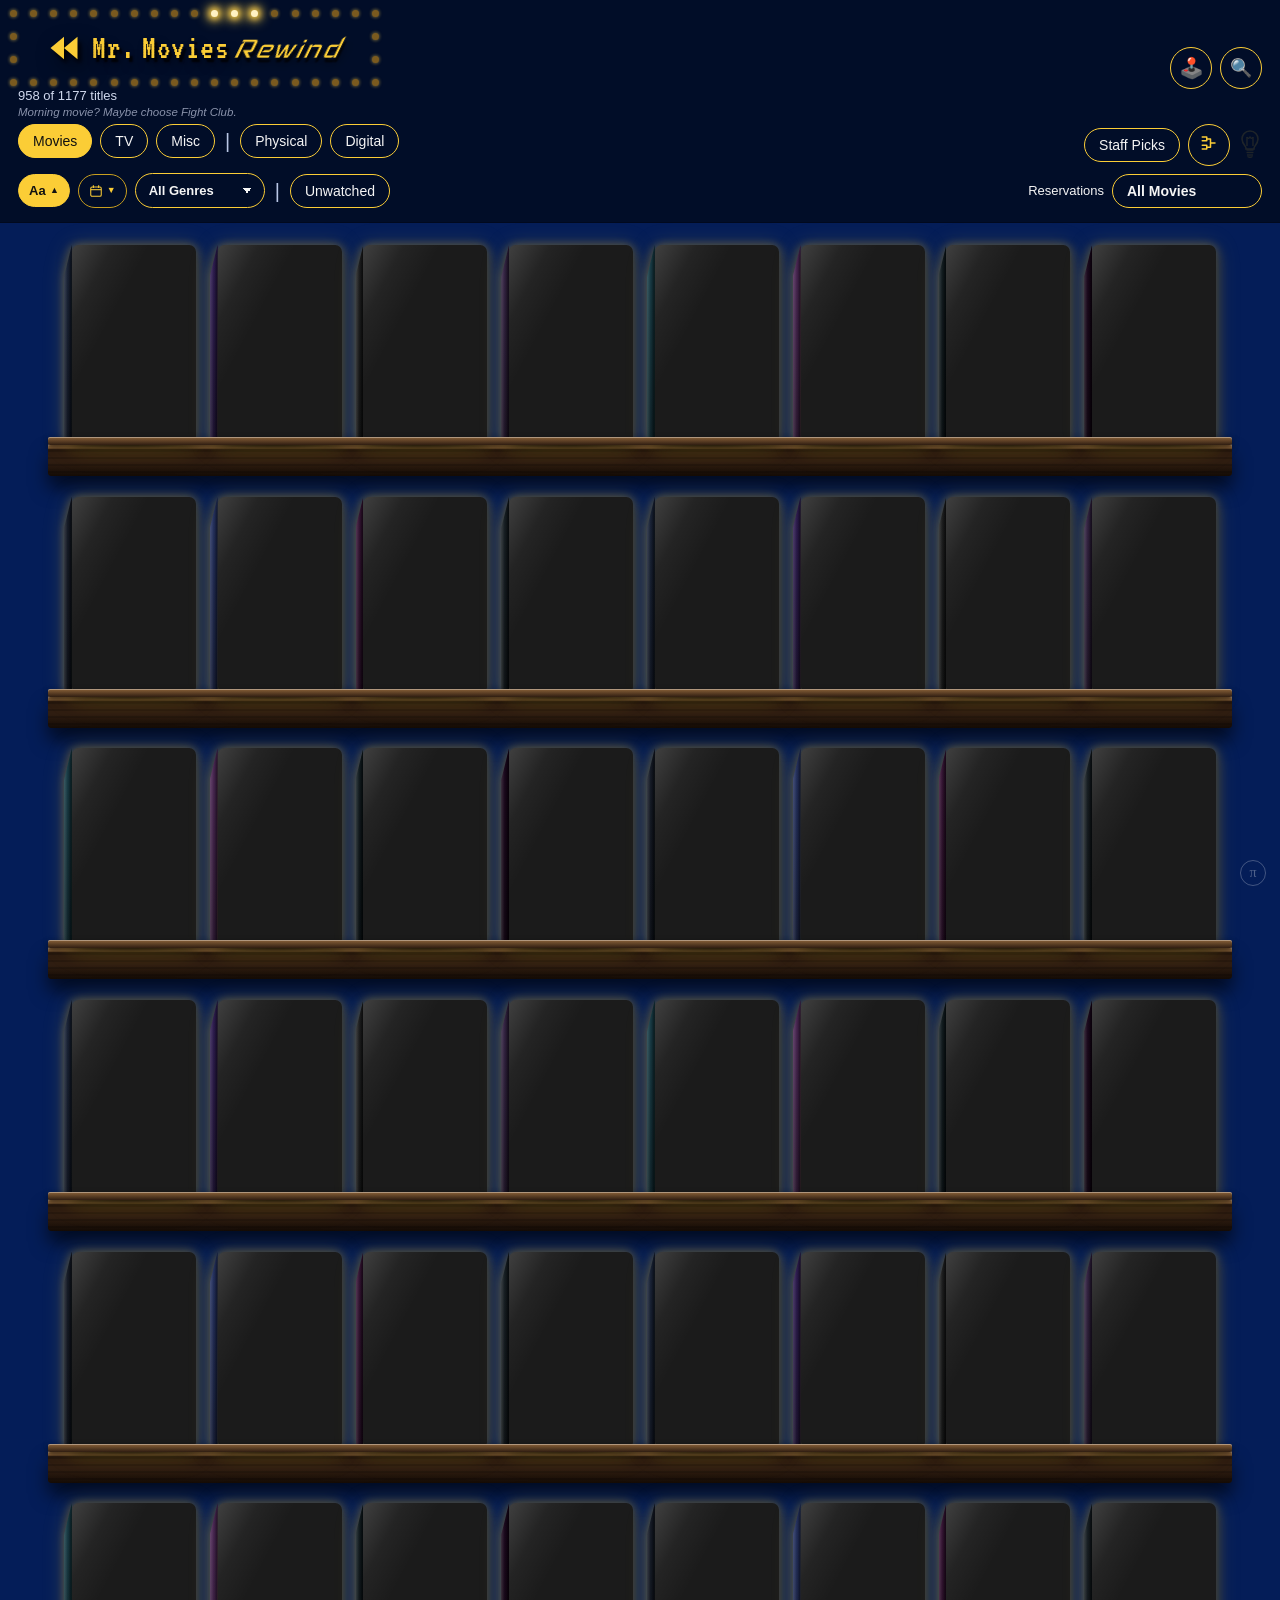
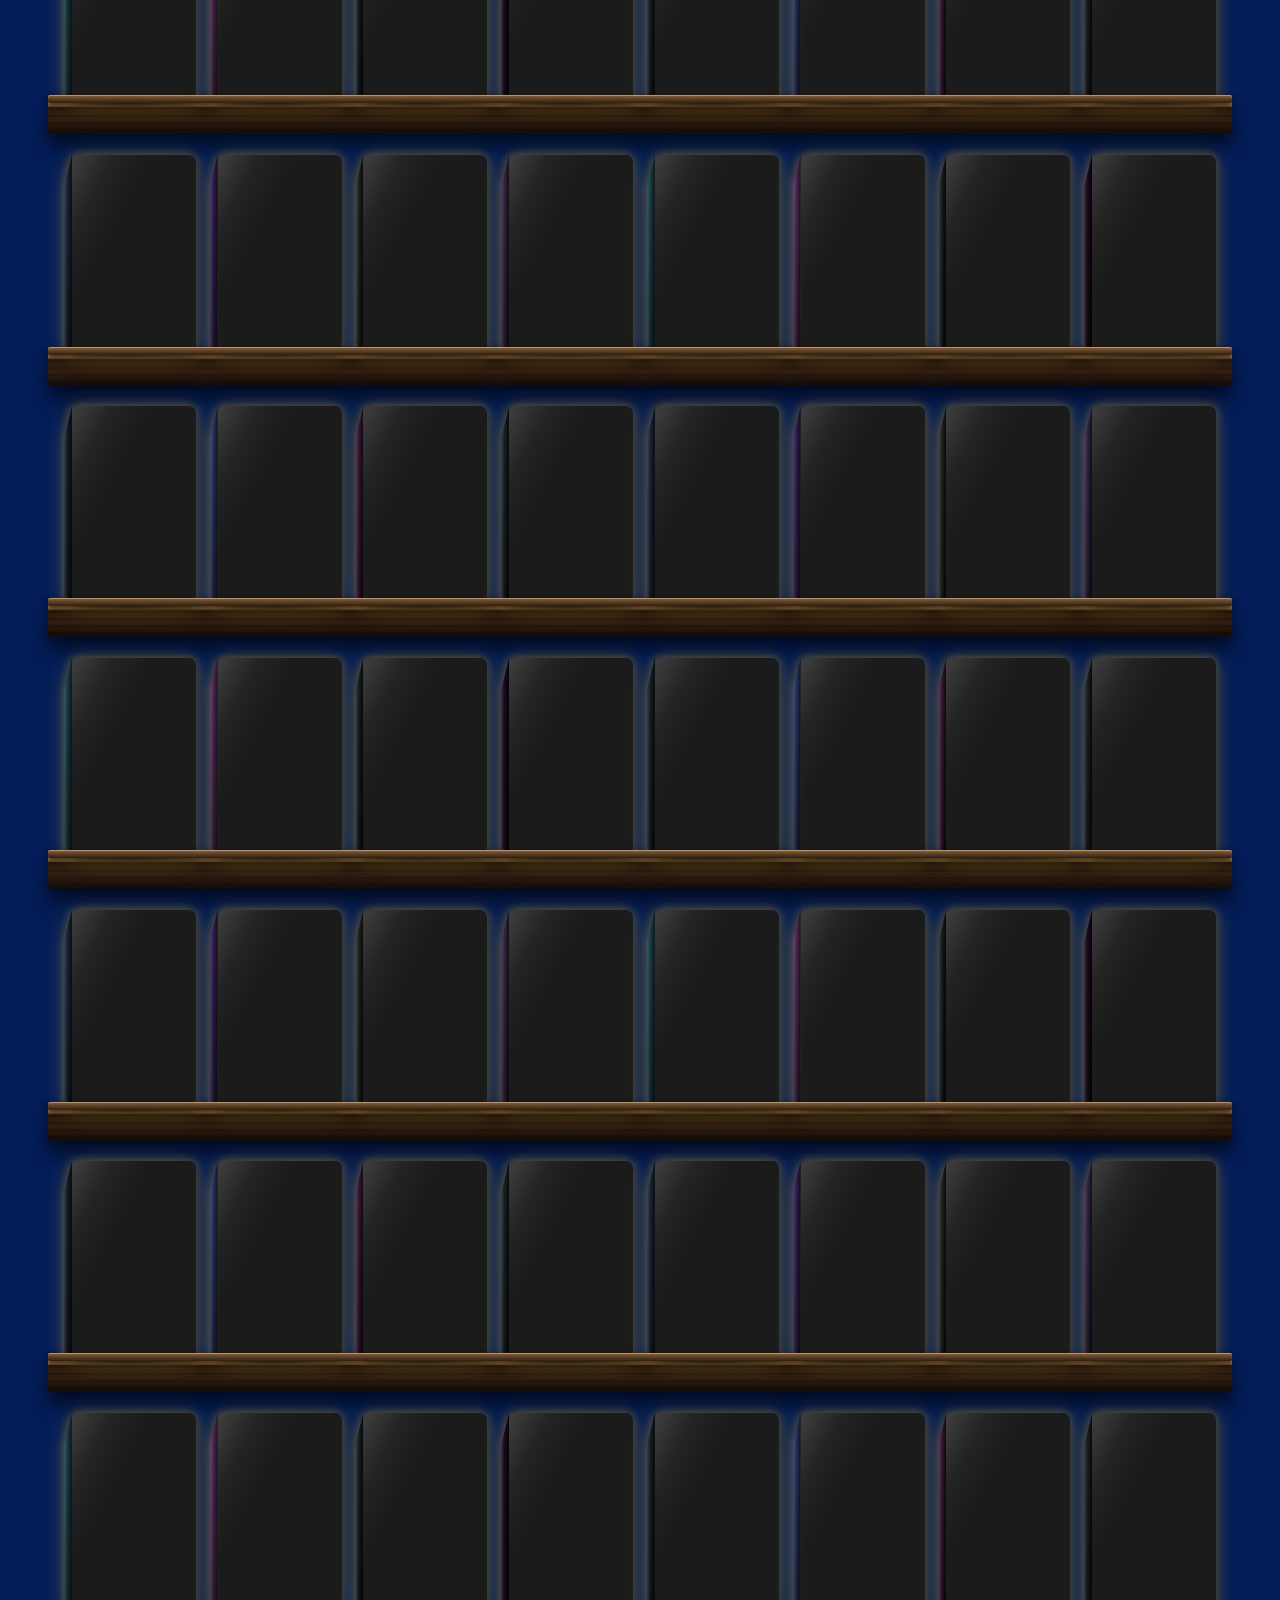
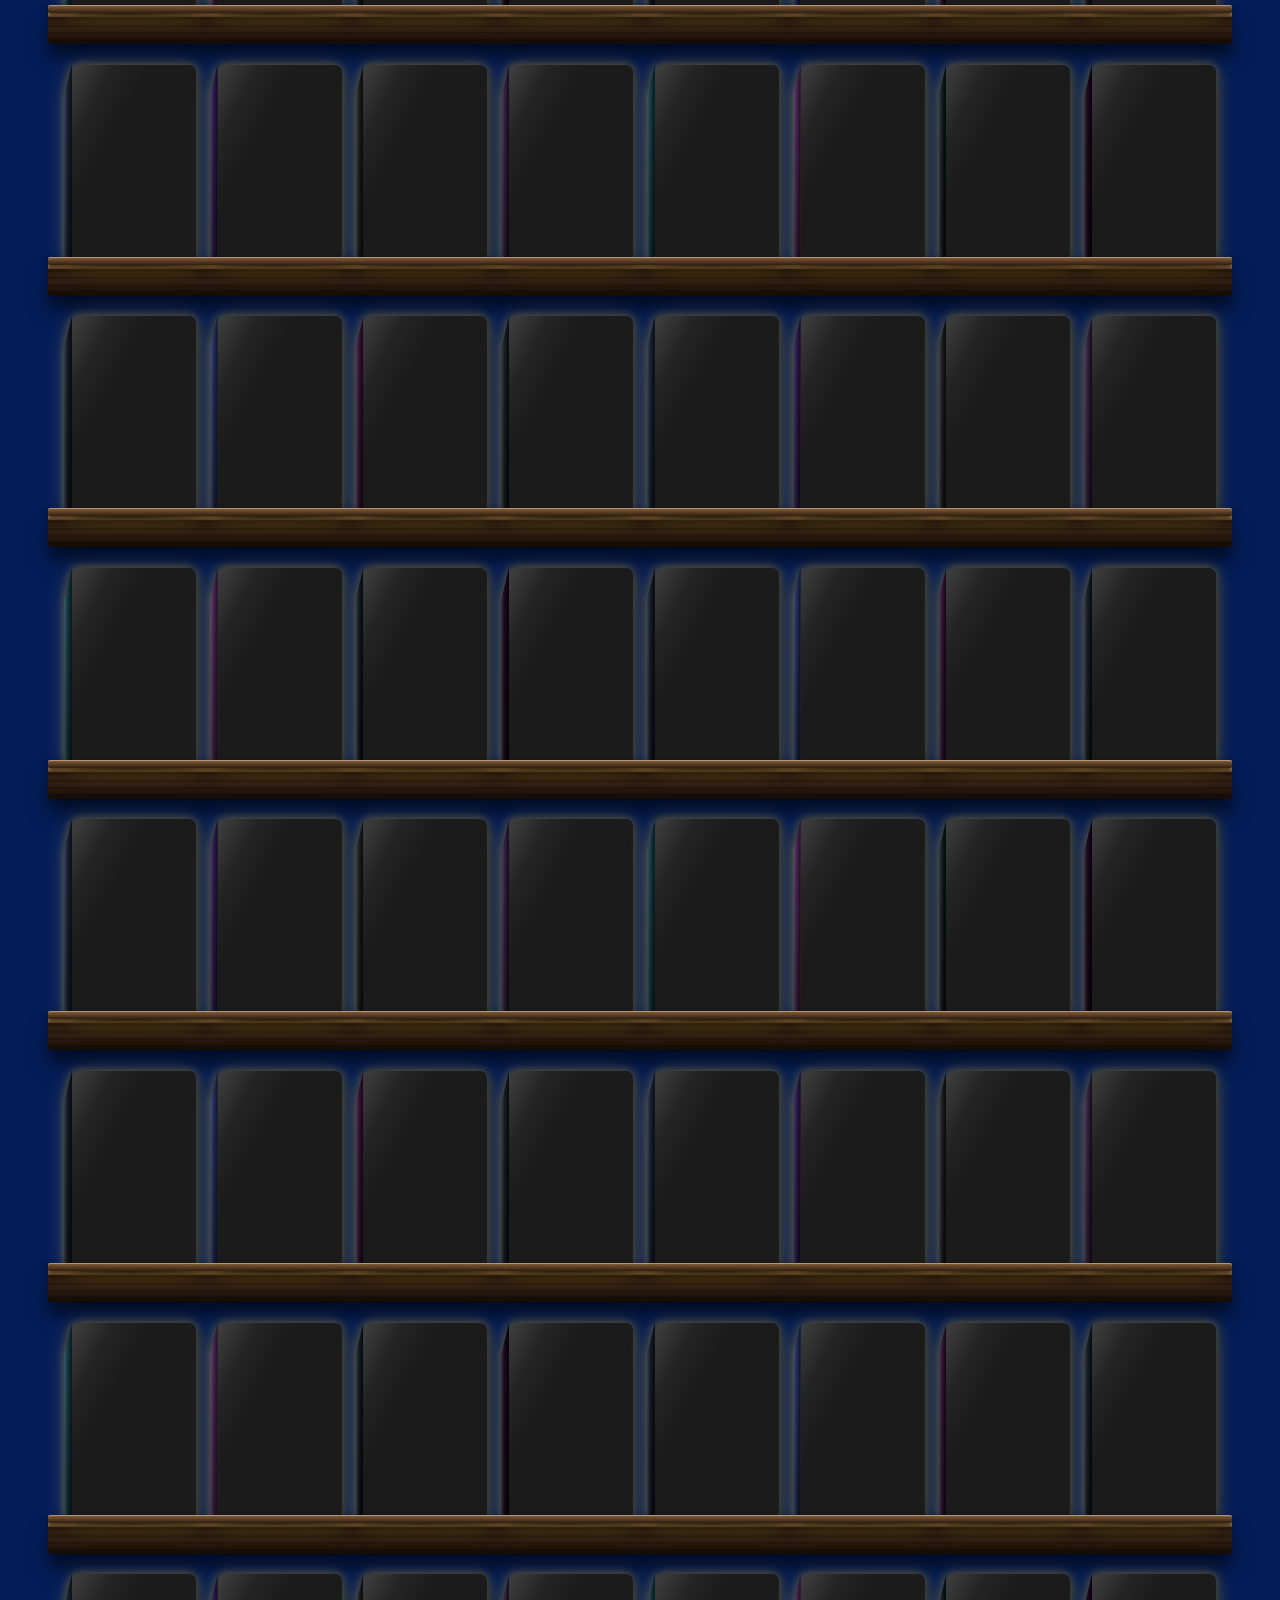
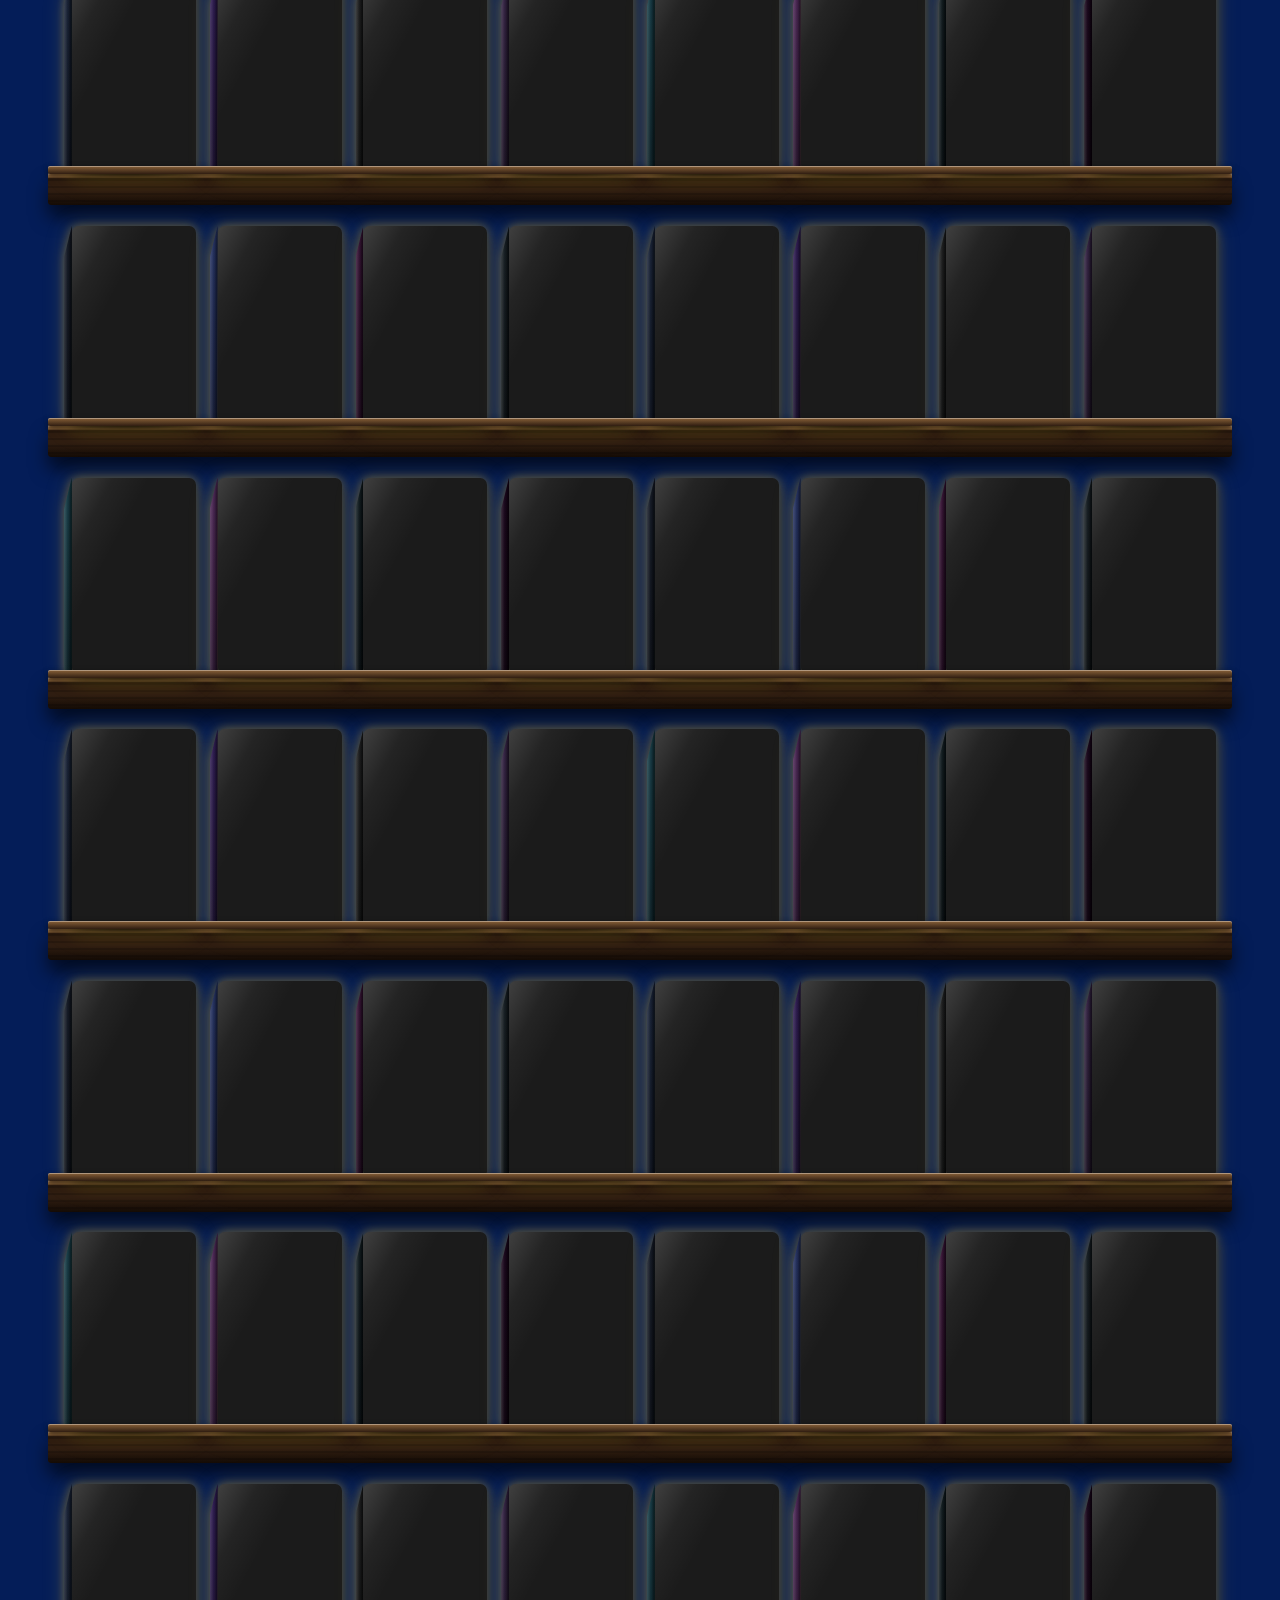
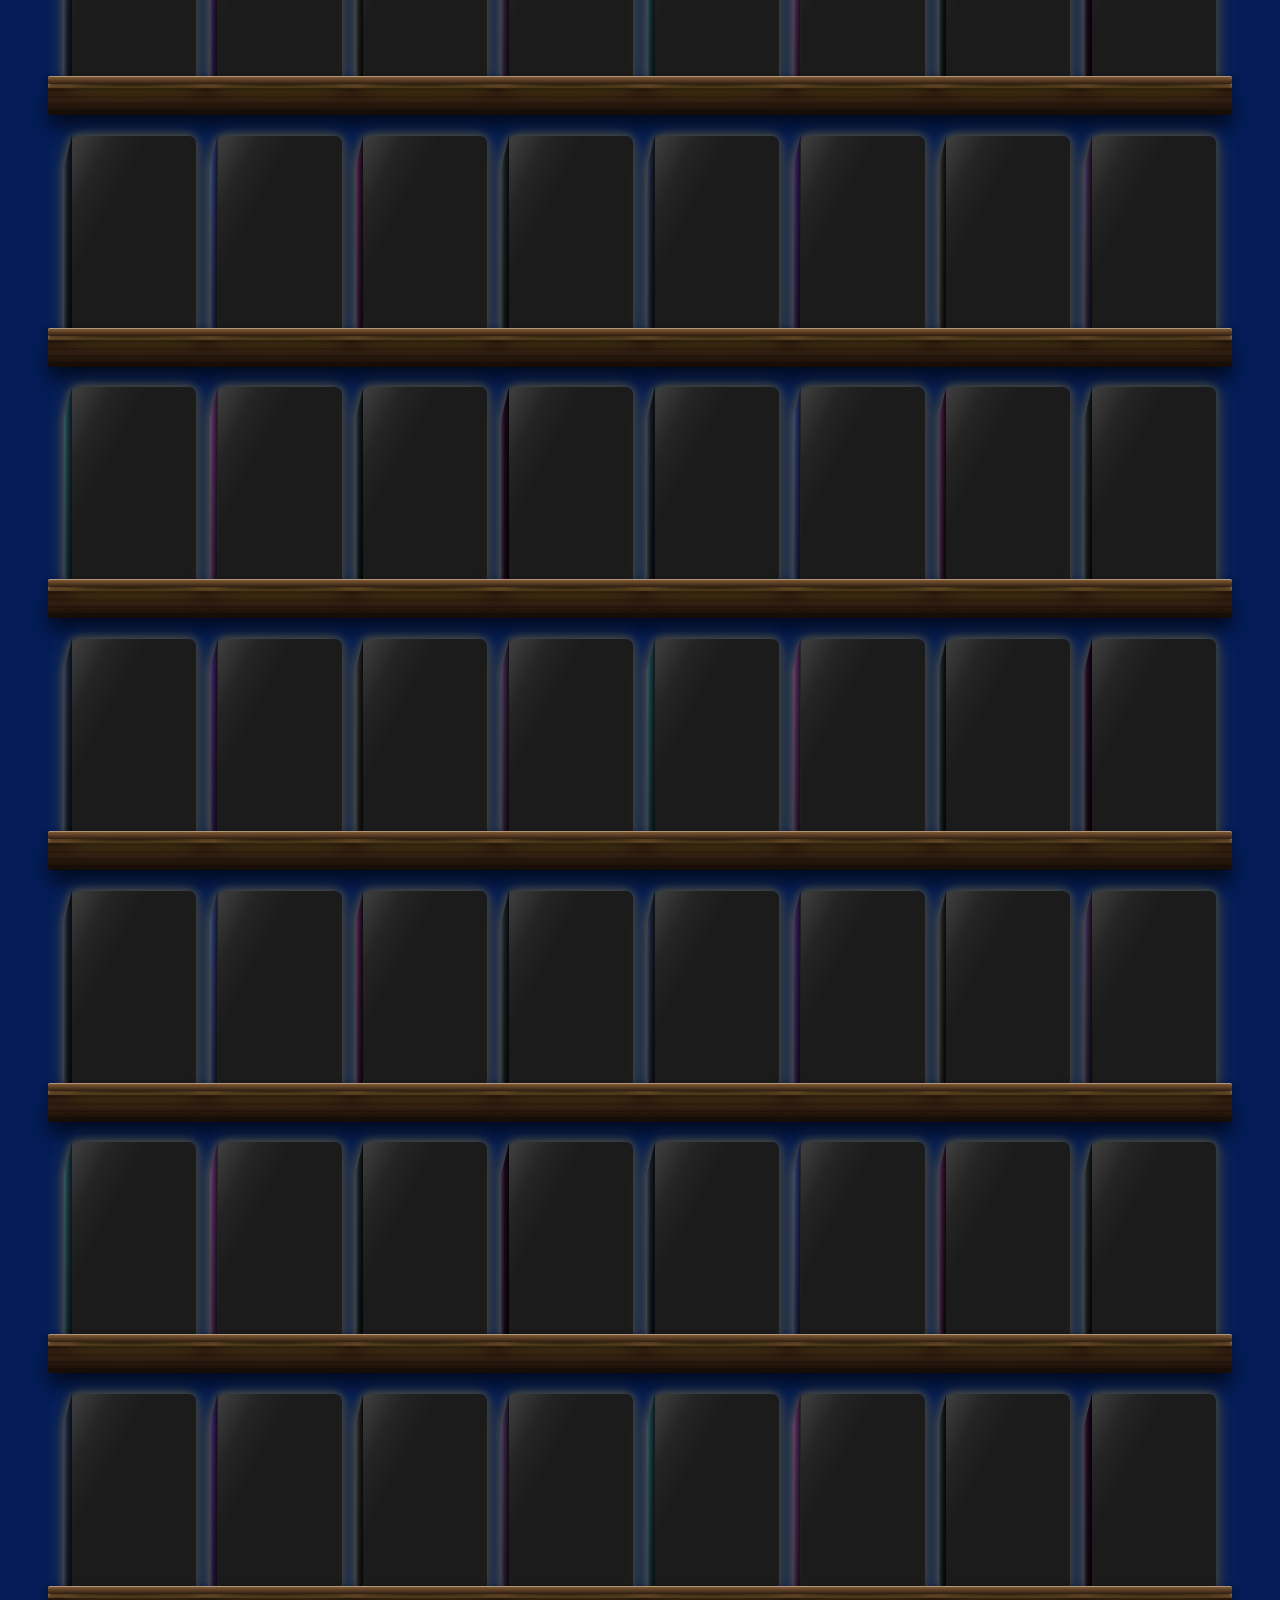
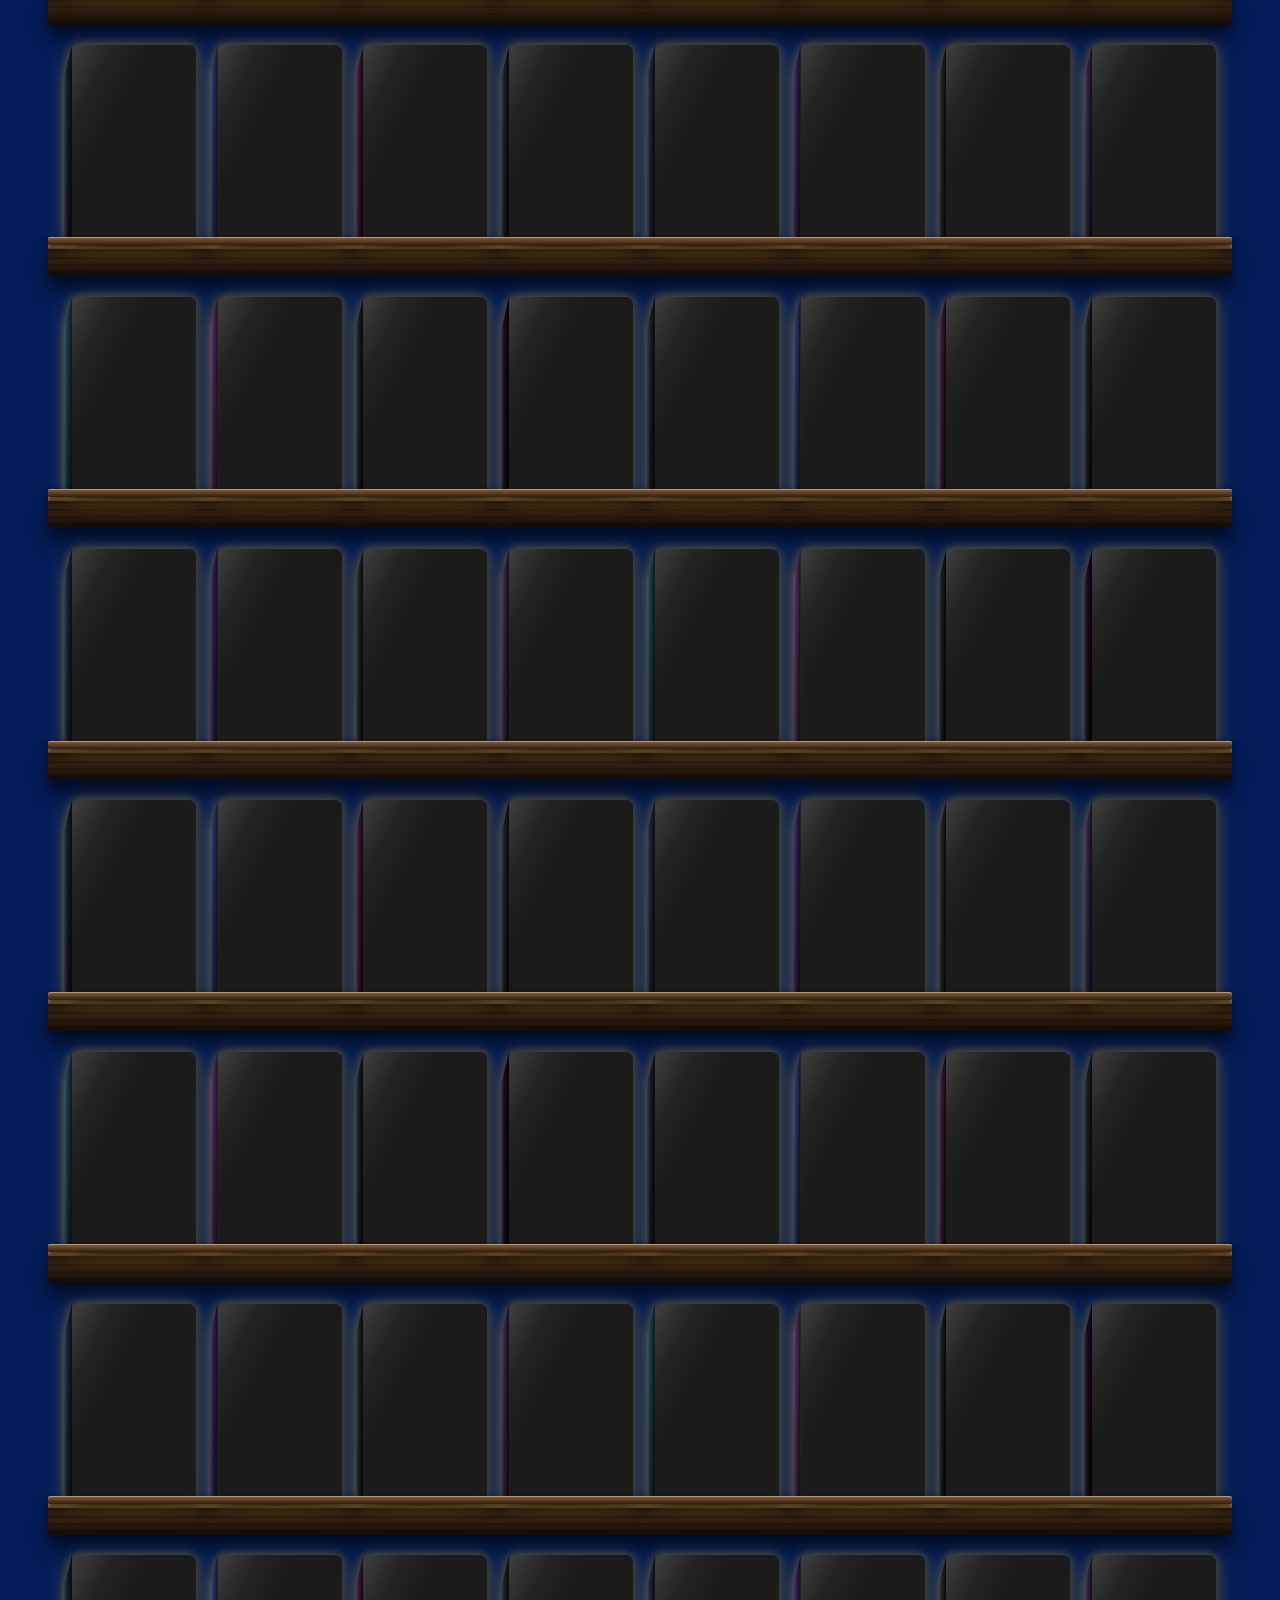
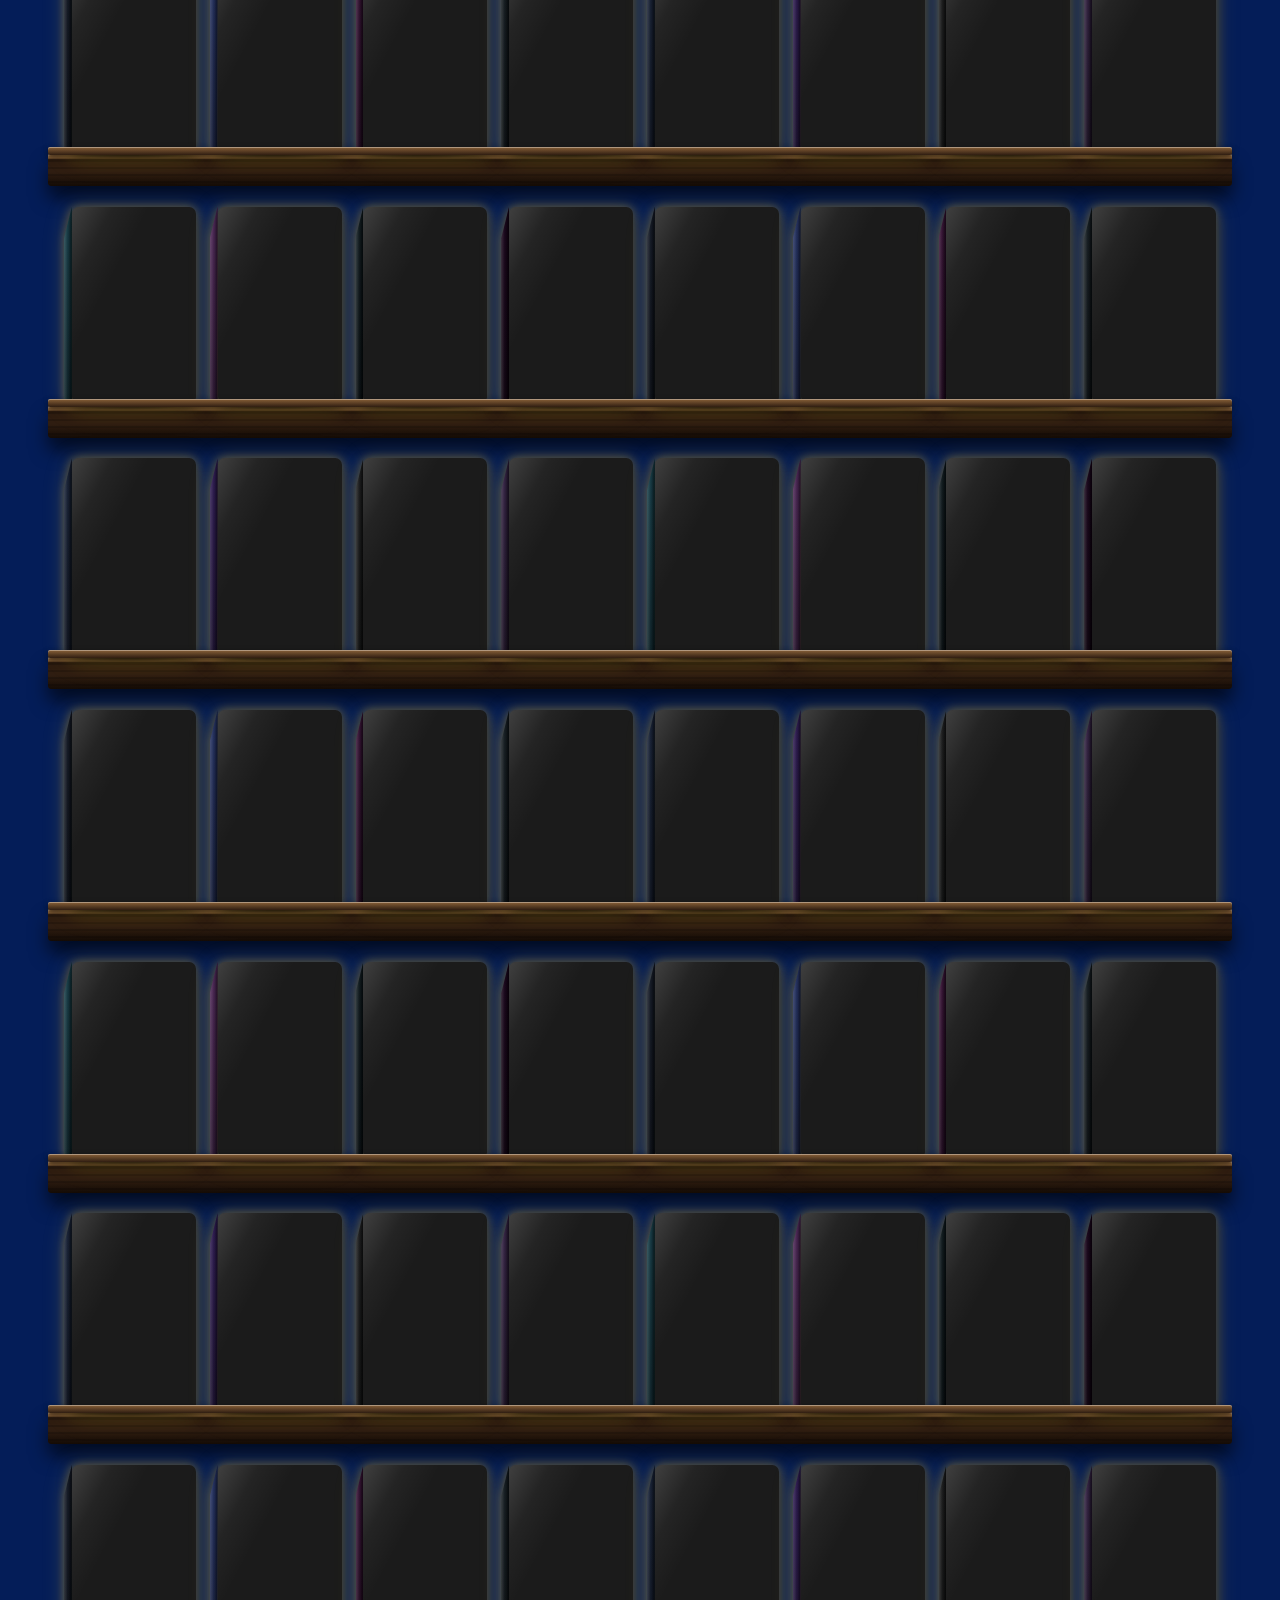
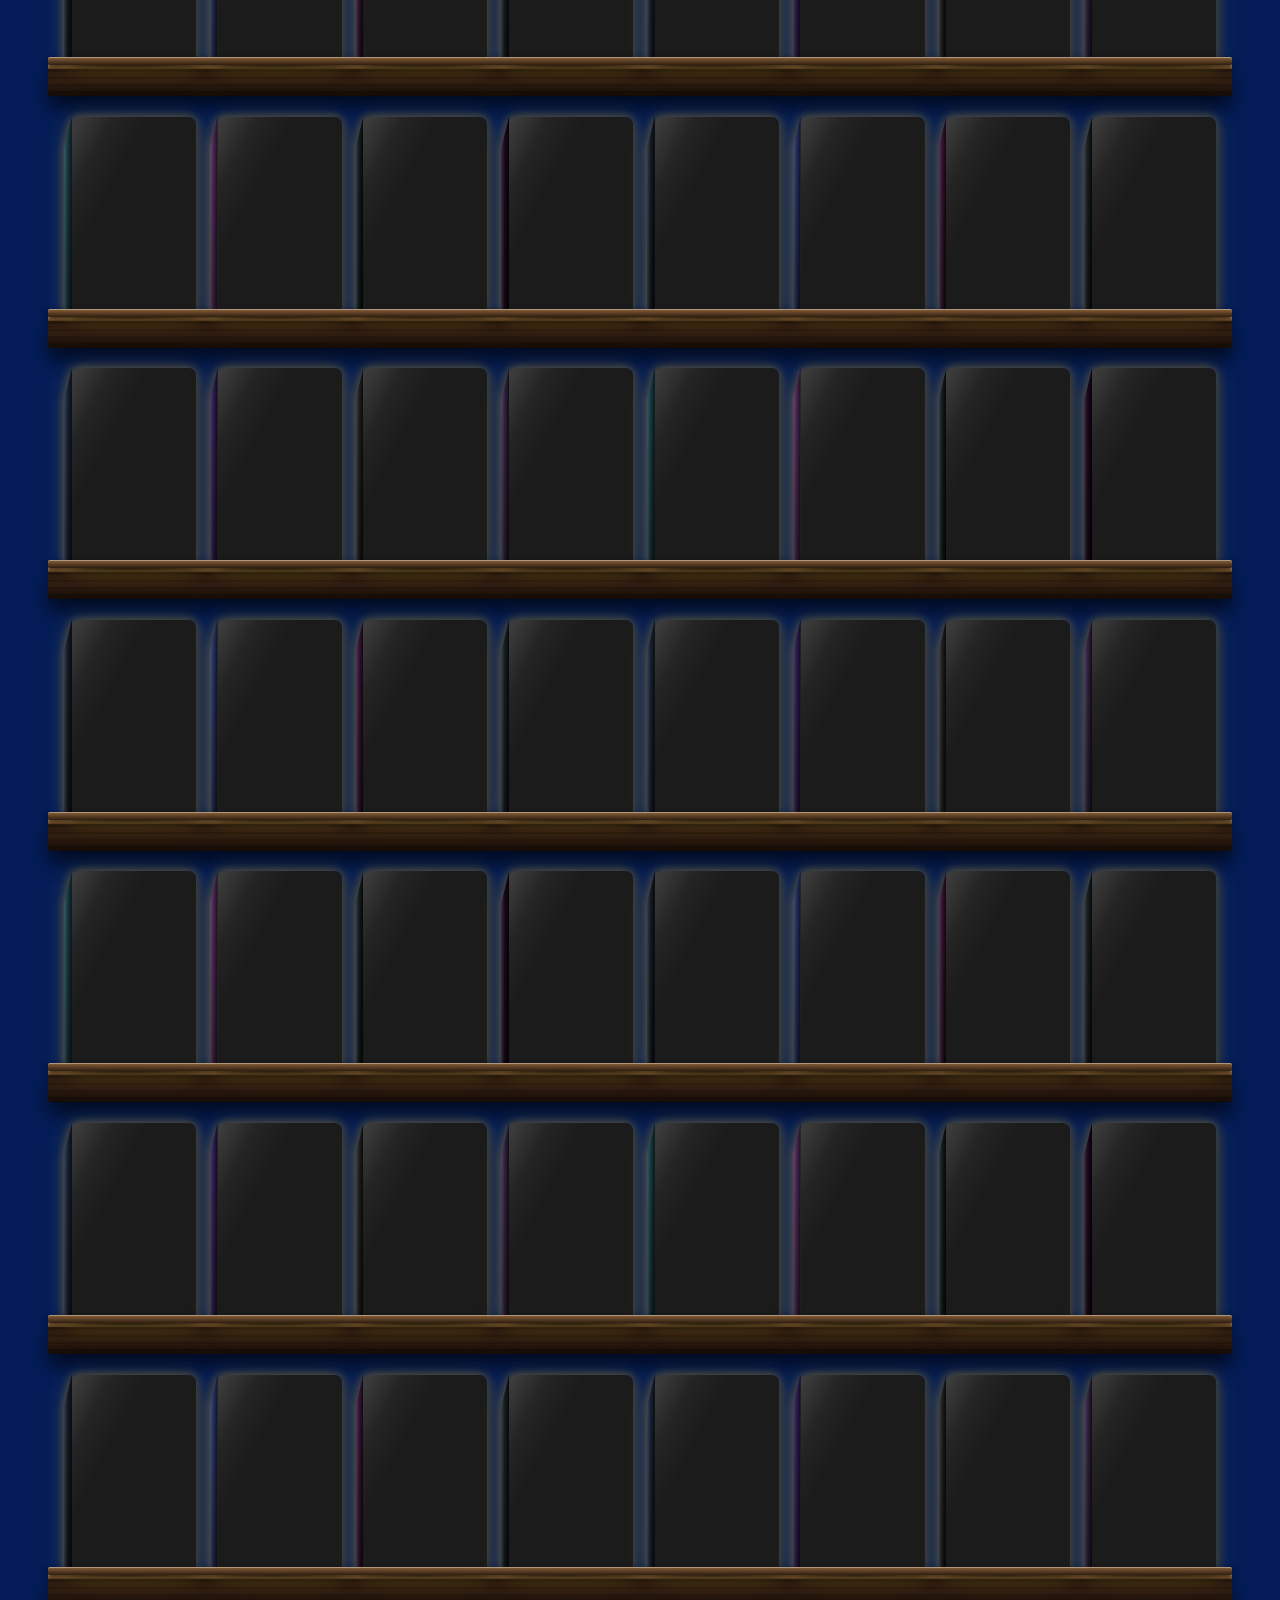
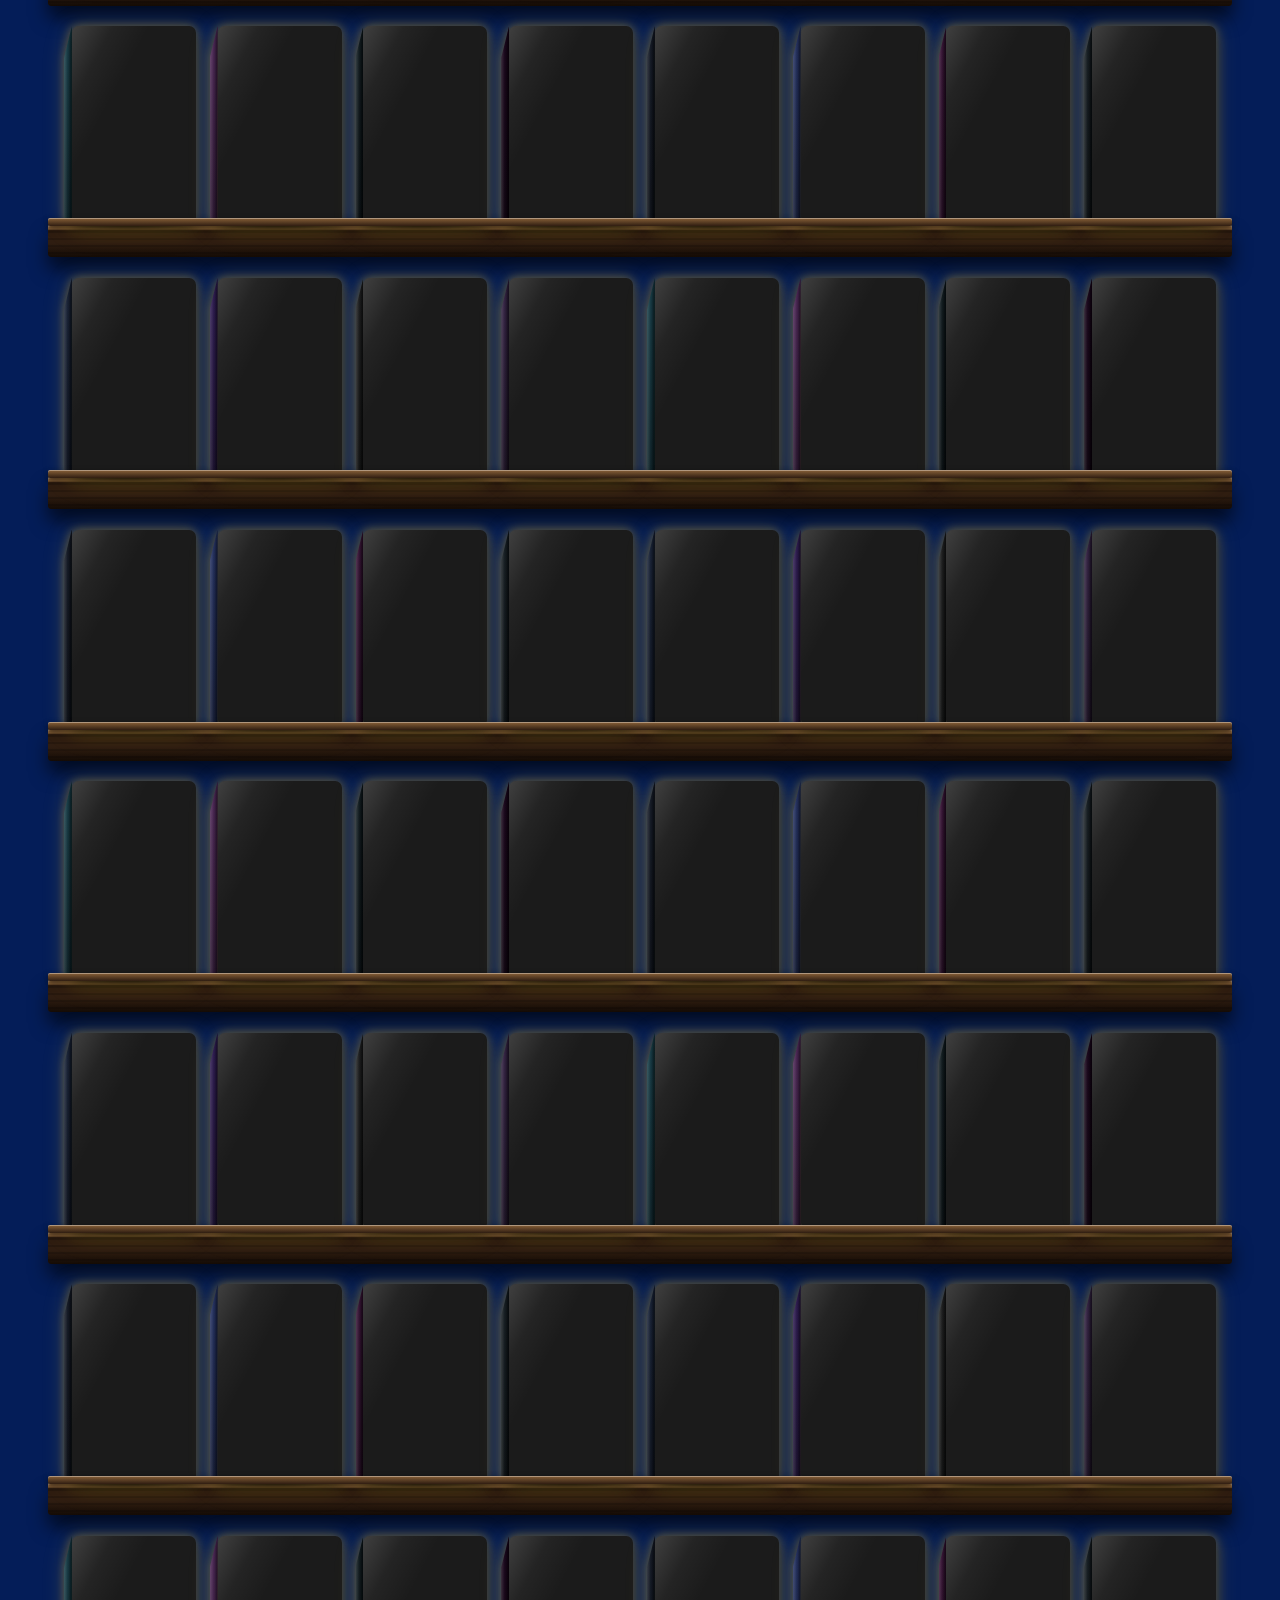
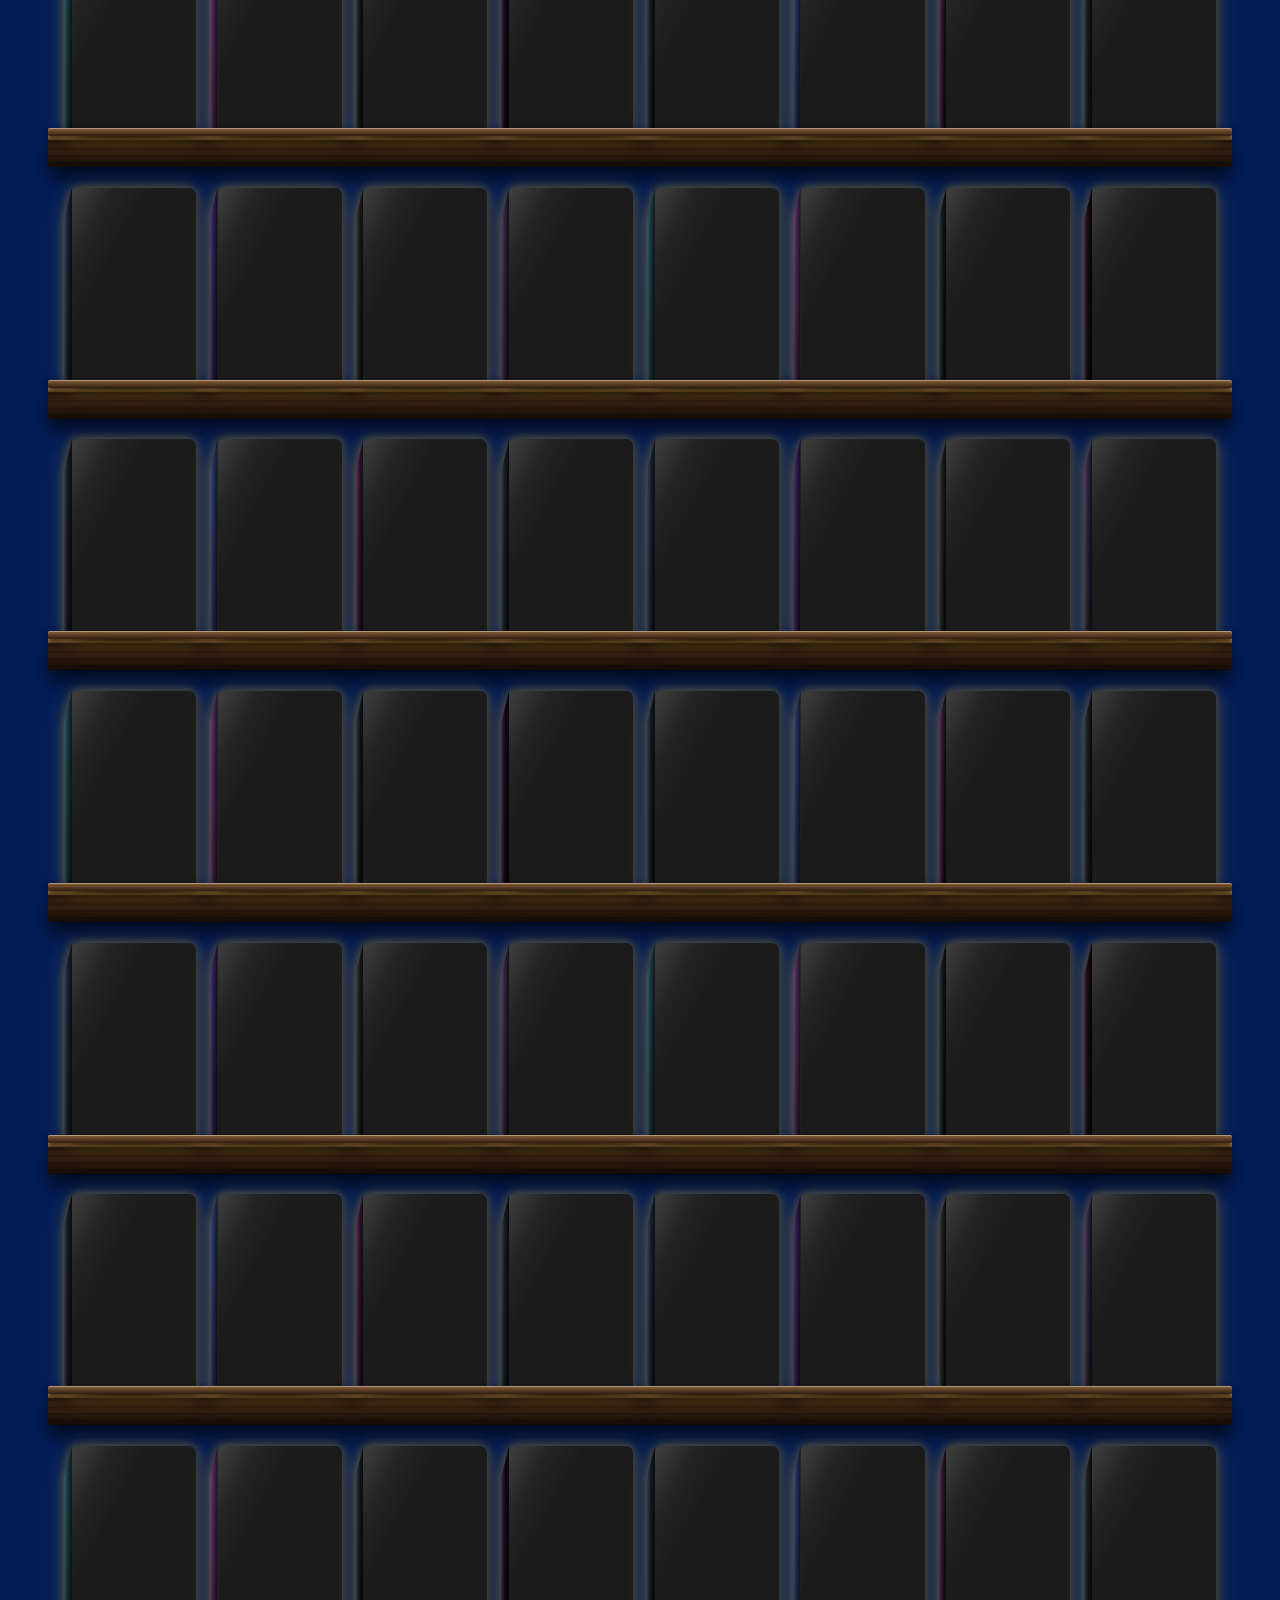
<file: index.html>
<!DOCTYPE html>

<html lang="en">

<head>
  <meta name="robots" content="noindex, nofollow, noarchive">
  <meta charset="UTF-8">
  <meta name="viewport" content="width=device-width, initial-scale=1.0">
  <meta name="theme-color" content="#111111">

  <title>Mr. Movies Rewind</title>

  <link rel="icon" type="image/png" href="images/favicon.png">
  <link rel="apple-touch-icon" href="images/apple-touch-icon.png">

  <link rel="preconnect" href="https://fonts.googleapis.com">
  <link rel="preconnect" href="https://fonts.gstatic.com" crossorigin>
  <link href="https://fonts.googleapis.com/css2?family=VT323&family=Iceland&family=Bangers&family=Alex+Brush&family=MedievalSharp&family=Black+Ops+One&family=Special+Elite&family=Oswald:wght@500;700&family=Kaushan+Script&family=Caveat:wght@600&family=Anton&display=swap" rel="stylesheet">

  <link rel="stylesheet" href="style.css">
</head>

<body class="mobile-filters-open">

<script src="transform-transition.js"></script>

<script>
  (function () {
    if (localStorage.getItem("mrMoviesTheme") === "arcade") {
      document.documentElement.classList.add("theme-arcade");
      document.body.classList.add("theme-arcade");
    }
  })();
</script>

  <header class="site-header">

<div class="header-top">

  <div>
    <div class="marquee-frame">
      <a class="site-title" href="stats.html" data-transform="autobot" title="Collection and tournament stats">

        <svg
          class="site-logo"
          width="36"
          height="36"
          viewBox="0 0 32 32"
          aria-hidden="true"
        >
          <path d="M16 16 L28 6 L28 26 Z" fill="#FBCD36"></path>
          <path d="M4 16 L16 6 L16 26 Z" fill="#FBCD36"></path>
        </svg>

        <h1>Mr. Movies <span class="site-title-rewind">Rewind</span></h1>

      </a>
    </div>
    <p id="movie-count">Loading collection...</p>
    <!--
      Same reset as the button next to the + (Advanced Search)
      button up top - see clearSearchAndAdvancedFilters() in
      app.js - just placed here too since this is often where
      your eye already is when you decide you want back to
      default (looking at the results/count, not back up at a
      search bar you may have already closed). Only shown when
      a search term or an Advanced Search field is active.
    -->
    <button
      type="button"
      id="search-filters-clear-link"
      class="search-filters-clear-link hidden"
    >Clear search &amp; filters</button>
    <!--
      The only exit from "More Like This" - hidden unless
      activeFilters.similarTo is set (see syncSimilarToUI in
      app.js). The rest of the shelf's filter controls (search,
      genre, type/media, etc.) hide entirely while this is
      active - see body.similar-to-mode in style.css - since
      none of them do anything while it's on, so this is the
      one thing left to interact with besides the shelf itself.
    -->
    <button
      type="button"
      id="similar-to-remove-button"
      class="similar-to-remove-button hidden"
    >Remove filter</button>
    <p id="flavor-text" class="flavor-text"></p>
  </div>

<div class="header-icon-buttons">

<button
id="mobile-filters-toggle"
class="icon-button mobile-only-icon active"
aria-label="Show filters"
aria-expanded="true"

>


☰


  </button>

<button
id="theme-toggle"
class="icon-button"
aria-label="Toggle arcade theme"
title="Toggle arcade theme"

>


🕹️


  </button>

<button
id="search-toggle"
class="icon-button"
aria-label="Search"

>


🔍


  </button>

<button
id="coin-slot-button-mobile"
class="coin-slot-button-mobile mobile-only-icon"
aria-label="Insert coin"

>
25&#162;
</button>

<button
id="marquee-reset-button-mobile"
class="marquee-reset-button-mobile mobile-only-icon"
aria-label="Reset marquee lights"

>


💡


  </button>

</div>

</div>

<!-- SEARCH -->

<div
  id="search-area"
  class="search-area hidden"
>

<!--
  The standalone Rated popover that used to live here was
  removed - Rated is now only in the Advanced Search panel
  (see the "Rated" section inside #advanced-search-panel
  below), since it's a rarely-used filter that didn't need
  its own dedicated spot next to the search box. The advanced
  panel's checkboxes still write/read the same
  activeFilters.rated the popover used to - see
  syncRatedFilterCheckboxes in app.js.
-->

<div class="search-input-wrapper">

<input
type="search"
id="search-input"
placeholder="Search movies..."
autocomplete="off"

>

<button
type="button"
id="search-clear-button"
class="search-clear-button hidden"
aria-label="Clear search"
>&times;</button>

</div>

<button
  type="button"
  id="advanced-search-toggle"
  class="advanced-search-toggle"
  aria-expanded="false"
  aria-haspopup="true"
  aria-label="Advanced search"
  title="Advanced search"
>
  <span id="advanced-search-toggle-icon">+</span>
  <span
    id="advanced-search-count"
    class="advanced-search-count hidden"
  ></span>
</button>

<!--
  Only appears once a search term or an Advanced Search field is
  actually active - stays out of the way otherwise. Resets the
  search box AND everything inside the Advanced Search panel
  (Rated, Genres, Where to find it, actor/director/year/runtime,
  Watched status) in one tap, without needing to open the panel
  first just to reach its own Clear button. See
  clearSearchAndAdvancedFilters() in app.js - a second control
  doing the exact same thing also sits next to the results count
  below, for whichever one is more convenient to reach.
-->

<button
  type="button"
  id="search-filters-reset-button"
  class="search-filters-reset-button hidden"
  aria-label="Clear search and filters"
  title="Clear search and filters"
>&times;</button>

<!--
  ADVANCED SEARCH PANEL

  Off by default, opened only via the + button next to the
  search box. Every field here writes into
  activeFilters.advanced and combines (AND) with whatever
  else is active, same as every other filter. The Rated
  checkboxes below are the site's only Rated filter now (a
  separate standalone popover used to sit next to the search
  box too, but was removed as redundant clutter for something
  rarely used) - see syncRatedFilterCheckboxes in app.js. Note
  Rated writes into the top-level activeFilters.rated, not
  activeFilters.advanced, since it predates this panel and
  other code still reads it from there. Genre/category tags are
  a separate, additive multi-select (activeFilters.advanced.tags)
  since the top Genre dropdown and category buttons are
  single-select and stay as-is.
-->

<div
  id="advanced-search-panel"
  class="advanced-search-panel hidden"
>

  <div class="advanced-search-header">
    <span>Advanced search</span>
    <button
      type="button"
      id="advanced-search-clear"
      class="advanced-search-clear"
    >Clear</button>
  </div>

  <div class="advanced-search-grid">

    <label class="advanced-search-field">
      <span>Actor</span>
      <input
        type="text"
        id="advanced-actor-input"
        placeholder="e.g. Tom Hanks"
        autocomplete="off"
      >
    </label>

    <label class="advanced-search-field">
      <span>Director</span>
      <input
        type="text"
        id="advanced-director-input"
        placeholder="e.g. Spielberg"
        autocomplete="off"
      >
    </label>

    <div class="advanced-search-field advanced-search-range">
      <span>Year</span>
      <div class="advanced-search-range-inputs">
        <input
          type="number"
          id="advanced-year-min"
          placeholder="From"
          inputmode="numeric"
        >
        <span class="advanced-search-range-sep">&ndash;</span>
        <input
          type="number"
          id="advanced-year-max"
          placeholder="To"
          inputmode="numeric"
        >
      </div>
    </div>

    <div class="advanced-search-field advanced-search-range">
      <span>Runtime (min)</span>
      <div class="advanced-search-range-inputs">
        <input
          type="number"
          id="advanced-runtime-min"
          placeholder="From"
          inputmode="numeric"
        >
        <span class="advanced-search-range-sep">&ndash;</span>
        <input
          type="number"
          id="advanced-runtime-max"
          placeholder="To"
          inputmode="numeric"
        >
      </div>
    </div>

  </div>

  <div class="advanced-search-checkbox-section">

    <button type="button" class="advanced-search-collapsible-header" aria-expanded="false" data-section="rated">
      <span class="advanced-search-collapsible-chevron" aria-hidden="true"></span>
      <span class="advanced-search-subheading">Rated</span>
      <span class="advanced-search-section-count hidden">0</span>
    </button>

    <div class="advanced-search-checkbox-row advanced-search-outline-box advanced-search-collapsible-content hidden">

      <label class="rated-filter-row">
        <input type="checkbox" value="G" class="rated-filter-checkbox">
        <span class="rated-filter-box"></span>
        G
      </label>

      <label class="rated-filter-row">
        <input type="checkbox" value="PG" class="rated-filter-checkbox">
        <span class="rated-filter-box"></span>
        PG
      </label>

      <label class="rated-filter-row">
        <input type="checkbox" value="PG-13" class="rated-filter-checkbox">
        <span class="rated-filter-box"></span>
        PG-13
      </label>

      <label class="rated-filter-row">
        <input type="checkbox" value="R" class="rated-filter-checkbox">
        <span class="rated-filter-box"></span>
        R
      </label>

      <label class="rated-filter-row">
        <input type="checkbox" value="NC-17" class="rated-filter-checkbox">
        <span class="rated-filter-box"></span>
        NC-17
      </label>

      <label class="rated-filter-row">
        <input type="checkbox" value="NR" class="rated-filter-checkbox">
        <span class="rated-filter-box"></span>
        NR
      </label>

    </div>

  </div>

  <div class="advanced-search-checkbox-section">

    <button type="button" class="advanced-search-collapsible-header" aria-expanded="false" data-section="genres">
      <span class="advanced-search-collapsible-chevron" aria-hidden="true"></span>
      <span class="advanced-search-subheading">Genres &amp; categories</span>
      <span class="advanced-search-section-count hidden">0</span>
    </button>

    <div class="advanced-search-checkbox-row advanced-search-outline-box advanced-search-collapsible-content hidden">

      <label class="rated-filter-row">
        <input type="checkbox" value="action" class="advanced-tag-checkbox">
        <span class="rated-filter-box"></span>
        Action
      </label>

      <label class="rated-filter-row">
        <input type="checkbox" value="classic" class="advanced-tag-checkbox">
        <span class="rated-filter-box"></span>
        Classic
      </label>

      <label class="rated-filter-row">
        <input type="checkbox" value="comedy" class="advanced-tag-checkbox">
        <span class="rated-filter-box"></span>
        Comedy
      </label>

      <label class="rated-filter-row">
        <input type="checkbox" value="drama" class="advanced-tag-checkbox">
        <span class="rated-filter-box"></span>
        Drama
      </label>

      <label class="rated-filter-row">
        <input type="checkbox" value="horror" class="advanced-tag-checkbox">
        <span class="rated-filter-box"></span>
        Horror
      </label>

      <label class="rated-filter-row">
        <input type="checkbox" value="rom-com" class="advanced-tag-checkbox">
        <span class="rated-filter-box"></span>
        Rom-Com
      </label>

      <label class="rated-filter-row">
        <input type="checkbox" value="thriller" class="advanced-tag-checkbox">
        <span class="rated-filter-box"></span>
        Thriller
      </label>

      <!--
        Added after checking actual genre counts in movies.js -
        these all clear 25+ real entries (Adventure/Crime/
        Romance/Family/Fantasy easily outnumber Horror).
        Animation is left out on purpose - it's now hidden from
        every view except the Genre dropdown's own "Animated"
        option (see the ANIMATED check in getFilteredMovies() in
        app.js), so a multi-select checkbox here would fight
        with that exclusion rather than combine with it.
      -->

      <label class="rated-filter-row">
        <input type="checkbox" value="adventure" class="advanced-tag-checkbox">
        <span class="rated-filter-box"></span>
        Adventure
      </label>

      <label class="rated-filter-row">
        <input type="checkbox" value="crime" class="advanced-tag-checkbox">
        <span class="rated-filter-box"></span>
        Crime
      </label>

      <label class="rated-filter-row">
        <input type="checkbox" value="romance" class="advanced-tag-checkbox">
        <span class="rated-filter-box"></span>
        Romance
      </label>

      <label class="rated-filter-row">
        <input type="checkbox" value="family" class="advanced-tag-checkbox">
        <span class="rated-filter-box"></span>
        Family
      </label>

      <label class="rated-filter-row">
        <input type="checkbox" value="fantasy" class="advanced-tag-checkbox">
        <span class="rated-filter-box"></span>
        Fantasy
      </label>

      <label class="rated-filter-row">
        <input type="checkbox" value="science-fiction" class="advanced-tag-checkbox">
        <span class="rated-filter-box"></span>
        Sci-Fi
      </label>

      <label class="rated-filter-row">
        <input type="checkbox" value="mystery" class="advanced-tag-checkbox">
        <span class="rated-filter-box"></span>
        Mystery
      </label>

      <label class="rated-filter-row">
        <input type="checkbox" value="music" class="advanced-tag-checkbox">
        <span class="rated-filter-box"></span>
        Music
      </label>

      <label class="rated-filter-row">
        <input type="checkbox" value="christmas" class="advanced-tag-checkbox">
        <span class="rated-filter-box"></span>
        Christmas
      </label>

      <label class="rated-filter-row">
        <input type="checkbox" value="baseball" class="advanced-tag-checkbox">
        <span class="rated-filter-box"></span>
        Baseball
      </label>

    </div>

  </div>

  <div class="advanced-search-checkbox-section">

    <button type="button" class="advanced-search-collapsible-header" aria-expanded="false" data-section="availability">
      <span class="advanced-search-collapsible-chevron" aria-hidden="true"></span>
      <span class="advanced-search-subheading">Where to find it</span>
      <span class="advanced-search-section-count hidden">0</span>
    </button>

    <!--
      OR, not AND, unlike Genres & categories above - checking
      Digital and Netflix means either one, same logic as Rated.
      Physical/Digital read the movie's own fields; everything
      else is a streaming service name checked against
      wishlistStreaming/catalogStreaming (see
      movieMatchesAdvancedAvailability in app.js) - the exact
      same expanded whitelist the case-back Stream tab uses.
    -->

    <div class="advanced-search-collapsible-content hidden">

      <!--
        Ownership comes first and isn't alphabetized on purpose -
        Physical then Digital reflects how you own it, not a
        streaming service at all, so it's kept separate from and
        above both service groups below.
      -->

      <div class="advanced-availability-ownership advanced-search-outline-box">

        <label class="rated-filter-row">
          <input type="checkbox" value="physical" class="advanced-availability-checkbox">
          <span class="rated-filter-box"></span>
          Physical
        </label>

        <label class="rated-filter-row">
          <input type="checkbox" value="digital" class="advanced-availability-checkbox">
          <span class="rated-filter-box"></span>
          Digital
        </label>

      </div>

      <!--
        The original 8-service whitelist this collection was
        built around, alphabetized within its own outlined box so
        it stands apart from the wider list added later below.
      -->

      <div class="advanced-availability-group">

        <span class="advanced-availability-group-label">Preferred</span>

        <div class="advanced-search-checkbox-row">

          <label class="rated-filter-row">
            <input type="checkbox" value="Amazon Prime Video" class="advanced-availability-checkbox">
            <span class="rated-filter-box"></span>
            Prime Video
          </label>

          <label class="rated-filter-row">
            <input type="checkbox" value="Amazon Rental" class="advanced-availability-checkbox">
            <span class="rated-filter-box"></span>
            Amazon Rental
          </label>

          <label class="rated-filter-row">
            <input type="checkbox" value="Disney+" class="advanced-availability-checkbox">
            <span class="rated-filter-box"></span>
            Disney+
          </label>

          <label class="rated-filter-row">
            <input type="checkbox" value="HBO Max" class="advanced-availability-checkbox">
            <span class="rated-filter-box"></span>
            HBO Max
          </label>

          <label class="rated-filter-row">
            <input type="checkbox" value="Hulu" class="advanced-availability-checkbox">
            <span class="rated-filter-box"></span>
            Hulu
          </label>

          <label class="rated-filter-row">
            <input type="checkbox" value="Kanopy" class="advanced-availability-checkbox">
            <span class="rated-filter-box"></span>
            Kanopy
          </label>

          <label class="rated-filter-row">
            <input type="checkbox" value="Netflix" class="advanced-availability-checkbox">
            <span class="rated-filter-box"></span>
            Netflix
          </label>

          <label class="rated-filter-row">
            <input type="checkbox" value="Peacock" class="advanced-availability-checkbox">
            <span class="rated-filter-box"></span>
            Peacock
          </label>

        </div>

      </div>

      <!--
        The wider list added afterward, alphabetized in its own
        outlined box (OR logic across everything in this whole
        section still applies the same regardless of which box a
        checkbox lives in - see movieMatchesAdvancedAvailability
        in app.js).
      -->

      <div class="advanced-availability-group">

        <span class="advanced-availability-group-label">More streaming services</span>

        <div class="advanced-search-checkbox-row">

          <label class="rated-filter-row">
            <input type="checkbox" value="AMC+" class="advanced-availability-checkbox">
            <span class="rated-filter-box"></span>
            AMC+
          </label>

          <label class="rated-filter-row">
            <input type="checkbox" value="Apple TV+" class="advanced-availability-checkbox">
            <span class="rated-filter-box"></span>
            Apple TV+
          </label>

          <label class="rated-filter-row">
            <input type="checkbox" value="Crackle" class="advanced-availability-checkbox">
            <span class="rated-filter-box"></span>
            Crackle
          </label>

          <label class="rated-filter-row">
            <input type="checkbox" value="MGM+" class="advanced-availability-checkbox">
            <span class="rated-filter-box"></span>
            MGM+
          </label>

          <label class="rated-filter-row">
            <input type="checkbox" value="Paramount+" class="advanced-availability-checkbox">
            <span class="rated-filter-box"></span>
            Paramount+
          </label>

          <label class="rated-filter-row">
            <input type="checkbox" value="Pluto TV" class="advanced-availability-checkbox">
            <span class="rated-filter-box"></span>
            Pluto TV
          </label>

          <label class="rated-filter-row">
            <input type="checkbox" value="Showtime" class="advanced-availability-checkbox">
            <span class="rated-filter-box"></span>
            Showtime
          </label>

          <label class="rated-filter-row">
            <input type="checkbox" value="Starz" class="advanced-availability-checkbox">
            <span class="rated-filter-box"></span>
            Starz
          </label>

          <label class="rated-filter-row">
            <input type="checkbox" value="The Roku Channel" class="advanced-availability-checkbox">
            <span class="rated-filter-box"></span>
            Roku Channel
          </label>

          <label class="rated-filter-row">
            <input type="checkbox" value="Tubi" class="advanced-availability-checkbox">
            <span class="rated-filter-box"></span>
            Tubi
          </label>

          <label class="rated-filter-row">
            <input type="checkbox" value="YouTube" class="advanced-availability-checkbox">
            <span class="rated-filter-box"></span>
            YouTube
          </label>

        </div>

      </div>

    </div>

  </div>

  <div class="advanced-search-checkbox-section">

    <span class="advanced-search-subheading">Watched status</span>

    <div class="advanced-search-checkbox-row">

      <label class="rated-filter-row">
        <input type="checkbox" class="unwatched-filter-checkbox">
        <span class="rated-filter-box"></span>
        Unwatched
      </label>

    </div>

  </div>

  <div class="advanced-search-footer">
    <button
      type="button"
      id="advanced-search-submit"
      class="advanced-search-submit"
    >Apply</button>
  </div>

</div>

</div>

<!-- FILTERS -->

<nav
  class="filters"
  aria-label="Collection filters"
>

  <!-- =====================================================
       ROW 1: TYPE + MEDIA (left)
       STAFF PICKS / SHOW ALL + RESERVATIONS (right)

       Unwatched used to live at the end of this row (its own
       divider, right of Physical/Digital) - moved to Row 2 next
       to Genre for better left/right balance between the two
       rows. See relocateUnwatchedForMobile() in app.js, which
       still works unchanged since it locates the pill/divider
       by class/data-attribute rather than by row.
       ===================================================== -->

  <div class="filter-row filter-row-main">


<div class="filter-group">

  <!--
    No "All" buttons for Type or Media — clicking the
    active pill again turns it back off (same toggle
    behavior Genre/Category already use), so there's
    nothing dedicated to click for "all" instead.
  -->

  <div class="type-pills-wrap">

  <button
    class="filter active"
    data-filter-group="type"
    data-filter-value="movie"
  >
    Movies
  </button>

  <button
    class="filter"
    data-filter-group="type"
    data-filter-value="tv"
  >
    TV
  </button>

  <button
    class="filter"
    data-filter-group="type"
    data-filter-value="misc"
  >
    Misc
  </button>

  </div>

  <div class="filter-divider media-divider">
    |
  </div>

  <button
    class="filter media-pill"
    data-filter-group="media"
    data-filter-value="physical"
  >
    Physical
  </button>

  <button
    class="filter media-pill"
    data-filter-group="media"
    data-filter-value="digital"
  >
    Digital
  </button>

</div>


<!-- RIGHT SIDE: ACTIONS (top) + RESERVATIONS (bottom) -->

<div class="filter-group-actions">

  <div class="filter-group-actions-top">

    <label
      for="media-filter-mobile"
      class="visually-hidden"
    >
      Format
    </label>

    <select
      id="media-filter-mobile"
      class="reservation-filter mobile-only-filter"
      aria-label="Filter movies by format"
    >
      <option value="all">All Formats</option>
      <option value="physical">Physical</option>
      <option value="digital">Digital</option>
    </select>

    <button
      id="random-button"
      class="filter action-filter"
    >
      Staff Picks
    </button>

    <button
      id="tournament-button"
      class="icon-button tournament-icon-button"
      type="button"
      aria-label="Tournament"
      title="Tournament"
    >
      <svg width="18" height="18" viewBox="0 0 24 24" fill="none" stroke="currentColor" stroke-width="2" stroke-linecap="round" aria-hidden="true">
        <path d="M3 4H9M3 9H9M9 4V9M9 6.5H14M3 15H9M3 20H9M9 15V20M9 17.5H14M14 6.5V17.5M14 12H20"/>
      </svg>
    </button>

    <span class="coin-slot-anchor">

    <button
      id="coin-slot-button"
      class="coin-slot-button"
      aria-label="Insert coin"
    >
      <svg width="26" height="52" viewBox="0 0 40 80" aria-hidden="true">
        <rect x="2" y="2" width="36" height="76" rx="4" fill="none" stroke="#ff1428" stroke-width="2"></rect>
        <text x="20" y="16" text-anchor="middle" fill="#ff1428" font-size="11" font-family="monospace" font-weight="bold">25&#162;</text>
        <rect x="16.5" y="22" width="7" height="44" rx="3.5" fill="none" stroke="#ff1428" stroke-width="2"></rect>
      </svg>
    </button>

    </span>

    <button
      id="marquee-reset-button"
      class="marquee-reset-button"
      aria-label="Reset marquee lights"
    >
      <svg width="24" height="32" viewBox="0 0 24 32" aria-hidden="true">
        <path d="M12 2 C7 2 4 6 4 10 C4 13 5.5 15 7 17 C7.8 17.8 8 18.5 8 19.5 L8 20 L16 20 L16 19.5 C16 18.5 16.2 17.8 17 17 C18.5 15 20 13 20 10 C20 6 17 2 12 2 Z" fill="none" stroke="#FBCD36" stroke-width="1.6"></path>
        <path d="M9 8 Q10.5 10.5 12 8 Q13.5 10.5 15 8" fill="none" stroke="#FBCD36" stroke-width="1.4"></path>
        <line x1="9" y1="8" x2="9" y2="17" stroke="#FBCD36" stroke-width="1.4"></line>
        <line x1="15" y1="8" x2="15" y2="17" stroke="#FBCD36" stroke-width="1.4"></line>
        <line x1="8.5" y1="21" x2="15.5" y2="21" stroke="#FBCD36" stroke-width="1.4"></line>
        <line x1="8.5" y1="23.5" x2="15.5" y2="23.5" stroke="#FBCD36" stroke-width="1.4"></line>
        <line x1="9" y1="26" x2="15" y2="26" stroke="#FBCD36" stroke-width="1.4"></line>
        <path d="M9.5 27.5 Q12 29 14.5 27.5" fill="none" stroke="#FBCD36" stroke-width="1.4"></path>
      </svg>
    </button>

  </div>

</div>


  </div>

  <!-- =====================================================
       ROW 2: SORT + GENRE DROPDOWN + UNWATCHED (left),
       RESERVATIONS (right)

       Baseball, Christmas and Animated used to live here as
       their own pill buttons (data-filter-group="category" /
       "animated") - all three are now options inside the Genre
       dropdown instead (see getFilteredMovies()'s GENRE block
       in app.js for how each is matched). Animated is also
       special: it's hidden from every other view now, not just
       excluded by default, and only surfaces when "Animated" is
       the exact genre picked - see the ANIMATED check right
       after GENRE in app.js. Unwatched moved in from the end of
       Row 1 for better left/right balance between the two rows.
       ===================================================== -->

  <div class="filter-row genre-category-row" id="genre-category-row">


<div class="genre-category-left">


<button
  id="sort-alpha-button"
  class="sort-toggle-button sort-alpha-button active"
  type="button"
  aria-label="Sorted A to Z - click to reverse to Z to A"
  title="Sorted A to Z - click to reverse to Z to A"
>
  <span class="sort-toggle-icon sort-alpha-icon" aria-hidden="true">Aa</span>
  <span class="sort-toggle-direction" aria-hidden="true">▲</span>
</button>


<button
  id="sort-date-button"
  class="sort-toggle-button sort-date-button"
  type="button"
  aria-label="Sort by release year, newest to oldest"
  title="Sort by release year, newest to oldest"
>
  <svg
    class="sort-toggle-icon sort-date-icon"
    viewBox="0 0 16 16"
    width="14"
    height="14"
    aria-hidden="true"
  >
    <rect x="2" y="3.5" width="12" height="10.5" rx="1.5" fill="none" stroke="currentColor" stroke-width="1.2"></rect>
    <line x1="2" y1="6.5" x2="14" y2="6.5" stroke="currentColor" stroke-width="1.2"></line>
    <line x1="5" y1="1.5" x2="5" y2="4.5" stroke="currentColor" stroke-width="1.2"></line>
    <line x1="11" y1="1.5" x2="11" y2="4.5" stroke="currentColor" stroke-width="1.2"></line>
  </svg>
  <span class="sort-toggle-direction" aria-hidden="true">▼</span>
</button>


<div class="filter-group" id="genre-filter-group">

  <label
    for="genre-filter"
    class="visually-hidden"
  >
    Genre
  </label>

  <select
    id="genre-filter"
    class="reservation-filter genre-filter-select"
    aria-label="Filter movies by genre"
  >
    <option value="">All Genres</option>
    <option value="action">Action</option>
    <option value="animated">Animated</option>
    <option value="baseball">Baseball</option>
    <option value="christmas">Christmas</option>
    <option value="classic">Classic</option>
    <option value="comedy">Comedy</option>
    <option value="drama">Drama</option>
    <option value="horror">Horror</option>
    <option value="rom-com">Rom-Com</option>
    <option value="thriller">Thriller</option>
  </select>

</div>


<div class="filter-divider unwatched-divider">
  |
</div>

<button
  class="filter unwatched-pill"
  data-filter-group="unwatched"
  data-filter-value="only"
>
  Unwatched
</button>


</div>


<div class="filter-group reservation-filter-wrapper mobile-collapsible">

  <label
    for="reservation-filter"
    class="reservation-filter-label"
  >
    <span class="reservation-label-full">Reservations</span>
    <span class="reservation-label-short">RSVP</span>
  </label>

  <select
    id="reservation-filter"
    class="filter reservation-filter"
    aria-label="Filter movies by reservation"
  >
    <option value="all">All Movies</option>
    <option value="Bryon">Bryon</option>
    <option value="Angie">Angie</option>
    <option value="Joey">Joey</option>
    <option value="Out of Stock">Out of Stock</option>
  </select>

</div>


  </div>

</nav>

  </header>

  <!-- =========================================================
       COLLECTION
       ========================================================= -->

  <main>

<section class="collection-section">

  <!--
    WISHLIST ADD PANEL

    Shown open (not collapsed) when the reservation filter is
    "Out of Stock" - this is where everyone browses/manages the
    whole wishlist. On a specific person's reservation view, the
    small toggle button below is shown instead, and this panel
    only opens once they tap it - see toggleWishlistAddPanel in
    app.js. Hidden by default here so nothing flashes visible on
    a normal page load before JS has run.
  -->

  <button
    type="button"
    id="wishlist-add-toggle"
    class="wishlist-add-toggle-button hidden"
  >+ Add to wishlist</button>

  <div
    id="wishlist-add-panel"
    class="wishlist-add-panel hidden"
  >

    <div class="wishlist-add-panel-header">

      <h2 class="wishlist-add-heading">
        Add something you don't own yet
      </h2>

      <button
        type="button"
        id="wishlist-add-collapse-button"
        class="wishlist-add-collapse-button hidden"
        aria-label="Collapse this panel"
      >&times;</button>

    </div>

    <p class="wishlist-add-subtext" id="wishlist-add-subtext">
      Search TMDB and add it here as a reminder to buy or
      rent - it won't touch your real collection.
    </p>

    <div class="wishlist-add-controls">

      <div
        class="wishlist-media-toggle"
        role="group"
        aria-label="Search movies or TV shows"
      >

        <button
          type="button"
          class="wishlist-media-button active"
          data-media-type="movie"
        >Movie</button>

        <button
          type="button"
          class="wishlist-media-button"
          data-media-type="tv"
        >TV</button>

      </div>

      <div class="wishlist-search-input-wrapper">

        <input
          type="search"
          id="wishlist-search-input"
          class="wishlist-search-input"
          placeholder="Search for a title..."
          autocomplete="off"
        >

        <button
          type="button"
          id="wishlist-search-clear-button"
          class="search-clear-button hidden"
          aria-label="Clear search"
        >&times;</button>

      </div>

    </div>

    <div
      id="wishlist-search-results"
      class="wishlist-search-results"
    ></div>

    <p
      id="wishlist-add-status"
      class="wishlist-add-status"
    ></p>

  </div>

  <div
    id="movie-grid"
    class="movie-grid"
  >
    <!-- Movie cards are inserted here by app.js -->
  </div>

  <div
    id="no-results"
    class="no-results hidden"
  >
    <p>No movies found.</p>

  </div>

</section>

  </main>

  <!--
    Arcade theme only — populated by app.js with individually
    varied shapes (position, rotation, color, which template),
    since a single repeating CSS background tile can only ever
    look mechanical. Sitting outside main deliberately, so they
    aren't constrained by its max-width.
  -->

  <div id="arcade-side-lighting-left" class="arcade-side-lighting"></div>
  <div id="arcade-side-lighting-right" class="arcade-side-lighting right"></div>

  <!--
    Coin slot's power-surge flash — inert (opacity:0, no
    animation) until the coin slot's click handler adds
    .active. Sits outside the arcade-theme class scoping
    since it's naturally unreachable anyway: the button
    that triggers it is display:none outside arcade mode.
  -->

  <div id="coin-flicker-overlay" aria-hidden="true"></div>

  <!--
    PINBALL COIN-SLOT EASTER EGG

    Plays instead of the plain flicker flash above when the
    coin slot is clicked (arcade theme only) - ball launches
    from the bottom, bounces the three bumpers, the table
    tilts, and it settles between the flippers before the
    usual random card gets picked. See triggerCoinSlot() /
    runPinballSequence() in app.js — it measures the bumpers'
    and flippers' real on-screen positions rather than a
    hand-guessed animation path, so the ball always actually
    lands on them regardless of screen size.
  -->

  <div id="pinball-overlay" class="pinball-overlay hidden" aria-hidden="true">

    <div class="pinball-panel">

      <div class="pinball-cabinet-header">

        <div class="pinball-cabinet-title">

          <svg
            class="pinball-cabinet-logo"
            width="22"
            height="22"
            viewBox="0 0 32 32"
            aria-hidden="true"
          >
            <path d="M16 16 L28 6 L28 26 Z" fill="#FBCD36"></path>
            <path d="M4 16 L16 6 L16 26 Z" fill="#FBCD36"></path>
          </svg>

          <span class="pinball-cabinet-title-text">Mr. Movies <span class="pinball-cabinet-rewind">Rewind</span></span>

        </div>

        <div class="pinball-hiscore">HI SCORE <span id="pinball-hiscore-value">000000</span></div>

      </div>

      <div class="pinball-table" id="pinball-table">

        <div class="pinball-bumper" id="pinball-bumper-a"></div>
        <div class="pinball-bumper" id="pinball-bumper-b"></div>
        <div class="pinball-bumper" id="pinball-bumper-c"></div>

        <div class="pinball-launch-point" id="pinball-launch-point"></div>

        <div class="pinball-ball" id="pinball-ball"></div>

        <div class="pinball-flippers">
          <div class="pinball-flipper left" id="pinball-flipper-left"></div>
          <div class="pinball-flipper right" id="pinball-flipper-right"></div>
        </div>

        <div class="pinball-tilt" id="pinball-tilt"><span>TILT</span></div>

      </div>

    </div>

  </div>

  <!--
    Marquee lights' pop flash — same inert-until-.active
    mechanism as the coin slot's overlay above, just its own
    element with its own warm gold/white palette instead of
    arcade's cyan/magenta.
  -->

  <div id="marquee-pop-flash" aria-hidden="true"></div>

  <!--
    Pi Easter egg — bottom-right, always present. Click
    triggers a brief Matrix-style overlay, then filters to
    Sandra Bullock movies (a nod to The Net).
  -->

  <button
    type="button"
    id="pi-easter-egg"
    aria-label="Pi symbol"
  >π</button>

  <div id="matrix-overlay" aria-hidden="true"></div>

  <!--
    Rewind effect — fires when a filter resets back to "all
    movies" or "all genres", playing into the site's own
    name: resetting filters is like rewinding back to the
    full shelf.
  -->

  <div id="rewind-overlay" aria-hidden="true">
    <div class="rewind-icon">◀◀</div>
    <div class="rewind-text">REWINDING</div>
  </div>

  <!--
    TOURNAMENT OVERLAY

    Fully built and populated by app.js (openTournamentHub and
    friends) - this is just the fixed-position shell it renders
    into. Three views live inside it (hub, quick-16 tree,
    round-list), only one visible at a time via JS-toggled
    classes.
  -->

  <div id="tournament-overlay" class="tournament-overlay hidden">

    <div class="tournament-panel">

      <button
        type="button"
        id="tournament-close"
        class="tournament-close"
        aria-label="Close tournament"
      >×</button>

      <div id="tournament-content"></div>

    </div>

  </div>

  <!-- =========================================================
       MOVIE DETAIL WINDOW
       ========================================================= -->

  <div
    id="movie-modal"
    class="modal hidden"
  >

<div class="modal-backdrop"></div>

<div id="now-showing-frame" class="now-showing-frame-hidden">

  <div class="ns-frame-header" id="ns-frame-header"></div>

  <div class="ns-frame-divider" id="ns-frame-divider"></div>

</div>

<div id="family-burst-overlay" class="family-burst-overlay"></div>

<div id="bat-signal-overlay" class="bat-signal-overlay"></div>

<div class="modal-content">

<button
id="modal-close"
class="modal-close"
aria-label="Close"

>


×


  </button>

  <div class="movie-viewer">


<div
  class="movie-flip-container"
  id="movie-flip-container"
>

  <div class="movie-flipper">


    <!-- FRONT COVER -->

    <div class="movie-face movie-front">

      <div
        id="modal-cover"
        class="large-cover"
      ></div>

    </div>


    <!-- BACK COVER -->

    <div class="movie-face movie-back">

      <div class="back-content">

        <div class="back-texture"></div>

        <!--
          Deliberately OUTSIDE the three back-bands below -
          switching to History hides all three bands (see the
          case-back-tab click handler in app.js), and these
          tabs need to stay visible/clickable the whole time
          so there's always a way back to Info.
        -->

        <div
          id="case-back-tabs"
          class="case-back-tabs"
        >

          <button
            type="button"
            class="case-back-tab active"
            data-tab="info"
          >Info</button>

          <button
            type="button"
            class="case-back-tab"
            data-tab="history"
          >History</button>

          <button
            type="button"
            class="case-back-tab"
            data-tab="trailer"
          >Trailer</button>

          <button
            type="button"
            class="case-back-tab"
            data-tab="streaming"
          >Stream</button>

        </div>

        <div class="back-band back-band-1">

          <div class="back-top-row">

            <div class="back-title-meta">

              <h2 id="modal-title"></h2>

              <div class="movie-meta">

                <span id="modal-year"></span>

                <span>•</span>

                <span id="modal-runtime"></span>

                <span>•</span>

                <span id="modal-genre"></span>

              </div>

            </div>

            <div class="back-thumb-float" id="back-thumb-float">

              <div
                class="back-thumb-image"
                id="modal-back-thumb"
              ></div>

              <div
                id="modal-rated"
                class="back-rated-badge"
              ></div>

              <label
                id="modal-watched-toggle"
                class="watched-toggle hidden"
              >
                <input
                  type="checkbox"
                  id="modal-watched-checkbox"
                />
                <span>Watched</span>
              </label>

            </div>

          </div>

          <p
            id="modal-synopsis"
            class="back-synopsis"
          ></p>

          <div class="back-badge-row">

            <span class="back-feature-badge">Widescreen</span>

            <span class="back-feature-badge">Bonus Features</span>

            <span class="back-feature-badge">Deleted Scenes</span>

          </div>

        </div>


        <div class="back-band back-band-2">

          <div class="back-cast-section">

            <div class="movie-info-section">

              <h3 class="back-section-heading">
                <svg viewBox="0 0 24 24" fill="none" stroke="currentColor" stroke-width="2" aria-hidden="true">
                  <path d="M12 12c2.5 0 4.5-2 4.5-4.5S14.5 3 12 3 7.5 5 7.5 7.5 9.5 12 12 12z"/>
                  <path d="M4 21c0-4 3.5-7 8-7s8 3 8 7"/>
                </svg>
                Starring
              </h3>

              <p id="modal-cast"></p>

            </div>

            <div class="movie-info-section">

              <h3 class="back-section-heading">
                <svg viewBox="0 0 24 24" fill="none" stroke="currentColor" stroke-width="2" aria-hidden="true">
                  <rect x="2" y="7" width="15" height="12" rx="2"/>
                  <path d="M17 10l5-3v10l-5-3"/>
                  <circle cx="9.5" cy="13" r="3"/>
                </svg>
                Directed by
              </h3>

              <p id="modal-director"></p>

            </div>

          </div>

        </div>


        <div class="back-band back-band-3">

          <div class="movie-info-section">

            <h3>Where to find it</h3>

            <div
              id="modal-formats"
              class="format-list"
            ></div>

            <!--
              Hidden for wishlist/suggestion entries and
              anything without a tmdbId - see the eligibility
              check in populateMovie in app.js.
            -->
            <button
              type="button"
              id="modal-more-like-this"
              class="more-like-this-button hidden"
            >More Like This</button>

          </div>


          <!--
            RESERVATIONS ARE CREATED BY app.js

            Do not add reservation HTML here.
            app.js creates the reservation panel
            automatically and keeps it synchronized
            with the reservation API.
          -->

          <div
            id="collection-preview"
            class="collection-preview"
          ></div>


          <div class="back-barcode-area">

            <button
              type="button"
              class="back-barcode-clickable"
              id="modal-barcode-button"
              aria-label="Scan barcode"
            >

              <span
                class="back-credit-message"
                id="modal-credit-message"
              >Free Credit Applied</span>

              <span class="back-barcode-sticker">

                <span
                  class="back-scan-line"
                  id="modal-scan-line"
              ></span>

              <span class="back-barcode-bars"></span>

              <span
                class="back-barcode-number"
                id="modal-barcode-number"
              ></span>

            </span>

          </button>

        </div>

        </div>

        <!--
          TOURNAMENT HISTORY PANEL

          A genuine sibling of the three back-band divs above
          (all direct children of .back-content) - NOT nested
          inside back-band-3, which is what it turned out to
          be before this fix: hidden by default, toggled
          alongside the three back-band divs by app.js, and
          populated on demand the first time someone actually
          clicks the History tab for this movie.
        -->

        <div
          id="modal-history-panel"
          class="modal-history-panel hidden"
        ></div>

        <!--
          TRAILER PANEL

          Same sibling pattern as the history panel above -
          hidden by default, toggled by the same case-back-tab
          click handler in app.js, and only fetched from the
          Worker the first time someone actually clicks the
          Trailer tab for this movie (see renderTrailerPanel).
        -->

        <div
          id="modal-trailer-panel"
          class="modal-trailer-panel hidden"
        ></div>

        <!--
          STREAMING PANEL ("Stream" tab)

          The expanded where-else-to-stream list, separate from
          the "Where to find it" band (which only ever lists
          formats you already own). Populated from data the
          Worker already has cached (wishlistStreaming /
          catalogStreaming in app.js) - no live fetch on click,
          unlike the trailer panel.
        -->

        <div
          id="modal-streaming-panel"
          class="modal-streaming-panel hidden"
        ></div>

      </div>

    </div>


    <!-- CASE EDGES -->

    <div class="movie-edge movie-edge-left">

      <div class="movie-spine-title">

        <span id="modal-spine-title"></span>

      </div>

    </div>

    <div class="movie-edge movie-edge-right"></div>

    <div class="movie-edge movie-edge-top"></div>

    <div class="movie-edge movie-edge-bottom"></div>


  </div>

</div>


<div class="movie-viewer-controls">

  <button
    id="flip-button"
    class="primary-button"
  >
    Flip case
  </button>

  <p class="flip-hint">
    Tap the cover or swipe to flip
  </p>

</div>


  </div>

</div>

  </div>

  <!-- =========================================================
       MOVIE DATA
       ========================================================= -->

  <script src="movies.js"></script>

  <!-- =========================================================
       APP FUNCTIONALITY
       ========================================================= -->

  <script src="app.js"></script>
  <script src="tournament-bracket.js"></script>

</body>

</html>
</file>
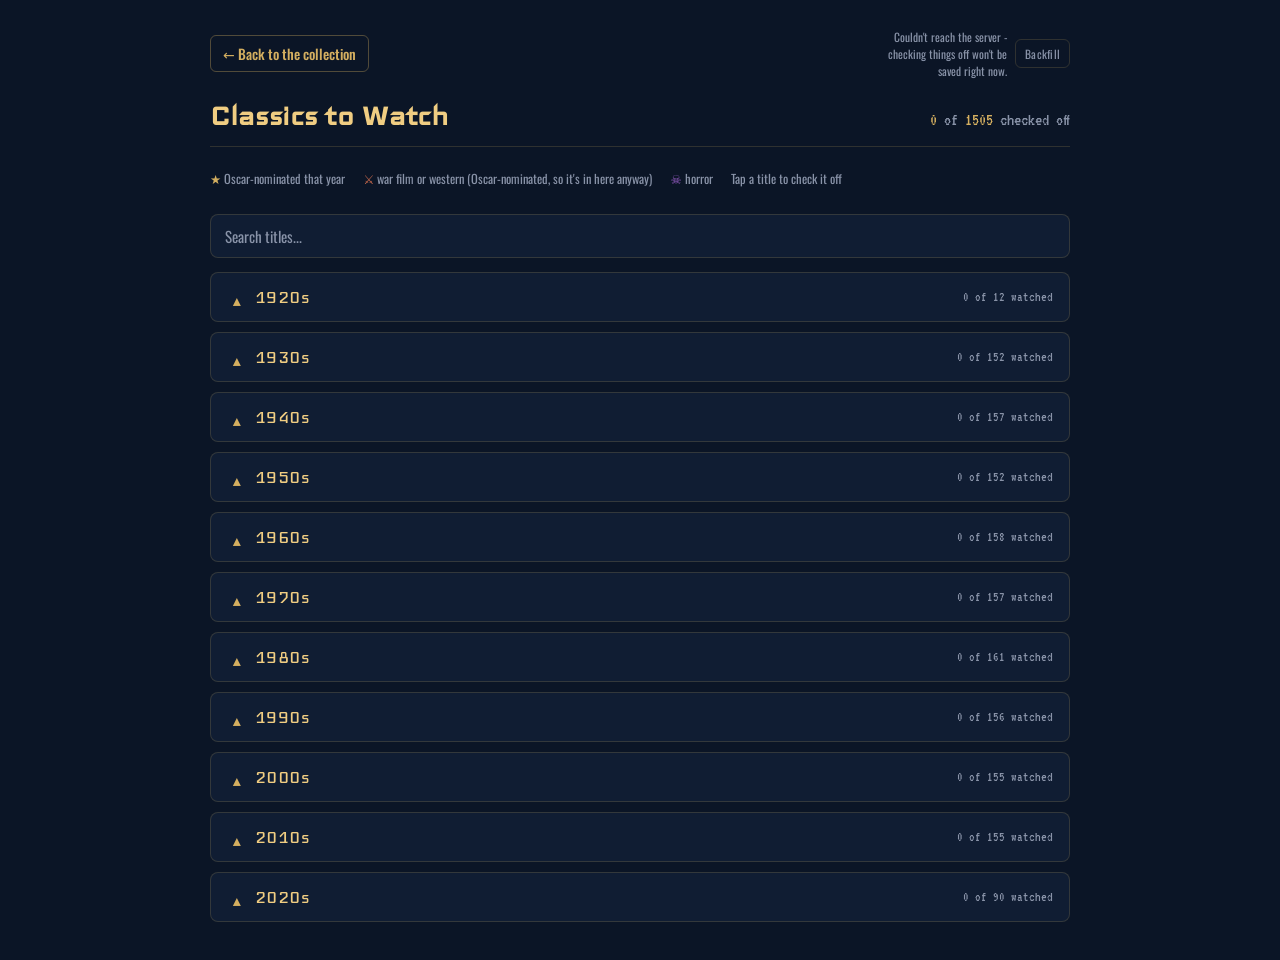
<file: classics.html>
<!DOCTYPE html>
<html lang="en">
<head>
<meta charset="UTF-8">
<meta name="viewport" content="width=device-width, initial-scale=1.0">
<title>Classics Watchlist</title>
<link rel="icon" type="image/png" href="images/favicon.png">
<link rel="apple-touch-icon" href="images/apple-touch-icon.png">
<style>
  /*
    Layout concept: a dense, poster-free ledger of classics grouped
    by year, 3x5 per year, check-and-forget. Reached only by
    double-clicking the π easter egg on the main site - not linked
    from anywhere, no nav back required.
  */
  :root{
    --bg: #0b1526;
    --bg-raised: #101d33;
    --bg-card: #14213b;
    --line: rgba(212, 175, 96, 0.18);
    --line-strong: rgba(212, 175, 96, 0.35);
    --text: #e9edf5;
    --text-dim: #8993a8;
    --gold: #d4af60;
    --gold-bright: #f0cd82;
    --watched: #4a5568;
    --ww-flag: #c1664a;
    --horror-flag: #9b5fc9;
    color-scheme: dark;
  }

  *{ box-sizing: border-box; }

  body{
    background: var(--bg);
    color: var(--text);
    font-family: 'Oswald', system-ui, sans-serif;
    padding-inline: 20px;
    padding-block: 28px;
    max-width: 900px;
    margin: 0 auto;
  }

  h1, h2, h3{ text-wrap: balance; margin: 0; }

  .top-bar{
    display: flex;
    align-items: center;
    justify-content: space-between;
    gap: 12px;
    flex-wrap: wrap;
    margin-bottom: 20px;
  }

  .back-link{
    display: inline-flex;
    align-items: center;
    gap: 5px;
    font-family: 'Oswald', system-ui, sans-serif;
    font-size: 14px;
    font-weight: 500;
    color: var(--gold);
    text-decoration: none;
    border: 1px solid var(--line-strong);
    border-radius: 6px;
    padding: 7px 12px;
  }

  .back-link:hover{
    background: var(--bg-raised);
  }

  .sync-controls{
    display: flex;
    align-items: center;
    gap: 8px;
  }

  #sync-status{
    font-size: 11.5px;
    color: var(--text-dim);
    max-width: 22ch;
    text-align: right;
  }

  #backfill-button{
    font-family: 'Oswald', system-ui, sans-serif;
    font-size: 11.5px;
    letter-spacing: 0.02em;
    color: var(--text-dim);
    background: transparent;
    border: 1px solid var(--line);
    border-radius: 6px;
    padding: 5px 9px;
    cursor: pointer;
    white-space: nowrap;
  }

  #backfill-button:hover{
    color: var(--gold);
    border-color: var(--line-strong);
  }

  #backfill-button:disabled{
    opacity: 0.5;
    cursor: default;
  }

  /* ---------------- Classics page ---------------- */

  .page-head{
    display: flex;
    align-items: baseline;
    justify-content: space-between;
    gap: 12px;
    flex-wrap: wrap;
    border-bottom: 1px solid var(--line);
    padding-bottom: 14px;
    margin-bottom: 22px;
  }

  .page-head h1{
    font-family: 'Iceland', system-ui, sans-serif;
    font-size: 34px;
    letter-spacing: 0.02em;
    color: var(--gold-bright);
  }

  .progress{
    font-family: 'VT323', monospace;
    font-size: 18px;
    color: var(--text-dim);
    white-space: nowrap;
  }

  .progress b{ color: var(--gold); font-weight: 400; }

  /* ---------------- Decades (collapsible) ---------------- */

  .decade{
    border: 1px solid var(--line);
    border-radius: 8px;
    margin-bottom: 10px;
    background: var(--bg-raised);
    overflow: hidden;
  }

  .decade summary{
    list-style: none;
    cursor: pointer;
    padding: 13px 16px;
    display: flex;
    align-items: center;
    gap: 12px;
    user-select: none;
  }

  .decade summary::-webkit-details-marker{ display: none; }

  .decade summary .chevron{
    font-family: 'VT323', monospace;
    color: var(--gold);
    font-size: 16px;
    transform: rotate(-90deg);
    transition: transform 0.18s ease;
    flex-shrink: 0;
    width: 1em;
  }

  .decade[open] summary .chevron{
    transform: rotate(0deg);
  }

  .decade summary .decade-label{
    font-family: 'Iceland', system-ui, sans-serif;
    font-size: 22px;
    letter-spacing: 0.02em;
    color: var(--gold-bright);
  }

  .decade summary .decade-meta{
    margin-left: auto;
    font-family: 'VT323', monospace;
    font-size: 14px;
    color: var(--text-dim);
    white-space: nowrap;
  }

  .decade-body{
    padding: 4px 16px 16px;
    border-top: 1px solid var(--line);
  }

  .decade-empty{
    padding: 14px 2px 6px;
    color: var(--text-dim);
    font-size: 13.5px;
    font-style: italic;
  }

  .search-bar{
    margin: 4px 0 14px;
  }

  .search-bar input{
    width: 100%;
    box-sizing: border-box;
    padding: 10px 14px;
    border-radius: 8px;
    border: 1px solid var(--line);
    background: var(--bg-raised);
    color: var(--text);
    font-family: 'Oswald', system-ui, sans-serif;
    font-size: 15px;
  }

  .search-bar input:focus{
    outline: none;
    border-color: var(--gold);
  }

  .search-bar input::placeholder{
    color: var(--text-dim);
  }

  .title-row label:hover{
    text-decoration: underline;
    text-decoration-color: var(--line-strong);
  }

  .case-modal{
    position: fixed;
    inset: 0;
    background: rgba(4, 8, 16, 0.72);
    display: flex;
    align-items: center;
    justify-content: center;
    padding: 20px;
    z-index: 50;
  }

  .case-modal.hidden{
    display: none;
  }

  .case-panel{
    position: relative;
    background: var(--bg-raised);
    border: 1px solid var(--line-strong);
    border-radius: 10px;
    max-width: 420px;
    width: 100%;
    max-height: 85vh;
    overflow-y: auto;
    padding: 20px;
  }

  .case-close{
    position: absolute;
    top: 8px;
    right: 10px;
    background: none;
    border: none;
    color: var(--text-dim);
    font-size: 24px;
    line-height: 1;
    cursor: pointer;
    padding: 4px 8px;
  }

  .case-close:hover{
    color: var(--text);
  }

  .case-loading{
    padding: 20px 4px;
    color: var(--text-dim);
    font-style: italic;
  }

  .case-body{
    display: flex;
    flex-direction: column;
    gap: 14px;
  }

  .case-poster{
    align-self: center;
    width: 160px;
    height: 240px;
    background-size: cover;
    background-position: center;
    background-color: var(--bg-card);
    border-radius: 6px;
    border: 1px solid var(--line);
    display: flex;
    align-items: center;
    justify-content: center;
    color: var(--text-dim);
    font-size: 12px;
    flex-shrink: 0;
  }

  .case-title{
    font-family: 'Iceland', system-ui, sans-serif;
    font-size: 24px;
    color: var(--gold-bright);
    text-align: center;
  }

  .case-year{
    text-align: center;
    color: var(--text-dim);
    font-family: 'VT323', monospace;
    font-size: 15px;
    margin-top: 2px;
  }

  .case-streaming{
    margin-top: 12px;
    display: flex;
    flex-wrap: wrap;
    gap: 6px;
    justify-content: center;
  }

  .case-pill{
    background: var(--gold);
    color: var(--bg);
    font-size: 12.5px;
    font-weight: 600;
    padding: 4px 10px;
    border-radius: 999px;
    white-space: nowrap;
  }

  .case-no-streaming{
    color: var(--text-dim);
    font-size: 13px;
    font-style: italic;
    text-align: center;
  }

  .year-block{
    margin-top: 22px;
  }

  .year-block:first-child{
    margin-top: 18px;
  }

  .year-heading{
    display: flex;
    align-items: center;
    gap: 10px;
    margin-bottom: 10px;
  }

  .year-heading .year{
    font-family: 'Iceland', system-ui, sans-serif;
    font-size: 24px;
    color: var(--gold);
    min-width: 4ch;
  }

  .year-heading .rule{
    flex: 1;
    height: 1px;
    background: var(--line);
  }

  .year-heading .year-count{
    font-family: 'VT323', monospace;
    font-size: 14px;
    color: var(--text-dim);
  }

  .title-grid{
    display: grid;
    grid-template-columns: repeat(3, 1fr);
    gap: 8px 18px;
  }

  .title-row{
    display: flex;
    align-items: flex-start;
    gap: 9px;
    padding: 5px 2px;
    border-radius: 5px;
    min-width: 0;
  }

  .title-row input[type="checkbox"]{
    appearance: none;
    -webkit-appearance: none;
    width: 16px;
    height: 16px;
    margin-top: 2px;
    border: 1px solid var(--line-strong);
    border-radius: 3px;
    background: var(--bg-card);
    flex-shrink: 0;
    cursor: pointer;
    position: relative;
  }

  .title-row input[type="checkbox"]:checked{
    background: var(--gold);
    border-color: var(--gold);
  }

  .title-row input[type="checkbox"]:checked::after{
    content: "";
    position: absolute;
    left: 4px;
    top: 1px;
    width: 4px;
    height: 8px;
    border: solid var(--bg);
    border-width: 0 2px 2px 0;
    transform: rotate(40deg);
  }

  .title-row label{
    font-size: 14.5px;
    line-height: 1.35;
    min-width: 0;
    cursor: pointer;
  }

  .title-row .star{
    color: var(--gold);
    font-size: 12px;
    margin-left: 4px;
    white-space: nowrap;
  }

  .title-row.watched label{
    color: var(--watched);
    text-decoration: line-through;
  }

  .title-row.watched .star{
    color: var(--watched);
  }

  .title-row .ww-flag{
    color: var(--ww-flag);
    font-size: 12px;
    margin-left: 4px;
    white-space: nowrap;
  }

  .title-row.watched .ww-flag{
    color: var(--watched);
  }

  .title-row.ww label{
    color: var(--ww-flag);
  }

  .title-row.ww.watched label{
    color: var(--watched);
  }

  .title-row .horror-flag{
    color: var(--horror-flag);
    font-size: 12px;
    margin-left: 4px;
    white-space: nowrap;
  }

  .title-row.watched .horror-flag{
    color: var(--watched);
  }

  .title-row.horror label{
    color: var(--horror-flag);
  }

  .title-row.horror.watched label{
    color: var(--watched);
  }

  .legend{
    display: flex;
    gap: 18px;
    flex-wrap: wrap;
    margin-top: 6px;
    margin-bottom: 26px;
    font-size: 12.5px;
    color: var(--text-dim);
  }

  .legend span{ color: var(--gold); }

  .legend span.legend-ww{ color: var(--ww-flag); }

  .legend span.legend-horror{ color: var(--horror-flag); }

  @media (max-width: 560px){
    .title-grid{
      grid-template-columns: repeat(2, 1fr);
    }
    .page-head h1{ font-size: 27px; }
  }

  @media (max-width: 400px){
    .title-grid{
      grid-template-columns: 1fr;
    }
  }
</style>

<link rel="preconnect" href="https://fonts.googleapis.com">
<link href="https://fonts.googleapis.com/css2?family=Oswald:wght@400;500;600&family=Iceland&family=VT323&display=swap" rel="stylesheet">
</head>
<body>

<div class="top-bar">
  <a href="index.html" class="back-link">← Back to the collection</a>
  <div class="sync-controls">
    <span id="sync-status"></span>
    <button id="backfill-button" type="button" title="One-time: cross-reference this list against your watched history">Backfill</button>
  </div>
</div>

<div class="page-head">
  <h1>Classics to Watch</h1>
  <div class="progress"><b id="watched-count">0</b> of <b id="total-count">0</b> checked off</div>
</div>

<div class="legend">
  <div><span>★</span> Oscar-nominated that year</div>
  <div><span class="legend-ww">⚔</span> war film or western (Oscar-nominated, so it's in here anyway)</div>
  <div><span class="legend-horror">☠</span> horror</div>
  <div>Tap a title to check it off</div>
</div>

<div class="search-bar">
  <input type="text" id="title-search" placeholder="Search titles..." autocomplete="off">
</div>

<div id="year-container"></div>

<script>
(function(){
  "use strict";

  var DECADES = [
    {
      label: "1920s",
      note: "Silent films are excluded (not looking to watch those right now, even Oscar nominees) — so these years only cover the handful of genuine talkies that existed before sound took over, run shorter than 15 rather than padded out.",
      years: [
        {
          year: 1927,
          titles: [
            { t: "The Jazz Singer", oscar: false }
          ]
        },
        {
          year: 1928,
          titles: [
            { t: "In Old Arizona", oscar: true },
            { t: "Steamboat Willie", oscar: false }
          ]
        },
        {
          year: 1929,
          titles: [
            { t: "The Broadway Melody", oscar: true },
            { t: "Alibi", oscar: true },
            { t: "The Hollywood Revue of 1929", oscar: true },
            { t: "Disraeli", oscar: true },
            { t: "The Love Parade", oscar: true },
            { t: "Blackmail", oscar: false },
            { t: "The Cocoanuts", oscar: false },
            { t: "Applause", oscar: false },
            { t: "Hallelujah", oscar: false }
          ]
        }
      ]
    },
    {
      label: "1930s",
      years: [
        {
          year: 1930,
          titles: [
            { t: "All Quiet on the Western Front", oscar: true, ww: true },
            { t: "The Big House", oscar: true },
            { t: "The Divorcee", oscar: true },
            { t: "Anna Christie", oscar: false },
            { t: "Morocco", oscar: false },
            { t: "The Blue Angel", oscar: false },
            { t: "Animal Crackers", oscar: false },
            { t: "Min and Bill", oscar: false },
            { t: "L'Age d'Or", oscar: false },
            { t: "Hell's Angels", oscar: false }
          ]
        },
        {
          year: 1931,
          titles: [
            { t: "Cimarron", oscar: true, ww: true },
            { t: "East Lynne", oscar: true },
            { t: "The Front Page", oscar: true },
            { t: "Skippy", oscar: true },
            { t: "Trader Horn", oscar: true },
            { t: "Arrowsmith", oscar: true },
            { t: "Bad Girl", oscar: true },
            { t: "The Champ", oscar: true },
            { t: "Five Star Final", oscar: true },
            { t: "The Smiling Lieutenant", oscar: true },
            { t: "City Lights", oscar: false },
            { t: "Dracula", oscar: false, horror: true },
            { t: "Frankenstein", oscar: false, horror: true },
            { t: "M", oscar: false },
            { t: "The Public Enemy", oscar: false },
            { t: "Monkey Business", oscar: false },
            { t: "Little Caesar", oscar: false },
            { t: "Waterloo Bridge", oscar: false }
          ]
        },
        {
          year: 1932,
          titles: [
            { t: "Grand Hotel", oscar: true },
            { t: "One Hour with You", oscar: true },
            { t: "Shanghai Express", oscar: true },
            { t: "A Farewell to Arms", oscar: true },
            { t: "I Am a Fugitive from a Chain Gang", oscar: true },
            { t: "Smilin' Through", oscar: true },
            { t: "Scarface", oscar: false },
            { t: "Trouble in Paradise", oscar: false },
            { t: "Freaks", oscar: false },
            { t: "Horse Feathers", oscar: false },
            { t: "Red Dust", oscar: false },
            { t: "Love Me Tonight", oscar: false },
            { t: "One Way Passage", oscar: false },
            { t: "Rain", oscar: false },
            { t: "The Mummy", oscar: false, horror: true }
          ]
        },
        {
          year: 1933,
          titles: [
            { t: "Cavalcade", oscar: true },
            { t: "42nd Street", oscar: true },
            { t: "Lady for a Day", oscar: true },
            { t: "Little Women", oscar: true },
            { t: "The Private Life of Henry VIII", oscar: true },
            { t: "She Done Him Wrong", oscar: true },
            { t: "State Fair", oscar: true },
            { t: "King Kong", oscar: false },
            { t: "Duck Soup", oscar: false },
            { t: "Gold Diggers of 1933", oscar: false },
            { t: "Footlight Parade", oscar: false },
            { t: "Dinner at Eight", oscar: false },
            { t: "Queen Christina", oscar: false },
            { t: "The Invisible Man", oscar: false, horror: true },
            { t: "Design for Living", oscar: false },
            { t: "Baby Face", oscar: false }
          ]
        },
        {
          year: 1934,
          titles: [
            { t: "It Happened One Night", oscar: true },
            { t: "The Barretts of Wimpole Street", oscar: true },
            { t: "Cleopatra", oscar: true },
            { t: "Flirtation Walk", oscar: true },
            { t: "The Gay Divorcee", oscar: true },
            { t: "Here Comes the Navy", oscar: true },
            { t: "The House of Rothschild", oscar: true },
            { t: "Imitation of Life", oscar: true },
            { t: "One Night of Love", oscar: true },
            { t: "The Thin Man", oscar: true },
            { t: "Viva Villa!", oscar: true },
            { t: "The White Parade", oscar: true },
            { t: "Twentieth Century", oscar: false },
            { t: "The Black Cat", oscar: false, horror: true },
            { t: "The Merry Widow", oscar: false },
            { t: "It's a Gift", oscar: false }
          ]
        },
        {
          year: 1935,
          titles: [
            { t: "Mutiny on the Bounty", oscar: true },
            { t: "Alice Adams", oscar: true },
            { t: "Broadway Melody of 1936", oscar: true },
            { t: "Captain Blood", oscar: true },
            { t: "David Copperfield", oscar: true },
            { t: "The Informer", oscar: true },
            { t: "The Lives of a Bengal Lancer", oscar: true },
            { t: "A Midsummer Night's Dream", oscar: true },
            { t: "Les Misérables", oscar: true },
            { t: "Naughty Marietta", oscar: true },
            { t: "Ruggles of Red Gap", oscar: true },
            { t: "Top Hat", oscar: true },
            { t: "A Night at the Opera", oscar: false },
            { t: "Bride of Frankenstein", oscar: false, horror: true },
            { t: "The 39 Steps", oscar: false }
          ]
        },
        {
          year: 1936,
          titles: [
            { t: "The Great Ziegfeld", oscar: true },
            { t: "Anthony Adverse", oscar: true },
            { t: "Dodsworth", oscar: true },
            { t: "Libeled Lady", oscar: true },
            { t: "Mr. Deeds Goes to Town", oscar: true },
            { t: "Romeo and Juliet", oscar: true },
            { t: "San Francisco", oscar: true },
            { t: "The Story of Louis Pasteur", oscar: true },
            { t: "A Tale of Two Cities", oscar: true },
            { t: "Three Smart Girls", oscar: true },
            { t: "Modern Times", oscar: false },
            { t: "My Man Godfrey", oscar: false },
            { t: "Swing Time", oscar: false },
            { t: "Fury", oscar: false },
            { t: "The Petrified Forest", oscar: false },
            { t: "Things to Come", oscar: false }
          ]
        },
        {
          year: 1937,
          titles: [
            { t: "The Life of Emile Zola", oscar: true },
            { t: "The Awful Truth", oscar: true },
            { t: "Captains Courageous", oscar: true },
            { t: "Dead End", oscar: true },
            { t: "The Good Earth", oscar: true },
            { t: "In Old Chicago", oscar: true },
            { t: "Lost Horizon", oscar: true },
            { t: "One Hundred Men and a Girl", oscar: true },
            { t: "Stage Door", oscar: true },
            { t: "A Star Is Born", oscar: true },
            { t: "Camille", oscar: false },
            { t: "Nothing Sacred", oscar: false },
            { t: "Easy Living", oscar: false },
            { t: "Make Way for Tomorrow", oscar: false }
          ]
        },
        {
          year: 1938,
          titles: [
            { t: "You Can't Take It with You", oscar: true },
            { t: "The Adventures of Robin Hood", oscar: true },
            { t: "Alexander's Ragtime Band", oscar: true },
            { t: "Boys Town", oscar: true },
            { t: "The Citadel", oscar: true },
            { t: "Four Daughters", oscar: true },
            { t: "Grand Illusion", oscar: true },
            { t: "Jezebel", oscar: true },
            { t: "Pygmalion", oscar: true },
            { t: "Test Pilot", oscar: true },
            { t: "Bringing Up Baby", oscar: false },
            { t: "Holiday", oscar: false },
            { t: "Angels with Dirty Faces", oscar: false },
            { t: "The Lady Vanishes", oscar: false },
            { t: "Three Comrades", oscar: false }
          ]
        },
        {
          year: 1939,
          titles: [
            { t: "Gone with the Wind", oscar: true, ww: true },
            { t: "Dark Victory", oscar: true },
            { t: "Goodbye, Mr. Chips", oscar: true },
            { t: "Love Affair", oscar: true },
            { t: "Mr. Smith Goes to Washington", oscar: true },
            { t: "Ninotchka", oscar: true },
            { t: "Of Mice and Men", oscar: true },
            { t: "Stagecoach", oscar: true, ww: true },
            { t: "The Wizard of Oz", oscar: true },
            { t: "Wuthering Heights", oscar: true },
            { t: "The Rules of the Game", oscar: false },
            { t: "Only Angels Have Wings", oscar: false },
            { t: "Midnight", oscar: false },
            { t: "Young Mr. Lincoln", oscar: false },
            { t: "The Women", oscar: false },
            { t: "Gunga Din", oscar: false },
            { t: "Le Jour se leve (Daybreak)", oscar: false }
          ]
        }
      ]
    },
    {
      label: "1940s",
      years: [
        {
          year: 1940,
          titles: [
            { t: "Rebecca", oscar: true },
            { t: "All This, and Heaven Too", oscar: true },
            { t: "Foreign Correspondent", oscar: true },
            { t: "The Grapes of Wrath", oscar: true },
            { t: "The Great Dictator", oscar: true },
            { t: "Kitty Foyle", oscar: true },
            { t: "The Letter", oscar: true },
            { t: "The Long Voyage Home", oscar: true },
            { t: "Our Town", oscar: true },
            { t: "The Philadelphia Story", oscar: true },
            { t: "His Girl Friday", oscar: false },
            { t: "The Shop Around the Corner", oscar: false },
            { t: "The Mark of Zorro", oscar: false },
            { t: "The Bank Dick", oscar: false }
          ]
        },
        {
          year: 1941,
          titles: [
            { t: "How Green Was My Valley", oscar: true },
            { t: "Blossoms in the Dust", oscar: true },
            { t: "Citizen Kane", oscar: true },
            { t: "Here Comes Mr. Jordan", oscar: true },
            { t: "Hold Back the Dawn", oscar: true },
            { t: "The Little Foxes", oscar: true },
            { t: "The Maltese Falcon", oscar: true },
            { t: "One Foot in Heaven", oscar: true },
            { t: "Sergeant York", oscar: true, ww: true },
            { t: "Suspicion", oscar: true },
            { t: "The Lady Eve", oscar: false },
            { t: "Sullivan's Travels", oscar: false },
            { t: "High Sierra", oscar: false },
            { t: "Meet John Doe", oscar: false },
            { t: "The Wolf Man", oscar: false, horror: true }
          ]
        },
        {
          year: 1942,
          titles: [
            { t: "Mrs. Miniver", oscar: true, ww: true },
            { t: "49th Parallel", oscar: true, ww: true },
            { t: "Kings Row", oscar: true },
            { t: "The Magnificent Ambersons", oscar: true },
            { t: "The Pied Piper", oscar: true },
            { t: "The Pride of the Yankees", oscar: true },
            { t: "Random Harvest", oscar: true },
            { t: "The Talk of the Town", oscar: true },
            { t: "Wake Island", oscar: true, ww: true },
            { t: "Yankee Doodle Dandy", oscar: true },
            { t: "To Be or Not to Be", oscar: false },
            { t: "The Man Who Came to Dinner", oscar: false },
            { t: "Woman of the Year", oscar: false },
            { t: "Now, Voyager", oscar: false },
            { t: "Cat People", oscar: false, horror: true }
          ]
        },
        {
          year: 1943,
          titles: [
            { t: "Casablanca", oscar: true, ww: true },
            { t: "For Whom the Bell Tolls", oscar: true, ww: true },
            { t: "Heaven Can Wait", oscar: true },
            { t: "The Human Comedy", oscar: true },
            { t: "In Which We Serve", oscar: true, ww: true },
            { t: "Madame Curie", oscar: true },
            { t: "The More the Merrier", oscar: true },
            { t: "The Ox-Bow Incident", oscar: true, ww: true },
            { t: "The Song of Bernadette", oscar: true },
            { t: "Watch on the Rhine", oscar: true, ww: true },
            { t: "Shadow of a Doubt", oscar: false },
            { t: "Jane Eyre", oscar: false },
            { t: "Cabin in the Sky", oscar: false },
            { t: "The Gang's All Here", oscar: false },
            { t: "Lassie Come Home", oscar: false },
            { t: "I Walked with a Zombie", oscar: false, horror: true },
            { t: "The Outlaw", oscar: false }
          ]
        },
        {
          year: 1944,
          titles: [
            { t: "Going My Way", oscar: true },
            { t: "Double Indemnity", oscar: true },
            { t: "Gaslight", oscar: true },
            { t: "Since You Went Away", oscar: true, ww: true },
            { t: "Wilson", oscar: true },
            { t: "Meet Me in St. Louis", oscar: false },
            { t: "Laura", oscar: false },
            { t: "National Velvet", oscar: false },
            { t: "Arsenic and Old Lace", oscar: false },
            { t: "The Woman in the Window", oscar: false },
            { t: "Hail the Conquering Hero", oscar: false },
            { t: "The Uninvited", oscar: false, horror: true },
            { t: "Murder, My Sweet", oscar: false },
            { t: "To Have and Have Not", oscar: false },
            { t: "Cover Girl", oscar: false }
          ]
        },
        {
          year: 1945,
          titles: [
            { t: "The Lost Weekend", oscar: true },
            { t: "Anchors Aweigh", oscar: true },
            { t: "The Bells of St. Mary's", oscar: true },
            { t: "Mildred Pierce", oscar: true },
            { t: "Spellbound", oscar: true },
            { t: "Brief Encounter", oscar: false },
            { t: "Detour", oscar: false },
            { t: "Scarlet Street", oscar: false },
            { t: "And Then There Were None", oscar: false },
            { t: "The Picture of Dorian Gray", oscar: false, horror: true },
            { t: "Leave Her to Heaven", oscar: false },
            { t: "Christmas in Connecticut", oscar: false },
            { t: "The Clock", oscar: false },
            { t: "A Tree Grows in Brooklyn", oscar: false },
            { t: "Rome, Open City", oscar: false }
          ]
        },
        {
          year: 1946,
          titles: [
            { t: "The Best Years of Our Lives", oscar: true, ww: true },
            { t: "Henry V", oscar: true, ww: true },
            { t: "It's a Wonderful Life", oscar: true },
            { t: "The Razor's Edge", oscar: true },
            { t: "The Yearling", oscar: true },
            { t: "The Big Sleep", oscar: false },
            { t: "Notorious", oscar: false },
            { t: "Gilda", oscar: false },
            { t: "The Postman Always Rings Twice", oscar: false },
            { t: "Beauty and the Beast", oscar: false },
            { t: "Paisan", oscar: false },
            { t: "A Matter of Life and Death", oscar: false },
            { t: "The Killers", oscar: false },
            { t: "The Stranger", oscar: false },
            { t: "The Blue Dahlia", oscar: false },
            { t: "My Darling Clementine", oscar: false, ww: true },
            { t: "Duel in the Sun", oscar: false }
          ]
        },
        {
          year: 1947,
          titles: [
            { t: "Gentleman's Agreement", oscar: true },
            { t: "The Bishop's Wife", oscar: true },
            { t: "Crossfire", oscar: true },
            { t: "Great Expectations", oscar: true },
            { t: "Miracle on 34th Street", oscar: true },
            { t: "Out of the Past", oscar: false },
            { t: "Black Narcissus", oscar: false },
            { t: "Odd Man Out", oscar: false },
            { t: "Monsieur Verdoux", oscar: false },
            { t: "Body and Soul", oscar: false },
            { t: "The Ghost and Mrs. Muir", oscar: false },
            { t: "Nightmare Alley", oscar: false },
            { t: "Kiss of Death", oscar: false },
            { t: "Shoeshine", oscar: false },
            { t: "Dark Passage", oscar: false },
            { t: "The Lady from Shanghai", oscar: false },
            { t: "Forever Amber", oscar: false }
          ]
        },
        {
          year: 1948,
          titles: [
            { t: "Hamlet", oscar: true },
            { t: "Johnny Belinda", oscar: true },
            { t: "The Red Shoes", oscar: true },
            { t: "The Snake Pit", oscar: true },
            { t: "The Treasure of the Sierra Madre", oscar: true },
            { t: "Bicycle Thieves", oscar: false },
            { t: "Rope", oscar: false },
            { t: "Key Largo", oscar: false },
            { t: "Force of Evil", oscar: false },
            { t: "The Fallen Idol", oscar: false },
            { t: "Letter from an Unknown Woman", oscar: false },
            { t: "The Naked City", oscar: false },
            { t: "Oliver Twist", oscar: false },
            { t: "Portrait of Jennie", oscar: false },
            { t: "The Pirate", oscar: false },
            { t: "Red River", oscar: false, ww: true },
            { t: "The Miracle", oscar: false }
          ]
        },
        {
          year: 1949,
          titles: [
            { t: "All the King's Men", oscar: true },
            { t: "Battleground", oscar: true, ww: true },
            { t: "The Heiress", oscar: true },
            { t: "A Letter to Three Wives", oscar: true },
            { t: "Twelve O'Clock High", oscar: true, ww: true },
            { t: "The Third Man", oscar: false },
            { t: "White Heat", oscar: false },
            { t: "Adam's Rib", oscar: false },
            { t: "On the Town", oscar: false },
            { t: "Kind Hearts and Coronets", oscar: false },
            { t: "Late Spring", oscar: false },
            { t: "The Set-Up", oscar: false },
            { t: "Gun Crazy", oscar: false },
            { t: "I Was a Male War Bride", oscar: false },
            { t: "Whisky Galore!", oscar: false }
          ]
        }
      ]
    },
    {
      label: "1950s",
      years: [
        {
          year: 1950,
          titles: [
            { t: "All About Eve", oscar: true },
            { t: "Born Yesterday", oscar: true },
            { t: "Father of the Bride", oscar: true },
            { t: "King Solomon's Mines", oscar: true },
            { t: "Sunset Boulevard", oscar: true },
            { t: "Rashomon", oscar: false },
            { t: "In a Lonely Place", oscar: false },
            { t: "Harvey", oscar: false },
            { t: "The Asphalt Jungle", oscar: false },
            { t: "Panic in the Streets", oscar: false },
            { t: "Los Olvidados", oscar: false },
            { t: "Orpheus", oscar: false },
            { t: "D.O.A.", oscar: false },
            { t: "Stromboli", oscar: false }
          ]
        },
        {
          year: 1951,
          titles: [
            { t: "An American in Paris", oscar: true },
            { t: "A Place in the Sun", oscar: true },
            { t: "A Streetcar Named Desire", oscar: true },
            { t: "Decision Before Dawn", oscar: true, ww: true },
            { t: "Quo Vadis", oscar: true },
            { t: "Strangers on a Train", oscar: false },
            { t: "The African Queen", oscar: false },
            { t: "The Day the Earth Stood Still", oscar: false },
            { t: "Ace in the Hole", oscar: false },
            { t: "The Man in the White Suit", oscar: false },
            { t: "A Christmas Carol", oscar: false },
            { t: "Diary of a Country Priest", oscar: false },
            { t: "The Tales of Hoffmann", oscar: false },
            { t: "Detective Story", oscar: false },
            { t: "The Thing from Another World", oscar: false },
            { t: "The Lavender Hill Mob", oscar: false }
          ]
        },
        {
          year: 1952,
          titles: [
            { t: "The Greatest Show on Earth", oscar: true },
            { t: "High Noon", oscar: true, ww: true },
            { t: "Ivanhoe", oscar: true },
            { t: "Moulin Rouge", oscar: true },
            { t: "The Quiet Man", oscar: true },
            { t: "Singin' in the Rain", oscar: false },
            { t: "The Bad and the Beautiful", oscar: false },
            { t: "Umberto D.", oscar: false },
            { t: "Ikiru", oscar: false },
            { t: "Clash by Night", oscar: false },
            { t: "The Narrow Margin", oscar: false },
            { t: "Scaramouche", oscar: false },
            { t: "Pat and Mike", oscar: false },
            { t: "Casque d'Or", oscar: false },
            { t: "Come Back, Little Sheba", oscar: false },
            { t: "Limelight", oscar: false }
          ]
        },
        {
          year: 1953,
          titles: [
            { t: "From Here to Eternity", oscar: true },
            { t: "Julius Caesar", oscar: true },
            { t: "The Robe", oscar: true },
            { t: "Roman Holiday", oscar: true },
            { t: "Shane", oscar: true, ww: true },
            { t: "Tokyo Story", oscar: false },
            { t: "The Band Wagon", oscar: false },
            { t: "Pickup on South Street", oscar: false },
            { t: "Gentlemen Prefer Blondes", oscar: false },
            { t: "The Wages of Fear", oscar: false },
            { t: "Ugetsu", oscar: false },
            { t: "House of Wax", oscar: false, horror: true },
            { t: "I Confess", oscar: false },
            { t: "The Big Heat", oscar: false },
            { t: "Stalag 17", oscar: false, ww: true },
            { t: "The Wild One", oscar: false },
            { t: "The Moon Is Blue", oscar: false }
          ]
        },
        {
          year: 1954,
          titles: [
            { t: "On the Waterfront", oscar: true },
            { t: "The Caine Mutiny", oscar: true, ww: true },
            { t: "The Country Girl", oscar: true },
            { t: "Seven Brides for Seven Brothers", oscar: true },
            { t: "Three Coins in the Fountain", oscar: true },
            { t: "Rear Window", oscar: false },
            { t: "Seven Samurai", oscar: false },
            { t: "A Star Is Born", oscar: false },
            { t: "Sabrina", oscar: false },
            { t: "Dial M for Murder", oscar: false },
            { t: "La Strada", oscar: false },
            { t: "Godzilla", oscar: false, horror: true },
            { t: "Journey to Italy", oscar: false },
            { t: "White Christmas", oscar: false },
            { t: "Animal Farm", oscar: false }
          ]
        },
        {
          year: 1955,
          titles: [
            { t: "Marty", oscar: true },
            { t: "Love Is a Many-Splendored Thing", oscar: true },
            { t: "Mister Roberts", oscar: true },
            { t: "Picnic", oscar: true },
            { t: "The Rose Tattoo", oscar: true },
            { t: "Rebel Without a Cause", oscar: false },
            { t: "The Night of the Hunter", oscar: false },
            { t: "Kiss Me Deadly", oscar: false },
            { t: "East of Eden", oscar: false },
            { t: "Ordet", oscar: false },
            { t: "Diabolique", oscar: false, horror: true },
            { t: "The Ladykillers", oscar: false },
            { t: "Rififi", oscar: false },
            { t: "Summertime", oscar: false },
            { t: "Blackboard Jungle", oscar: false }
          ]
        },
        {
          year: 1956,
          titles: [
            { t: "Around the World in 80 Days", oscar: true },
            { t: "Friendly Persuasion", oscar: true, ww: true },
            { t: "Giant", oscar: true },
            { t: "The King and I", oscar: true },
            { t: "The Ten Commandments", oscar: true },
            { t: "Invasion of the Body Snatchers", oscar: false, horror: true },
            { t: "The Man Who Knew Too Much", oscar: false },
            { t: "Forbidden Planet", oscar: false },
            { t: "The Killing", oscar: false },
            { t: "Bigger Than Life", oscar: false },
            { t: "Written on the Wind", oscar: false },
            { t: "A Man Escaped", oscar: false },
            { t: "Baby Doll", oscar: false },
            { t: "High Society", oscar: false },
            { t: "Lust for Life", oscar: false }
          ]
        },
        {
          year: 1957,
          titles: [
            { t: "The Bridge on the River Kwai", oscar: true, ww: true },
            { t: "12 Angry Men", oscar: true },
            { t: "Peyton Place", oscar: true },
            { t: "Sayonara", oscar: true, ww: true },
            { t: "Witness for the Prosecution", oscar: true },
            { t: "Wild Strawberries", oscar: false },
            { t: "The Seventh Seal", oscar: false },
            { t: "Sweet Smell of Success", oscar: false },
            { t: "Funny Face", oscar: false },
            { t: "A Face in the Crowd", oscar: false },
            { t: "Throne of Blood", oscar: false },
            { t: "Nights of Cabiria", oscar: false },
            { t: "An Affair to Remember", oscar: false },
            { t: "The Incredible Shrinking Man", oscar: false, horror: true },
            { t: "Jailhouse Rock", oscar: false }
          ]
        },
        {
          year: 1958,
          titles: [
            { t: "Gigi", oscar: true },
            { t: "Auntie Mame", oscar: true },
            { t: "Cat on a Hot Tin Roof", oscar: true },
            { t: "The Defiant Ones", oscar: true },
            { t: "Separate Tables", oscar: true },
            { t: "Vertigo", oscar: false },
            { t: "Touch of Evil", oscar: false },
            { t: "Some Came Running", oscar: false },
            { t: "The Fly", oscar: false, horror: true },
            { t: "Ashes and Diamonds", oscar: false },
            { t: "Mon Oncle", oscar: false },
            { t: "Indiscreet", oscar: false },
            { t: "Horror of Dracula", oscar: false, horror: true },
            { t: "Bell, Book and Candle", oscar: false },
            { t: "Damn Yankees!", oscar: false }
          ]
        },
        {
          year: 1959,
          titles: [
            { t: "Ben-Hur", oscar: true },
            { t: "Anatomy of a Murder", oscar: true },
            { t: "The Diary of Anne Frank", oscar: true },
            { t: "The Nun's Story", oscar: true },
            { t: "Room at the Top", oscar: true },
            { t: "North by Northwest", oscar: false },
            { t: "Some Like It Hot", oscar: false },
            { t: "The 400 Blows", oscar: false },
            { t: "Pillow Talk", oscar: false },
            { t: "Imitation of Life", oscar: false },
            { t: "Black Orpheus", oscar: false },
            { t: "Hiroshima Mon Amour", oscar: false },
            { t: "Suddenly, Last Summer", oscar: false },
            { t: "The Mummy", oscar: false, horror: true }
          ]
        }
      ]
    },
    {
      label: "1960s",
      years: [
        {
          year: 1960,
          titles: [
            { t: "The Apartment", oscar: true },
            { t: "The Alamo", oscar: true, ww: true },
            { t: "Elmer Gantry", oscar: true },
            { t: "Sons and Lovers", oscar: true },
            { t: "The Sundowners", oscar: true },
            { t: "Psycho", oscar: false, horror: true },
            { t: "Spartacus", oscar: false },
            { t: "La Dolce Vita", oscar: false },
            { t: "Breathless", oscar: false },
            { t: "Peeping Tom", oscar: false, horror: true },
            { t: "L'Avventura", oscar: false },
            { t: "The Virgin Spring", oscar: false },
            { t: "Inherit the Wind", oscar: false },
            { t: "Ocean's 11", oscar: false },
            { t: "Rocco and His Brothers", oscar: false }
          ]
        },
        {
          year: 1961,
          titles: [
            { t: "West Side Story", oscar: true },
            { t: "Fanny", oscar: true },
            { t: "The Guns of Navarone", oscar: true, ww: true },
            { t: "The Hustler", oscar: true },
            { t: "Judgment at Nuremberg", oscar: true },
            { t: "Breakfast at Tiffany's", oscar: false },
            { t: "The Innocents", oscar: false, horror: true },
            { t: "Yojimbo", oscar: false },
            { t: "Last Year at Marienbad", oscar: false },
            { t: "Through a Glass Darkly", oscar: false },
            { t: "One, Two, Three", oscar: false },
            { t: "La Notte", oscar: false },
            { t: "Viridiana", oscar: false },
            { t: "The Misfits", oscar: false },
            { t: "Splendor in the Grass", oscar: false }
          ]
        },
        {
          year: 1962,
          titles: [
            { t: "Lawrence of Arabia", oscar: true, ww: true },
            { t: "The Longest Day", oscar: true, ww: true },
            { t: "The Music Man", oscar: true },
            { t: "Mutiny on the Bounty", oscar: true },
            { t: "To Kill a Mockingbird", oscar: true },
            { t: "Dr. No", oscar: false },
            { t: "The Manchurian Candidate", oscar: false },
            { t: "What Ever Happened to Baby Jane?", oscar: false, horror: true },
            { t: "Jules and Jim", oscar: false },
            { t: "Lolita", oscar: false },
            { t: "The Miracle Worker", oscar: false },
            { t: "Cape Fear", oscar: false },
            { t: "L'Eclisse", oscar: false },
            { t: "Days of Wine and Roses", oscar: false },
            { t: "Knife in the Water", oscar: false },
            { t: "Advise & Consent", oscar: false }
          ]
        },
        {
          year: 1963,
          titles: [
            { t: "Tom Jones", oscar: true },
            { t: "America America", oscar: true },
            { t: "Cleopatra", oscar: true },
            { t: "How the West Was Won", oscar: true, ww: true },
            { t: "Lilies of the Field", oscar: true },
            { t: "8½", oscar: false },
            { t: "The Birds", oscar: false },
            { t: "The Pink Panther", oscar: false },
            { t: "Charade", oscar: false },
            { t: "The Haunting", oscar: false, horror: true },
            { t: "The Servant", oscar: false },
            { t: "This Sporting Life", oscar: false },
            { t: "The Leopard", oscar: false },
            { t: "Contempt", oscar: false },
            { t: "The Nutty Professor", oscar: false },
            { t: "The Great Escape", oscar: false, ww: true },
            { t: "It's a Mad, Mad, Mad, Mad World", oscar: false },
            { t: "Flaming Creatures", oscar: false }
          ]
        },
        {
          year: 1964,
          titles: [
            { t: "My Fair Lady", oscar: true },
            { t: "Becket", oscar: true },
            { t: "Dr. Strangelove", oscar: true },
            { t: "Mary Poppins", oscar: true },
            { t: "Zorba the Greek", oscar: true },
            { t: "A Hard Day's Night", oscar: false },
            { t: "Goldfinger", oscar: false },
            { t: "The Umbrellas of Cherbourg", oscar: false },
            { t: "Woman in the Dunes", oscar: false },
            { t: "Marnie", oscar: false },
            { t: "Seven Days in May", oscar: false },
            { t: "The Night of the Iguana", oscar: false },
            { t: "Topkapi", oscar: false },
            { t: "Kwaidan", oscar: false, horror: true },
            { t: "Onibaba", oscar: false, horror: true },
            { t: "A Fistful of Dollars", oscar: false, ww: true }
          ]
        },
        {
          year: 1965,
          titles: [
            { t: "The Sound of Music", oscar: true },
            { t: "Darling", oscar: true },
            { t: "Doctor Zhivago", oscar: true, ww: true },
            { t: "Ship of Fools", oscar: true },
            { t: "A Thousand Clowns", oscar: true },
            { t: "Repulsion", oscar: false, horror: true },
            { t: "Juliet of the Spirits", oscar: false },
            { t: "The Ipcress File", oscar: false },
            { t: "Pierrot le Fou", oscar: false },
            { t: "Faster Pussycat! Kill! Kill!", oscar: false },
            { t: "Help!", oscar: false },
            { t: "The Collector", oscar: false },
            { t: "Alphaville", oscar: false },
            { t: "Simon of the Desert", oscar: false },
            { t: "The Shop on Main Street", oscar: false },
            { t: "Thunderball", oscar: false },
            { t: "The Pawnbroker", oscar: false }
          ]
        },
        {
          year: 1966,
          titles: [
            { t: "A Man for All Seasons", oscar: true },
            { t: "Alfie", oscar: true },
            { t: "The Russians Are Coming, the Russians Are Coming", oscar: true },
            { t: "The Sand Pebbles", oscar: true, ww: true },
            { t: "Who's Afraid of Virginia Woolf?", oscar: true },
            { t: "Blowup", oscar: false },
            { t: "Persona", oscar: false },
            { t: "Andrei Rublev", oscar: false },
            { t: "Seconds", oscar: false },
            { t: "Fahrenheit 451", oscar: false },
            { t: "Georgy Girl", oscar: false },
            { t: "Masculin Féminin", oscar: false },
            { t: "A Man and a Woman", oscar: false },
            { t: "The Endless Summer", oscar: false },
            { t: "Torn Curtain", oscar: false },
            { t: "The Good, the Bad and the Ugly", oscar: false, ww: true }
          ]
        },
        {
          year: 1967,
          titles: [
            { t: "In the Heat of the Night", oscar: true },
            { t: "Bonnie and Clyde", oscar: true },
            { t: "Doctor Dolittle", oscar: true },
            { t: "The Graduate", oscar: true },
            { t: "Guess Who's Coming to Dinner", oscar: true },
            { t: "Cool Hand Luke", oscar: false },
            { t: "Point Blank", oscar: false },
            { t: "Le Samouraï", oscar: false },
            { t: "Belle de Jour", oscar: false },
            { t: "Wait Until Dark", oscar: false },
            { t: "In Cold Blood", oscar: false },
            { t: "Playtime", oscar: false },
            { t: "Closely Watched Trains", oscar: false },
            { t: "Week End", oscar: false }
          ]
        },
        {
          year: 1968,
          titles: [
            { t: "Oliver!", oscar: true },
            { t: "Funny Girl", oscar: true },
            { t: "The Lion in Winter", oscar: true },
            { t: "Rachel, Rachel", oscar: true },
            { t: "Romeo and Juliet", oscar: true },
            { t: "2001: A Space Odyssey", oscar: false },
            { t: "Rosemary's Baby", oscar: false, horror: true },
            { t: "Night of the Living Dead", oscar: false, horror: true },
            { t: "The Producers", oscar: false },
            { t: "Bullitt", oscar: false },
            { t: "Planet of the Apes", oscar: false },
            { t: "Faces", oscar: false },
            { t: "If....", oscar: false },
            { t: "Yellow Submarine", oscar: false },
            { t: "Petulia", oscar: false },
            { t: "Once Upon a Time in the West", oscar: false, ww: true }
          ]
        },
        {
          year: 1969,
          titles: [
            { t: "Midnight Cowboy", oscar: true },
            { t: "Anne of the Thousand Days", oscar: true },
            { t: "Butch Cassidy and the Sundance Kid", oscar: true },
            { t: "Hello, Dolly!", oscar: true },
            { t: "Z", oscar: true },
            { t: "Easy Rider", oscar: false },
            { t: "Medium Cool", oscar: false },
            { t: "The Italian Job", oscar: false },
            { t: "They Shoot Horses, Don't They?", oscar: false },
            { t: "Take the Money and Run", oscar: false },
            { t: "Putney Swope", oscar: false },
            { t: "Kes", oscar: false },
            { t: "Bob & Carol & Ted & Alice", oscar: false },
            { t: "Goodbye, Columbus", oscar: false },
            { t: "The Sterile Cuckoo", oscar: false }
          ]
        }
      ]
    },
    {
      label: "1970s",
      years: [
        {
          year: 1970,
          titles: [
            { t: "Patton", oscar: true, ww: true },
            { t: "Airport", oscar: true },
            { t: "Five Easy Pieces", oscar: true },
            { t: "Love Story", oscar: true },
            { t: "M*A*S*H", oscar: true, ww: true },
            { t: "Woodstock", oscar: false },
            { t: "The Conformist", oscar: false },
            { t: "Performance", oscar: false },
            { t: "Le Cercle Rouge", oscar: false },
            { t: "Gimme Shelter", oscar: false },
            { t: "Diary of a Mad Housewife", oscar: false },
            { t: "Tristana", oscar: false },
            { t: "The Boys in the Band", oscar: false },
            { t: "The Passion of Anna", oscar: false }
          ]
        },
        {
          year: 1971,
          titles: [
            { t: "The French Connection", oscar: true },
            { t: "A Clockwork Orange", oscar: true },
            { t: "Fiddler on the Roof", oscar: true },
            { t: "The Last Picture Show", oscar: true },
            { t: "Nicholas and Alexandra", oscar: true },
            { t: "Dirty Harry", oscar: false },
            { t: "Harold and Maude", oscar: false },
            { t: "Klute", oscar: false },
            { t: "Shaft", oscar: false },
            { t: "Straw Dogs", oscar: false },
            { t: "The Devils", oscar: false },
            { t: "Willy Wonka & the Chocolate Factory", oscar: false },
            { t: "Duel", oscar: false },
            { t: "Sunday Bloody Sunday", oscar: false },
            { t: "Get Carter", oscar: false }
          ]
        },
        {
          year: 1972,
          titles: [
            { t: "The Godfather", oscar: true },
            { t: "Cabaret", oscar: true },
            { t: "Deliverance", oscar: true },
            { t: "The Emigrants", oscar: true },
            { t: "Sounder", oscar: true },
            { t: "Aguirre, the Wrath of God", oscar: false },
            { t: "Solaris", oscar: false },
            { t: "The Discreet Charm of the Bourgeoisie", oscar: false },
            { t: "Last Tango in Paris", oscar: false },
            { t: "Fritz the Cat", oscar: false },
            { t: "What's Up, Doc?", oscar: false },
            { t: "Frenzy", oscar: false },
            { t: "The Poseidon Adventure", oscar: false },
            { t: "Sleuth", oscar: false },
            { t: "Play It Again, Sam", oscar: false }
          ]
        },
        {
          year: 1973,
          titles: [
            { t: "The Sting", oscar: true },
            { t: "American Graffiti", oscar: true },
            { t: "Cries and Whispers", oscar: true },
            { t: "The Exorcist", oscar: true, horror: true },
            { t: "A Touch of Class", oscar: true },
            { t: "Mean Streets", oscar: false },
            { t: "Don't Look Now", oscar: false, horror: true },
            { t: "Badlands", oscar: false },
            { t: "The Long Goodbye", oscar: false },
            { t: "Serpico", oscar: false },
            { t: "Paper Moon", oscar: false },
            { t: "Enter the Dragon", oscar: false },
            { t: "Sleeper", oscar: false },
            { t: "The Wicker Man", oscar: false, horror: true },
            { t: "Day for Night", oscar: false },
            { t: "The Way We Were", oscar: false }
          ]
        },
        {
          year: 1974,
          titles: [
            { t: "The Godfather Part II", oscar: true },
            { t: "Chinatown", oscar: true },
            { t: "The Conversation", oscar: true },
            { t: "Lenny", oscar: true },
            { t: "The Towering Inferno", oscar: true },
            { t: "Young Frankenstein", oscar: false },
            { t: "A Woman Under the Influence", oscar: false },
            { t: "The Texas Chain Saw Massacre", oscar: false, horror: true },
            { t: "Alice Doesn't Live Here Anymore", oscar: false },
            { t: "Scenes from a Marriage", oscar: false },
            { t: "The Taking of Pelham One Two Three", oscar: false },
            { t: "The Parallax View", oscar: false },
            { t: "Murder on the Orient Express", oscar: false },
            { t: "Female Trouble", oscar: false },
            { t: "Black Christmas", oscar: false, horror: true },
            { t: "Blazing Saddles", oscar: false }
          ]
        },
        {
          year: 1975,
          titles: [
            { t: "One Flew Over the Cuckoo's Nest", oscar: true },
            { t: "Barry Lyndon", oscar: true },
            { t: "Dog Day Afternoon", oscar: true },
            { t: "Jaws", oscar: true, horror: true },
            { t: "Nashville", oscar: true },
            { t: "Monty Python and the Holy Grail", oscar: false },
            { t: "The Rocky Horror Picture Show", oscar: false },
            { t: "The Story of Adele H.", oscar: false },
            { t: "Three Days of the Condor", oscar: false },
            { t: "The Passenger", oscar: false },
            { t: "Picnic at Hanging Rock", oscar: false },
            { t: "Love and Death", oscar: false },
            { t: "Shampoo", oscar: false },
            { t: "The Man Who Would Be King", oscar: false },
            { t: "The Stepford Wives", oscar: false, horror: true },
            { t: "Tommy", oscar: false }
          ]
        },
        {
          year: 1976,
          titles: [
            { t: "Rocky", oscar: true },
            { t: "All the President's Men", oscar: true },
            { t: "Bound for Glory", oscar: true },
            { t: "Network", oscar: true },
            { t: "Taxi Driver", oscar: true },
            { t: "Carrie", oscar: false, horror: true },
            { t: "The Omen", oscar: false, horror: true },
            { t: "Marathon Man", oscar: false },
            { t: "Assault on Precinct 13", oscar: false },
            { t: "The Man Who Fell to Earth", oscar: false },
            { t: "In the Realm of the Senses", oscar: false },
            { t: "Silent Movie", oscar: false },
            { t: "The Bad News Bears", oscar: false },
            { t: "Logan's Run", oscar: false },
            { t: "Face to Face", oscar: false }
          ]
        },
        {
          year: 1977,
          titles: [
            { t: "Annie Hall", oscar: true },
            { t: "The Goodbye Girl", oscar: true },
            { t: "Julia", oscar: true },
            { t: "Star Wars", oscar: true },
            { t: "The Turning Point", oscar: true },
            { t: "Close Encounters of the Third Kind", oscar: false },
            { t: "Saturday Night Fever", oscar: false },
            { t: "Eraserhead", oscar: false, horror: true },
            { t: "Suspiria", oscar: false, horror: true },
            { t: "Sorcerer", oscar: false },
            { t: "The American Friend", oscar: false },
            { t: "House (Hausu)", oscar: false, horror: true },
            { t: "3 Women", oscar: false },
            { t: "The Hills Have Eyes", oscar: false, horror: true },
            { t: "The Duellists", oscar: false },
            { t: "Slap Shot", oscar: false }
          ]
        },
        {
          year: 1978,
          titles: [
            { t: "The Deer Hunter", oscar: true, ww: true },
            { t: "Coming Home", oscar: true, ww: true },
            { t: "Heaven Can Wait", oscar: true },
            { t: "Midnight Express", oscar: true },
            { t: "An Unmarried Woman", oscar: true },
            { t: "Halloween", oscar: false, horror: true },
            { t: "Days of Heaven", oscar: false },
            { t: "Grease", oscar: false },
            { t: "Animal House", oscar: false },
            { t: "Superman", oscar: false },
            { t: "Interiors", oscar: false },
            { t: "Dawn of the Dead", oscar: false, horror: true },
            { t: "Invasion of the Body Snatchers", oscar: false, horror: true },
            { t: "Autumn Sonata", oscar: false },
            { t: "Pretty Baby", oscar: false },
            { t: "I Spit on Your Grave", oscar: false }
          ]
        },
        {
          year: 1979,
          titles: [
            { t: "Kramer vs. Kramer", oscar: true },
            { t: "All That Jazz", oscar: true },
            { t: "Apocalypse Now", oscar: true, ww: true },
            { t: "Breaking Away", oscar: true },
            { t: "Norma Rae", oscar: true },
            { t: "Alien", oscar: false },
            { t: "Manhattan", oscar: false },
            { t: "The Muppet Movie", oscar: false },
            { t: "Being There", oscar: false },
            { t: "The Warriors", oscar: false },
            { t: "Life of Brian", oscar: false },
            { t: "Nosferatu the Vampyre", oscar: false, horror: true },
            { t: "Stalker", oscar: false },
            { t: "The Tin Drum", oscar: false },
            { t: "Quadrophenia", oscar: false },
            { t: "Mad Max", oscar: false },
            { t: "The Jerk", oscar: false },
            { t: "Caligula", oscar: false }
          ]
        }
      ]
    },
    {
      label: "1980s",
      years: [
        {
          year: 1980,
          titles: [
            { t: "Ordinary People", oscar: true },
            { t: "Coal Miner's Daughter", oscar: true },
            { t: "The Elephant Man", oscar: true },
            { t: "Raging Bull", oscar: true },
            { t: "Tess", oscar: true },
            { t: "The Empire Strikes Back", oscar: false },
            { t: "The Shining", oscar: false, horror: true },
            { t: "Airplane!", oscar: false },
            { t: "Caddyshack", oscar: false },
            { t: "The Blues Brothers", oscar: false },
            { t: "9 to 5", oscar: false },
            { t: "Fame", oscar: false },
            { t: "American Gigolo", oscar: false },
            { t: "Dressed to Kill", oscar: false, horror: true },
            { t: "Melvin and Howard", oscar: false },
            { t: "Cruising", oscar: false }
          ]
        },
        {
          year: 1981,
          titles: [
            { t: "Chariots of Fire", oscar: true },
            { t: "Atlantic City", oscar: true },
            { t: "On Golden Pond", oscar: true },
            { t: "Raiders of the Lost Ark", oscar: true },
            { t: "Reds", oscar: true },
            { t: "Arthur", oscar: false },
            { t: "Body Heat", oscar: false },
            { t: "An American Werewolf in London", oscar: false, horror: true },
            { t: "Time Bandits", oscar: false },
            { t: "Excalibur", oscar: false },
            { t: "Blow Out", oscar: false },
            { t: "My Dinner with Andre", oscar: false },
            { t: "Mad Max 2: The Road Warrior", oscar: false },
            { t: "Stripes", oscar: false },
            { t: "Escape from New York", oscar: false },
            { t: "Possession", oscar: false }
          ]
        },
        {
          year: 1982,
          titles: [
            { t: "Gandhi", oscar: true },
            { t: "E.T. the Extra-Terrestrial", oscar: true },
            { t: "Missing", oscar: true },
            { t: "Tootsie", oscar: true },
            { t: "The Verdict", oscar: true },
            { t: "Blade Runner", oscar: false },
            { t: "The Thing", oscar: false, horror: true },
            { t: "Poltergeist", oscar: false, horror: true },
            { t: "Fast Times at Ridgemont High", oscar: false },
            { t: "Diner", oscar: false },
            { t: "Sophie's Choice", oscar: false },
            { t: "48 Hrs.", oscar: false },
            { t: "An Officer and a Gentleman", oscar: false },
            { t: "First Blood", oscar: false },
            { t: "Conan the Barbarian", oscar: false },
            { t: "Star Trek II: The Wrath of Khan", oscar: false }
          ]
        },
        {
          year: 1983,
          titles: [
            { t: "Terms of Endearment", oscar: true },
            { t: "The Big Chill", oscar: true },
            { t: "The Dresser", oscar: true },
            { t: "The Right Stuff", oscar: true },
            { t: "Tender Mercies", oscar: true },
            { t: "Scarface", oscar: false },
            { t: "A Christmas Story", oscar: false },
            { t: "Trading Places", oscar: false },
            { t: "Return of the Jedi", oscar: false },
            { t: "WarGames", oscar: false },
            { t: "Risky Business", oscar: false },
            { t: "National Lampoon's Vacation", oscar: false },
            { t: "The Outsiders", oscar: false },
            { t: "Flashdance", oscar: false },
            { t: "Local Hero", oscar: false }
          ]
        },
        {
          year: 1984,
          titles: [
            { t: "Amadeus", oscar: true },
            { t: "The Killing Fields", oscar: true, ww: true },
            { t: "A Passage to India", oscar: true },
            { t: "Places in the Heart", oscar: true },
            { t: "A Soldier's Story", oscar: true, ww: true },
            { t: "Ghostbusters", oscar: false },
            { t: "This Is Spinal Tap", oscar: false },
            { t: "The Terminator", oscar: false },
            { t: "Beverly Hills Cop", oscar: false },
            { t: "Indiana Jones and the Temple of Doom", oscar: false },
            { t: "Once Upon a Time in America", oscar: false },
            { t: "The Karate Kid", oscar: false },
            { t: "Footloose", oscar: false },
            { t: "Purple Rain", oscar: false },
            { t: "Sixteen Candles", oscar: false },
            { t: "Gremlins", oscar: false, horror: true },
            { t: "Body Double", oscar: false }
          ]
        },
        {
          year: 1985,
          titles: [
            { t: "Out of Africa", oscar: true },
            { t: "The Color Purple", oscar: true },
            { t: "Kiss of the Spider Woman", oscar: true },
            { t: "Prizzi's Honor", oscar: true },
            { t: "Witness", oscar: true },
            { t: "Back to the Future", oscar: false },
            { t: "Brazil", oscar: false },
            { t: "The Breakfast Club", oscar: false },
            { t: "The Goonies", oscar: false },
            { t: "After Hours", oscar: false },
            { t: "Fletch", oscar: false },
            { t: "Weird Science", oscar: false },
            { t: "Better Off Dead", oscar: false },
            { t: "Rocky IV", oscar: false },
            { t: "Mad Max Beyond Thunderdome", oscar: false },
            { t: "Clue", oscar: false }
          ]
        },
        {
          year: 1986,
          titles: [
            { t: "Platoon", oscar: true, ww: true },
            { t: "Children of a Lesser God", oscar: true },
            { t: "Hannah and Her Sisters", oscar: true },
            { t: "The Mission", oscar: true },
            { t: "A Room with a View", oscar: true },
            { t: "Aliens", oscar: false, horror: true },
            { t: "Ferris Bueller's Day Off", oscar: false },
            { t: "Stand by Me", oscar: false },
            { t: "Blue Velvet", oscar: false },
            { t: "Top Gun", oscar: false },
            { t: "The Fly", oscar: false, horror: true },
            { t: "Crocodile Dundee", oscar: false },
            { t: "Something Wild", oscar: false },
            { t: "Down and Out in Beverly Hills", oscar: false },
            { t: "Peggy Sue Got Married", oscar: false },
            { t: "Labyrinth", oscar: false }
          ]
        },
        {
          year: 1987,
          titles: [
            { t: "The Last Emperor", oscar: true },
            { t: "Broadcast News", oscar: true },
            { t: "Fatal Attraction", oscar: true },
            { t: "Hope and Glory", oscar: true },
            { t: "Moonstruck", oscar: true },
            { t: "RoboCop", oscar: false },
            { t: "The Princess Bride", oscar: false },
            { t: "Raising Arizona", oscar: false },
            { t: "Wall Street", oscar: false },
            { t: "Predator", oscar: false },
            { t: "Lethal Weapon", oscar: false },
            { t: "Dirty Dancing", oscar: false },
            { t: "The Untouchables", oscar: false },
            { t: "Withnail and I", oscar: false },
            { t: "Planes, Trains and Automobiles", oscar: false },
            { t: "Full Metal Jacket", oscar: false, ww: true }
          ]
        },
        {
          year: 1988,
          titles: [
            { t: "Rain Man", oscar: true },
            { t: "The Accidental Tourist", oscar: true },
            { t: "Dangerous Liaisons", oscar: true },
            { t: "Mississippi Burning", oscar: true },
            { t: "Working Girl", oscar: true },
            { t: "Die Hard", oscar: false },
            { t: "Who Framed Roger Rabbit", oscar: false },
            { t: "A Fish Called Wanda", oscar: false },
            { t: "Big", oscar: false },
            { t: "Beetlejuice", oscar: false, horror: true },
            { t: "Coming to America", oscar: false },
            { t: "Cinema Paradiso", oscar: false },
            { t: "The Naked Gun", oscar: false },
            { t: "Bull Durham", oscar: false },
            { t: "Heathers", oscar: false },
            { t: "They Live", oscar: false }
          ]
        },
        {
          year: 1989,
          titles: [
            { t: "Driving Miss Daisy", oscar: true },
            { t: "Born on the Fourth of July", oscar: true, ww: true },
            { t: "Dead Poets Society", oscar: true },
            { t: "Field of Dreams", oscar: true },
            { t: "My Left Foot", oscar: true },
            { t: "Do the Right Thing", oscar: false },
            { t: "Batman", oscar: false },
            { t: "Indiana Jones and the Last Crusade", oscar: false },
            { t: "When Harry Met Sally...", oscar: false },
            { t: "Sex, Lies, and Videotape", oscar: false },
            { t: "Parenthood", oscar: false },
            { t: "Say Anything...", oscar: false },
            { t: "Uncle Buck", oscar: false },
            { t: "Crimes and Misdemeanors", oscar: false },
            { t: "Glory", oscar: false, ww: true },
            { t: "The Abyss", oscar: false },
            { t: "The Cook, the Thief, His Wife & Her Lover", oscar: false }
          ]
        }
      ]
    },
    {
      label: "1990s",
      years: [
        {
          year: 1990,
          titles: [
            { t: "Dances with Wolves", oscar: true, ww: true },
            { t: "Awakenings", oscar: true },
            { t: "Ghost", oscar: true },
            { t: "The Godfather Part III", oscar: true },
            { t: "Goodfellas", oscar: true },
            { t: "Home Alone", oscar: false },
            { t: "Edward Scissorhands", oscar: false },
            { t: "Total Recall", oscar: false },
            { t: "Pretty Woman", oscar: false },
            { t: "Misery", oscar: false, horror: true },
            { t: "The Hunt for Red October", oscar: false },
            { t: "Wild at Heart", oscar: false },
            { t: "Miller's Crossing", oscar: false },
            { t: "Die Hard 2", oscar: false },
            { t: "Reversal of Fortune", oscar: false }
          ]
        },
        {
          year: 1991,
          titles: [
            { t: "The Silence of the Lambs", oscar: true },
            { t: "Bugsy", oscar: true },
            { t: "JFK", oscar: true },
            { t: "The Prince of Tides", oscar: true },
            { t: "Terminator 2: Judgment Day", oscar: false },
            { t: "Thelma & Louise", oscar: false },
            { t: "Point Break", oscar: false },
            { t: "Boyz n the Hood", oscar: false },
            { t: "My Own Private Idaho", oscar: false },
            { t: "The Fisher King", oscar: false },
            { t: "Hook", oscar: false },
            { t: "Delicatessen", oscar: false },
            { t: "Backdraft", oscar: false },
            { t: "Naked Lunch", oscar: false, horror: true },
            { t: "Barton Fink", oscar: false }
          ]
        },
        {
          year: 1992,
          titles: [
            { t: "Unforgiven", oscar: true, ww: true },
            { t: "The Crying Game", oscar: true },
            { t: "A Few Good Men", oscar: true },
            { t: "Howards End", oscar: true },
            { t: "Scent of a Woman", oscar: true },
            { t: "Reservoir Dogs", oscar: false },
            { t: "A League of Their Own", oscar: false },
            { t: "The Player", oscar: false },
            { t: "Glengarry Glen Ross", oscar: false },
            { t: "Malcolm X", oscar: false },
            { t: "Basic Instinct", oscar: false },
            { t: "My Cousin Vinny", oscar: false },
            { t: "Batman Returns", oscar: false },
            { t: "Bad Lieutenant", oscar: false },
            { t: "Wayne's World", oscar: false }
          ]
        },
        {
          year: 1993,
          titles: [
            { t: "Schindler's List", oscar: true, ww: true },
            { t: "The Fugitive", oscar: true },
            { t: "In the Name of the Father", oscar: true },
            { t: "The Piano", oscar: true },
            { t: "The Remains of the Day", oscar: true },
            { t: "Jurassic Park", oscar: false },
            { t: "Groundhog Day", oscar: false },
            { t: "Dazed and Confused", oscar: false },
            { t: "True Romance", oscar: false },
            { t: "Philadelphia", oscar: false },
            { t: "Falling Down", oscar: false },
            { t: "What's Eating Gilbert Grape", oscar: false },
            { t: "Carlito's Way", oscar: false },
            { t: "Menace II Society", oscar: false },
            { t: "The Sandlot", oscar: false },
            { t: "The Nightmare Before Christmas", oscar: false }
          ]
        },
        {
          year: 1994,
          titles: [
            { t: "Forrest Gump", oscar: true },
            { t: "Four Weddings and a Funeral", oscar: true },
            { t: "Pulp Fiction", oscar: true },
            { t: "Quiz Show", oscar: true },
            { t: "The Shawshank Redemption", oscar: true },
            { t: "Speed", oscar: false },
            { t: "True Lies", oscar: false },
            { t: "Léon: The Professional", oscar: false },
            { t: "Ed Wood", oscar: false },
            { t: "Clerks", oscar: false },
            { t: "Heavenly Creatures", oscar: false },
            { t: "Natural Born Killers", oscar: false },
            { t: "Interview with the Vampire", oscar: false, horror: true },
            { t: "Hoop Dreams", oscar: false },
            { t: "The Last Seduction", oscar: false },
            { t: "Exotica", oscar: false }
          ]
        },
        {
          year: 1995,
          titles: [
            { t: "Braveheart", oscar: true },
            { t: "Apollo 13", oscar: true },
            { t: "Babe", oscar: true },
            { t: "Il Postino: The Postman", oscar: true },
            { t: "Sense and Sensibility", oscar: true },
            { t: "Se7en", oscar: false, horror: true },
            { t: "The Usual Suspects", oscar: false },
            { t: "Heat", oscar: false },
            { t: "Twelve Monkeys", oscar: false },
            { t: "Casino", oscar: false },
            { t: "Clueless", oscar: false },
            { t: "Before Sunrise", oscar: false },
            { t: "Get Shorty", oscar: false },
            { t: "Leaving Las Vegas", oscar: false },
            { t: "Jumanji", oscar: false }
          ]
        },
        {
          year: 1996,
          titles: [
            { t: "The English Patient", oscar: true, ww: true },
            { t: "Fargo", oscar: true },
            { t: "Jerry Maguire", oscar: true },
            { t: "Secrets & Lies", oscar: true },
            { t: "Shine", oscar: true },
            { t: "Trainspotting", oscar: false },
            { t: "Scream", oscar: false, horror: true },
            { t: "Independence Day", oscar: false },
            { t: "Swingers", oscar: false },
            { t: "The Rock", oscar: false },
            { t: "Twister", oscar: false },
            { t: "Sling Blade", oscar: false },
            { t: "Big Night", oscar: false },
            { t: "Bottle Rocket", oscar: false },
            { t: "Emma", oscar: false },
            { t: "Mission: Impossible", oscar: false },
            { t: "Crash", oscar: false }
          ]
        },
        {
          year: 1997,
          titles: [
            { t: "Titanic", oscar: true },
            { t: "As Good as It Gets", oscar: true },
            { t: "The Full Monty", oscar: true },
            { t: "Good Will Hunting", oscar: true },
            { t: "L.A. Confidential", oscar: true },
            { t: "Boogie Nights", oscar: false },
            { t: "Jackie Brown", oscar: false },
            { t: "Men in Black", oscar: false },
            { t: "Gattaca", oscar: false },
            { t: "Donnie Brasco", oscar: false },
            { t: "The Fifth Element", oscar: false },
            { t: "Face/Off", oscar: false },
            { t: "Air Force One", oscar: false },
            { t: "Starship Troopers", oscar: false },
            { t: "Contact", oscar: false }
          ]
        },
        {
          year: 1998,
          titles: [
            { t: "Shakespeare in Love", oscar: true },
            { t: "Elizabeth", oscar: true },
            { t: "Life Is Beautiful", oscar: true },
            { t: "Saving Private Ryan", oscar: true, ww: true },
            { t: "The Thin Red Line", oscar: true, ww: true },
            { t: "The Big Lebowski", oscar: false },
            { t: "Rushmore", oscar: false },
            { t: "The Truman Show", oscar: false },
            { t: "There's Something About Mary", oscar: false },
            { t: "Out of Sight", oscar: false },
            { t: "American History X", oscar: false },
            { t: "Fear and Loathing in Las Vegas", oscar: false },
            { t: "Dark City", oscar: false },
            { t: "Run Lola Run", oscar: false },
            { t: "Pleasantville", oscar: false },
            { t: "Ronin", oscar: false },
            { t: "Happiness", oscar: false }
          ]
        },
        {
          year: 1999,
          titles: [
            { t: "American Beauty", oscar: true },
            { t: "The Cider House Rules", oscar: true },
            { t: "The Green Mile", oscar: true },
            { t: "The Insider", oscar: true },
            { t: "The Sixth Sense", oscar: true },
            { t: "The Matrix", oscar: false },
            { t: "Fight Club", oscar: false },
            { t: "Being John Malkovich", oscar: false },
            { t: "Magnolia", oscar: false },
            { t: "Office Space", oscar: false },
            { t: "Election", oscar: false },
            { t: "The Blair Witch Project", oscar: false, horror: true },
            { t: "Eyes Wide Shut", oscar: false },
            { t: "Boys Don't Cry", oscar: false },
            { t: "Galaxy Quest", oscar: false }
          ]
        }
      ]
    },
    {
      label: "2000s",
      years: [
        {
          year: 2000,
          titles: [
            { t: "Gladiator", oscar: true },
            { t: "Chocolat", oscar: true },
            { t: "Crouching Tiger, Hidden Dragon", oscar: true },
            { t: "Erin Brockovich", oscar: true },
            { t: "Traffic", oscar: true },
            { t: "Memento", oscar: false },
            { t: "Requiem for a Dream", oscar: false },
            { t: "Almost Famous", oscar: false },
            { t: "Amores Perros", oscar: false },
            { t: "In the Mood for Love", oscar: false },
            { t: "You Can Count on Me", oscar: false },
            { t: "High Fidelity", oscar: false },
            { t: "Best in Show", oscar: false },
            { t: "O Brother, Where Art Thou?", oscar: false },
            { t: "Cast Away", oscar: false },
            { t: "Dancer in the Dark", oscar: false },
            { t: "American Psycho", oscar: false }
          ]
        },
        {
          year: 2001,
          titles: [
            { t: "A Beautiful Mind", oscar: true },
            { t: "Gosford Park", oscar: true },
            { t: "In the Bedroom", oscar: true },
            { t: "The Lord of the Rings: The Fellowship of the Ring", oscar: true },
            { t: "Moulin Rouge!", oscar: true },
            { t: "Amélie", oscar: false },
            { t: "Mulholland Drive", oscar: false },
            { t: "The Royal Tenenbaums", oscar: false },
            { t: "Training Day", oscar: false },
            { t: "Ocean's Eleven", oscar: false },
            { t: "Spirited Away", oscar: false },
            { t: "Y Tu Mamá También", oscar: false },
            { t: "Donnie Darko", oscar: false },
            { t: "Ghost World", oscar: false }
          ]
        },
        {
          year: 2002,
          titles: [
            { t: "Chicago", oscar: true },
            { t: "Gangs of New York", oscar: true },
            { t: "The Hours", oscar: true },
            { t: "The Lord of the Rings: The Two Towers", oscar: true },
            { t: "The Pianist", oscar: true },
            { t: "City of God", oscar: false },
            { t: "Talk to Her", oscar: false },
            { t: "Minority Report", oscar: false },
            { t: "Catch Me If You Can", oscar: false },
            { t: "Adaptation", oscar: false },
            { t: "About Schmidt", oscar: false },
            { t: "Bowling for Columbine", oscar: false },
            { t: "Far from Heaven", oscar: false },
            { t: "25th Hour", oscar: false },
            { t: "Russian Ark", oscar: false },
            { t: "Punch-Drunk Love", oscar: false }
          ]
        },
        {
          year: 2003,
          titles: [
            { t: "The Lord of the Rings: The Return of the King", oscar: true },
            { t: "Lost in Translation", oscar: true },
            { t: "Master and Commander: The Far Side of the World", oscar: true, ww: true },
            { t: "Mystic River", oscar: true },
            { t: "Seabiscuit", oscar: true },
            { t: "Kill Bill: Volume 1", oscar: false },
            { t: "American Splendor", oscar: false },
            { t: "Big Fish", oscar: false },
            { t: "Monster", oscar: false },
            { t: "In America", oscar: false },
            { t: "Whale Rider", oscar: false },
            { t: "21 Grams", oscar: false },
            { t: "Elephant", oscar: false },
            { t: "School of Rock", oscar: false },
            { t: "Pirates of the Caribbean: The Curse of the Black Pearl", oscar: false },
            { t: "Oldboy", oscar: false }
          ]
        },
        {
          year: 2004,
          titles: [
            { t: "Million Dollar Baby", oscar: true },
            { t: "The Aviator", oscar: true },
            { t: "Finding Neverland", oscar: true },
            { t: "Ray", oscar: true },
            { t: "Sideways", oscar: true },
            { t: "Eternal Sunshine of the Spotless Mind", oscar: false },
            { t: "Collateral", oscar: false },
            { t: "Kill Bill: Volume 2", oscar: false },
            { t: "Hotel Rwanda", oscar: false },
            { t: "Before Sunset", oscar: false },
            { t: "Shaun of the Dead", oscar: false },
            { t: "Mean Girls", oscar: false },
            { t: "Spider-Man 2", oscar: false },
            { t: "Napoleon Dynamite", oscar: false },
            { t: "Anchorman: The Legend of Ron Burgundy", oscar: false }
          ]
        },
        {
          year: 2005,
          titles: [
            { t: "Crash", oscar: true },
            { t: "Brokeback Mountain", oscar: true },
            { t: "Capote", oscar: true },
            { t: "Good Night, and Good Luck", oscar: true },
            { t: "Munich", oscar: true },
            { t: "Batman Begins", oscar: false },
            { t: "King Kong", oscar: false },
            { t: "Walk the Line", oscar: false },
            { t: "Match Point", oscar: false },
            { t: "A History of Violence", oscar: false },
            { t: "The Squid and the Whale", oscar: false },
            { t: "Pride & Prejudice", oscar: false },
            { t: "Junebug", oscar: false },
            { t: "Sin City", oscar: false },
            { t: "The 40-Year-Old Virgin", oscar: false },
            { t: "Hard Candy", oscar: false }
          ]
        },
        {
          year: 2006,
          titles: [
            { t: "The Departed", oscar: true },
            { t: "Babel", oscar: true },
            { t: "Letters from Iwo Jima", oscar: true, ww: true },
            { t: "Little Miss Sunshine", oscar: true },
            { t: "The Queen", oscar: true },
            { t: "Children of Men", oscar: false },
            { t: "Pan's Labyrinth", oscar: false, horror: true },
            { t: "The Lives of Others", oscar: false },
            { t: "United 93", oscar: false },
            { t: "Half Nelson", oscar: false },
            { t: "The Prestige", oscar: false },
            { t: "Borat", oscar: false },
            { t: "Dreamgirls", oscar: false },
            { t: "Volver", oscar: false },
            { t: "Stranger than Fiction", oscar: false },
            { t: "Casino Royale", oscar: false },
            { t: "Shortbus", oscar: false }
          ]
        },
        {
          year: 2007,
          titles: [
            { t: "No Country for Old Men", oscar: true },
            { t: "Atonement", oscar: true, ww: true },
            { t: "Juno", oscar: true },
            { t: "Michael Clayton", oscar: true },
            { t: "There Will Be Blood", oscar: true },
            { t: "Zodiac", oscar: false },
            { t: "Into the Wild", oscar: false },
            { t: "The Diving Bell and the Butterfly", oscar: false },
            { t: "Gone Baby Gone", oscar: false },
            { t: "Superbad", oscar: false },
            { t: "Eastern Promises", oscar: false },
            { t: "Once", oscar: false },
            { t: "American Gangster", oscar: false },
            { t: "Persepolis", oscar: false }
          ]
        },
        {
          year: 2008,
          titles: [
            { t: "Slumdog Millionaire", oscar: true },
            { t: "The Curious Case of Benjamin Button", oscar: true },
            { t: "Frost/Nixon", oscar: true },
            { t: "Milk", oscar: true },
            { t: "The Reader", oscar: true },
            { t: "The Dark Knight", oscar: false },
            { t: "In Bruges", oscar: false },
            { t: "Doubt", oscar: false },
            { t: "Rachel Getting Married", oscar: false },
            { t: "Man on Wire", oscar: false },
            { t: "Revolutionary Road", oscar: false },
            { t: "Gran Torino", oscar: false },
            { t: "The Wrestler", oscar: false },
            { t: "Synecdoche, New York", oscar: false },
            { t: "Iron Man", oscar: false },
            { t: "Let the Right One In", oscar: false, horror: true }
          ]
        },
        {
          year: 2009,
          titles: [
            { t: "The Hurt Locker", oscar: true, ww: true },
            { t: "Avatar", oscar: true },
            { t: "The Blind Side", oscar: true },
            { t: "District 9", oscar: true },
            { t: "An Education", oscar: true },
            { t: "Inglourious Basterds", oscar: true, ww: true },
            { t: "Precious", oscar: true },
            { t: "A Serious Man", oscar: true },
            { t: "Up in the Air", oscar: true },
            { t: "Fantastic Mr. Fox", oscar: false },
            { t: "(500) Days of Summer", oscar: false },
            { t: "Moon", oscar: false },
            { t: "A Prophet", oscar: false },
            { t: "In the Loop", oscar: false }
          ]
        }
      ]
    },
    {
      label: "2010s",
      years: [
        {
          year: 2010,
          titles: [
            { t: "The King's Speech", oscar: true },
            { t: "Black Swan", oscar: true },
            { t: "The Fighter", oscar: true },
            { t: "Inception", oscar: true },
            { t: "The Kids Are All Right", oscar: true },
            { t: "127 Hours", oscar: true },
            { t: "The Social Network", oscar: true },
            { t: "True Grit", oscar: true },
            { t: "Winter's Bone", oscar: true },
            { t: "Shutter Island", oscar: false, horror: true },
            { t: "The Ghost Writer", oscar: false },
            { t: "Exit Through the Gift Shop", oscar: false },
            { t: "Another Year", oscar: false },
            { t: "Scott Pilgrim vs. the World", oscar: false }
          ]
        },
        {
          year: 2011,
          titles: [
            { t: "The Artist", oscar: true },
            { t: "The Descendants", oscar: true },
            { t: "Extremely Loud and Incredibly Close", oscar: true },
            { t: "The Help", oscar: true },
            { t: "Hugo", oscar: true },
            { t: "Midnight in Paris", oscar: true },
            { t: "Moneyball", oscar: true },
            { t: "The Tree of Life", oscar: true },
            { t: "War Horse", oscar: true, ww: true },
            { t: "Drive", oscar: false },
            { t: "Bridesmaids", oscar: false },
            { t: "Take Shelter", oscar: false, horror: true },
            { t: "A Separation", oscar: false },
            { t: "Warrior", oscar: false },
            { t: "Shame", oscar: false },
            { t: "Rise of the Planet of the Apes", oscar: false }
          ]
        },
        {
          year: 2012,
          titles: [
            { t: "Argo", oscar: true },
            { t: "Amour", oscar: true },
            { t: "Beasts of the Southern Wild", oscar: true },
            { t: "Django Unchained", oscar: true, ww: true },
            { t: "Life of Pi", oscar: true },
            { t: "Lincoln", oscar: true },
            { t: "Les Misérables", oscar: true },
            { t: "Silver Linings Playbook", oscar: true },
            { t: "Zero Dark Thirty", oscar: true, ww: true },
            { t: "The Dark Knight Rises", oscar: false },
            { t: "Moonrise Kingdom", oscar: false },
            { t: "Skyfall", oscar: false },
            { t: "The Master", oscar: false },
            { t: "Looper", oscar: false },
            { t: "Cloud Atlas", oscar: false },
            { t: "21 Jump Street", oscar: false },
            { t: "Spring Breakers", oscar: false }
          ]
        },
        {
          year: 2013,
          titles: [
            { t: "12 Years a Slave", oscar: true },
            { t: "American Hustle", oscar: true },
            { t: "Captain Phillips", oscar: true },
            { t: "Dallas Buyers Club", oscar: true },
            { t: "Gravity", oscar: true },
            { t: "Her", oscar: true },
            { t: "Nebraska", oscar: true },
            { t: "Philomena", oscar: true },
            { t: "The Wolf of Wall Street", oscar: true },
            { t: "Inside Llewyn Davis", oscar: false },
            { t: "Before Midnight", oscar: false },
            { t: "Prisoners", oscar: false },
            { t: "Short Term 12", oscar: false },
            { t: "Blue Jasmine", oscar: false },
            { t: "Frances Ha", oscar: false },
            { t: "Blue Is the Warmest Colour", oscar: false }
          ]
        },
        {
          year: 2014,
          titles: [
            { t: "Birdman", oscar: true },
            { t: "American Sniper", oscar: true, ww: true },
            { t: "Boyhood", oscar: true },
            { t: "The Grand Budapest Hotel", oscar: true },
            { t: "The Imitation Game", oscar: true },
            { t: "Selma", oscar: true },
            { t: "The Theory of Everything", oscar: true },
            { t: "Whiplash", oscar: true },
            { t: "Gone Girl", oscar: false },
            { t: "Nightcrawler", oscar: false },
            { t: "Interstellar", oscar: false },
            { t: "Guardians of the Galaxy", oscar: false },
            { t: "Foxcatcher", oscar: false },
            { t: "Ida", oscar: false },
            { t: "John Wick", oscar: false },
            { t: "Nymphomaniac", oscar: false }
          ]
        },
        {
          year: 2015,
          titles: [
            { t: "Spotlight", oscar: true },
            { t: "The Big Short", oscar: true },
            { t: "Bridge of Spies", oscar: true },
            { t: "Brooklyn", oscar: true },
            { t: "Mad Max: Fury Road", oscar: true },
            { t: "The Martian", oscar: true },
            { t: "The Revenant", oscar: true },
            { t: "Room", oscar: true },
            { t: "Ex Machina", oscar: false },
            { t: "Sicario", oscar: false },
            { t: "Carol", oscar: false },
            { t: "Straight Outta Compton", oscar: false },
            { t: "Creed", oscar: false },
            { t: "Anomalisa", oscar: false }
          ]
        },
        {
          year: 2016,
          titles: [
            { t: "Moonlight", oscar: true },
            { t: "Arrival", oscar: true },
            { t: "Fences", oscar: true },
            { t: "Hacksaw Ridge", oscar: true, ww: true },
            { t: "Hell or High Water", oscar: true },
            { t: "Hidden Figures", oscar: true },
            { t: "La La Land", oscar: true },
            { t: "Lion", oscar: true },
            { t: "Manchester by the Sea", oscar: true },
            { t: "The Handmaiden", oscar: false },
            { t: "O.J.: Made in America", oscar: false },
            { t: "Kubo and the Two Strings", oscar: false },
            { t: "Captain Fantastic", oscar: false },
            { t: "Toni Erdmann", oscar: false },
            { t: "Elle", oscar: false }
          ]
        },
        {
          year: 2017,
          titles: [
            { t: "The Shape of Water", oscar: true },
            { t: "Call Me by Your Name", oscar: true },
            { t: "Darkest Hour", oscar: true, ww: true },
            { t: "Dunkirk", oscar: true, ww: true },
            { t: "Get Out", oscar: true },
            { t: "Lady Bird", oscar: true },
            { t: "Phantom Thread", oscar: true },
            { t: "The Post", oscar: true },
            { t: "Three Billboards Outside Ebbing, Missouri", oscar: true },
            { t: "Baby Driver", oscar: false },
            { t: "Blade Runner 2049", oscar: false },
            { t: "The Florida Project", oscar: false },
            { t: "I, Tonya", oscar: false },
            { t: "Logan", oscar: false },
            { t: "The Big Sick", oscar: false },
            { t: "mother!", oscar: false }
          ]
        },
        {
          year: 2018,
          titles: [
            { t: "Green Book", oscar: true },
            { t: "Black Panther", oscar: true },
            { t: "BlacKkKlansman", oscar: true },
            { t: "Bohemian Rhapsody", oscar: true },
            { t: "The Favourite", oscar: true },
            { t: "Roma", oscar: true },
            { t: "A Star Is Born", oscar: true },
            { t: "Vice", oscar: true },
            { t: "Eighth Grade", oscar: false },
            { t: "First Reformed", oscar: false },
            { t: "If Beale Street Could Talk", oscar: false },
            { t: "Widows", oscar: false },
            { t: "A Quiet Place", oscar: false, horror: true },
            { t: "Won't You Be My Neighbor?", oscar: false },
            { t: "Paddington 2", oscar: false }
          ]
        },
        {
          year: 2019,
          titles: [
            { t: "Parasite", oscar: true },
            { t: "Ford v Ferrari", oscar: true },
            { t: "The Irishman", oscar: true },
            { t: "Jojo Rabbit", oscar: true, ww: true },
            { t: "Joker", oscar: true },
            { t: "Little Women", oscar: true },
            { t: "Marriage Story", oscar: true },
            { t: "1917", oscar: true, ww: true },
            { t: "Once Upon a Time in Hollywood", oscar: true },
            { t: "Knives Out", oscar: false },
            { t: "Uncut Gems", oscar: false },
            { t: "The Lighthouse", oscar: false, horror: true },
            { t: "Portrait of a Lady on Fire", oscar: false },
            { t: "Avengers: Endgame", oscar: false },
            { t: "Booksmart", oscar: false },
            { t: "Us", oscar: false, horror: true }
          ]
        }
      ]
    },
    {
      label: "2020s",
      note: "Through 2025.",
      years: [
        {
          year: 2020,
          titles: [
            { t: "Nomadland", oscar: true },
            { t: "The Father", oscar: true },
            { t: "Judas and the Black Messiah", oscar: true },
            { t: "Mank", oscar: true },
            { t: "Minari", oscar: true },
            { t: "Promising Young Woman", oscar: true },
            { t: "Sound of Metal", oscar: true },
            { t: "The Trial of the Chicago 7", oscar: true },
            { t: "Palm Springs", oscar: false },
            { t: "One Night in Miami", oscar: false },
            { t: "Ma Rainey's Black Bottom", oscar: false },
            { t: "Another Round", oscar: false },
            { t: "Wolfwalkers", oscar: false },
            { t: "Never Rarely Sometimes Always", oscar: false }
          ]
        },
        {
          year: 2021,
          titles: [
            { t: "CODA", oscar: true },
            { t: "Belfast", oscar: true },
            { t: "Don't Look Up", oscar: true },
            { t: "Drive My Car", oscar: true },
            { t: "Dune", oscar: true },
            { t: "King Richard", oscar: true },
            { t: "Licorice Pizza", oscar: true },
            { t: "Nightmare Alley", oscar: true },
            { t: "The Power of the Dog", oscar: true },
            { t: "West Side Story", oscar: true },
            { t: "The Worst Person in the World", oscar: false },
            { t: "Pig", oscar: false },
            { t: "The Green Knight", oscar: false },
            { t: "Red Rocket", oscar: false },
            { t: "The Lost Daughter", oscar: false },
            { t: "Spider-Man: No Way Home", oscar: false }
          ]
        },
        {
          year: 2022,
          titles: [
            { t: "Everything Everywhere All at Once", oscar: true },
            { t: "All Quiet on the Western Front", oscar: true, ww: true },
            { t: "Avatar: The Way of Water", oscar: true },
            { t: "The Banshees of Inisherin", oscar: true },
            { t: "Elvis", oscar: true },
            { t: "The Fabelmans", oscar: true },
            { t: "Tár", oscar: true },
            { t: "Top Gun: Maverick", oscar: true },
            { t: "Triangle of Sadness", oscar: true },
            { t: "Women Talking", oscar: true },
            { t: "RRR", oscar: false },
            { t: "Aftersun", oscar: false },
            { t: "Decision to Leave", oscar: false },
            { t: "Nope", oscar: false, horror: true },
            { t: "Glass Onion: A Knives Out Mystery", oscar: false }
          ]
        },
        {
          year: 2023,
          titles: [
            { t: "Oppenheimer", oscar: true },
            { t: "American Fiction", oscar: true },
            { t: "Anatomy of a Fall", oscar: true },
            { t: "Barbie", oscar: true },
            { t: "The Holdovers", oscar: true },
            { t: "Killers of the Flower Moon", oscar: true },
            { t: "Maestro", oscar: true },
            { t: "Past Lives", oscar: true },
            { t: "Poor Things", oscar: true },
            { t: "The Zone of Interest", oscar: true },
            { t: "The Boy and the Heron", oscar: false },
            { t: "Godzilla Minus One", oscar: false },
            { t: "All of Us Strangers", oscar: false },
            { t: "May December", oscar: false },
            { t: "Bottoms", oscar: false }
          ]
        },
        {
          year: 2024,
          titles: [
            { t: "Anora", oscar: true },
            { t: "The Brutalist", oscar: true },
            { t: "A Complete Unknown", oscar: true },
            { t: "Conclave", oscar: true },
            { t: "Dune: Part Two", oscar: true },
            { t: "Emilia Pérez", oscar: true },
            { t: "I'm Still Here", oscar: true },
            { t: "Nickel Boys", oscar: true },
            { t: "The Substance", oscar: true, horror: true },
            { t: "Wicked", oscar: true },
            { t: "Challengers", oscar: false },
            { t: "A Real Pain", oscar: false },
            { t: "Sing Sing", oscar: false },
            { t: "Flow", oscar: false },
            { t: "Hit Man", oscar: false }
          ]
        },
        {
          year: 2025,
          titles: [
            { t: "One Battle After Another", oscar: true },
            { t: "Bugonia", oscar: true },
            { t: "F1", oscar: true },
            { t: "Frankenstein", oscar: true },
            { t: "Hamnet", oscar: true },
            { t: "Marty Supreme", oscar: true },
            { t: "The Secret Agent", oscar: true },
            { t: "Sentimental Value", oscar: true },
            { t: "Sinners", oscar: true, horror: true },
            { t: "Train Dreams", oscar: true },
            { t: "Weapons", oscar: false, horror: true },
            { t: "The Life of Chuck", oscar: false },
            { t: "Sorry, Baby", oscar: false },
            { t: "It Was Just an Accident", oscar: false },
            { t: "Superman", oscar: false }
          ]
        }
      ]
    }
  ];

  var API_BASE = "https://movie-reservations.iconedge.workers.dev";

  /*
   * `watched` is an in-memory mirror of the classics_watched table -
   * the checked-off state is the only thing this page persists on
   * the server (the 1,455 titles above ship with the page itself,
   * same as the rest of the site's no-metadata approach). It starts
   * empty so the page renders instantly, then gets filled in once
   * GET /classics-watched resolves (see loadWatchedFromServer below)
   * and the page re-renders with the real state.
   */
  var watched = {};

  function keyFor(year, title){
    return year + "::" + title;
  }

  function setSyncStatus(text){
    var el = document.getElementById("sync-status");
    if (el) el.textContent = text;
  }

  function loadWatchedFromServer(){
    return fetch(API_BASE + "/classics-watched")
      .then(function(res){
        if (!res.ok) throw new Error("HTTP " + res.status);
        return res.json();
      })
      .then(function(rows){
        watched = {};
        rows.forEach(function(row){
          watched[keyFor(row.year, row.title)] = true;
        });
        render();
        setSyncStatus("Synced.");
      })
      .catch(function(err){
        console.error("Failed to load classics-watched:", err);
        setSyncStatus("Couldn't reach the server - checking things off won't be saved right now.");
      });
  }

  function postWatched(year, title, isWatched){
    var url = API_BASE + "/classics-watched";
    var options = isWatched
      ? { method: "POST", headers: { "Content-Type": "application/json" }, body: JSON.stringify({ year: year, title: title }) }
      : { method: "DELETE", headers: { "Content-Type": "application/json" }, body: JSON.stringify({ year: year, title: title }) };

    return fetch(url, options)
      .then(function(res){
        if (!res.ok) throw new Error("HTTP " + res.status);
      })
      .catch(function(err){
        console.error("Failed to save watched state for", title, err);
        setSyncStatus("Couldn't save that last change - it may not stick after a refresh.");
      });
  }

  /*
   * "The case" - a read-only preview popup, triggered by clicking
   * a title's text. Reuses the same public GET /tmdb-search the
   * reservation shelf's "search to add" picker already calls (it
   * already returns a poster + streaming services for the top few
   * results) - nothing here is saved, added, or stored anywhere.
   */

  var caseModal, caseModalBody;

  function ensureCaseModal(){
    if (caseModal) return;

    caseModal = document.createElement("div");
    caseModal.className = "case-modal hidden";
    caseModal.addEventListener("click", function(e){
      if (e.target === caseModal) closeCasePreview();
    });

    var panel = document.createElement("div");
    panel.className = "case-panel";

    var closeBtn = document.createElement("button");
    closeBtn.type = "button";
    closeBtn.className = "case-close";
    closeBtn.setAttribute("aria-label", "Close");
    closeBtn.textContent = "×";
    closeBtn.addEventListener("click", closeCasePreview);
    panel.appendChild(closeBtn);

    caseModalBody = document.createElement("div");
    caseModalBody.className = "case-body";
    panel.appendChild(caseModalBody);

    caseModal.appendChild(panel);
    document.body.appendChild(caseModal);

    document.addEventListener("keydown", function(e){
      if (e.key === "Escape") closeCasePreview();
    });
  }

  function closeCasePreview(){
    if (caseModal) caseModal.classList.add("hidden");
  }

  function openCasePreview(year, title){
    ensureCaseModal();
    caseModalBody.innerHTML = '<div class="case-loading">Looking up "' + title + '"...</div>';
    caseModal.classList.remove("hidden");

    fetch(API_BASE + "/tmdb-search?query=" + encodeURIComponent(title) + "&media_type=movie")
      .then(function(res){
        if (!res.ok) throw new Error("HTTP " + res.status);
        return res.json();
      })
      .then(function(results){
        renderCasePreview(year, title, results || []);
      })
      .catch(function(err){
        console.error("Case lookup failed for", title, err);
        caseModalBody.innerHTML = '<div class="case-loading">Couldn\'t look that up right now.</div>';
      });
  }

  function renderCasePreview(year, title, results){
    if (!results.length){
      caseModalBody.innerHTML = '<div class="case-loading">No TMDB match found for "' + title + '".</div>';
      return;
    }

    // Prefer an exact year match, then +/-1 (release-date/production-
    // year quirks), otherwise just take the top result.
    var match =
      results.find(function(r){ return String(r.year) === String(year); }) ||
      results.find(function(r){ return Math.abs(parseInt(r.year, 10) - year) === 1; }) ||
      results[0];

    caseModalBody.innerHTML = "";

    var poster = document.createElement("div");
    poster.className = "case-poster";
    if (match.poster){
      poster.style.backgroundImage = 'url("' + match.poster + '")';
    } else {
      poster.textContent = "No poster";
    }
    caseModalBody.appendChild(poster);

    var info = document.createElement("div");
    info.className = "case-info";

    var infoTitle = document.createElement("div");
    infoTitle.className = "case-title";
    infoTitle.textContent = match.title || title;
    info.appendChild(infoTitle);

    var infoYear = document.createElement("div");
    infoYear.className = "case-year";
    infoYear.textContent = match.year || year;
    info.appendChild(infoYear);

    var streamingWrap = document.createElement("div");
    streamingWrap.className = "case-streaming";

    if (Array.isArray(match.services) && match.services.length > 0){
      match.services.forEach(function(service){
        var pill = document.createElement("span");
        pill.className = "case-pill";
        pill.textContent = service;
        streamingWrap.appendChild(pill);
      });
    } else if (Array.isArray(match.services)){
      var none = document.createElement("div");
      none.className = "case-no-streaming";
      none.textContent = "Not currently on any of your tracked services.";
      streamingWrap.appendChild(none);
    } else {
      var unknown = document.createElement("div");
      unknown.className = "case-no-streaming";
      unknown.textContent = "Streaming info wasn't checked for this result.";
      streamingWrap.appendChild(unknown);
    }

    info.appendChild(streamingWrap);
    caseModalBody.appendChild(info);
  }

  function updateProgress(){
    var total = 0, done = 0;
    DECADES.forEach(function(d){
      d.years.forEach(function(y){
        y.titles.forEach(function(item){
          total++;
          if (watched[keyFor(y.year, item.t)]) done++;
        });
      });
    });
    document.getElementById("total-count").textContent = total;
    document.getElementById("watched-count").textContent = done;

    decadeMetaRefs.forEach(function(ref){
      ref.el.textContent = decadeMetaText(ref.d);
    });
  }

  // Filters title rows by a case-insensitive substring match,
  // hiding empty years/decades and auto-expanding decades that
  // still have a match. Clearing the box restores everything to
  // its normal collapsed state.
  function applySearch(rawQuery){
    var query = rawQuery.trim().toLowerCase();
    searchActive = query.length > 0;

    document.querySelectorAll("details.decade").forEach(function(details){
      var decadeHasMatch = false;

      details.querySelectorAll(".year-block").forEach(function(yearBlock){
        var yearHasMatch = false;

        yearBlock.querySelectorAll(".title-row").forEach(function(row){
          var label = row.querySelector("label");
          var text = label ? label.textContent.toLowerCase() : "";
          var isMatch = !searchActive || text.indexOf(query) !== -1;
          row.style.display = isMatch ? "" : "none";
          if (isMatch) yearHasMatch = true;
        });

        yearBlock.style.display = (!searchActive || yearHasMatch) ? "" : "none";
        if (yearHasMatch) decadeHasMatch = true;
      });

      if (searchActive){
        details.style.display = decadeHasMatch ? "" : "none";
        details.open = decadeHasMatch;
      } else {
        details.style.display = "";
        details.open = false;
      }
    });
  }

  var searchInput = document.getElementById("title-search");
  if (searchInput){
    searchInput.addEventListener("input", function(){
      applySearch(searchInput.value);
    });
  }

  function buildYearBlock(y){
    var block = document.createElement("div");
    block.className = "year-block";

    var heading = document.createElement("div");
    heading.className = "year-heading";
    heading.innerHTML =
      '<span class="year">' + y.year + '</span>' +
      '<span class="rule"></span>' +
      '<span class="year-count">' + y.titles.length + ' titles</span>';
    block.appendChild(heading);

    var grid = document.createElement("div");
    grid.className = "title-grid";

    y.titles.forEach(function(item, idx){
      var id = "cb-" + y.year + "-" + idx;
      var row = document.createElement("div");
      row.className = "title-row";

      var cb = document.createElement("input");
      cb.type = "checkbox";
      cb.id = id;
      var k = keyFor(y.year, item.t);
      cb.checked = !!watched[k];
      if (cb.checked) row.classList.add("watched");

      cb.addEventListener("change", function(){
        if (cb.checked){
          watched[k] = true;
        } else {
          delete watched[k];
        }
        row.classList.toggle("watched", cb.checked);
        updateProgress();
        postWatched(y.year, item.t, cb.checked);
      });

      if (item.ww){
        row.classList.add("ww");
      }
      if (item.horror){
        row.classList.add("horror");
      }

      var label = document.createElement("label");
      label.setAttribute("for", id);
      label.textContent = item.t;
      if (item.oscar){
        var star = document.createElement("span");
        star.className = "star";
        star.textContent = "★";
        label.appendChild(star);
      }
      if (item.ww){
        var wwFlag = document.createElement("span");
        wwFlag.className = "ww-flag";
        wwFlag.textContent = "⚔";
        label.appendChild(wwFlag);
      }
      if (item.horror){
        var horrorFlag = document.createElement("span");
        horrorFlag.className = "horror-flag";
        horrorFlag.textContent = "☠";
        label.appendChild(horrorFlag);
      }

      /*
       * The checkbox itself still toggles watched/unwatched (native
       * label-for behavior). Clicking the title TEXT instead opens
       * a quick read-only lookup ("the case") - preventDefault stops
       * the click from also toggling the checkbox underneath.
       */
      label.addEventListener("click", function(e){
        e.preventDefault();
        openCasePreview(y.year, item.t);
      });

      row.appendChild(cb);
      row.appendChild(label);
      grid.appendChild(row);
    });

    block.appendChild(grid);
    return block;
  }

  function decadeTitleCount(d){
    var count = 0;
    d.years.forEach(function(y){ count += y.titles.length; });
    return count;
  }

  function decadeWatchedCount(d){
    var done = 0;
    d.years.forEach(function(y){
      y.titles.forEach(function(item){
        if (watched[keyFor(y.year, item.t)]) done++;
      });
    });
    return done;
  }

  function decadeMetaText(d){
    var total = decadeTitleCount(d);
    if (total === 0) return "not filled in yet";
    return decadeWatchedCount(d) + " of " + total + " watched";
  }

  // Refs to each decade's meta span, refreshed by updateProgress()
  // whenever a checkbox changes, so the collapsed summary line
  // stays accurate without a full re-render.
  var decadeMetaRefs = [];

  // True while the search box has text in it - lets the toggle
  // listener below know to leave multiple decades open together
  // (search results) instead of enforcing the normal one-at-a-time
  // accordion behavior.
  var searchActive = false;

  function render(){
    var container = document.getElementById("year-container");
    container.innerHTML = "";
    decadeMetaRefs = [];

    DECADES.forEach(function(d){
      var details = document.createElement("details");
      details.className = "decade";

      var summary = document.createElement("summary");
      summary.innerHTML =
        '<span class="chevron">▸</span>' +
        '<span class="decade-label">' + d.label + '</span>';

      var meta = document.createElement("span");
      meta.className = "decade-meta";
      meta.textContent = decadeMetaText(d);
      summary.appendChild(meta);
      decadeMetaRefs.push({ d: d, el: meta });

      details.appendChild(summary);

      var body = document.createElement("div");
      body.className = "decade-body";

      if (d.years.length > 0){
        d.years.forEach(function(y){
          body.appendChild(buildYearBlock(y));
        });
      } else {
        var empty = document.createElement("div");
        empty.className = "decade-empty";
        empty.textContent = d.note || "Not filled in yet.";
        body.appendChild(empty);
      }

      /*
       * Accordion behavior: opening one decade closes any other
       * open decade, so only one is ever expanded at a time.
       * The "toggle" event fires whenever [open] changes, in
       * either direction, so this only acts when THIS details
       * just opened (not on every one closing).
       */
      details.addEventListener("toggle", function(){
        if (!details.open) return;
        if (searchActive) return;
        container.querySelectorAll("details.decade[open]").forEach(function(other){
          if (other !== details) other.open = false;
        });
      });

      details.appendChild(body);
      container.appendChild(details);
    });

    updateProgress();
  }

  render();
  loadWatchedFromServer();

  /*
   * One-time backfill — walks every title in DECADES in batches of
   * 40 (matched to the Worker's per-request cap in
   * POST /classics-backfill-batch), asking it to cross-reference
   * each one against the Letterboxd-synced watched list. Safe to
   * click more than once (it only ever adds matches), but there's
   * no need to run it again after the first pass unless a lot of
   * new titles get added to the list later.
   */

  var BACKFILL_BATCH_SIZE = 40;

  function flattenAllTitles(){
    var all = [];
    DECADES.forEach(function(d){
      d.years.forEach(function(y){
        y.titles.forEach(function(item){
          all.push({ year: y.year, title: item.t });
        });
      });
    });
    return all;
  }

  function runBackfill(){
    var allTitles = flattenAllTitles();
    var batches = [];
    for (var i = 0; i < allTitles.length; i += BACKFILL_BATCH_SIZE){
      batches.push(allTitles.slice(i, i + BACKFILL_BATCH_SIZE));
    }

    var backfillButton = document.getElementById("backfill-button");
    backfillButton.disabled = true;

    var checked = 0;
    var totalMatched = 0;

    function runNextBatch(index){
      if (index >= batches.length){
        setSyncStatus(
          "Backfill complete — checked " + checked + " titles, matched " + totalMatched + " against your watched list."
        );
        backfillButton.disabled = false;
        loadWatchedFromServer();
        return;
      }

      var batch = batches[index];
      setSyncStatus(
        "Backfilling… " + checked + " / " + allTitles.length + " checked so far"
      );

      fetch(API_BASE + "/classics-backfill-batch", {
        method: "POST",
        headers: { "Content-Type": "application/json" },
        body: JSON.stringify({ items: batch })
      })
        .then(function(res){
          if (!res.ok) throw new Error("HTTP " + res.status);
          return res.json();
        })
        .then(function(result){
          checked += batch.length;
          totalMatched += (result.matched || []).length;
          runNextBatch(index + 1);
        })
        .catch(function(err){
          console.error("Backfill batch failed:", err);
          setSyncStatus(
            "Backfill stopped early after an error — checked " + checked + " of " + allTitles.length + " so far. Safe to try again."
          );
          backfillButton.disabled = false;
        });
    }

    runNextBatch(0);
  }

  document.getElementById("backfill-button").addEventListener("click", runBackfill);
})();
</script>
</body>
</html>
</file>
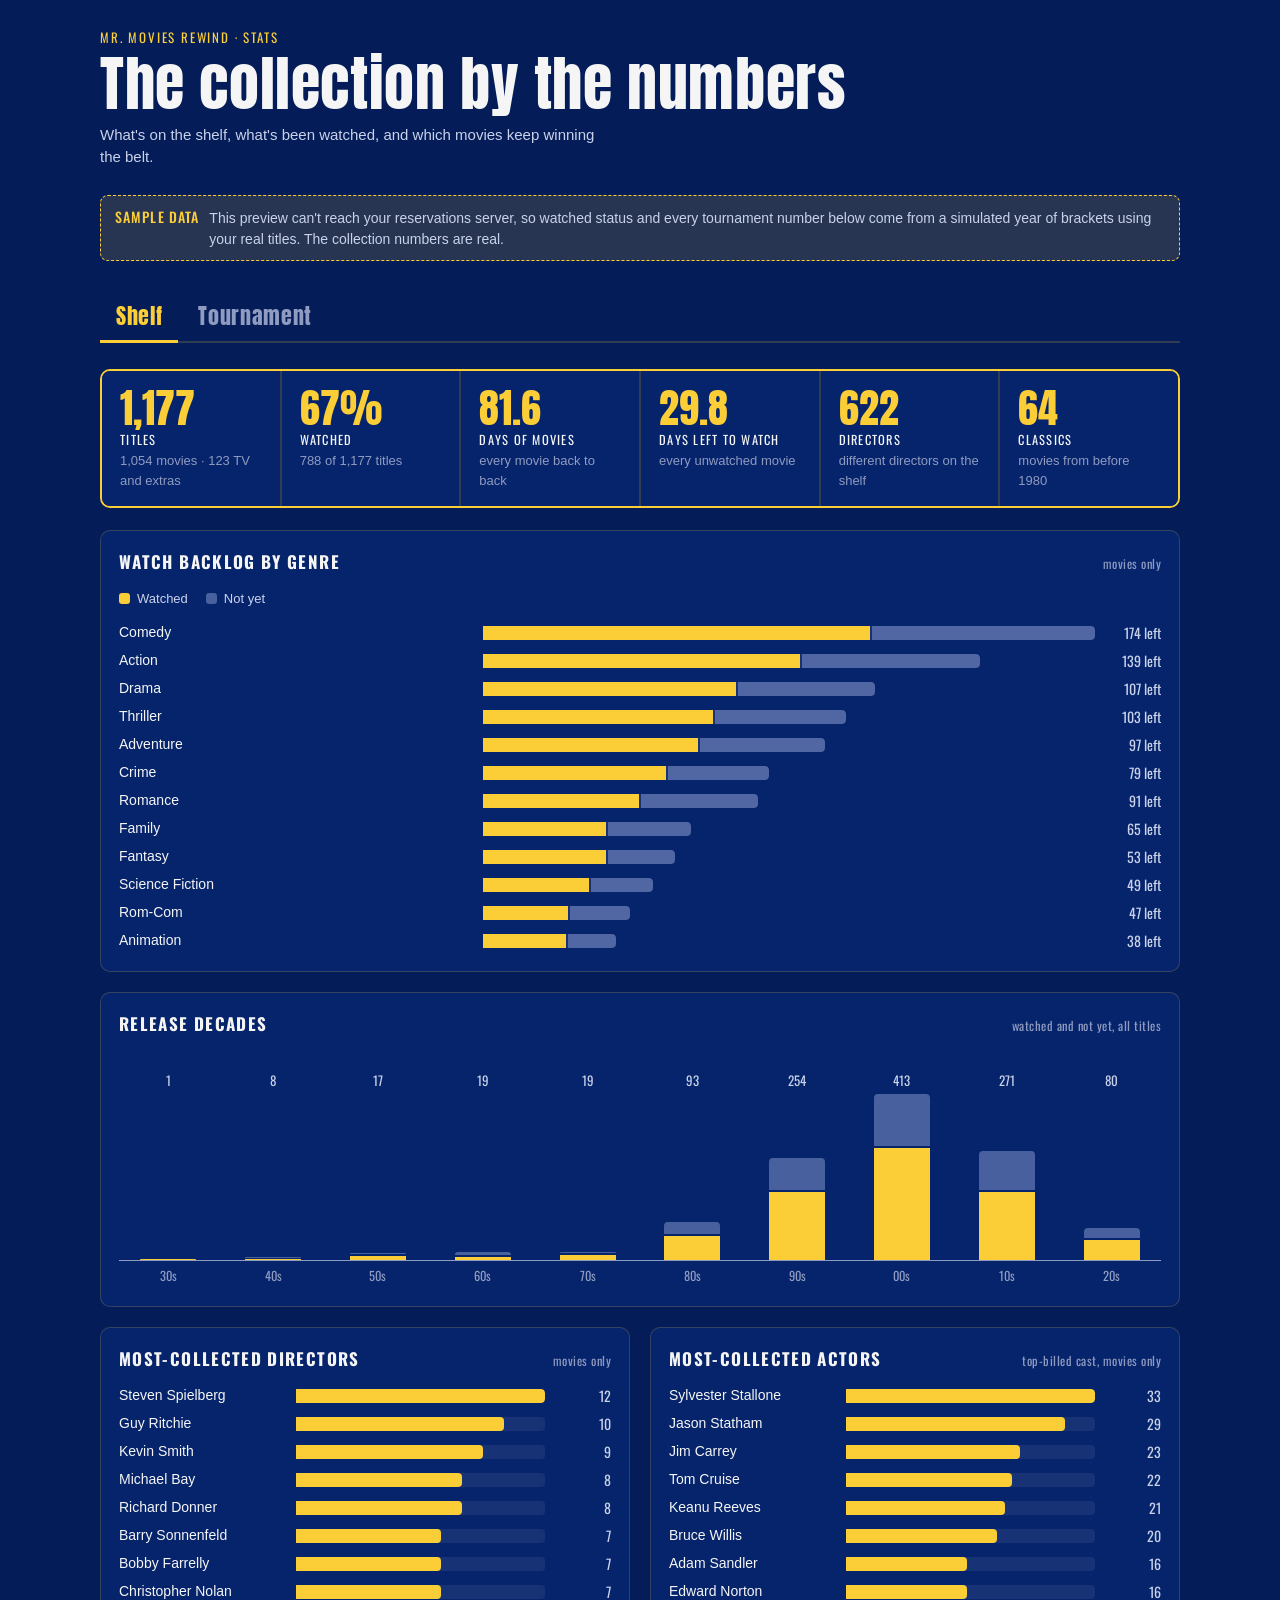
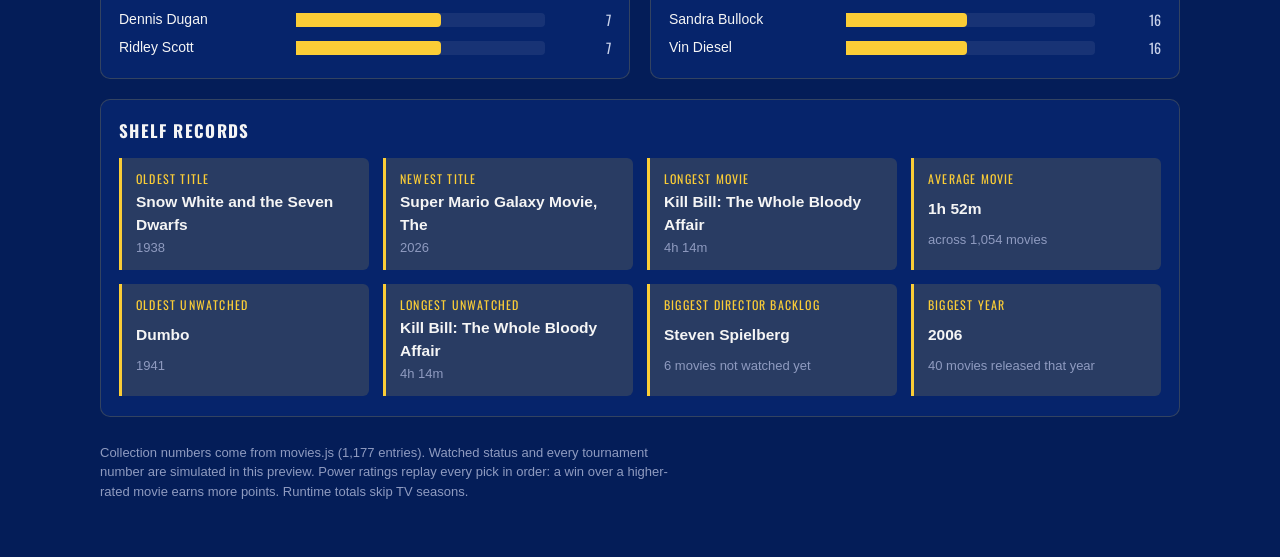
<file: stats.html>
<!DOCTYPE html>
<html lang="en">
<head>
  <meta name="robots" content="noindex, nofollow, noarchive">
  <meta charset="UTF-8">
  <meta name="viewport" content="width=device-width, initial-scale=1.0, viewport-fit=cover">
  <meta name="theme-color" content="#041D58">
  <title>Mr. Movies Rewind Stats</title>
  <link rel="icon" type="image/png" href="images/favicon.png">
  <link rel="apple-touch-icon" href="images/apple-touch-icon.png">
  <link rel="preconnect" href="https://fonts.googleapis.com">
  <link rel="stylesheet" href="https://fonts.googleapis.com/css2?family=Anton&family=Oswald:wght@400;500;700&display=swap">
  <style>
  body { margin: 0; }
  /* Layout: marquee tiles; Tournament act (belts, power rankings, what wins, then paired almanac panels); Shelf act (backlog, decades, people, records). Single dark theme to match the main site. */
  :root {
    --bg: #041D58;
    --panel: #06246b;
    --panel-2: #0a2e80;
    --panel-edge: rgba(251, 205, 54, 0.18);
    --ink: #f5f5f5;
    --ink-2: #c9d2ea;
    --ink-3: #8f9bc0;
    --gold: #FBCD36;
    --gold-dim: rgba(251, 205, 54, 0.14);
    --silver: #cfd6e6;
    --bronze: #d9925b;
    --cool: #7f93c9;
    --track: rgba(255, 255, 255, 0.07);
    --display: "Anton", Impact, "Arial Narrow", sans-serif;
    --label: "Oswald", "Arial Narrow", Arial, sans-serif;
    --body: -apple-system, BlinkMacSystemFont, "Segoe UI", Roboto, Helvetica, Arial, sans-serif;
    color-scheme: dark;
  }
  * { box-sizing: border-box; }
  [hidden] { display: none !important; }
  body { background: var(--bg); color: var(--ink); font-family: var(--body); font-size: 15px; line-height: 1.5; }
  .wrap { max-width: 1120px; margin: 0 auto; padding-inline: 20px; padding-block: 28px 56px; display: grid; gap: 26px; }

  header { display: grid; gap: 6px; }
  .back { font-family: var(--label); font-size: 14px; letter-spacing: 0.06em; color: var(--ink-2); text-decoration: none; justify-self: start; margin-bottom: 6px; }
  .back:hover, .back:focus-visible { color: var(--gold); }
  .notice { padding: 16px 18px; border: 1px dashed var(--ink-3); border-radius: 10px; color: var(--ink-2); }
  .eyebrow { font-family: var(--label); text-transform: uppercase; letter-spacing: 0.14em; font-size: 13px; color: var(--gold); }
  h1 { font-family: var(--display); font-weight: 400; font-size: clamp(34px, 7vw, 60px); line-height: 1; margin: 0; letter-spacing: 0.01em; text-wrap: balance; }
  .sub { color: var(--ink-2); margin: 4px 0 0; max-width: 62ch; }
  .banner { display: flex; gap: 10px; align-items: baseline; padding: 10px 14px; border: 1px dashed var(--gold); border-radius: 8px; color: var(--ink-2); font-size: 14px; background: var(--gold-dim); }
  .banner b { color: var(--gold); font-family: var(--label); letter-spacing: 0.08em; text-transform: uppercase; font-weight: 500; white-space: nowrap; }

  .marquee { display: grid; grid-template-columns: repeat(6, minmax(0, 1fr)); gap: 2px; background: var(--panel-edge); border: 2px solid var(--gold); border-radius: 10px; overflow: hidden; }
  @media (max-width: 1000px) { .marquee { grid-template-columns: repeat(3, minmax(0, 1fr)); } }
  @media (max-width: 520px) { .marquee { grid-template-columns: repeat(2, minmax(0, 1fr)); } }
  .tile { background: var(--panel); padding: 16px 18px; display: grid; gap: 2px; align-content: start; }
  .tile .num { font-family: var(--display); font-size: 40px; line-height: 1.05; color: var(--gold); font-variant-numeric: tabular-nums; }
  .tile .lbl { font-family: var(--label); text-transform: uppercase; letter-spacing: 0.1em; font-size: 12.5px; }
  .tile .note { font-size: 13px; color: var(--ink-3); }

  .tabs { display: flex; gap: 4px; border-bottom: 2px solid var(--panel-edge); position: sticky; top: env(safe-area-inset-top, 0px); background: var(--bg); z-index: 5; padding-top: 6px; }
  .tab { appearance: none; border: 0; background: none; color: var(--ink-3); font-family: var(--display); font-size: 22px; letter-spacing: 0.03em; padding: 6px 16px 8px; cursor: pointer; border-bottom: 3px solid transparent; margin-bottom: -2px; }
  .tab:hover { color: var(--ink); }
  .tab[aria-selected="true"] { color: var(--gold); border-bottom-color: var(--gold); }
  .tab:focus-visible { outline: 2px solid var(--gold); outline-offset: 2px; border-radius: 4px; }
  .panel { display: grid; gap: 22px; }
.tmode { display: inline-flex; justify-self: start; gap: 2px; padding: 3px; border: 1px solid var(--panel-edge); border-radius: 10px; background: var(--panel); }
.tmode-btn { appearance: none; border: 0; border-radius: 7px; background: none; color: var(--ink-2); font-family: var(--label); font-size: 14px; letter-spacing: 0.06em; text-transform: uppercase; padding: 6px 16px; cursor: pointer; }
.tmode-btn[aria-pressed="true"] { background: var(--gold); color: #1a1300; }
.tmode-btn:focus-visible { outline: 2px solid var(--gold); outline-offset: 2px; }
  .act { font-family: var(--display); font-weight: 400; font-size: 28px; letter-spacing: 0.02em; margin: 10px 0 -8px; display: flex; align-items: center; gap: 14px; }
  .act::after { content: ""; flex: 1; height: 2px; background: linear-gradient(90deg, var(--gold), transparent); }

  .grid { display: grid; grid-template-columns: repeat(2, minmax(0, 1fr)); gap: 20px; }
  .grid .wide { grid-column: 1 / -1; }
  @media (max-width: 760px) { .grid { grid-template-columns: minmax(0, 1fr); } }

  section { background: var(--panel); border: 1px solid var(--panel-edge); border-radius: 10px; padding: 18px 18px 20px; min-width: 0; display: grid; gap: 14px; align-content: start; }
  h2 { font-family: var(--label); font-weight: 700; text-transform: uppercase; letter-spacing: 0.08em; font-size: 17px; margin: 0; display: flex; justify-content: space-between; align-items: baseline; gap: 12px; flex-wrap: wrap; }
  h2 small { font-weight: 400; letter-spacing: 0.04em; font-size: 12.5px; color: var(--ink-3); text-transform: none; }

  /* belt wall */
  .belts { display: grid; grid-template-columns: repeat(9, minmax(0, 1fr)); gap: 12px; }
  @media (max-width: 1000px) { .belts { grid-template-columns: repeat(3, minmax(0, 1fr)); } }
  .belt { display: grid; gap: 6px; align-content: start; min-width: 0; }
  .belt .cat { font-family: var(--label); text-transform: uppercase; letter-spacing: 0.12em; font-size: 12px; color: var(--gold); }
  .poster { aspect-ratio: 2 / 3; max-width: 100%; border-radius: 6px; border: 2px solid var(--gold); background: linear-gradient(160deg, var(--panel-2), #031445) center / cover no-repeat; position: relative; overflow: hidden; display: flex; align-items: flex-end; }
  .poster .pt { width: 100%; padding: 26px 8px 8px; background: linear-gradient(transparent, rgba(2, 10, 35, 0.92) 45%); font-weight: 700; font-size: 13.5px; line-height: 1.25; }
  .poster.vacant { border-style: dashed; border-color: var(--ink-3); align-items: center; justify-content: center; }
  .poster.vacant .pt { background: none; text-align: center; color: var(--ink-3); font-weight: 500; padding: 8px; }
  .belt .cat.decade { text-transform: none; }
  .belt-row-label { grid-column: 1 / -1; font-family: var(--label); text-transform: uppercase; letter-spacing: 0.12em; font-size: 13px; color: var(--ink-2); border-top: 1px solid var(--track); padding-top: 10px; margin-top: 4px; }
  .belt .meta { font-size: 12.5px; color: var(--ink-3); line-height: 1.35; }
  .chip { display: inline-block; font-family: var(--label); font-size: 11.5px; letter-spacing: 0.06em; text-transform: uppercase; padding: 2px 7px; border-radius: 6px; line-height: 1.35; border: 1px solid var(--cool); color: var(--ink-2); }
  .chip.live { border-color: var(--gold); color: var(--gold); }
  button.poster { appearance: none; padding: 0; width: 100%; color: inherit; font: inherit; text-align: left; cursor: pointer; }
  button.poster:hover, button.poster:focus-visible { outline: 2px solid var(--gold); outline-offset: 2px; }

  /* bracket viewer: the latest finished bracket behind a belt, read-only */
  .bk { width: min(960px, calc(100vw - 32px)); max-height: calc(100dvh - 32px); overflow: auto; padding: 0; border: 2px solid var(--gold); border-radius: 12px; background: var(--panel); color: var(--ink); }
  .bk::backdrop { background: rgba(2, 10, 35, 0.78); }
  .bk-head { position: sticky; top: 0; z-index: 1; display: flex; align-items: flex-start; gap: 14px; padding: 16px 18px 12px; background: var(--panel); border-bottom: 1px solid var(--panel-edge); }
  .bk-head .bk-poster { width: 54px; aspect-ratio: 2 / 3; flex: none; border-radius: 4px; border: 1px solid var(--gold); background: var(--panel-2) center / cover no-repeat; }
  .bk-head .bk-title { flex: 1; min-width: 0; display: grid; gap: 2px; }
  .bk-head .bk-cat { font-family: var(--label); text-transform: uppercase; letter-spacing: 0.12em; font-size: 12px; color: var(--gold); }
  .bk-head .bk-champ { font-family: var(--display); font-size: 26px; line-height: 1.1; }
  .bk-head .bk-sub { font-size: 13px; color: var(--ink-3); }
  .bk-close { appearance: none; flex: none; border: 1px solid var(--ink-3); background: none; color: var(--ink-2); border-radius: 8px; font-family: var(--label); font-size: 13px; letter-spacing: 0.06em; text-transform: uppercase; padding: 5px 12px; cursor: pointer; }
  .bk-close:hover, .bk-close:focus-visible { border-color: var(--gold); color: var(--gold); }
  .bk-body { padding: 6px 18px 20px; display: grid; gap: 18px; }
  .bk-body .empty { margin: 10px 0; }
  .tv-chips { display: flex; flex-wrap: wrap; gap: 8px; }
  .tv-chip { appearance: none; display: grid; padding: 6px 12px; border: 1px solid rgba(251, 205, 54, 0.25); border-radius: 8px; background: rgba(255, 255, 255, 0.03); color: var(--ink-2); font: inherit; text-align: left; cursor: pointer; }
  .tv-chip small { font-family: var(--label); font-size: 10.5px; letter-spacing: 0.08em; text-transform: uppercase; color: var(--ink-3); }
  .tv-chip span { color: var(--ink); font-size: 13px; font-weight: 700; }
  .tv-chip.active { border-color: var(--gold); background: var(--gold-dim); }
  .tv-chip:focus-visible { outline: 2px solid var(--gold); outline-offset: 2px; }
  /* bracket tree: a matchup in column c spans 2^(c+1) rows, centered between its feeders */
  .tv-tree-scroll { --tv-unit: 30px; --tv-gap: 26px; overflow-x: auto; scroll-snap-type: x mandatory; padding-bottom: 6px; border-radius: 10px; background: rgba(255, 255, 255, 0.03); }
  .tv-tree { display: grid; grid-auto-flow: column; grid-auto-columns: minmax(0, 1fr); column-gap: var(--tv-gap); min-width: 820px; padding: 12px 14px 6px; }
  .tv-col { display: grid; align-content: start; scroll-snap-align: start; }
  .tv-col h3 { margin: 0 0 8px; font-size: 11px; color: var(--ink-3); }
  .tv-slots { display: grid; grid-auto-rows: var(--tv-unit); }
  .tv-cell { display: grid; }
  .tv-match { position: relative; align-self: center; display: grid; border: 1px solid rgba(255, 255, 255, 0.08); border-radius: 6px; background: rgba(255, 255, 255, 0.05); }
  .tv-cell.has-next > .tv-match::after { content: ""; position: absolute; left: 100%; top: 50%; width: calc(var(--tv-gap) / 2); border-top: 2px solid rgba(185, 198, 229, 0.35); }
  .tv-cell.fed > .tv-match::before { content: ""; position: absolute; right: 100%; top: calc(50% - var(--span) / 4); width: calc(var(--tv-gap) / 2); height: calc(var(--span) / 2); border: 2px solid rgba(185, 198, 229, 0.35); border-left: 0; }
  .tv-entrant { display: flex; align-items: center; gap: 6px; min-width: 0; height: 26px; padding: 0 8px; font-size: 12.5px; }
  .tv-entrant + .tv-entrant { border-top: 1px solid rgba(255, 255, 255, 0.07); }
  .tv-entrant .t { flex: 1; min-width: 0; overflow: hidden; text-overflow: ellipsis; white-space: nowrap; }
  .tv-entrant .seed { flex-shrink: 0; min-width: 16px; font-size: 10.5px; font-weight: 700; color: var(--ink-3); text-align: center; }
  .tv-entrant.won .t { font-weight: 700; color: var(--gold); }
  .tv-entrant.won::after { content: "\2713"; color: var(--gold); font-size: 11px; }
  .tv-entrant.lost { color: var(--ink-3); }
  .tv-entrant.lost .t { text-decoration: line-through; text-decoration-color: rgba(143, 155, 192, 0.5); }
  .tv-entrant.tbd { color: var(--ink-3); font-style: italic; }
  .tv-end { align-self: center; padding: 8px 10px; border: 2px solid var(--gold); border-radius: 8px; background: var(--gold-dim); text-align: center; }
  .tv-end small { display: block; font-family: var(--label); font-size: 10.5px; letter-spacing: 0.1em; text-transform: uppercase; color: var(--gold); }
  .tv-end strong { font-size: 13px; }
  .tv-third { align-self: end; }
  .tv-playin { display: grid; grid-template-columns: repeat(auto-fill, minmax(190px, 1fr)); gap: 8px; }
  @media (max-width: 600px) {
    .tv-chips { flex-wrap: nowrap; overflow-x: auto; padding-bottom: 4px; }
    .tv-chip { flex: 0 0 auto; }
    .tv-tree { grid-auto-columns: 70vw; min-width: max-content; }
  }

  /* leaderboard */
  .board { width: 100%; border-collapse: collapse; font-size: 14px; font-variant-numeric: tabular-nums; }
  .board th { font-family: var(--label); font-weight: 500; text-transform: uppercase; letter-spacing: 0.08em; font-size: 12px; color: var(--ink-3); text-align: right; padding: 0 8px 8px; }
  .board th:nth-child(2), .board td:nth-child(2) { text-align: left; }
  .board td { padding: 7px 8px; border-top: 1px solid var(--track); text-align: right; }
  .board td:first-child { font-family: var(--display); color: var(--gold); font-size: 18px; width: 34px; text-align: left; }
  .board .t { font-weight: 600; }
  .board .y { color: var(--ink-3); font-weight: 400; margin-left: 6px; }
  .medal { display: inline-block; min-width: 22px; text-align: center; border-radius: 4px; padding: 0 4px; font-family: var(--label); }
  .m1 { color: #1a1300; background: var(--gold); }
  .m2 { color: #111a2c; background: var(--silver); }
  .m3 { color: #2a1305; background: var(--bronze); }
  .zero { color: var(--ink-3); }
  .tablewrap { overflow-x: auto; }

  /* ranked bars */
  .bars { list-style: none; margin: 0; padding: 0; display: grid; gap: 7px; }
  .bar { display: grid; grid-template-columns: minmax(96px, 34%) 1fr 56px; align-items: center; gap: 10px; font-size: 14px; }
  .bar .name { overflow: hidden; text-overflow: ellipsis; white-space: nowrap; }
  .bar .why { grid-column: 1 / -1; margin-top: -6px; font-size: 12.5px; color: var(--ink-3); overflow: hidden; text-overflow: ellipsis; white-space: nowrap; }
  .bar .track { height: 14px; background: var(--track); border-radius: 0 4px 4px 0; position: relative; display: flex; gap: 2px; overflow: hidden; }
  .bar .fill { background: var(--gold); min-width: 2px; height: 100%; }
  .bar .fill.rest { background: var(--cool); opacity: 0.55; }
  .bar .fill:last-child { border-radius: 0 4px 4px 0; }
  .bar .val { text-align: right; font-variant-numeric: tabular-nums; color: var(--ink-2); font-family: var(--label); }
  .bar:hover .name { color: var(--gold); }
  .legend { display: flex; flex-wrap: wrap; gap: 6px 18px; font-size: 13px; color: var(--ink-2); }
  .legend span { display: inline-flex; align-items: center; gap: 7px; }
  .legend i { width: 11px; height: 11px; border-radius: 3px; display: inline-block; }

  /* versus compare (champions vs collection) */
  .dna { display: grid; grid-template-columns: repeat(auto-fit, minmax(200px, 1fr)); gap: 14px; }
  .dna-card { display: grid; gap: 4px; padding: 12px 14px; background: var(--panel-2); border-radius: 8px; min-width: 0; }
  .dna-card .k { font-family: var(--label); text-transform: uppercase; letter-spacing: 0.1em; font-size: 12px; color: var(--ink-3); }
  .dna-card .vs { display: flex; align-items: baseline; gap: 10px; flex-wrap: wrap; }
  .dna-card .a { font-family: var(--display); font-size: 28px; color: var(--gold); line-height: 1.1; }
  .dna-card .b { color: var(--ink-3); font-size: 13.5px; }

  /* decades */
  .cols { display: grid; grid-auto-flow: column; grid-auto-columns: 1fr; gap: 6px; align-items: end; height: 210px; padding-top: 20px; border-bottom: 1px solid var(--ink-3); }
  .col { display: grid; grid-template-rows: auto 1fr; height: 100%; align-items: end; justify-items: center; gap: 4px; }
  .col .cv { font-family: var(--label); font-size: 13px; color: var(--ink-2); font-variant-numeric: tabular-nums; }
  .col .stack { width: 100%; max-width: 56px; display: flex; flex-direction: column; justify-content: flex-end; gap: 2px; height: 100%; }
  .col .cb { width: 100%; background: var(--gold); }
  .col .cb.rest { background: var(--cool); opacity: 0.55; border-radius: 4px 4px 0 0; }
  .col .stack .cb:only-child { border-radius: 4px 4px 0 0; }
  .col-labels { display: grid; grid-auto-flow: column; grid-auto-columns: 1fr; gap: 6px; margin-top: -8px; }
  .col-labels span { text-align: center; font-family: var(--label); font-size: 12.5px; color: var(--ink-3); }

  /* records */
  .facts { display: grid; grid-template-columns: repeat(auto-fit, minmax(220px, 1fr)); gap: 14px; }
  .fact { display: grid; gap: 2px; padding: 12px 14px; border-left: 3px solid var(--gold); background: var(--gold-dim); border-radius: 0 6px 6px 0; min-width: 0; }
  .fact .k { font-family: var(--label); text-transform: uppercase; letter-spacing: 0.1em; font-size: 12px; color: var(--gold); }
  .fact .v { font-weight: 600; font-size: 15.5px; }
  .fact .d { font-size: 13px; color: var(--ink-3); }

  .empty { color: var(--ink-3); font-size: 14px; margin: 0; }
  footer { color: var(--ink-3); font-size: 13px; max-width: 80ch; }

  /* almanac rows: name + detail on the left, a value on the right */
  .rows { list-style: none; margin: 0; padding: 0; display: grid; }
  .row { display: grid; grid-template-columns: minmax(0, 1fr) auto; gap: 4px 14px; align-items: baseline; padding: 8px 0; border-top: 1px solid var(--track); }
  .row:first-child { border-top: 0; padding-top: 0; }
  .row .n { font-weight: 600; min-width: 0; }
  .row .n em { font-style: normal; color: var(--ink-3); font-weight: 400; }
  .row .d { grid-column: 1 / -1; font-size: 13px; color: var(--ink-3); margin-top: -2px; }
  .row .v { font-family: var(--label); color: var(--gold); font-variant-numeric: tabular-nums; white-space: nowrap; }
  .tag { font-family: var(--label); font-size: 11px; letter-spacing: 0.08em; text-transform: uppercase; color: var(--bg); background: var(--gold); border-radius: 3px; padding: 0 5px; margin-left: 6px; vertical-align: 2px; }

  /* head-to-head split bars */
  .h2h { list-style: none; margin: 0; padding: 0; display: grid; gap: 10px; }
  .h2h li { display: grid; gap: 4px; }
  .h2h .names { display: grid; grid-template-columns: minmax(0, 1fr) auto minmax(0, 1fr); align-items: baseline; gap: 10px; font-size: 13.5px; }
  .h2h .names span:last-child { color: var(--ink-3); text-align: right; }
  .h2h .sb { display: flex; height: 12px; gap: 2px; border-radius: 4px; overflow: hidden; }
  .h2h .sb i { background: var(--gold); }
  .h2h .sb i + i { background: var(--cool); opacity: 0.55; }
  .h2h .names b { font-family: var(--label); font-weight: 500; font-variant-numeric: tabular-nums; }
  .h2h .names span:first-child b { color: var(--gold); }
  .h2h .names span:last-child b { color: var(--ink-2); }
  .h2h .names .pct { font-family: var(--label); font-weight: 700; font-size: 16px; color: var(--gold); text-align: center; }

  .big { display: flex; align-items: baseline; gap: 12px; flex-wrap: wrap; }
  .big .a { font-family: var(--display); font-size: 44px; line-height: 1; color: var(--gold); }
  .big .b { color: var(--ink-2); max-width: 40ch; }
  .split2 { display: grid; grid-template-columns: repeat(2, minmax(0, 1fr)); gap: 18px; }
  @media (max-width: 520px) { .split2 { grid-template-columns: minmax(0, 1fr); } }
  h3 { font-family: var(--label); font-weight: 500; text-transform: uppercase; letter-spacing: 0.1em; font-size: 12.5px; color: var(--ink-3); margin: 0 0 6px; }
  .cols.short { height: 170px; }
  .board .rating { font-family: var(--display); font-size: 17px; color: var(--ink); }
  .board .wl { color: var(--ink-2); }
  .board .sub { display: block; font-size: 12.5px; color: var(--ink-3); font-weight: 400; }
  </style>
</head>
<body>
<script src="transform-transition.js"></script>
<div class="wrap">
  <header>
    <a class="back" id="back" href="index.html" data-transform="decepticon">&larr; Back to the shelf</a>
    <div class="eyebrow">Mr. Movies Rewind · Stats</div>
    <h1>The collection by the numbers</h1>
    <p class="sub">What's on the shelf, what's been watched, and which movies keep winning the belt.</p>
  </header>

  <div class="banner" id="banner" hidden><b>Sample data</b><span id="banner-text"></span></div>

  <div class="tabs" role="tablist">
    <button class="tab" role="tab" id="tab-btn-shelf" aria-controls="shelf" aria-selected="true">Shelf</button>
    <button class="tab" role="tab" id="tab-btn-tournament" aria-controls="tournament" aria-selected="false">Tournament</button>
  </div>

  <div class="panel" id="tournament" role="tabpanel" hidden>
  <div class="notice" id="t-notice" hidden></div>
  <div class="tmode" role="group" aria-label="Which brackets">
    <button class="tmode-btn" id="tmode-owned" data-tmode="owned" aria-pressed="true">Owned</button>
    <button class="tmode-btn" id="tmode-seen" data-tmode="seen" aria-pressed="false">Seen</button>
  </div>
  <div class="marquee" id="marquee-t"></div>
  <div class="grid">
    <section class="wide">
      <h2><span data-seen="Seen champions">Belt holders</span> <small data-seen="latest winner of each bracket">reigning champion in each bracket</small></h2>
      <div class="belts" id="belts"></div>
    </section>

    <section class="wide">
      <h2>Power rankings <small>rating from every pick ever made, starting at 1500</small></h2>
      <div class="tablewrap"><table class="board" id="power"></table></div>
    </section>

    <section class="wide">
      <h2>What wins <small data-seen="winners compared with every watched movie">belt winners compared with every watched movie</small></h2>
      <div class="dna" id="dna"></div>
    </section>

    <section>
      <h2>Rivalries <small>pairs that keep meeting</small></h2>
      <ul class="rows" id="rivals"></ul>
    </section>
    <section>
      <h2>Biggest upsets <small>lowest odds to win, by rating</small></h2>
      <ul class="rows" id="upsets"></ul>
    </section>

    <section>
      <h2>Giant killers <small data-seen="wins over past winners">wins over belt winners</small></h2>
      <ul class="rows" id="giants"></ul>
    </section>
    <section>
      <h2>Cinderella runs <small>deep runs from a low starting rank</small></h2>
      <ul class="rows" id="cinderella"></ul>
    </section>

    <section>
      <h2>One and done <small>most first-round exits</small></h2>
      <ul class="rows" id="onedone"></ul>
    </section>
    <section>
      <h2>Longest reigns <small data-seen="days as the latest winner">days holding a belt</small></h2>
      <ul class="rows" id="reigns"></ul>
    </section>

    <section class="wide">
      <h2>How you decide <small>median time to make a pick, by round</small></h2>
      <div class="cols short" id="speed"></div>
      <div class="col-labels" id="speed-labels"></div>
      <div class="split2">
        <div><h3>Snap picks</h3><ul class="rows" id="snaps"></ul></div>
        <div><h3>Agonizers</h3><ul class="rows" id="agonies"></ul></div>
      </div>
    </section>

    <section>
      <h2>Genre head-to-head <small>when two genres meet</small></h2>
      <ul class="h2h" id="genreh2h"></ul>
    </section>
    <section>
      <h2>Old vs new <small>matchups between different release years</small></h2>
      <div class="big" id="oldnew-big"></div>
      <ul class="bars" id="oldnew"></ul>
    </section>

    <section>
      <h2>Director win rates <small>at least 12 matchups</small></h2>
      <ul class="bars" id="dirwin"></ul>
    </section>
    <section>
      <h2>Actor win rates <small>at least 15 matchups</small></h2>
      <ul class="bars" id="actwin"></ul>
    </section>
  </div>

  </div>

  <div class="panel" id="shelf" role="tabpanel">
  <div class="marquee" id="marquee-s"></div>
  <div class="grid">
    <section class="wide">
      <h2>Watch backlog by genre <small>movies only</small></h2>
      <div class="legend"><span><i style="background:var(--gold)"></i>Watched</span><span><i style="background:var(--cool);opacity:.55"></i>Not yet</span></div>
      <ul class="bars" id="backlog"></ul>
    </section>

    <section class="wide">
      <h2>Release decades <small>watched and not yet, all titles</small></h2>
      <div class="cols" id="decades"></div>
      <div class="col-labels" id="decade-labels"></div>
    </section>

    <section>
      <h2>Most-collected directors <small>movies only</small></h2>
      <ul class="bars" id="directors"></ul>
    </section>
    <section>
      <h2>Most-collected actors <small>top-billed cast, movies only</small></h2>
      <ul class="bars" id="actors"></ul>
    </section>

    <section class="wide">
      <h2>Shelf records</h2>
      <div class="facts" id="facts"></div>
    </section>
  </div>
  </div>

  <footer id="foot"></footer>
  <dialog class="bk" id="bk" aria-labelledby="bk-champ">
    <div class="bk-head">
      <div class="bk-poster" id="bk-poster"></div>
      <div class="bk-title"><span class="bk-cat" id="bk-cat"></span><span class="bk-champ" id="bk-champ"></span><span class="bk-sub" id="bk-sub"></span></div>
      <button type="button" class="bk-close" id="bk-close">Close</button>
    </div>
    <div class="bk-body" id="bk-body"></div>
  </dialog>
</div>

<script src="movies.js"></script>
<script>
(async function () {
  const API = "https://movie-reservations.iconedge.workers.dev";
  const CATEGORIES = ["full", "action", "christmas", "classic", "comedy", "drama", "horror", "rom-com", "thriller"];
  // Seen-only decade brackets (same years as app.js). Classic (up to 1979) leads the Decades row.
  const DECADE_START = { "80s": 1980, "90s": 1990, "00s": 2000, "10s": 2010, "20s": 2020 };
  const DECADES = Object.keys(DECADE_START);
  const DAY = 86400000;
  const $ = (id) => document.getElementById(id);
  const esc = (s) => String(s ?? "").replace(/[&<>"']/g, (c) => ({ "&": "&amp;", "<": "&lt;", ">": "&gt;", '"': "&quot;", "'": "&#39;" }[c]));
  const fmt = (n) => Number(n).toLocaleString("en-US");
  const pct = (x) => `${Math.round(x * 100)}%`;
  const catName = (c) => { c = String(c).replace(/^seen:/, ""); return c === "full" ? "Full Collection" : c === "rom-com" ? "Rom-Com" : c[0].toUpperCase() + c.slice(1); };
  const mins = (m) => { const r = /^(\d+)m$/.exec(m.runtime || ""); return r ? +r[1] : null; };
  const genresOf = (m) => (m.genre || "").split(" / ").map((g) => g.trim()).filter(Boolean);
  const split = (s) => (s || "").split(",").map((x) => x.trim()).filter(Boolean);
  const hm = (n) => `${Math.floor(n / 60)}h ${n % 60}m`;
  const dur = (ms) => { const s = Math.round(ms / 1000); return s < 60 ? `${s}s` : `${Math.floor(s / 60)}m ${String(s % 60).padStart(2, "0")}s`; };
  const date = (t) => new Date(t).toLocaleDateString("en-US", { month: "short", day: "numeric", year: "numeric" });
  const median = (v) => { const s = [...v].sort((a, b) => a - b); return s.length ? s[Math.floor(s.length / 2)] : 0; };

  const all = movies;
  const films = all.filter((m) => m.type === "movie");
  const byId = new Map(all.map((m) => [String(m.tmdbId), m]));

  // Movies watched but not owned (seen.js) can play in tournaments; they're
  // only looked up here for names and details in the tournament stats, never
  // counted in the shelf numbers.
  const seenLoaded = new Promise((resolve) => {
    const script = document.createElement("script");
    script.src = "seen.js";
    script.onload = () => resolve(true);
    script.onerror = () => resolve(false);
    document.head.appendChild(script);
  });
  const titleOf = (id) => (byId.get(String(id)) || {}).title || `#${id}`;

  // Same pool rules as the tournament in app.js.
  function inCategory(m, cat) {
    if (cat === "full") return true;
    if (cat === "classic") { const y = parseInt(m.year, 10); return y && y < 1980; }
    if (DECADE_START[cat]) { const y = parseInt(m.year, 10); return y >= DECADE_START[cat] && y < DECADE_START[cat] + 10; }
    if (cat === "baseball" || cat === "christmas") return (m.categories || []).includes(cat);
    return (m.genre || "").toLowerCase().includes(cat);
  }

  // ---------- data
  // Live: /watched and /tournaments/current already exist on the Worker.
  // /tournament-log is the one new endpoint this page needs:
  //   { tournaments: [{ id, category, total_rounds, finished_at, champion_id }],
  //     picks: [{ tournament_id, round, a, b, winner, deliberation_ms, decided_at }] }
  async function getJSON(path) {
    const r = await fetch(API + path, { cache: "no-store" });
    if (!r.ok) throw new Error(r.status);
    return r.json();
  }

  // Deliberation comes back as the gap since the previous pick (minus time the tab was hidden),
  // or null when that gap is too long to be one decision.
  async function loadLive() {
    const watchedRows = await getJSON("/watched");
    let log = null;
    try { log = await getJSON("/tournament-log"); } catch (e) {}
    const current = {};
    await Promise.all(CATEGORIES.concat(CATEGORIES.concat(DECADES).map((c) => "seen:" + c)).map(async (c) => {
      try { current[c] = await getJSON(`/tournaments/current?category=${encodeURIComponent(c)}`); } catch (e) {}
    }));
    return {
      watched: new Set(watchedRows.map((r) => `${r.type}:${r.tmdb_id}`)),
      tournaments: log ? log.tournaments.map((t) => ({ ...t, finished_at: t.finished_at ? +new Date(t.finished_at) : null })) : [],
      picks: log ? log.picks.map((p) => ({ ...p, decided_at: +new Date(p.decided_at) })) : [],
      current, hasLog: !!log, sample: false,
    };
  }

  // Simulates a year of brackets over the real catalog: each movie gets a hidden
  // quality score, picks follow it with some noise, close calls take longer.
  function loadSample() {
    let seed = 11;
    const rnd = () => (seed = (seed * 16807) % 2147483647) / 2147483647;
    const shuffle = (a) => { a = [...a]; for (let i = a.length - 1; i > 0; i--) { const j = Math.floor(rnd() * (i + 1)); [a[i], a[j]] = [a[j], a[i]]; } return a; };
    const watched = new Set(all.filter(() => rnd() < 0.64).map((m) => `${m.type}:${m.tmdbId}`));
    const seen = films.filter((m) => watched.has(`movie:${m.tmdbId}`));
    const q = new Map(seen.map((m) => [m, (rnd() + rnd() + rnd() - 1.5) * 2.2]));
    const tournaments = [], picks = [];
    const start = Date.UTC(2025, 9, 1), end = Date.UTC(2026, 8, 28);
    const plan = [];
    CATEGORIES.forEach((cat) => {
      const n = cat === "full" ? 5 : 2 + Math.floor(rnd() * 3);
      for (let i = 0; i < n; i++) plan.push({ cat, at: start + ((i + rnd() * 0.8) / n) * (end - start) });
    });
    plan.sort((a, b) => a.at - b.at).forEach(({ cat, at }, idx) => {
      const pool = seen.filter((m) => inCategory(m, cat));
      let size = 2; while (size * 2 <= Math.min(pool.length, cat === "full" ? 64 : 32)) size *= 2;
      if (size < 8) return;
      const id = idx + 1, total = Math.log2(size);
      let field = shuffle(pool).slice(0, size), t = at;
      for (let round = 1; round <= total; round++) {
        const next = [];
        for (let i = 0; i < field.length; i += 2) {
          const a = field[i], b = field[i + 1];
          const pA = 1 / (1 + Math.exp(-(q.get(a) - q.get(b)) * 1.5));
          const w = rnd() < pA ? a : b;
          const close = 1 - Math.abs(pA - 0.5) * 2;
          t += (0.05 + rnd() * 0.4) * DAY / (round < total ? 3 : 1);
          const ms = Math.round(2500 + round * 2500 + close * close * rnd() * 90000 * (1 + round / 3) + (rnd() < 0.03 ? rnd() * 600000 : 0));
          picks.push({ tournament_id: id, round, a: String(a.tmdbId), b: String(b.tmdbId), winner: String(w.tmdbId), deliberation_ms: ms, decided_at: t });
          next.push(w);
        }
        field = next;
      }
      tournaments.push({ id, category: cat, total_rounds: total, finished_at: t, champion_id: String(field[0].tmdbId) });
    });
    const current = {};
    [["comedy", 2, 5, 5], ["action", 3, 2, 5], ["full", 1, 21, 6]].forEach(([c, round, left, total]) => {
      current[c] = { tournament: { category: c, total_rounds: total }, round, matchups: new Array(left).fill({}) };
    });
    return { watched, tournaments, picks, current, hasLog: true, sample: true };
  }

  const onSite = /github\.io$/.test(location.hostname);
  if (!onSite) $("back").hidden = true;
  let D;
  try { D = await loadLive(); } catch (e) {
    D = onSite ? { watched: new Set(), tournaments: [], picks: [], current: {}, hasLog: false, sample: false, offline: true } : loadSample();
  }
  if (D.sample) {
    $("banner").hidden = false;
    $("banner-text").textContent = "This preview can't reach your reservations server, so watched status and every tournament number below come from a simulated year of brackets using your real titles. The collection numbers are real.";
  } else if (D.offline) {
    $("banner").hidden = false;
    $("banner").querySelector("b").textContent = "Offline";
    $("banner-text").textContent = "The reservations server didn't answer, so watched and tournament numbers are missing. Reload the page to try again.";
  }
  if (!D.hasLog && !D.offline) {
    $("t-notice").hidden = false;
    $("t-notice").textContent = "Tournament stats appear here once the server has the /tournament-log update installed.";
  }

  if (await seenLoaded) {
    try {
      if (typeof seenMovies !== "undefined" && Array.isArray(seenMovies)) {
        seenMovies.forEach((m) => { if (!byId.has(String(m.tmdbId))) byId.set(String(m.tmdbId), m); });
      }
    } catch (e) {}
  }

  const isWatched = (m) => D.watched.has(`${m.type}:${m.tmdbId}`);
  const seenFilms = films.filter(isWatched);
  // The Seen bracket pool, as the hub counts it: watched shelf movies plus seen.js.
  let seenPoolFilms = seenFilms;
  // Same rule as the hub: a seen.js movie that's since been added to the shelf counts once, from the shelf.
  try {
    if (typeof seenMovies !== "undefined" && Array.isArray(seenMovies)) {
      const onShelf = new Set(all.map((m) => String(m.tmdbId)));
      seenPoolFilms = seenFilms.concat(seenMovies.filter((m) => !onShelf.has(String(m.tmdbId))));
    }
  } catch (e) {}
  const loser = (p) => (p.winner === p.a ? p.b : p.a);

  function tally(list, keysOf) {
    const o = new Map();
    list.forEach((m) => [...new Set(keysOf(m))].forEach((k) => { if (k) o.set(k, (o.get(k) || 0) + 1); }));
    return [...o.entries()].sort((a, b) => b[1] - a[1] || a[0].localeCompare(b[0]));
  }
  function bars(id, rows, limit) {
    const shown = limit ? rows.slice(0, limit) : rows;
    if (!shown.length) { $(id).innerHTML = `<li class="empty">Nothing yet.</li>`; return; }
    const max = Math.max(...shown.map((r) => r[1]), 1);
    $(id).innerHTML = shown.map(([name, n, label, tip]) =>
      `<li class="bar" title="${esc(tip || `${name}: ${label || fmt(n)}`)}"><span class="name">${esc(name)}</span>` +
      `<span class="track"><span class="fill" style="width:${(n / max) * 100}%"></span></span>` +
      `<span class="val">${esc(label || fmt(n))}</span></li>`).join("");
  }
  function rows(id, items) {
    $(id).innerHTML = items.length
      ? items.map(([n, d, v]) => `<li class="row"><span class="n">${n}</span><span class="v">${esc(v)}</span>${d ? `<span class="d">${d}</span>` : ""}</li>`).join("")
      : `<li class="row"><span class="n empty">Nothing yet.</span></li>`;
  }
  function roundName(round, total, third) {
    if (third) return "3rd-place match";
    if (round === 0) return "Play-in";
    const left = 2 ** (total - round + 1);
    return left === 2 ? "Final" : left === 4 ? "Final Four" : left === 8 ? "Great Eight" : left === 16 ? "Sweet Sixteen" : `Round of ${left}`;
  }
  const T = (id) => `<strong>${esc(titleOf(id))}</strong>`;

  // ---------- headline tiles
  const totalMin = films.map(mins).filter(Boolean).reduce((a, b) => a + b, 0);
  const seenCount = all.filter(isWatched).length;
  const tile = ([n, l, d]) => `<div class="tile"><span class="num">${n}</span><span class="lbl">${l}</span><span class="note">${esc(d)}</span></div>`;
  const unseenMin = films.filter((m) => !isWatched(m)).map(mins).filter(Boolean).reduce((a, b) => a + b, 0);
  const directorCount = new Set(films.flatMap((m) => split(m.director))).size;
  const classics = films.filter((m) => { const y = parseInt(m.year, 10); return y && y < 1980; }).length;
  $("marquee-s").innerHTML = [
    [fmt(all.length), "Titles", `${fmt(films.length)} movies · ${fmt(all.length - films.length)} TV and extras`],
    [pct(seenCount / all.length), "Watched", `${fmt(seenCount)} of ${fmt(all.length)} titles`],
    [(totalMin / 60 / 24).toFixed(1), "Days of movies", "every movie back to back"],
    [(unseenMin / 60 / 24).toFixed(1), "Days left to watch", "every unwatched movie"],
    [fmt(directorCount), "Directors", "different directors on the shelf"],
    [fmt(classics), "Classics", "movies from before 1980"],
  ].map(tile).join("");

  function renderTournamentStats(mode) {
  // Owned brackets play for belts; Seen brackets (stored as "seen:<category>")
  // are drawn from everything watched and just crown a winner. Same sections
  // for both, built from that kind of bracket only.
  const seenMode = mode === "seen";
  const tournaments = D.tournaments.filter((t) => String(t.category).startsWith("seen:") === seenMode);
  const tById = new Map(tournaments.map((t) => [t.id, t]));
  const picks = D.picks.filter((p) => tById.has(p.tournament_id)).sort((a, b) => a.decided_at - b.decided_at);
  // No Seen Christmas bracket: Christmas is a hand-picked tag on owned movies only.
  const cats = CATEGORIES.concat(seenMode ? DECADES : []).filter((c) => !(seenMode && c === "christmas")).map((c) => (seenMode ? "seen:" : "") + c);
  // Seen mode shows a Decades row: Classic first, then 80s to 20s.
  const decadeRow = (c) => seenMode && (c === "seen:classic" || DECADES.includes(c.replace(/^seen:/, "")));
  document.querySelectorAll("#tournament [data-seen]").forEach((el) => {
    if (el.dataset.owned === undefined) el.dataset.owned = el.textContent;
    el.textContent = seenMode ? el.dataset.seen : el.dataset.owned;
  });

  // ---------- ratings: replay every pick in order (Elo, K = 32)
  const rating = new Map(), rec = new Map();
  const R = (id) => rating.get(id) ?? 1500;
  const recOf = (id) => { if (!rec.has(id)) rec.set(id, { w: 0, l: 0, r1Loss: 0, entries: new Set() }); return rec.get(id); };
  const upsets = [];
  const ratingAtStart = new Map(); // tournament id -> Map(movie -> rating when its first pick was made)
  picks.forEach((p) => {
    const ra = R(p.a), rb = R(p.b);
    if (!ratingAtStart.has(p.tournament_id)) ratingAtStart.set(p.tournament_id, new Map());
    const snap = ratingAtStart.get(p.tournament_id);
    if (!snap.has(p.a)) snap.set(p.a, ra);
    if (!snap.has(p.b)) snap.set(p.b, rb);
    const ea = 1 / (1 + 10 ** ((rb - ra) / 400));
    const aWon = p.winner === p.a;
    const pWin = aWon ? ea : 1 - ea;
    if (pWin < 0.5) upsets.push({ p, pWin });
    rating.set(p.a, ra + 32 * ((aWon ? 1 : 0) - ea));
    rating.set(p.b, rb + 32 * ((aWon ? 0 : 1) - (1 - ea)));
    const w = recOf(p.winner), l = recOf(loser(p));
    w.w++; l.l++;
    w.entries.add(p.tournament_id); l.entries.add(p.tournament_id);
    if (p.round === 1) l.r1Loss++;
  });

  // ---------- belts, reigns and defenses
  const finished = tournaments.filter((t) => t.finished_at && t.champion_id).sort((a, b) => a.finished_at - b.finished_at);
  const belts = new Map(), finals = new Map(), reigns = [];
  cats.forEach((cat) => {
    const list = finished.filter((t) => t.category === cat);
    let cur = null;
    list.forEach((t) => {
      belts.set(t.champion_id, (belts.get(t.champion_id) || 0) + 1);
      if (cur && cur.id === t.champion_id) { cur.defenses++; return; }
      if (cur) { cur.end = t.finished_at; reigns.push(cur); }
      cur = { id: t.champion_id, cat, start: t.finished_at, end: null, defenses: 0 };
    });
    if (cur) reigns.push(cur);
  });
  const now = Date.now();
  reigns.forEach((r) => { r.days = Math.max(1, Math.round(((r.end || now) - r.start) / DAY)); });
  picks.forEach((p) => {
    const t = tById.get(p.tournament_id);
    if (t && p.round === t.total_rounds && !p.third_place) [p.a, p.b].forEach((id) => finals.set(id, (finals.get(id) || 0) + 1));
  });
  const everWon = [...belts.keys()];

  const top = [...rating.entries()].filter(([id]) => { const r = rec.get(id); return r && r.w + r.l >= 4; }).sort((a, b) => b[1] - a[1])[0];
  const topReign = [...reigns].sort((a, b) => b.days - a.days)[0];
  $("marquee-t").innerHTML = [
    [fmt(finished.length), "Brackets finished", "each one crowned a champion"],
    [fmt(everWon.length), "Champions", seenMode ? "different winners" : "different movies with a belt"],
    [fmt(picks.length), "Picks made", "head-to-head decisions"],
    [(picks.reduce((a, p) => a + (p.deliberation_ms || 0), 0) / 3600000).toFixed(1), "Hours deciding", "time spent making picks"],
    [top ? Math.round(top[1]) : "–", "Top rating", top ? `${titleOf(top[0])} is #1` : "no picks yet"],
    [topReign ? topReign.days : "–", "Longest reign", topReign ? `days, ${titleOf(topReign.id)}` : (seenMode ? "no winners yet" : "no belts yet")],
  ].map(tile).join("");

  // ---------- belt wall
  const beltHTML = (cat) => {
    const reign = reigns.filter((r) => r.cat === cat && !r.end)[0];
    // The current holder always won the latest finished bracket in this category.
    const latest = finished.filter((t) => t.category === cat).pop();
    const m = reign && byId.get(reign.id);
    const pool = (seenMode ? seenPoolFilms : seenFilms).filter((f) => inCategory(f, cat.replace(/^seen:/, ""))).length;
    const cur = D.current[cat];
    const live = cur && cur.tournament && cur.matchups && cur.matchups.length
      ? `<span class="chip live">${roundName(cur.round, cur.tournament.total_rounds)} · ${cur.matchups.length} to pick</span>`
      : `<span class="chip">No bracket running</span>`;
    const poster = reign
      ? `<button type="button" class="poster" data-bracket="${latest.id}" title="See the bracket it won" style="background-image:url('${esc(m && m.poster)}')"><div class="pt">${esc(titleOf(reign.id))}</div></button>`
      : `<div class="poster vacant"><div class="pt">${seenMode ? "No winner yet" : "Belt vacant"}</div></div>`;
    const meta = reign
      ? `${reign.days} day${reign.days === 1 ? "" : "s"}${reign.defenses ? ` · ${reign.defenses} defense${reign.defenses > 1 ? "s" : ""}` : ""}`
      : `${fmt(pool)} watched in pool`;
    const isDecade = DECADES.includes(cat.replace(/^seen:/, ""));
    return `<div class="belt"><span class="cat${isDecade ? " decade" : ""}">${catName(cat)}</span>${poster}<span class="meta">${meta}</span>${live}</div>`;
  };
  const decadeCats = cats.filter(decadeRow).sort((a, b) => (b === "seen:classic") - (a === "seen:classic"));
  $("belts").innerHTML = cats.filter((c) => !decadeRow(c)).map(beltHTML).join("") +
    (decadeCats.length ? `<div class="belt-row-label">Decades</div>` + decadeCats.map(beltHTML).join("") : "");
  $("belts").querySelectorAll("[data-bracket]").forEach((b) => b.addEventListener("click", () => openBracket(+b.dataset.bracket)));

  // ---------- power rankings
  const ranked = [...rating.entries()].filter(([id]) => { const r = rec.get(id); return r && r.w + r.l >= 4; })
    .sort((a, b) => b[1] - a[1]);
  const medal = (n, cls) => n ? `<span class="medal ${cls}">${n}</span>` : `<span class="zero">–</span>`;
  $("power").innerHTML = ranked.length
    ? `<thead><tr><th></th><th>Movie</th><th>Rating</th><th>W–L</th><th>Win %</th><th>${seenMode ? "Wins" : "Belts"}</th><th>Finals</th></tr></thead><tbody>` +
      ranked.slice(0, 15).map(([id, r], i) => {
        const x = rec.get(id), m = byId.get(id);
        return `<tr><td>${i + 1}</td><td><span class="t">${esc(titleOf(id))}</span><span class="y">${esc(m ? m.year : "")}</span></td>` +
          `<td class="rating">${Math.round(r)}</td><td class="wl">${x.w}–${x.l}</td><td>${pct(x.w / (x.w + x.l))}</td>` +
          `<td>${medal(belts.get(id) || 0, "m1")}</td><td>${medal(finals.get(id) || 0, "m2")}</td></tr>`;
      }).join("") + `</tbody>`
    : `<tbody><tr><td colspan="7" class="empty">Rankings appear after a few picks.</td></tr></tbody>`;

  // ---------- what wins
  const champMovies = everWon.map((id) => byId.get(id)).filter(Boolean);
  const avg = (list, f) => { const v = list.map(f).filter((x) => x); return v.length ? v.reduce((a, b) => a + b, 0) / v.length : 0; };
  const topOf = (list, f) => (tally(list, f)[0] || ["–"])[0];
  const dna = [
    ["Typical release year", Math.round(avg(champMovies, (m) => parseInt(m.year, 10))), Math.round(avg(seenFilms, (m) => parseInt(m.year, 10)))],
    ["Typical runtime", hm(Math.round(avg(champMovies, mins))), hm(Math.round(avg(seenFilms, mins)))],
    ["Top genre", topOf(champMovies, genresOf), topOf(seenFilms, genresOf)],
    ["Top decade", topOf(champMovies, (m) => [m.year && m.year.slice(0, 3) + "0s"]), topOf(seenFilms, (m) => [m.year && m.year.slice(0, 3) + "0s"])],
  ];
  $("dna").innerHTML = champMovies.length ? dna.map(([k, a, b]) =>
    `<div class="dna-card"><span class="k">${k}</span><div class="vs"><span class="a">${esc(a)}</span><span class="b">vs ${esc(b)} for all watched</span></div></div>`).join("")
    : `<p class="empty">Shows up after the first belt is won.</p>`;

  // ---------- rivalries
  const pairs = new Map();
  picks.forEach((p) => {
    const [x, y] = [p.a, p.b].sort();
    const k = x + "|" + y;
    if (!pairs.has(k)) pairs.set(k, { x, y, wx: 0, wy: 0, last: null });
    const e = pairs.get(k);
    p.winner === x ? e.wx++ : e.wy++;
    e.last = p;
  });
  const rivals = [...pairs.values()].filter((e) => e.wx + e.wy >= 2)
    .sort((a, b) => (b.wx + b.wy) - (a.wx + a.wy) || Math.abs(a.wx - a.wy) - Math.abs(b.wx - b.wy)).slice(0, 6);
  rows("rivals", rivals.map((e) => {
    const lead = e.wx === e.wy ? "Series tied" : `${esc(titleOf(e.wx > e.wy ? e.x : e.y))} leads`;
    const t = tById.get(e.last.tournament_id);
    return [`${T(e.x)} <em>vs</em> ${T(e.y)}`, `${lead} · last met in the ${catName(t.category)} ${roundName(e.last.round, t.total_rounds, e.last.third_place)}`, `${Math.max(e.wx, e.wy)}–${Math.min(e.wx, e.wy)}`];
  }));

  // ---------- upsets
  upsets.sort((a, b) => a.pWin - b.pWin);
  rows("upsets", upsets.slice(0, 6).map(({ p, pWin }) => {
    const t = tById.get(p.tournament_id);
    return [`${T(p.winner)} <em>over</em> ${T(loser(p))}`, `${catName(t.category)} · ${roundName(p.round, t.total_rounds, p.third_place)} · ${date(p.decided_at)}`, `${pct(pWin)} odds`];
  }));

  // ---------- giant killers: wins over movies that had already won a belt at the time
  const firstBelt = new Map();
  finished.forEach((t) => { if (!firstBelt.has(t.champion_id)) firstBelt.set(t.champion_id, t.finished_at); });
  const kills = new Map();
  picks.forEach((p) => {
    const l = loser(p), fb = firstBelt.get(l);
    if (fb && fb < p.decided_at) { if (!kills.has(p.winner)) kills.set(p.winner, []); kills.get(p.winner).push(l); }
  });
  rows("giants", [...kills.entries()].sort((a, b) => b[1].length - a[1].length).slice(0, 6).map(([id, victims]) => {
    const names = [...new Set(victims)].map(titleOf);
    return [T(id), `Beat ${esc(names.slice(0, 3).join(", "))}${names.length > 3 ? ` and ${names.length - 3} more` : ""}`, `${victims.length} champ${victims.length > 1 ? "s" : ""}`];
  }));

  // ---------- cinderella runs: furthest round reached vs starting rank in that bracket
  const runs = [];
  finished.forEach((t) => {
    const snap = ratingAtStart.get(t.id); if (!snap) return;
    const order = [...snap.entries()].sort((a, b) => b[1] - a[1]).map(([id]) => id);
    const reached = new Map();
    picks.filter((p) => p.tournament_id === t.id && !p.third_place).forEach((p) => {
      reached.set(p.a, Math.max(reached.get(p.a) || 0, p.round));
      reached.set(p.b, Math.max(reached.get(p.b) || 0, p.round));
    });
    reached.forEach((round, id) => {
      const seed = order.indexOf(id) + 1;
      const won = t.champion_id === id;
      if (round >= t.total_rounds - 1 && seed > order.length / 2) runs.push({ id, t, round, seed, of: order.length, won, score: seed / order.length + (round === t.total_rounds) * 0.3 + won * 0.3 });
    });
  });
  runs.sort((a, b) => b.score - a.score);
  rows("cinderella", runs.slice(0, 6).map((r) => [
    `${T(r.id)}${r.won ? '<span class="tag">Won it</span>' : ""}`,
    `${catName(r.t.category)} · reached the ${r.won ? "title" : roundName(r.round, r.t.total_rounds)} · ${date(r.t.finished_at)}`,
    `ranked ${r.seed} of ${r.of}`,
  ]));

  // ---------- one and done
  const od = [...rec.entries()].filter(([, r]) => r.r1Loss >= 2).sort((a, b) => b[1].r1Loss - a[1].r1Loss || b[1].entries.size - a[1].entries.size).slice(0, 6);
  rows("onedone", od.map(([id, r]) => [T(id), `Lost in round 1 in ${r.r1Loss} of ${r.entries.size} brackets · ${r.w}–${r.l} overall`, `${r.r1Loss} exits`]));

  // ---------- longest reigns
  rows("reigns", [...reigns].sort((a, b) => b.days - a.days).slice(0, 6).map((r) => [
    `${T(r.id)}${!r.end ? '<span class="tag">Current</span>' : ""}`,
    `${catName(r.cat)} ${seenMode ? "title" : "belt"} · won ${date(r.start)}${r.defenses ? ` · ${r.defenses} title defense${r.defenses > 1 ? "s" : ""}` : ""}`,
    `${r.days} days`,
  ]));

  // ---------- decision speed by round (rounds counted back from the final so brackets of any size line up)
  const fromFinal = new Map();
  picks.forEach((p) => {
    const t = tById.get(p.tournament_id);
    if (!t || !p.deliberation_ms || p.round === 0 || p.third_place) return;
    const k = t.total_rounds - p.round; // 0 = final
    if (!fromFinal.has(k)) fromFinal.set(k, []);
    fromFinal.get(k).push(p.deliberation_ms);
  });
  const ks = [...fromFinal.keys()].sort((a, b) => b - a);
  const meds = ks.map((k) => median(fromFinal.get(k)));
  const smax = Math.max(...meds, 1);
  const kName = (k) => k === 0 ? "Final" : k === 1 ? "Final 4" : k === 2 ? "Great 8" : k === 3 ? "Sweet 16" : `Rd of ${2 ** (k + 1)}`;
  $("speed").innerHTML = ks.map((k, i) =>
    `<div class="col" title="${kName(k)}: median ${dur(meds[i])} over ${fromFinal.get(k).length} picks"><span class="cv">${dur(meds[i])}</span>` +
    `<div class="stack" style="height:${(meds[i] / smax) * 100}%"><div class="cb"></div></div></div>`).join("");
  $("speed").querySelectorAll(".cb").forEach((el) => { el.style.flex = "1"; el.style.borderRadius = "4px 4px 0 0"; });
  $("speed-labels").innerHTML = ks.map((k) => `<span>${kName(k)}</span>`).join("");
  const timed = picks.filter((p) => p.deliberation_ms);
  const pickRow = (p) => { const t = tById.get(p.tournament_id); return [`${T(p.winner)} <em>over</em> ${T(loser(p))}`, `${catName(t.category)} · ${roundName(p.round, t.total_rounds, p.third_place)}`, dur(p.deliberation_ms)]; };
  const byTime = [...timed].sort((a, b) => a.deliberation_ms - b.deliberation_ms);
  // Snap picks: fastest calls in the later rounds, where a quick call means something.
  rows("snaps", byTime.filter((p) => p.round > 0 && tById.get(p.tournament_id).total_rounds - p.round <= 2).slice(0, 4).map(pickRow));
  rows("agonies", byTime.slice(-4).reverse().map(pickRow));

  // ---------- genre head-to-head (first-listed genre is the movie's main genre)
  const main = (id) => { const m = byId.get(id); return m ? genresOf(m)[0] : null; };
  const gp = new Map();
  picks.forEach((p) => {
    const ga = main(p.a), gb = main(p.b);
    if (!ga || !gb || ga === gb) return;
    const [x, y] = [ga, gb].sort(), k = x + "|" + y;
    if (!gp.has(k)) gp.set(k, { x, y, wx: 0, wy: 0 });
    const e = gp.get(k), wg = main(p.winner);
    wg === x ? e.wx++ : e.wy++;
  });
  const gl = [...gp.values()].filter((e) => e.wx + e.wy >= 8).sort((a, b) => (b.wx + b.wy) - (a.wx + a.wy)).slice(0, 7)
    .map((e) => e.wx >= e.wy ? e : { x: e.y, y: e.x, wx: e.wy, wy: e.wx });
  $("genreh2h").innerHTML = gl.length ? gl.map((e) =>
    `<li title="${esc(e.x)} won ${e.wx} of ${e.wx + e.wy} meetings with ${esc(e.y)}"><div class="names">` +
    `<span>${esc(e.x)} · <b>${e.wx} wins</b></span>` +
    `<span class="pct">${pct(e.wx / (e.wx + e.wy))}</span>` +
    `<span><b>${e.wy} wins</b> · ${esc(e.y)}</span></div>` +
    `<div class="sb"><i style="flex:${e.wx}"></i><i style="flex:${e.wy}"></i></div></li>`).join("")
    : `<li class="empty">Needs more cross-genre matchups.</li>`;

  // ---------- old vs new
  const gaps = [["1–9 years apart", 1, 9], ["10–19 years apart", 10, 19], ["20+ years apart", 20, 999]].map(([n, lo, hi]) => ({ n, lo, hi, old: 0, all: 0 }));
  let oldW = 0, cmp = 0;
  picks.forEach((p) => {
    const ya = parseInt((byId.get(p.a) || {}).year, 10), yb = parseInt((byId.get(p.b) || {}).year, 10);
    if (!ya || !yb || ya === yb) return;
    const older = ya < yb ? p.a : p.b, gap = Math.abs(ya - yb);
    cmp++; if (p.winner === older) oldW++;
    const g = gaps.find((g) => gap >= g.lo && gap <= g.hi); g.all++; if (p.winner === older) g.old++;
  });
  $("oldnew-big").innerHTML = cmp ? `<span class="a">${pct(oldW / cmp)}</span><span class="b">of the time the older movie wins, across ${fmt(cmp)} matchups.</span>` : `<span class="b">Not enough matchups yet.</span>`;
  bars("oldnew", gaps.filter((g) => g.all).map((g) => [g.n, g.old / g.all, `${pct(g.old / g.all)}`, `${g.n}: older movie won ${g.old} of ${g.all}`]));
  if ($("oldnew")) $("oldnew").querySelectorAll(".fill").forEach((el, i) => { const g = gaps.filter((g) => g.all)[i]; el.style.width = pct(g.old / g.all); });

  // ---------- director / actor win rates
  // Win rate per person, plus the 1-2 movies with the most wins behind it.
  function winRates(keysOf, min) {
    const o = new Map();
    picks.forEach((p) => [p.a, p.b].forEach((id) => {
      const m = byId.get(id); if (!m) return;
      const won = p.winner === id;
      keysOf(m).forEach((k) => {
        if (!o.has(k)) o.set(k, { w: 0, n: 0, movies: new Map() });
        const e = o.get(k);
        e.n++; if (won) e.w++;
        const r = e.movies.get(id) || { w: 0, l: 0 };
        won ? r.w++ : r.l++;
        e.movies.set(id, r);
      });
    }));
    return [...o.entries()].filter(([, e]) => e.n >= min).sort((a, b) => b[1].w / b[1].n - a[1].w / a[1].n)
      .slice(0, 8).map(([k, e]) => ({
        name: k, rate: e.w / e.n, w: e.w, l: e.n - e.w,
        leaders: [...e.movies.entries()].filter(([, r]) => r.w > 0)
          .sort((a, b) => b[1].w - a[1].w || a[1].l - b[1].l).slice(0, 2)
          .map(([id, r]) => `${titleOf(id)} ${r.w}–${r.l}`),
      }));
  }
  function winRateBars(id, list) {
    if (!list.length) { $(id).innerHTML = `<li class="empty">Nothing yet.</li>`; return; }
    $(id).innerHTML = list.map((r) =>
      `<li class="bar" title="${esc(r.name)}: ${r.w}–${r.l}"><span class="name">${esc(r.name)}</span>` +
      `<span class="track"><span class="fill" style="width:${pct(r.rate)}"></span></span>` +
      `<span class="val">${pct(r.rate)}</span>` +
      (r.leaders.length ? `<span class="why">(${esc(r.leaders.join(", "))})</span>` : "") +
      `</li>`).join("");
  }
  winRateBars("dirwin", winRates((m) => split(m.director), 12));
  winRateBars("actwin", winRates((m) => split(m.cast).slice(0, 4), 15));

  }

  // ---------- watch backlog by genre
  const genreRows = tally(films, genresOf).slice(0, 12);
  const gmax = Math.max(...genreRows.map((r) => r[1]));
  $("backlog").innerHTML = genreRows.map(([g, total]) => {
    const w = films.filter((m) => genresOf(m).includes(g) && isWatched(m)).length;
    return `<li class="bar" title="${esc(g)}: ${w} watched, ${total - w} not yet"><span class="name">${esc(g)}</span>` +
      `<span class="track" style="width:${(total / gmax) * 100}%"><span class="fill" style="flex:${w}"></span><span class="fill rest" style="flex:${total - w}"></span></span>` +
      `<span class="val">${total - w} left</span></li>`;
  }).join("");

  // ---------- decades
  const dec = new Map();
  all.forEach((m) => {
    const y = parseInt(m.year, 10); if (!y) return;
    const d = Math.floor(y / 10) * 10, e = dec.get(d) || [0, 0];
    e[isWatched(m) ? 0 : 1]++; dec.set(d, e);
  });
  const ds = [...dec.keys()].sort();
  const decRows = [];
  for (let d = ds[0]; d <= ds[ds.length - 1]; d += 10) decRows.push([d, ...(dec.get(d) || [0, 0])]);
  const dmax = Math.max(...decRows.map((r) => r[1] + r[2]));
  $("decades").innerHTML = decRows.map(([d, w, u]) =>
    `<div class="col" title="${d}s: ${w} watched, ${u} not yet"><span class="cv">${fmt(w + u)}</span>` +
    `<div class="stack" style="height:${((w + u) / dmax) * 100}%">${u ? `<div class="cb rest" style="flex:${u}"></div>` : ""}${w ? `<div class="cb" style="flex:${w}"></div>` : ""}</div></div>`).join("");
  $("decade-labels").innerHTML = decRows.map(([d]) => `<span>${String(d).slice(2)}s</span>`).join("");

  // ---------- people
  bars("directors", tally(films, (m) => split(m.director)), 10);
  bars("actors", tally(films, (m) => split(m.cast)), 10);

  // ---------- records
  const dated = all.filter((m) => parseInt(m.year, 10)).sort((a, b) => a.year - b.year);
  const lengthy = films.filter((m) => mins(m) >= 40).sort((a, b) => mins(a) - mins(b));
  const unseen = films.filter((m) => !isWatched(m));
  const oldestUnseen = unseen.filter((m) => parseInt(m.year, 10)).sort((a, b) => a.year - b.year)[0];
  const longestUnseen = unseen.filter(mins).sort((a, b) => mins(b) - mins(a))[0];
  const dirsUnseen = tally(unseen, (m) => split(m.director))[0];
  const facts = [
    ["Oldest title", dated[0].title, dated[0].year],
    ["Newest title", dated[dated.length - 1].title, dated[dated.length - 1].year],
    ["Longest movie", lengthy[lengthy.length - 1].title, hm(mins(lengthy[lengthy.length - 1]))],
    ["Average movie", hm(Math.round(totalMin / films.filter(mins).length)), `across ${fmt(films.length)} movies`],
    oldestUnseen && ["Oldest unwatched", oldestUnseen.title, oldestUnseen.year],
    longestUnseen && ["Longest unwatched", longestUnseen.title, hm(mins(longestUnseen))],
    dirsUnseen && ["Biggest director backlog", dirsUnseen[0], `${dirsUnseen[1]} movies not watched yet`],
    (() => { const y = tally(films, (m) => [m.year])[0]; return y && ["Biggest year", y[0], `${y[1]} movies released that year`]; })(),
  ].filter(Boolean);
  $("facts").innerHTML = facts.map(([k, v, d]) =>
    `<div class="fact"><span class="k">${k}</span><span class="v">${esc(v)}</span><span class="d">${esc(d)}</span></div>`).join("");

  // ---------- bracket viewer (read-only)
  // Matchup rows come from /tournaments/:id/matchups, which keeps every finished
  // bracket. If that can't be reached (or in the sample preview), the picks
  // already loaded from /tournament-log give the same games, just without slot order.
  async function openBracket(id) {
    const t = D.tournaments.find((x) => x.id === id);
    if (!t) return;
    const champ = byId.get(String(t.champion_id));
    $("bk-poster").style.backgroundImage = champ && champ.poster ? `url('${champ.poster}')` : "";
    $("bk-cat").textContent = catName(t.category) + (String(t.category).startsWith("seen:") ? " · Seen" : "");
    $("bk-champ").textContent = titleOf(t.champion_id);
    $("bk-sub").textContent = `Won the bracket finished ${date(t.finished_at)}`;
    $("bk-body").innerHTML = `<p class="empty">Loading the bracket...</p>`;
    if (!$("bk").open) $("bk").showModal();

    // Rows in the /tournaments/:id/matchups shape. The sample preview has no
    // server, so its picks stand in (they're generated in bracket order).
    let rows = null, info = t;
    if (!D.sample) {
      try {
        const data = await getJSON(`/tournaments/${id}/matchups`);
        rows = (data.matchups || []).filter((g) => g.winner_movie_id != null);
        info = { ...t, ...(data.tournament || {}) };
      } catch (e) {}
    } else {
      const slotIn = new Map();
      rows = D.picks.filter((p) => p.tournament_id === id).map((p) => {
        const key = `${p.round}${p.third_place ? "t" : ""}`;
        const slot = slotIn.get(key) || 0; slotIn.set(key, slot + 1);
        return { round: p.round, slot, is_third_place_match: p.third_place ? 1 : 0, movie_id_a: p.a, movie_id_b: p.b, winner_movie_id: p.winner };
      });
    }
    if (!rows || !rows.length) { $("bk-body").innerHTML = `<p class="empty">This bracket couldn't be loaded. Try again in a moment.</p>`; return; }

    const entrants = new Set(rows.flatMap((g) => [String(g.movie_id_a), String(g.movie_id_b)]));
    $("bk-sub").textContent = `Won a ${fmt(entrants.size)}-movie bracket · finished ${date(t.finished_at)}`;
    const model = bracketModel(info, rows);
    const sections = [...(model.playIn.length ? ["pi"] : []), ...(model.quarters ? ["q0", "q1", "q2", "q3", "ff"] : ["all"])];
    const show = (section) => {
      const chip = (sec) => {
        const small = sec === "pi" ? "Before round 1" : sec === "ff" ? "Last four" : `Quarter ${+sec.slice(1) + 1}${model.seeded ? " · top seed" : ""}`;
        const name = sec === "pi" ? "Play-in" : sec === "ff" ? "Final Four" : model.quarterName(+sec.slice(1));
        return `<button type="button" class="tv-chip${sec === section ? " active" : ""}" data-sec="${sec}" aria-pressed="${sec === section}"><small>${small}</small><span>${esc(name)}</span></button>`;
      };
      $("bk-body").innerHTML =
        (sections.length > 1 ? `<div class="tv-chips">${sections.map(chip).join("")}</div>` : "") +
        (section === "pi"
          ? `<div class="tv-playin">${model.playIn.map(model.matchHTML).join("")}</div>`
          : `<div class="tv-tree-scroll"><div class="tv-tree">${model.renderSection(section)}</div></div>`);
      $("bk-body").querySelectorAll("[data-sec]").forEach((b) => b.addEventListener("click", () => show(b.dataset.sec)));
    };
    show(model.quarters ? "ff" : "all");
  }

  // Read-only copy of the shelf's Bracket view tree (buildBracketModel in
  // tournament-bracket.js). Kept separate so the stats page stays self-contained.
  // Seeds only exist on brackets drawn after the seeded draw went live.
  const SEEDED_DRAW_SINCE = "2026-10-01T14:15:00Z";
  const SEED_SECTION_ORDER = { 2: [1, 2], 4: [1, 4, 3, 2], 8: [1, 8, 4, 5, 3, 6, 2, 7] };
  function seedAtPosition(position, size) {
    const count = size >= 64 ? 8 : size >= 8 ? 4 : size >= 4 ? 2 : 0;
    if (!count) return null;
    const section = size / count;
    return position % section === 0 ? SEED_SECTION_ORDER[count][position / section] : null;
  }
  function bracketModel(tournament, rows) {
    const totalRounds = tournament.total_rounds;
    const size = 2 ** totalRounds;
    const seeded = !!tournament.started_at && new Date(tournament.started_at) >= new Date(SEEDED_DRAW_SINCE);
    const byRound = [], playIn = [];
    let thirdPlace = null;
    const entrantOf = (id, title) => (id != null ? { id: String(id), title: title || titleOf(id) } : null);
    const matchOf = (row) => ({ a: entrantOf(row.movie_id_a, row.movie_title_a), b: entrantOf(row.movie_id_b, row.movie_title_b), winner: String(row.winner_movie_id) });
    rows.forEach((row) => {
      if (row.round === 0) { playIn.push(matchOf(row)); return; }
      if (row.is_third_place_match) { thirdPlace = row; return; }
      (byRound[row.round] = byRound[row.round] || [])[row.slot] = row;
    });
    const seedById = new Map();
    if (seeded && byRound[1]) {
      byRound[1].forEach((row, slot) => {
        if (!row) return;
        [["a", 0], ["b", 1]].forEach(([side, offset]) => {
          const seed = seedAtPosition(slot * 2 + offset, size);
          if (seed && row[`movie_id_${side}`] != null) seedById.set(String(row[`movie_id_${side}`]), seed);
        });
      });
    }
    const matchAt = (round, slot) => {
      const row = byRound[round] && byRound[round][slot];
      return row ? matchOf(row) : { a: null, b: null, winner: null };
    };
    const winnerOf = (round, slot) => { const m = matchAt(round, slot); return m.winner ? (m.a && m.a.id === m.winner ? m.a : m.b) : null; };
    // Shelf titles are stored as "Godfather, The"; show them the natural way.
    const nice = (title) => String(title || "").replace(/^(.*), (The|A|An)$/, "$2 $1");
    function entrantHTML(match, side) {
      const e = match[side];
      if (!e) return `<span class="tv-entrant tbd"><span class="t">TBD</span></span>`;
      const state = match.winner ? (match.winner === e.id ? "won" : "lost") : "";
      const seed = seedById.get(e.id);
      return `<span class="tv-entrant ${state}" title="${esc(nice(e.title))}">` + (seed ? `<span class="seed">${seed}</span>` : "") + `<span class="t">${esc(nice(e.title))}</span></span>`;
    }
    const matchHTML = (match) => `<div class="tv-match">${entrantHTML(match, "a")}${entrantHTML(match, "b")}</div>`;
    function columnHTML(round, firstSlot, count, column, isLast) {
      const span = 2 << column;
      let cells = "";
      for (let k = 0; k < count; k++) {
        cells += `<div class="tv-cell${column > 0 ? " fed" : ""}${isLast ? "" : " has-next"}" style="grid-row: span ${span}; --span: calc(var(--tv-unit) * ${span})">` + matchHTML(matchAt(round, firstSlot + k)) + `</div>`;
      }
      return `<div class="tv-col"><h3>${roundName(round, totalRounds)}</h3><div class="tv-slots">${cells}</div></div>`;
    }
    const endColumnHTML = (label, entrant, span) =>
      `<div class="tv-col"><h3>${label}</h3><div class="tv-slots"><div class="tv-cell" style="grid-row: span ${span}">` +
      `<div class="tv-end"><small>${label}</small><strong>${entrant ? esc(nice(entrant.title)) : "TBD"}</strong></div></div></div></div>`;
    const thirdPlaceHTML = () => thirdPlace ? `<div class="tv-col tv-third"><h3>3rd place</h3>${matchHTML(matchOf(thirdPlace))}</div>` : "";
    const quarters = totalRounds >= 5;
    const quarterRounds = totalRounds - 2; // everything up to the Great Eight
    function renderSection(section) {
      let html = "";
      if (section === "ff") {
        html += columnHTML(totalRounds - 1, 0, 2, 0, false) + columnHTML(totalRounds, 0, 1, 1, true);
        return html + endColumnHTML("Champion", winnerOf(totalRounds, 0), 4) + thirdPlaceHTML();
      }
      if (section === "all") {
        for (let round = 1; round <= totalRounds; round++) html += columnHTML(round, 0, size >> round, round - 1, round === totalRounds);
        return html + endColumnHTML("Champion", winnerOf(totalRounds, 0), 2 << (totalRounds - 1)) + thirdPlaceHTML();
      }
      const quarter = +section.slice(1);
      for (let round = 1; round <= quarterRounds; round++) {
        const per = (size >> round) / 4;
        html += columnHTML(round, quarter * per, per, round - 1, round === quarterRounds);
      }
      return html + endColumnHTML("To the Final Four", winnerOf(quarterRounds, quarter), 2 << (quarterRounds - 1));
    }
    function quarterName(quarter) {
      const row = byRound[1] && byRound[1][(quarter * (size / 4)) / 2];
      return seeded && row ? nice(row.movie_title_a || titleOf(row.movie_id_a)) : `Quarter ${quarter + 1}`;
    }
    return { quarters, seeded, playIn, renderSection, quarterName, matchHTML };
  }
  $("bk-close").addEventListener("click", () => $("bk").close());
  // Tapping the dimmed area outside closes it too.
  $("bk").addEventListener("click", (e) => { if (e.target === $("bk")) $("bk").close(); });

  // ---------- tabs (remembered per browser, deep link with #tournament)
  const tabs = ["shelf", "tournament"];
  function show(name) {
    tabs.forEach((t) => {
      $(t).hidden = t !== name;
      $("tab-btn-" + t).setAttribute("aria-selected", String(t === name));
    });
    try { localStorage.setItem("stats-tab", name); } catch (e) {}
  }
  tabs.forEach((t) => $("tab-btn-" + t).addEventListener("click", () => show(t)));
  let startTab = location.hash === "#tournament" ? "tournament" : null;
  if (!startTab) { try { startTab = localStorage.getItem("stats-tab"); } catch (e) {} }
  show(tabs.includes(startTab) ? startTab : "shelf");

  // ---------- Owned / Seen switch for the tournament tab (remembered per browser)
  function showMode(mode) {
    ["owned", "seen"].forEach((m) => $("tmode-" + m).setAttribute("aria-pressed", String(m === mode)));
    try { localStorage.setItem("stats-tmode", mode); } catch (e) {}
    renderTournamentStats(mode);
  }
  document.querySelectorAll("[data-tmode]").forEach((b) => b.addEventListener("click", () => showMode(b.dataset.tmode)));
  let startMode = "owned";
  try { if (localStorage.getItem("stats-tmode") === "seen") startMode = "seen"; } catch (e) {}
  showMode(startMode);

  $("foot").textContent = `Collection numbers come from movies.js (${fmt(all.length)} entries). ` +
    (D.sample ? "Watched status and every tournament number are simulated in this preview." : "Watched status and tournament results come live from the reservations server.") +
    " Power ratings replay every pick in order: a win over a higher-rated movie earns more points. Runtime totals skip TV seasons.";
})();
</script>
</body>
</html>
</file>
<file: style.css>
/*
=========================================================
BW'S MOVIE COLLECTION
Main visual design
=========================================================
*/

:root {
  --background: #041D58;
  --surface: #1b1b1b;
  --surface-light: #252525;
  --text: #f5f5f5;
  --muted: #999999;
  --border: #333333;
  --accent: #ffffff;
  --gold: #FBCD36;
  --gold-dark: #c99f1f;
  --reservation-red: #c62828;
  --reservation-red-dark: #8f1d1d;

  --wood-highlight: #8a6239;
  --wood-mid: #2F1D11;
  --wood-dark: #140b05;
}


/* =========================================================
BASIC RESET
========================================================= */

* {
  box-sizing: border-box;
}

html {
  background: var(--background);
}

html.theme-arcade {
  background: #05030a;
}

body {
  margin: 0;

  background: var(--background);
  color: var(--text);

  font-family:
    -apple-system,
    BlinkMacSystemFont,
    "Segoe UI",
    Roboto,
    Helvetica,
    Arial,
    sans-serif;

  transition:
    background 0.45s ease;
}


/* =========================================================
HEADER
========================================================= */

.site-header {
  position: sticky;
  top: 0;

  z-index: 10;

  padding: 18px 18px 14px;

  background: rgba(2, 13, 39, 0.96);

  border-bottom:
    1px solid rgba(0, 0, 0, 0.25);

  backdrop-filter: blur(12px);
  -webkit-backdrop-filter: blur(12px);

  transition:
    opacity 0.4s ease,
    filter 0.4s ease;
}

.header-top {
  display: flex;

  align-items: center;
  justify-content: space-between;

  gap: 10px;
}

.header-icon-buttons {
  display: flex;

  align-items: center;

  gap: 8px;

  flex-shrink: 0;
}

/*
 * Mobile-only elements — hidden here unconditionally, made
 * visible again inside the PHONES media query below. Kept
 * as separate elements from their desktop counterparts
 * (rather than one element that reflows) since the coin
 * slot's tall vertical shape and the compact circular mobile
 * badge are genuinely different shapes, not just different
 * sizes of the same one.
 */

.mobile-only-icon,
.mobile-only-filter {

  display: none;
}

.coin-slot-button-mobile,
.marquee-reset-button-mobile {

  width: 32px;
  height: 32px;

  border-radius: 50%;

  background: transparent;

  cursor: pointer;

  align-items: center;
  justify-content: center;

  font-size: 15px;
}

.coin-slot-button-mobile {

  border: 1px solid #ff1428;

  color: #ff1428;

  font-family: monospace;
  font-weight: bold;
  font-size: 9px;

  opacity: 0.2;
}

.marquee-reset-button-mobile {

  border: 1px solid #FBCD36;

  font-size: 13px;

  opacity: 0.12;
}

.marquee-frame {
  position: relative;

  display: inline-flex;

  padding: 12px 28px;
}

body.theme-arcade .marquee-frame {

  padding: 0;
}

.site-title {
  display: flex;

  align-items: center;

  gap: 10px;
}

/* The logo + title link to stats.html. */

a.site-title {
  color: inherit;

  text-decoration: none;

  border-radius: 6px;
}

a.site-title:focus-visible {
  outline: 2px solid var(--gold);

  outline-offset: 4px;
}

.site-logo {
  flex-shrink: 0;

  filter:
    drop-shadow(3px 4px 2px rgba(0, 0, 0, 0.85))
    drop-shadow(5px 7px 10px rgba(0, 0, 0, 0.55));
}

h1 {
  margin: 0;

  color: var(--gold);

  font-family: 'VT323', monospace;

  font-size: 34px;
  font-weight: 400;

  letter-spacing: 0.5px;
  word-spacing: -8px;

  text-shadow:
    3px 4px 2px rgba(0, 0, 0, 0.85),
    5px 7px 10px rgba(0, 0, 0, 0.55);
}

.site-title-rewind {
  display: inline-block;

  font-family: 'Iceland', sans-serif;

  font-size: 36px;

  transform: skewX(-26deg);
}

#movie-count {
  margin: 10px 0 0;

  color: #d0d9ee;

  font-size: 13px;
}

.flavor-text {
  margin: 3px 0 0;

  color: #8a93ab;

  font-size: 11.5px;

  font-style: italic;
}

.flavor-text:empty {
  display: none;
}

/*
 * "More Like This"'s only exit - hidden unless
 * activeFilters.similarTo is set (see syncSimilarToUI in
 * app.js). Sits right under the count line it's describing
 * rather than as a floating banner elsewhere on the page. Not
 * given a theme-arcade variant on purpose - same precedent as
 * .more-like-this-button, .wishlist-streaming-badge, and
 * .now-in-stock-starburst elsewhere in this file: these are
 * feature-specific accent colors, not part of the gold/cyan
 * branding swap the rest of the theme does.
 */

/*
 * Sized AND colored to match .filter.active (the "this filter
 * is currently engaged" look every other pill already has) -
 * same padding, radius, font size, and the same solid color
 * fill rather than a plain outline, since "Similar to" really
 * is just another active filter as far as the shelf is
 * concerned. Deliberately breaks from this feature's usual
 * light-blue accent (used on the More Like This button and the
 * streaming badges) specifically here, since the goal is to
 * read as one of the filter pills, not as its own thing. The
 * arcade override right below matches .filter.active there too,
 * pulse included.
 */

.similar-to-remove-button {
  display: inline-block;

  margin-top: 8px;

  padding: 8px 14px;

  border: 1px solid var(--gold);
  border-radius: 999px;

  background: var(--gold);

  color: #111111;

  font-size: 14px;
  font-weight: 600;

  cursor: pointer;
}

.similar-to-remove-button:hover {
  background: #ffdb5c;
  border-color: #ffdb5c;
}

.similar-to-remove-button.hidden {
  display: none;
}

body.theme-arcade .similar-to-remove-button {
  background: #0a0a0d;

  border-color: rgba(255, 47, 209, 0.5);

  color: #fff0fa;

  animation: arcade-pill-pulse 2.4s ease-in-out infinite;
}

body.theme-arcade .similar-to-remove-button:hover {
  background: #14060f;
}

/*
 * While "More Like This" is active, the shelf's entire normal
 * filter/search UI hides rather than sitting there doing
 * nothing (see the similarTo short-circuit in
 * getFilteredMovies(), app.js - none of these controls affect
 * that view at all). Selectors are class-based rather than ID-
 * based to match this file's existing body.mobile-filters-open
 * pattern elsewhere, and beat each element's own base display
 * rule on specificity alone (two classes beats one) without
 * needing !important.
 */

body.similar-to-mode .filters,
body.similar-to-mode .search-area,
body.similar-to-mode #search-toggle,
body.similar-to-mode #mobile-filters-toggle {
  display: none;
}

body.theme-arcade #movie-count {

  margin: 4px 0 0;
}


/* =========================================================
SEARCH
========================================================= */

.search-area {
  margin-top: 12px;

  display: flex;

  gap: 8px;

  position: relative;
}

.search-area.hidden {
  display: none;
}

.search-input-wrapper {
  position: relative;

  flex: 1;

  display: flex;
}

#search-input {
  flex: 1;

  width: 100%;

  padding: 12px 40px 12px 14px;

  border:
    1px solid var(--gold-dark);

  border-radius: 12px;

  outline: none;

  background: var(--surface);
  color: var(--text);

  font-size: 16px;
}

#search-input:focus {
  border-color: var(--gold);

  box-shadow:
    0 0 0 3px rgba(251, 205, 54, 0.15);
}

/*
 * type="search" inputs already show a native clear "x" in
 * some browsers once there's text - hidden here so it never
 * doubles up with the custom button below, which needs to
 * exist anyway for browsers that don't show a native one at
 * all (this was the actual gap being asked for).
 */

#search-input::-webkit-search-cancel-button {
  -webkit-appearance: none;
  appearance: none;
}

#wishlist-search-input::-webkit-search-cancel-button {
  -webkit-appearance: none;
  appearance: none;
}

.search-clear-button {
  position: absolute;

  right: 6px;
  top: 50%;

  transform: translateY(-50%);

  width: 28px;
  height: 28px;

  border: none;

  border-radius: 50%;

  background: rgba(251, 205, 54, 0.12);

  color: var(--gold);

  font-size: 20px;
  line-height: 1;

  cursor: pointer;

  display: flex;

  align-items: center;

  justify-content: center;
}

.search-clear-button.hidden {
  display: none;
}

.search-clear-button:hover {
  background: rgba(251, 205, 54, 0.22);
}


/* =========================================================
ADVANCED SEARCH PANEL

Off by default (the + button costs nothing when closed).
Reuses .rated-filter-row/.rated-filter-box for every checkbox
inside it, including Rated (a standalone Rated popover used to
exist too, sharing the exact same activeFilters.rated array
and the exact same .rated-filter-checkbox class - it was
removed as redundant, and Rated now only lives here) - see
syncRatedFilterCheckboxes() in app.js.
========================================================= */

.advanced-search-toggle {
  position: relative;

  width: 44px;
  height: 100%;

  border: 1px solid var(--gold-dark);

  border-radius: 12px;

  background: var(--surface);

  color: var(--gold);

  font-size: 20px;
  font-weight: 600;

  line-height: 1;

  cursor: pointer;

  display: flex;

  align-items: center;

  justify-content: center;

  flex-shrink: 0;
}

.advanced-search-toggle.active {
  border-color: var(--gold);

  background: rgba(251, 205, 54, 0.12);
}

.advanced-search-count {
  position: absolute;

  top: -6px;
  right: -6px;

  background: var(--gold);

  color: #111;

  border-radius: 8px;

  padding: 1px 5px;

  font-size: 10px;
  font-weight: 700;
}

.advanced-search-count.hidden {
  display: none;
}

/*

* Only ever visible once a search term or an Advanced Search
* field is actually active (see updateSearchFilterClearControlsUI
* in app.js) - same shape/border language as .advanced-search-
* toggle right next to it so the two read as a matched pair, not
* two unrelated buttons, but its own muted color rather than gold
* since this one resets things rather than opening something.
  */

.search-filters-reset-button {
  width: 44px;
  height: 100%;

  border: 1px solid #8a8a8a;

  border-radius: 12px;

  background: var(--surface);

  color: #cfcfcf;

  font-size: 22px;
  font-weight: 600;

  line-height: 1;

  cursor: pointer;

  display: flex;

  align-items: center;

  justify-content: center;

  flex-shrink: 0;
}

.search-filters-reset-button:hover {
  border-color: #cfcfcf;

  color: #fff;
}

.search-filters-reset-button.hidden {
  display: none;
}

/*

* The second, equivalent entry point to the exact same reset -
* sits right under the results count instead of up in the search
* bar, for whichever is more convenient to reach at the moment
* (see the HTML comment above it). Text-link styling on purpose,
* not a button/pill, so it reads as a quiet secondary action next
* to the count rather than competing with it.
  */

.search-filters-clear-link {
  display: inline-block;

  margin-top: 2px;

  padding: 0;

  border: none;
  background: none;

  color: var(--gold);

  font-size: 13px;
  font-weight: 600;

  text-decoration: underline;

  cursor: pointer;
}

.search-filters-clear-link:hover {
  color: #ffdb5c;
}

.search-filters-clear-link.hidden {
  display: none;
}

.advanced-search-panel {
  position: absolute;

  top: calc(100% + 8px);

  left: 0;
  right: 0;

  background: var(--surface);

  border: 1px solid var(--gold-dark);

  border-radius: 12px;

  padding: 14px;

  box-shadow:
    0 10px 30px rgba(0, 0, 0, 0.5);

  z-index: 20;

  /* Without a height cap of its own, a tall panel (lots of
  filters checked open on a small phone screen) just extends
  past the bottom of the viewport as normal page flow - there's
  nothing here for a scroll gesture to grab onto, so it scrolls
  the whole page (the movie grid behind it) instead of the
  panel. Capping the height and giving it its own scrollbar
  means a touch that starts inside the panel scrolls just the
  panel's contents. */

  max-height: calc(100vh - 140px);

  overflow-y: auto;

  overscroll-behavior: contain;

  -webkit-overflow-scrolling: touch;
}

.advanced-search-panel.hidden {
  display: none;
}

.advanced-search-header {
  display: flex;

  align-items: center;

  justify-content: space-between;

  margin-bottom: 10px;

  color: var(--gold);

  font-size: 14px;
  font-weight: 600;
}

.advanced-search-clear {
  background: none;

  border: none;

  color: #8a8a8a;

  font-size: 12px;

  cursor: pointer;

  padding: 2px 4px;
}

.advanced-search-clear:hover {
  color: var(--gold);
}

.advanced-search-grid {
  display: grid;

  grid-template-columns: repeat(2, 1fr);

  gap: 10px 14px;

  margin-bottom: 12px;
}

.advanced-search-field {
  display: flex;

  flex-direction: column;

  gap: 4px;

  font-size: 12px;

  color: #a8a8a8;
}

.advanced-search-field input[type="text"],
.advanced-search-field input[type="number"] {
  padding: 8px 10px;

  border: 1px solid var(--gold-dark);

  border-radius: 8px;

  outline: none;

  background: var(--background);
  color: var(--text);

  font-size: 14px;

  width: 100%;
}

.advanced-search-field input:focus {
  border-color: var(--gold);

  box-shadow:
    0 0 0 2px rgba(251, 205, 54, 0.15);
}

.advanced-search-range-inputs {
  display: flex;

  align-items: center;

  gap: 6px;
}

.advanced-search-range-inputs input {
  min-width: 0;
}

.advanced-search-range-sep {
  color: #666;

  flex-shrink: 0;
}

.advanced-search-checkbox-section {
  margin-bottom: 10px;
}

.advanced-search-checkbox-section:last-child {
  margin-bottom: 0;
}

.advanced-search-subheading {
  display: inline;

  font-size: 11px;
  font-weight: 700;

  text-transform: uppercase;
  letter-spacing: 0.04em;

  color: #8a8a8a;
}

/*

* Genres/Rated/Where-to-find-it all collapse behind one of
* these now instead of showing every checkbox at once (44
* checkboxes across the three was too much wall-of-boxes at
* once, especially with Where To Find's 21) - click to expand,
* click again (or the row's own chevron) to collapse. Watched
* status is left as a single always-visible checkbox since
* there's nothing to collapse there.
  */

.advanced-search-collapsible-header {
  display: flex;

  align-items: center;

  gap: 8px;

  width: 100%;

  margin-bottom: 6px;

  padding: 0;

  background: none;
  border: none;

  font: inherit;
  color: inherit;

  text-align: left;

  cursor: pointer;
}

.advanced-search-section-count {
  font-size: 11px;
  font-weight: 700;

  color: var(--gold);
}

.advanced-search-section-count.hidden {
  display: none;
}

/*

* Plus/minus indicator instead of an arrow - reads more clearly
* as "expandable" than a chevron did, and stays in the gold
* theme color rather than the muted gray used for the label
* text. The glyph itself lives in CSS (::before), not the HTML,
* so swapping "+" for "−" on expand is just a state change, not
* a text-content swap.
  */

.advanced-search-collapsible-chevron {
  display: inline-flex;
  align-items: center;
  justify-content: center;

  width: 16px;
  height: 16px;

  border: 1px solid var(--gold-dark);
  border-radius: 4px;

  color: var(--gold);

  font-size: 12px;
  font-weight: 700;
  line-height: 1;
}

.advanced-search-collapsible-chevron::before {
  content: "+";
}

.advanced-search-collapsible-header[aria-expanded="true"] .advanced-search-collapsible-chevron {
  border-color: var(--gold);
}

.advanced-search-collapsible-header[aria-expanded="true"] .advanced-search-collapsible-chevron::before {
  content: "\2212";
}

.advanced-search-collapsible-content.hidden {
  display: none;
}

/*

* CSS multi-column instead of a grid or a wrapped flex row - a
* wrapped row's line breaks land wherever labels happen to run
* out of width (ragged), and a row-major grid reads left-to-right
* first (so an alphabetized list reads "across" each row instead
* of "down"). Multi-column flows each label top-to-bottom filling
* one column before starting the next, so the alphabetical order
* in the HTML reads vertically down a column - and it still never
* needs horizontal scrolling on a phone.
  */

.advanced-search-checkbox-row {
  columns: 2;

  column-gap: 10px;
}

@media (min-width: 600px) {

  .advanced-search-checkbox-row {
    columns: 3;
  }

}

.advanced-search-checkbox-row .rated-filter-row {
  padding: 5px 4px;

  break-inside: avoid;
  -webkit-column-break-inside: avoid;
}

/*

* Generic gold outline used to box in a group of checkboxes once
* a section is expanded - Rated, Genres & categories, and the
* small Physical/Digital ownership pair all use this directly;
* the Preferred/More streaming services boxes below define their
* own (same look, plus a label) since they need room for that
* label above the checkboxes.
  */

.advanced-search-outline-box {
  border: 1px solid var(--gold-dark);
  border-radius: 8px;

  padding: 8px 8px 6px;
}

/*

* "Where to find it" is split into three visually distinct
* clusters instead of one flat list: Physical/Digital (how you
* own it, not a streaming service at all - kept in that order on
* purpose, not alphabetized), a "Preferred" box for the original
* 8 services this collection was built around, and a "More
* streaming services" box for the wider list added later. The
* outline is what actually separates the two boxes since they'd
* otherwise blend into one wall of checkboxes again.
  */

.advanced-availability-ownership {
  display: flex;
  flex-direction: column;

  gap: 2px;

  max-width: 170px;

  margin-bottom: 12px;
}

.advanced-availability-group {
  border: 1px solid var(--gold-dark);
  border-radius: 8px;

  padding: 8px 8px 6px;

  margin-bottom: 10px;
}

.advanced-availability-group:last-child {
  margin-bottom: 0;
}

.advanced-availability-group-label {
  display: block;

  font-size: 10px;
  font-weight: 700;

  text-transform: uppercase;
  letter-spacing: 0.04em;

  color: var(--gold);

  margin-bottom: 4px;
}

.advanced-search-footer {
  display: flex;

  justify-content: flex-end;

  margin-top: 12px;
}

/*

* Filtering already happens live as each field changes - this
* doesn't "run" a search that wasn't already running. It just
* closes the panel, since that's the natural gesture once
* someone feels done, same job as clicking the toggle again.
  */

.advanced-search-submit {
  padding: 9px 22px;

  border: none;

  border-radius: 999px;

  background: var(--gold);

  color: #111;

  font-weight: 700;
  font-size: 14px;

  cursor: pointer;
}

.advanced-search-submit:hover {
  background: #ffdb5c;
}

@media (max-width: 599px) {

  .advanced-search-grid {
    grid-template-columns: 1fr;
  }

}


/* =========================================================
RATED FILTER (Advanced Search panel only)
=========================================================
Used to also have a compact standalone button + floating
popover next to the search input — removed as redundant
clutter for something rarely used, since the exact same
checkboxes (.rated-filter-row/.rated-filter-box below) already
live in the Advanced Search panel and drive the same
activeFilters.rated array. .rated-filter-row/.rated-filter-box
are kept here (not dead code) - the Advanced Search panel
reuses them as its generic checkbox-row styling for Rated,
Genre/category tags, and the Unwatched checkbox alike.
========================================================= */

.rated-filter-row {
  display: flex;

  align-items: center;

  gap: 8px;

  padding: 7px 4px;

  color: var(--text);

  font-size: 13px;

  border-radius: 6px;

  cursor: pointer;
}

.rated-filter-row:hover {
  background: rgba(251, 205, 54, 0.08);
}

.rated-filter-row input {
  position: absolute;

  opacity: 0;

  width: 0;
  height: 0;
}

.rated-filter-box {
  width: 14px;
  height: 14px;

  border: 1px solid #888;

  border-radius: 3px;

  flex-shrink: 0;

  position: relative;
}

.rated-filter-row input:checked + .rated-filter-box {
  border-color: var(--gold);

  background: var(--gold);
}

.rated-filter-row input:checked + .rated-filter-box::after {
  content: "";

  position: absolute;

  left: 4px;
  top: 1px;

  width: 3px;
  height: 7px;

  border: solid #111;
  border-width: 0 2px 2px 0;

  transform: rotate(45deg);
}

.rated-filter-row:has(input:checked) {
  color: var(--gold);
}


/* =========================================================
BUTTONS
========================================================= */

button {
  font-family: inherit;
}

.icon-button {
  width: 42px;
  height: 42px;

  flex-shrink: 0;

  border:
    1px solid var(--gold);

  border-radius: 50%;

  background: transparent;
  color: var(--gold);

  font-size: 18px;

  cursor: pointer;
}

.icon-button:active {
  transform: scale(0.95);
}

#mobile-filters-toggle.active {
  background: var(--gold);
  color: #111111;
}


/* =========================================================
VISUALLY HIDDEN (screen-reader only)
========================================================= */

.visually-hidden {
  position: absolute;

  width: 1px;
  height: 1px;

  padding: 0;
  margin: -1px;

  overflow: hidden;

  clip: rect(0, 0, 0, 0);

  white-space: nowrap;

  border: 0;
}


/* =========================================================
RESERVATION FILTER
========================================================= */

.reservation-filter-wrapper {
  flex-shrink: 0;

  display: flex;

  align-items: center;

  gap: 8px;
}

.reservation-filter-label {
  flex-shrink: 0;

  color: var(--text);

  font-size: 13px;

  white-space: nowrap;
}

.reservation-label-short {
  display: none;
}

.reservation-filter {
  appearance: none;
  -webkit-appearance: none;

  min-width: 150px;

  padding:
    9px 34px 9px 13px;

  border:
    1px solid var(--gold);

  border-radius: 999px;

  outline: none;

  background-color: transparent;

  background-image:
    linear-gradient(
      45deg,
      transparent 50%,
      var(--text) 50%
    ),
    linear-gradient(
      135deg,
      var(--text) 50%,
      transparent 50%
    );

  background-position:
    calc(100% - 17px) 50%,
    calc(100% - 12px) 50%;

  background-size:
    5px 5px,
    5px 5px;

  background-repeat: no-repeat;

  color: var(--text);

  font-size: 13px;
  font-weight: 600;

  cursor: pointer;
}

.reservation-filter:hover {
  border-color: var(--gold-dark);
}

.reservation-filter:focus {
  border-color: var(--gold-dark);
}

.reservation-filter.active {
  background-color: var(--gold);

  border-color: var(--gold);

  color: #111111;

  background-image:
    linear-gradient(
      45deg,
      transparent 50%,
      #111111 50%
    ),
    linear-gradient(
      135deg,
      #111111 50%,
      transparent 50%
    );
}

.reservation-filter option {
  background: #071433;
  color: var(--text);
}


/* =========================================================
GENRE FILTER (dropdown — reuses the reservation-filter look)
========================================================= */

.genre-filter-select {
  min-width: 130px;
}


/* =========================================================
SORT TOGGLE (left of the Genre dropdown)

Two independent pills - alphabetical ("Aa") and release year
(calendar) - each pairing its icon with a small ascending/
descending arrow for its OWN current direction. Sized off the
same padding/border formula as .reservation-filter so they
land at the same height as the Genre select without a
hardcoded px value - keeps Row 2 the height it already is, so
Row 1 and Row 2 stay flush. The filled/"active" pill is
whichever axis is actually driving the current order (see
updateSortToggleButtonsUI() in app.js) - not a preview of what
clicking gives you.
========================================================= */

.sort-toggle-button {
  flex-shrink: 0;

  padding: 9px 10px;

  border: 1px solid var(--gold-dark);

  border-radius: 999px;

  background-color: transparent;

  color: var(--gold);

  cursor: pointer;

  display: flex;

  align-items: center;

  justify-content: center;

  gap: 4px;
}

.sort-toggle-button:hover {
  border-color: var(--gold);
}

.sort-toggle-button.active {
  background-color: var(--gold);

  border-color: var(--gold);

  color: #111111;
}

.sort-toggle-icon {
  display: flex;

  align-items: center;

  justify-content: center;

  flex-shrink: 0;
}

.sort-alpha-icon {
  font-size: 13px;
  font-weight: 700;
  line-height: 1;

  letter-spacing: 0.01em;
}

.sort-date-icon {
  flex-shrink: 0;
}

.sort-toggle-direction {
  font-size: 9px;
  line-height: 1;

  flex-shrink: 0;
}


/* =========================================================
FILTER BAR
========================================================= */

.filters {
  display: flex;

  flex-direction: column;

  gap: 7px;

  margin-top: 6px;

  width: 100%;
}


/* =========================================================
FILTER ROW
========================================================= */

.filter-row {
  display: flex;

  align-items: center;

  gap: 8px;

  width: 100%;

  overflow-x: auto;

  scrollbar-width: none;
}

.filter-row::-webkit-scrollbar {
  display: none;
}


/* =========================================================
FILTER GROUP
========================================================= */

.filter-group {
  display: flex;

  align-items: center;

  gap: 8px;

  flex-shrink: 0;
}

.type-pills-wrap {
  display: flex;

  align-items: center;

  gap: 8px;
}


/* =========================================================
FIRST ROW
========================================================= */

.filter-row-main {
  align-items: flex-start;

  justify-content: space-between;

  overflow: visible;
}


/* =========================================================
RIGHT-SIDE ACTIONS STACK
=========================================================
Staff Picks / Show All sit on their own line; Reservations
sits directly below them on a second line, all anchored to
the right edge of the row.
========================================================= */

.filter-group-actions {
  display: flex;

  flex-direction: row;

  align-items: center;

  gap: 16px;

  flex-shrink: 0;

  margin-left: auto;
}

.filter-group-actions-top {
  display: flex;

  align-items: center;

  gap: 8px;
}

.tournament-icon-button {
  flex-shrink: 0;
}


/* =========================================================
SECOND ROW
========================================================= */

.genre-category-row {
  justify-content: space-between;

  overflow-x: auto;
}

.genre-category-left {
  display: flex;

  align-items: center;

  gap: 8px;

  flex-shrink: 0;
}


/* =========================================================
FILTER DIVIDER
========================================================= */

.filter-divider {
  flex-shrink: 0;

  color: #b9c6e5;

  font-size: 20px;
  font-weight: 300;

  line-height: 1;

  margin: 0 2px;
}


/* =========================================================
INDIVIDUAL FILTER
========================================================= */

.filter {
  flex-shrink: 0;

  padding:
    8px 14px;

  border:
    1px solid var(--gold);

  border-radius: 999px;

  background: transparent;
  color: var(--text);

  cursor: pointer;

  font-size: 14px;

  white-space: nowrap;
}

.filter:hover {
  background: rgba(251, 205, 54, 0.12);
}

.filter.active {
  background: var(--gold);
  border-color: var(--gold);
  color: #111111;
}


/* =========================================================
SPECIAL FILTERS
========================================================= */

.animated-filter {
  min-width: 130px;
}

.action-filter {
  border:
    1px solid var(--gold);

  background: transparent;
  color: var(--text);
}

.action-filter:hover {
  background: rgba(251, 205, 54, 0.12);
}

.action-filter.active {
  background: var(--gold);
  border-color: var(--gold);
  color: #111111;
}


/* =========================================================
WISHLIST ADD PANEL
=========================================================
Full panel is shown open above the shelf while the
reservation filter is set to "Out of Stock". On a specific
person's reservation view, .wishlist-add-toggle-button shows
instead - a small pill that expands this same panel on tap,
so it doesn't dominate what someone sees first when checking
their own shelf. See toggleWishlistAddPanel in app.js.
========================================================= */

.wishlist-add-toggle-button {
  display: inline-flex;

  align-items: center;

  gap: 6px;

  margin: 0 0 16px;

  padding: 8px 16px;

  border: 1px solid var(--gold-dark);

  border-radius: 999px;

  background: rgba(251, 205, 54, 0.06);

  color: var(--gold);

  font-family: 'VT323', monospace;

  font-size: 17px;

  letter-spacing: 0.02em;

  cursor: pointer;
}

.wishlist-add-toggle-button:hover {
  background: rgba(251, 205, 54, 0.16);

  border-color: var(--gold);
}

.wishlist-add-toggle-button.hidden {
  display: none;
}

.wishlist-add-panel-header {
  display: flex;

  align-items: flex-start;

  justify-content: space-between;

  gap: 12px;
}

.wishlist-add-panel-header .wishlist-add-heading {
  margin: 0 0 4px;
}

.wishlist-add-collapse-button {
  flex-shrink: 0;

  width: 28px;
  height: 28px;

  border: none;

  border-radius: 50%;

  background: rgba(251, 205, 54, 0.12);

  color: var(--gold);

  font-size: 20px;
  line-height: 1;

  cursor: pointer;

  display: flex;

  align-items: center;

  justify-content: center;
}

.wishlist-add-collapse-button:hover {
  background: rgba(251, 205, 54, 0.22);
}

.wishlist-add-collapse-button.hidden {
  display: none;
}

.wishlist-add-panel {
  margin: 0 0 26px;

  padding: 18px 20px 20px;

  border: 1px solid var(--gold-dark);

  border-radius: 14px;

  background: rgba(251, 205, 54, 0.06);
}

.wishlist-add-panel.hidden {
  display: none;
}

.wishlist-add-heading {
  margin: 0 0 4px;

  color: var(--gold);

  font-family: 'VT323', monospace;

  font-size: 26px;

  font-weight: 400;
}

.wishlist-add-subtext {
  margin: 0 0 14px;

  color: #b9c6e5;

  font-size: 12.5px;

  line-height: 1.4;
}

.wishlist-add-controls {
  display: flex;

  gap: 8px;

  flex-wrap: wrap;
}

.wishlist-media-toggle {
  display: flex;

  flex-shrink: 0;

  border: 1px solid var(--gold-dark);

  border-radius: 999px;

  overflow: hidden;
}

.wishlist-media-button {
  padding: 10px 16px;

  border: 0;

  background: transparent;

  color: var(--text);

  font-size: 13px;
  font-weight: 600;

  cursor: pointer;
}

.wishlist-media-button.active {
  background: var(--gold);

  color: #111111;
}

.wishlist-search-input-wrapper {
  position: relative;

  flex: 1;

  min-width: 180px;

  display: flex;
}

.wishlist-search-input {
  flex: 1;

  width: 100%;

  min-width: 0;

  padding: 10px 40px 10px 14px;

  border: 1px solid var(--gold-dark);

  border-radius: 999px;

  outline: none;

  background: var(--surface);
  color: var(--text);

  font-size: 15px;
}

.wishlist-search-input:focus {
  border-color: var(--gold);

  box-shadow:
    0 0 0 3px rgba(251, 205, 54, 0.15);
}

.wishlist-search-results {
  margin-top: 14px;

  display: flex;

  flex-direction: column;

  gap: 8px;
}

.wishlist-search-results:empty {
  margin-top: 0;
}

.wishlist-result-row {
  display: flex;

  align-items: center;

  gap: 12px;

  padding: 8px 10px;

  border-radius: 10px;

  background: rgba(255, 255, 255, 0.04);
}

.wishlist-result-row.wishlist-result-owned {
  opacity: 0.55;
}

.wishlist-result-poster {
  width: 40px;
  height: 60px;

  flex-shrink: 0;

  border-radius: 4px;

  background-size: cover;
  background-position: center;

  background-color: #333;
}

.wishlist-result-info {
  flex: 1;

  min-width: 0;
}

.wishlist-result-title {
  font-size: 14px;

  white-space: nowrap;

  overflow: hidden;

  text-overflow: ellipsis;
}

.wishlist-result-year {
  color: var(--muted);

  font-size: 12px;
}

/*

* Live streaming preview pills (see renderWishlistSearchResults
* in app.js) - a plain flex sibling of .wishlist-result-info,
* sitting between it and the Add button in normal DOM/flex
* order. On desktop/tablet .wishlist-result-row has room to
* just let this sit inline to the right of the title/year, no
* extra rules needed. Phones need their own layout below - see
* that comment for why.
  */

.wishlist-result-streaming {
  display: flex;

  align-items: center;

  gap: 4px;

  flex-shrink: 0;
}

.wishlist-result-streaming-pill {
  padding: 3px 8px;

  border-radius: 999px;

  background: rgba(255, 255, 255, 0.08);

  color: var(--muted);

  font-size: 10px;
  font-weight: 600;

  white-space: nowrap;
}

.wishlist-result-streaming-more {
  background: transparent;

  color: var(--muted);

  font-weight: 400;

  font-style: italic;
}

.wishlist-result-add-button {
  flex-shrink: 0;

  padding: 7px 14px;

  border: 1px solid var(--gold);

  border-radius: 999px;

  background: transparent;

  color: var(--gold);

  font-size: 13px;
  font-weight: 600;

  cursor: pointer;
}

.wishlist-result-add-button:hover {
  background: rgba(251, 205, 54, 0.15);
}

.wishlist-result-add-button:disabled {
  opacity: 0.5;

  cursor: default;
}

/*

* Phones don't have the desktop/tablet's spare width to sit
* the streaming pills to the right of title/year, next to the
* Add button - everything's already packed in (poster, title,
* year, Add button). Same flex-wrap + flex-basis: 100% trick
* PHONES (ALL SIZES) already uses above for the filter rows:
* .wishlist-result-streaming still sits in normal flex/DOM
* order after .wishlist-result-info, but at this width it no
* longer fits on the same line as poster/info/Add button, so it
* wraps onto its own line below them - a third row under
* title/year, indented past the poster (margin-left matches
* poster width + row gap) so it reads as a continuation of the
* title/year column rather than a new full-bleed row. Title/
* year shrink slightly here too, just enough to keep the row's
* overall height in check now that it's carrying three lines
* instead of two.
  */

@media (max-width: 599px) {

  .wishlist-result-row {
    flex-wrap: wrap;

    row-gap: 4px;
  }

  .wishlist-result-title {
    font-size: 13px;

    line-height: 1.25;
  }

  .wishlist-result-year {
    font-size: 11px;
  }

  .wishlist-result-streaming {
    flex-basis: 100%;

    margin-left: 52px;
  }

  .wishlist-result-streaming-pill {
    padding: 2px 7px;

    font-size: 9px;
  }

}

.wishlist-add-status {
  margin: 10px 0 0;

  min-height: 14px;

  color: var(--gold);

  font-size: 12.5px;
}

.wishlist-add-status:empty {
  display: none;
}


/* =========================================================
OUT OF STOCK CARDS
=========================================================
A wishlist entry rendered on the shelf - same movie-card
markup as an owned movie, just desaturated and carrying a
straight police-tape-style banner across the poster. Only
ever created inside the "Out of Stock" or a per-person
reservation view (see renderMovies in app.js) - never in
the general grid.
========================================================= */

.out-of-stock-card .movie-cover-inner {
  filter:
    grayscale(0.85)
    brightness(0.55);
}

.out-of-stock-card .case-spine-face {
  filter:
    grayscale(0.85)
    brightness(0.55);
}

/*
 * Sits right on top of .movie-cover-inner, sized/clipped to
 * match it exactly (same 6% left offset, same rounded
 * corners) - but as its own sibling element, so it's never
 * touched by the grayscale/brightness filter above. A filter
 * on a parent always wins over anything a child tries to do to
 * un-desaturate itself, so the Out of Stock banner and the
 * streaming badge (see createOutOfStockCard in app.js) both
 * live here instead of inside movie-cover-inner, which is what
 * lets them show real color against the muted poster.
 */

.out-of-stock-badge-layer {
  position: absolute;

  left: 6%;
  right: 0;
  top: 0;
  bottom: 0;

  border-radius: 7px;

  overflow: hidden;

  pointer-events: none;

  /*
   * One above movie-cover-inner's own z-index (3) so it's
   * unambiguously on top, not relying on DOM order as a
   * tiebreak.
   */

  z-index: 4;

  /*
   * Matches movie-cover-inner's own transition exactly, so
   * the hover-lift below animates in lockstep instead of
   * snapping while the poster eases.
   */

  transition:
    transform 0.20s ease;
}

.out-of-stock-banner {
  position: absolute;

  left: -8%;
  right: -8%;

  top: 38%;

  padding: 5px 0;

  background:
    repeating-linear-gradient(
      45deg,
      #f5c400 0px, #f5c400 12px,
      #111 12px, #111 24px
    );

  box-shadow:
    0 2px 6px rgba(0, 0, 0, 0.6);

  z-index: 4;

  pointer-events: none;

  text-align: center;

  /*
   * Slight caution-tape tilt - higher on the left, sloping down
   * to the right - instead of a dead-straight band across the
   * case. Rotates around its own center, which is fine at this
   * small an angle; transform-origin doesn't need adjusting.
   */
  transform: rotate(15deg);
}

.out-of-stock-banner span {
  display: inline-block;

  padding: 1px 8px;

  background: #111;

  color: #f5c400;

  font-family: 'VT323', monospace;

  font-size: 13px;

  font-weight: 400;

  letter-spacing: 2px;

  text-transform: uppercase;
}

/*
 * Shown instead of the gray-out/out-of-stock-banner treatment
 * whenever a wishlist item's real owned copy has landed in
 * movies.js - the card underneath is a completely normal,
 * full-color one (see createNowInStockCard), this is a
 * genuine spiky starburst badge stuck in the corner, not a
 * banner stretched across the poster like the out-of-stock
 * treatment - a real sticker, not another stripe.
 */

.now-in-stock-starburst {
  position: absolute;

  left: 50%;
  top: 48%;

  width: 88%;

  aspect-ratio: 1;

  transform: translate(-50%, -50%) rotate(-10deg);

  background:
    linear-gradient(
      135deg,
      #ffe27a,
      #f5c400 55%,
      #d99a00
    );

  clip-path:
    polygon(
      50% 0%, 58.3% 19.1%, 75% 6.7%, 72.6% 27.4%,
      93.3% 25%, 80.9% 41.7%, 100% 50%, 80.9% 58.3%,
      93.3% 75%, 72.6% 72.6%, 75% 93.3%, 58.3% 80.9%,
      50% 100%, 41.7% 80.9%, 25% 93.3%, 27.4% 72.6%,
      6.7% 75%, 19.1% 58.3%, 0% 50%, 19.1% 41.7%,
      6.7% 25%, 27.4% 27.4%, 25% 6.7%, 41.7% 19.1%
    );

  box-shadow:
    0 4px 12px rgba(0, 0, 0, 0.65);

  z-index: 4;

  pointer-events: none;

  display: flex;

  align-items: center;

  justify-content: center;

  text-align: center;
}

.now-in-stock-starburst span {
  display: block;

  color: #7a1a1a;

  font-family: 'VT323', monospace;

  font-size: 22px;

  line-height: 1.05;

  font-weight: 400;

  letter-spacing: 0.5px;

  text-transform: uppercase;

  text-shadow: 0 1px 0 rgba(255, 255, 255, 0.4);

  padding: 0 14%;
}

/*
 * "Now on X" streaming badge - a real spiky starburst sticker
 * on out-of-stock wishlist cards (see createOutOfStockCard in
 * app.js), same shape/construction as .now-in-stock-starburst
 * above (just smaller and tucked in the top-left corner
 * instead of centered, so it doesn't collide with the diagonal
 * Out of Stock banner crossing the middle of the poster). Only
 * ever shows the single top-priority match (Kanopy, Hulu,
 * Disney+, Amazon Prime Video, Netflix, HBO Max, Peacock,
 * Amazon Rental, in that order) - any additional matches are
 * listed on the case back instead
 * (.wishlist-streaming-back-note below).
 *
 * .wishlist-rental-badge overrides the light-blue gradient
 * with an amber one specifically for the "New to Rent!" case -
 * Amazon Rental is a standalone charge, not something already
 * included with a subscription like every other entry, so it
 * gets a visually distinct (not celebratory-blue) treatment.
 */

.wishlist-streaming-badge {
  position: absolute;

  left: 2%;
  top: 2%;

  width: 46%;

  aspect-ratio: 1;

  transform: rotate(-8deg);

  background:
    linear-gradient(
      135deg,
      #d6f1ff,
      #5ec3ec 55%,
      #2a93c4
    );

  clip-path:
    polygon(
      50% 0%, 58.3% 19.1%, 75% 6.7%, 72.6% 27.4%,
      93.3% 25%, 80.9% 41.7%, 100% 50%, 80.9% 58.3%,
      93.3% 75%, 72.6% 72.6%, 75% 93.3%, 58.3% 80.9%,
      50% 100%, 41.7% 80.9%, 25% 93.3%, 27.4% 72.6%,
      6.7% 75%, 19.1% 58.3%, 0% 50%, 19.1% 41.7%,
      6.7% 25%, 27.4% 27.4%, 25% 6.7%, 41.7% 19.1%
    );

  box-shadow:
    0 3px 10px rgba(0, 0, 0, 0.6);

  z-index: 5;

  pointer-events: none;

  display: flex;

  align-items: center;

  justify-content: center;

  text-align: center;
}

.wishlist-streaming-badge span {
  display: block;

  color: #063049;

  font-family: 'VT323', monospace;

  font-size: 10.5px;

  line-height: 1.1;

  font-weight: 400;

  letter-spacing: 0.3px;

  text-transform: uppercase;

  text-shadow: 0 1px 0 rgba(255, 255, 255, 0.4);

  padding: 0 20%;
}

.wishlist-rental-badge {
  background:
    linear-gradient(
      135deg,
      #ffe0ad,
      #ffb35c 55%,
      #d97a1f
    );
}

.wishlist-rental-badge span {
  color: #2e1500;
}

.out-of-stock-back-note {
  padding: 10px 12px;

  border-radius: 8px;

  background: rgba(0, 0, 0, 0.15);

  font-size: 13px;

  font-style: italic;

  color: #ddd;
}

.wishlist-streaming-back-note {
  margin-top: 8px;

  font-style: normal;
}

.wishlist-remove-button {
  margin-top: 10px;

  padding: 7px 13px;

  border: 1px solid rgba(255, 255, 255, 0.3);

  border-radius: 999px;

  background: transparent;

  color: #ddd;

  font-size: 12px;

  cursor: pointer;
}

.wishlist-remove-button:hover {
  border-color: #ff6b6b;

  color: #ff6b6b;
}

/*
 * "More Like This" - sits under "Where to find it" on the
 * case back for an owned movie (hidden for wishlist/suggestion
 * entries, same eligibility as the watched toggle). Styled as
 * its own small pill rather than reusing wishlist-remove-button
 * so it doesn't read as a destructive/removal action.
 */

.more-like-this-button {
  margin-top: 10px;

  padding: 7px 13px;

  border: 1px solid rgba(94, 195, 236, 0.5);

  border-radius: 999px;

  background: transparent;

  color: #7dd3f5;

  font-size: 12px;

  cursor: pointer;
}

.more-like-this-button:hover {
  border-color: #7dd3f5;

  background: rgba(94, 195, 236, 0.12);
}

.more-like-this-button:disabled {
  opacity: 0.6;

  cursor: default;
}


/* =========================================================
VCR INTRO ("MOVIE TOURNAMENT TAKEOVER")
=========================================================
Plays once, full-screen, before the tournament hub itself
appears - built and torn down entirely by JS
(triggerVcrIntro in app.js), same self-cleaning pattern as
every other one-off full-screen effect on this site. z-index
300 to clear the tournament overlay's own 220.
========================================================= */

.vcr-intro-overlay {
  position: fixed;

  inset: 0;

  z-index: 300;

  background: #000;

  overflow: hidden;

  pointer-events: none;
}

.vcr-intro-flash {
  position: absolute;

  inset: 0;

  background: #000;

  opacity: 0;

  z-index: 1;
}

.vcr-intro-static {
  position: absolute;

  inset: 0;

  background:
    repeating-linear-gradient(
      0deg,
      #333 0px, #333 1px,
      #000 1px, #000 2px
    );

  opacity: 0;

  z-index: 2;
}

.vcr-intro-track {
  position: absolute;

  left: 0;
  right: 0;

  filter: blur(1px);

  opacity: 0;

  z-index: 3;
}

.vcr-intro-display {
  position: absolute;

  top: 16px;
  left: 18px;

  z-index: 5;

  display: flex;

  align-items: center;

  gap: 10px;

  opacity: 0;
}

.vcr-intro-play-icon {
  width: 0;
  height: 0;

  border-top: 9px solid transparent;
  border-bottom: 9px solid transparent;
  border-left: 14px solid #39ff6a;

  filter: drop-shadow(0 0 4px #39ff6a);
}

.vcr-intro-counter {
  font-family: 'VT323', monospace;

  color: #39ff6a;

  font-size: 26px;

  letter-spacing: 2px;

  text-shadow: 0 0 6px #39ff6a;
}

.vcr-intro-title {
  position: absolute;

  inset: 0;

  display: flex;

  align-items: center;

  justify-content: center;

  flex-direction: column;

  text-align: center;

  padding: 0 20px;

  opacity: 0;

  z-index: 4;
}

.vcr-intro-subtitle {
  font-family: 'VT323', monospace;

  color: #fff;

  font-size: 22px;

  letter-spacing: 6px;
}

.vcr-intro-main-title {
  font-family: 'Anton', sans-serif;

  color: var(--gold);

  font-size: clamp(32px, 8vw, 48px);

  line-height: 1.15;

  letter-spacing: 1px;

  text-shadow: 3px 3px 0 #6b1414;

  margin-top: 10px;
}


/* =========================================================
TOURNAMENT OVERLAY
=========================================================
Full-screen shell (app.js builds everything inside
#tournament-content) shared by all three views: the hub
(pick a category), the Quick 16 full-tree view, and the
round-list view genre/full-collection tournaments use.
========================================================= */

.tournament-overlay {
  position: fixed;

  inset: 0;

  z-index: 220;

  display: flex;

  align-items: center;
  justify-content: center;

  padding: 20px;

  background: rgba(2, 13, 39, 0.88);

  backdrop-filter: blur(6px);
  -webkit-backdrop-filter: blur(6px);

  opacity: 0;

  pointer-events: none;

  transition: opacity 0.3s ease;
}

.tournament-overlay.visible {
  opacity: 1;

  pointer-events: auto;
}

.tournament-overlay.hidden {
  display: none;
}

.tournament-panel {
  position: relative;

  width: min(760px, 100%);

  max-height: 88vh;

  overflow-y: auto;

  padding: 28px 24px 24px;

  border: 1px solid rgba(251, 205, 54, 0.35);

  border-radius: 16px;

  background: var(--surface);

  box-shadow: 0 25px 60px rgba(0, 0, 0, 0.65);
}

.tournament-close {
  position: absolute;

  top: 10px;
  right: 12px;

  width: 36px;
  height: 36px;

  border: 0;
  border-radius: 50%;

  background: rgba(0, 0, 0, 0.4);

  color: #fff;

  font-size: 24px;
  line-height: 1;

  cursor: pointer;
}

.tournament-heading {
  font-family: 'VT323', monospace;

  color: var(--gold);

  font-size: 28px;
  font-weight: 400;

  margin: 0 0 6px;
}

.tournament-subtext {
  color: #b9c6e5;

  font-size: 13px;

  margin: 0 0 20px;

  line-height: 1.5;
}

.tournament-back-link {
  display: inline-block;

  color: var(--gold);

  font-size: 13px;

  margin-bottom: 16px;

  cursor: pointer;

  background: none;

  border: none;

  padding: 0;
}


/* =========================================================
HUB - CATEGORY LIST
========================================================= */

.tournament-category-grid {
  display: grid;

  grid-template-columns: repeat(auto-fill, minmax(150px, 1fr));

  gap: 10px;
}

.tournament-group-label {
  margin: 16px 0 8px;

  font-size: 12px;

  font-weight: 600;

  letter-spacing: 0.12em;

  text-transform: uppercase;

  color: #8a93ab;
}

/* Two cards per row on phones instead of one long column. */
@media (max-width: 480px) {
  .tournament-category-grid {
    grid-template-columns: repeat(2, minmax(0, 1fr));
  }
}

.tournament-category-card {
  padding: 14px 12px;

  border: 1px solid var(--gold-dark);

  border-radius: 10px;

  background: rgba(255, 255, 255, 0.03);

  color: var(--text);

  text-align: left;

  cursor: pointer;

  font-size: 14px;
}

.tournament-category-card:hover {
  background: rgba(251, 205, 54, 0.1);
}

.tournament-category-card .tc-status {
  display: block;

  margin-top: 4px;

  font-size: 11.5px;

  color: var(--gold);
}

.tournament-category-card .tc-champion {
  display: block;

  margin-top: 4px;

  font-size: 11.5px;

  color: #f0e6c8;

  overflow: hidden;

  text-overflow: ellipsis;

  white-space: nowrap;
}

.tournament-category-card .tc-count {
  display: block;

  margin-top: 2px;

  font-size: 11px;

  color: #8a93ab;
}


/* =========================================================
QUICK 16 - FULL BRACKET TREE
========================================================= */

.bracket-tree {
  display: grid;

  grid-template-columns: repeat(5, 1fr);

  gap: 8px;

  align-items: center;
}

.bracket-round-column {
  display: flex;

  flex-direction: column;

  justify-content: space-around;

  height: 100%;

  gap: 8px;
}

.bracket-slot {
  padding: 4px 8px 4px 4px;

  border-radius: 6px;

  background: rgba(255, 255, 255, 0.05);

  font-size: 11px;

  line-height: 1.3;

  min-height: 32px;

  display: flex;

  align-items: center;

  gap: 6px;

  cursor: default;

  border: 1px solid transparent;
}

.bracket-slot-poster {
  width: 24px;
  height: 36px;

  flex-shrink: 0;

  border-radius: 3px;

  background-size: cover;
  background-position: center;

  background-color: #333;
}

.bracket-slot-title {
  overflow: hidden;

  text-overflow: ellipsis;

  white-space: nowrap;
}

.bracket-slot.pickable {
  cursor: pointer;

  border-color: var(--gold-dark);
}

.bracket-slot.pickable:hover {
  background: rgba(251, 205, 54, 0.15);
}

.bracket-slot.winner {
  color: var(--gold);

  font-weight: 600;
}

.bracket-slot.tbd {
  background: rgba(255, 255, 255, 0.02);

  color: #6b7aa8;
}

.bracket-champion-slot {
  display: flex;

  flex-direction: column;

  align-items: center;

  gap: 6px;

  text-align: center;

  color: var(--gold);

  font-family: 'VT323', monospace;

  font-size: 14px;
}


/* =========================================================
ROUND-LIST VIEW (GENRE / FULL COLLECTION)
========================================================= */

.tournament-round-label {
  font-family: 'VT323', monospace;

  color: var(--gold);

  font-size: 20px;

  margin-bottom: 4px;
}

.tournament-round-progress {
  color: #8a93ab;

  font-size: 12px;

  margin-bottom: 16px;
}

.tournament-matchup-list {
  display: flex;

  flex-direction: column;

  gap: 10px;
}

.tournament-matchup-row {
  display: grid;

  grid-template-columns: 1fr auto 1fr;

  align-items: center;

  gap: 10px;

  background: rgba(255, 255, 255, 0.04);

  border-radius: 10px;

  padding: 8px;
}

.tournament-matchup-side {
  display: flex;

  align-items: center;

  gap: 8px;

  padding: 8px;

  border-radius: 8px;

  cursor: pointer;

  border: 1px solid transparent;
}

.tournament-matchup-side:hover {
  background: rgba(251, 205, 54, 0.12);

  border-color: var(--gold-dark);
}

.tournament-matchup-side.side-b {
  flex-direction: row-reverse;

  text-align: right;
}

.tournament-matchup-poster {
  width: 40px;
  height: 60px;

  flex-shrink: 0;

  border-radius: 4px;

  background-size: cover;
  background-position: center;

  background-color: #333;
}

.tournament-matchup-title {
  font-size: 13px;
}

.tournament-vs {
  font-family: 'VT323', monospace;

  color: var(--gold);

  font-size: 15px;
}


/* =========================================================
TOURNAMENT RESULTS SCORESHEET
=========================================================
Shown right after the champion celebration bounce finishes -
podium, three "regular" stats, and up to 3 randomly-picked
fun facts (of everything Worker/client determined actually
applies to this run). Fireworks fire via the existing
triggerFireworkBurst helper (see renderTournamentResultsScreen
in app.js).
========================================================= */

.results-scoresheet {
  background: #0a1830;

  border: 1px solid rgba(251, 205, 54, 0.4);

  border-radius: 16px;

  padding: 24px 22px;

  box-shadow: 0 20px 50px rgba(0, 0, 0, 0.6);

  opacity: 0;

  transform: scale(0.85);

  transition: opacity 0.5s ease, transform 0.5s cubic-bezier(0.2, 1.3, 0.4, 1);
}

.results-scoresheet.visible {
  opacity: 1;

  transform: scale(1);
}

.results-heading {
  text-align: center;

  margin-bottom: 16px;
}

.results-subtitle {
  font-family: 'VT323', monospace;

  color: #fff;

  font-size: 15px;

  letter-spacing: 4px;
}

.results-title {
  font-family: 'Anton', sans-serif;

  color: var(--gold);

  font-size: 26px;

  text-shadow: 2px 2px 0 #6b1414;
}

.results-podium {
  display: flex;

  justify-content: center;

  align-items: flex-end;

  gap: 12px;

  margin-bottom: 18px;
}

.results-podium-slot {
  text-align: center;
}

.results-podium-poster {
  border-radius: 5px;

  background-size: cover;
  background-position: center;

  background-color: #333;

  margin: 0 auto;
}

.results-podium-slot.tier-silver .results-podium-poster {
  width: 60px;
  height: 90px;

  box-shadow: 0 4px 8px rgba(0, 0, 0, 0.5);
}

.results-podium-slot.tier-bronze .results-podium-poster {
  width: 56px;
  height: 84px;

  box-shadow: 0 4px 8px rgba(0, 0, 0, 0.5);
}

.results-podium-slot.tier-gold .results-podium-poster {
  width: 76px;
  height: 114px;

  box-shadow: 0 6px 14px rgba(0, 0, 0, 0.6);

  border: 2px solid var(--gold);

  position: relative;
}

.results-podium-slot.tier-gold {
  position: relative;
}

.results-podium-label {
  font-family: 'VT323', monospace;

  font-size: 16px;

  margin-top: 4px;
}

.results-podium-slot.tier-silver .results-podium-label {
  color: #c9c9c9;

  font-size: 14px;
}

.results-podium-slot.tier-bronze .results-podium-label {
  color: #c98a4b;

  font-size: 14px;
}

.results-podium-slot.tier-gold .results-podium-label {
  color: var(--gold);
}

.results-podium-title {
  font-size: 11px;

  color: #d0d9ee;

  max-width: 76px;

  margin: 2px auto 0;
}

.results-stats-row {
  display: grid;

  grid-template-columns: 1fr 1fr 1fr;

  gap: 7px;

  margin-bottom: 14px;
}

.results-stat-box {
  background: rgba(255, 255, 255, 0.05);

  border-radius: 7px;

  padding: 7px 8px;
}

.results-stat-label {
  font-size: 8.5px;

  color: #8a93ab;

  text-transform: uppercase;

  letter-spacing: 0.3px;
}

.results-stat-value {
  font-size: 11.5px;

  margin-top: 3px;

  line-height: 1.3;

  color: #f5f5f5;
}

.results-highlight {
  color: var(--gold);
}

.results-fun-facts {
  display: flex;

  flex-direction: column;

  gap: 7px;
}

.results-fun-fact {
  background: rgba(251, 205, 54, 0.1);

  border: 1px solid rgba(251, 205, 54, 0.35);

  border-radius: 8px;

  padding: 9px 12px;

  text-align: center;

  font-size: 12px;

  color: #f0e6c8;
}


/* =========================================================
CHAMPION CELEBRATION
=========================================================
A single poster bounces DVD-logo style around the screen
(same underlying bounce mechanic as the Comedy genre's "Ha!"
pop) - see showTournamentCelebration in app.js. Every step
along the path leaves a poster copy behind at low opacity;
periodic checkpoints along the way sit a bit brighter, so the
trail reads as a mostly-obscured stack rather than a flat
smear. Nothing is removed until the whole celebration ends,
at which point every copy fades out together.
========================================================= */

.tournament-celebration-overlay {
  position: fixed;

  inset: 0;

  z-index: 260;

  pointer-events: none;

  overflow: hidden;
}

.tournament-celebration-poster {
  position: absolute;

  width: 90px;
  height: 135px;

  border-radius: 6px;

  background-size: cover;
  background-position: center;

  background-color: #333;

  box-shadow: 0 4px 12px rgba(0, 0, 0, 0.5);

  transition: opacity 0.8s ease;
}


/* =========================================================
CHAMPIONSHIP BELTS (SHELF CARDS)
=========================================================
Two variants: gold (full-collection champion, trophy icon)
and silver (a genre champion, that genre's short name as
text instead of an icon). Only one ever shows per card -
full-collection outranks a genre belt if a movie somehow
holds both, since there's no room to show two on a poster
this size. The crown (has ever won ANYTHING, even if
dethroned since) is separate and lives in the opposite
corner so it never collides with the rom-com heart.
========================================================= */

.movie-cover-inner .championship-belt {
  position: absolute;

  left: -30%;
  right: -30%;

  top: 34%;

  transform: rotate(-16deg);

  display: flex;

  align-items: center;

  justify-content: center;

  gap: 4px;

  z-index: 4;

  pointer-events: none;
}

.belt-block {
  border: 1.5px solid;

  box-shadow: inset 0 1px 0 rgba(255, 255, 255, 0.5), 0 2px 4px rgba(0, 0, 0, 0.5);

  flex-shrink: 0;
}

.championship-belt.belt-gold .belt-block {
  background: linear-gradient(155deg, #fff1b8, #e8c34a 45%, #a9791a);

  border-color: #6b4e0e;
}

.championship-belt.belt-silver .belt-block {
  background: linear-gradient(155deg, #f5f5f5, #c9c9c9 45%, #8a8a8a);

  border-color: #5c5c5c;
}

.championship-belt.belt-christmas .belt-block {
  background: linear-gradient(155deg, #ff6b6b, #d32f2f 45%, #8c1616);

  border-color: var(--gold-dark);
}

.belt-plate {
  display: flex;

  flex-direction: column;

  align-items: center;

  justify-content: center;

  line-height: 1;

  border-radius: 50% !important;

  border-width: 3px !important;

  border-style: double !important;

  box-sizing: border-box;
}

.championship-belt.belt-gold .belt-plate {
  color: #5a3a08;
}

.championship-belt.belt-silver .belt-plate {
  color: #3d3d3d;
}

.championship-belt.belt-christmas .belt-plate {
  color: #4a0d0d;
}

.belt-plate .belt-label {
  font-family: 'VT323', monospace;

  letter-spacing: 0.5px;
}

.tournament-crown-badge {
  position: absolute;

  top: 6px;
  left: 6px;

  z-index: 4;

  color: var(--gold);

  font-size: 15px;

  filter: drop-shadow(0 1px 2px rgba(0, 0, 0, 0.7));

  pointer-events: none;
}


/* =========================================================
CASE BACK - INFO / HISTORY TABS
========================================================= */

.case-back-tabs {
  position: relative;

  z-index: 6;

  display: flex;

  flex-wrap: wrap;

  gap: 8px;

  padding: 14px 18px 0;

  background: var(--case-accent-end, #4b6cb7);
}

.case-back-tab {
  padding: 5px 14px;

  border-radius: 999px;

  border: 1px solid rgba(240, 230, 200, 0.4);

  background: transparent;

  color: #f0e6c8;

  font-family: 'VT323', monospace;

  font-size: 13px;

  cursor: pointer;
}

.case-back-tab.active {
  background: var(--gold);

  border-color: var(--gold);

  color: #111;
}

.modal-history-panel {

  /*
   * Dropped every "fill the full height" trick (percentage
   * height, then absolute+inset) - neither actually worked,
   * and neither was needed: every existing thing on this case
   * back (the three info bands) is a plain, ordinary block
   * that just sizes itself to its own content, with
   * .back-content already handling the scrolling. Matching
   * that exact, proven approach instead of reinventing one.
   */

  padding: 16px 18px 20px;

  background:
    linear-gradient(
      180deg,
      var(--case-accent-start, #6b1414),
      var(--case-accent-end, #4b6cb7)
    );
}

.modal-history-panel.hidden {
  display: none;
}

.history-stat-row {
  display: flex;

  gap: 16px;

  margin-bottom: 14px;
}

.history-stat {
  background: rgba(0, 0, 0, 0.15);

  border-radius: 8px;

  padding: 8px 12px;

  flex: 1;
}

.history-stat .hs-value {
  font-family: 'VT323', monospace;

  font-size: 22px;

  color: var(--gold);

  display: block;
}

.history-stat .hs-label {
  font-size: 11px;

  color: #c9b98a;
}

.history-entry-list {
  max-height: 260px;

  overflow-y: auto;

  display: flex;

  flex-direction: column;

  gap: 6px;
}

.history-entry {
  background: rgba(0, 0, 0, 0.12);

  border-radius: 8px;

  padding: 8px 10px;

  font-size: 12.5px;

  line-height: 1.4;
}

.history-entry.result-champion,
.history-entry.result-runner_up,
.history-entry.result-third_place {
  color: #f0e6c8;
}

.history-entry.result-eliminated {
  color: #c9b98a;

  font-style: italic;
}

.history-entry.result-bracket_buster {
  color: var(--gold);

  border: 1px solid rgba(251, 205, 54, 0.4);
}

.history-empty {
  color: #c9b98a;

  font-size: 13px;

  font-style: italic;
}


/* =========================================================
TRAILER / STREAMING TABS

Same "genuine sibling of the back-band divs, shown/hidden by
the shared case-back-tab click handler" treatment as the
History panel above - .modal-trailer-panel and
.modal-streaming-panel reuse its exact background/padding
recipe so all three tabs feel like one system.
========================================================= */

.modal-trailer-panel,
.modal-streaming-panel {
  padding: 16px 18px 20px;

  background:
    linear-gradient(
      180deg,
      var(--case-accent-start, #6b1414),
      var(--case-accent-end, #4b6cb7)
    );
}

.modal-trailer-panel.hidden,
.modal-streaming-panel.hidden {
  display: none;
}

.trailer-embed-wrap {
  position: relative;

  width: 100%;

  /* 16:9, done with padding-bottom instead of aspect-ratio so
  it degrades the same way on older WebViews the rest of this
  site already has to support. */

  padding-bottom: 56.25%;

  background: #000;

  border-radius: 8px;

  overflow: hidden;
}

.trailer-embed-wrap iframe {
  position: absolute;

  top: 0;
  left: 0;

  width: 100%;
  height: 100%;

  border: 0;
}

.streaming-tab-heading {
  margin: 0 0 10px;

  color: #f0e6c8;

  font-size: 14px;
}

.streaming-tab-list {
  display: flex;

  flex-wrap: wrap;

  gap: 8px;
}

.streaming-tab-chip {
  padding: 5px 12px;

  border-radius: 999px;

  border: 1px solid rgba(240, 230, 200, 0.4);

  background: rgba(0, 0, 0, 0.2);

  color: #f0e6c8;

  font-family: 'VT323', monospace;

  font-size: 14px;
}


/* =========================================================
MAIN COLLECTION
========================================================= */

main {
  width: 100%;
  max-width: 1200px;

  margin: 0 auto;

  padding:
    22px 16px 50px;

  position: relative;
  z-index: 1;

  transition:
    filter 0.45s ease,
    opacity 0.45s ease,
    transform 0.45s ease;
}

.movie-grid {
  display: grid;

  position: relative;

  align-items: end;

  grid-template-columns:
    repeat(3, minmax(0, 1fr));

  row-gap: 50px;
  column-gap: 12px;
}


/* =========================================================
CONTINUOUS SHELF BOARD
=========================================================
One board per row, spanning the full row width plus a
slight overhang past the end cases, added by app.js
(updateShelves) after each render. Two-tone wood: a lit
top surface where the case bases actually rest, and a
taller, darker body below it so the board reads as having
real thickness rather than a thin bar.
========================================================= */

.shelf-board {
  position: absolute;

  left: -16px;
  right: -16px;

  height: 33px;

  border-radius: 3px;

  background:
    repeating-linear-gradient(
      to bottom,
      rgba(0, 0, 0, 0.16) 0px,
      rgba(0, 0, 0, 0.16) 2px,
      transparent 2px,
      transparent 7px
    ),
    linear-gradient(
      to bottom,
      var(--wood-highlight) 0%,
      var(--wood-highlight) 16%,
      var(--wood-mid) 18%,
      var(--wood-mid) 58%,
      var(--wood-dark) 100%
    );

  background-blend-mode:
    multiply,
    normal;

  box-shadow:
    inset 0 2px 0 rgba(255, 255, 255, 0.28),
    0 12px 18px rgba(0, 0, 0, 0.6);

  pointer-events: none;

  z-index: 0;
}


/* =========================================================
SHELF FRONT LIP
=========================================================
Sits ABOVE the cases in stacking order (z-index 4, higher
than the front face's 3) and overlaps the last few pixels
of each case's bottom edge — so the shelf visually holds
the cases in place from the front, rather than just being
a backdrop they float in front of.
========================================================= */

.shelf-lip {
  position: absolute;

  height: 8px;

  border-radius: 2px;

  background:
    linear-gradient(
      to bottom,
      var(--wood-highlight) 0%,
      var(--wood-mid) 100%
    );

  box-shadow:
    0 3px 6px rgba(0, 0, 0, 0.55),
    inset 0 1px 0 rgba(255, 255, 255, 0.35);

  pointer-events: none;

  z-index: 4;
}


/* =========================================================
MOVIE CARDS
========================================================= */

.movie-card {
  min-width: 0;

  width: 100%;

  cursor: pointer;

  position: relative;

  transition:
    opacity 0.25s ease,
    filter 0.25s ease,
    transform 0.25s ease;
}

.sticky-note {
  position: absolute;

  top: 10px;
  left: 10px;

  width: 62%;

  max-width: 130px;

  background: #fff4a3;

  color: #3a3010;

  padding: 7px 8px;

  font-family: 'Comic Sans MS', 'Segoe Print', cursive;

  font-size: 10.5px;

  line-height: 1.35;

  box-shadow: 2px 4px 8px rgba(0, 0, 0, 0.4);

  transform: rotate(-6deg);

  transition: transform 0.20s ease;

  z-index: 3;

  pointer-events: none;
}

.empty-reservation-card .sticky-note {
  top: 42%;
  right: auto;
  left: 50%;

  width: 72%;

  max-width: none;

  text-align: center;

  transform: translate(-50%, -50%) rotate(-4deg);
}


/* =========================================================
MOVIE COVER / SHELF AREA
========================================================= */

.movie-cover {
  position: relative;

  width: 100%;

  aspect-ratio: 2 / 3;

  filter:
    drop-shadow(0 0 4px rgba(251, 205, 54, 0.35))
    drop-shadow(0 0 10px rgba(251, 205, 54, 0.17));

  overflow: visible;
}


/* =========================================================
CONTACT SHADOW
========================================================= */

.movie-cover::before {
  content: "";

  position: absolute;

  left: 4%;
  right: 4%;

  bottom: -6px;

  height: 13px;

  border-radius: 50%;

  background:
    radial-gradient(
      ellipse at center,
      rgba(0, 0, 0, 0.6) 0%,
      rgba(0, 0, 0, 0) 72%
    );

  pointer-events: none;

  z-index: 0;
}


/* =========================================================
POSTER (FRONT COVER)
========================================================= */

/*
 * Occupies the right 94% of the card — NOT the full width.
 * The spine takes the left 6% as its own separate region,
 * so the two never overlap and can't develop a seam.
 *
 * Plain rectangle, uniformly rounded on all four corners —
 * no corner cut here. The cut belongs entirely to the
 * spine (it's what sells "this is the case's side, turning
 * away from you"); the poster is a normal, intact cover.
 * The spine's own edge sits right behind this corner, so
 * rounding it doesn't expose any gap — just a sliver of
 * the spine, which reads as the case's edge peeking out.
 */

.movie-cover-inner {
  position: absolute;

  left: 6%;
  right: 0;
  top: 0;
  bottom: 0;

  /*
   * Placeholder fill for the brief window before a poster's
   * background-image is actually set (see the lazy-loading
   * comment above createMovieCard() in app.js) - without this,
   * a not-yet-loaded card would show as a transparent gap
   * straight through to the page behind it instead of reading
   * as "a case that hasn't loaded its cover yet". Always
   * overridden by the inline background once the real poster
   * (or the no-poster gradient) is set.
   */
  background: var(--surface);

  display: flex;

  flex-direction: column;

  justify-content: flex-end;

  overflow: hidden;

  border-radius: 7px;

  box-shadow:
    0 6px 14px rgba(0, 0, 0, 0.5);

  transition:
    transform 0.20s ease,
    box-shadow 0.20s ease;

  z-index: 3;
}

.movie-cover-inner::after {
  content: "";

  position: absolute;

  inset: 0;

  background:
    linear-gradient(
      118deg,
      rgba(255, 255, 255, 0.16) 0%,
      rgba(255, 255, 255, 0.04) 18%,
      rgba(255, 255, 255, 0) 34%
    );

  pointer-events: none;
}


/* =========================================================
NO-POSTER FALLBACK TITLE
=========================================================
Shown instead of a blank gradient when a movie has no
poster (no TMDB match, etc.) — fully automatic, nothing
to upload or map per movie. Uses the same VT323 face as
the banner logo for visual consistency.
========================================================= */

.poster-fallback-title {
  position: relative;

  z-index: 1;

  padding: 14px 10px;

  font-family: 'VT323', monospace;

  font-size: 18px;
  line-height: 1.15;

  color: #f5f5f5;

  text-align: center;

  text-shadow:
    1px 2px 2px rgba(0, 0, 0, 0.8);

  overflow: hidden;

  display: -webkit-box;
  -webkit-line-clamp: 5;
  -webkit-box-orient: vertical;

  word-break: break-word;
}


/* =========================================================
EMPTY RESERVATION SHELF
========================================================= */

.empty-reservation-card .poster-fallback-title {
  color: #b8b8b8;
}

.empty-reservation-mark {
  display: flex;

  align-items: center;
  justify-content: center;

  padding: 10px;
}

.empty-reservation-svg {
  width: 55%;

  height: auto;
}

/*
 * Overrides the grid layout entirely when this single
 * placeholder card is the only thing being shown — grid
 * would otherwise place a lone item at the first column
 * (visually left-aligned) rather than centered.
 */

#movie-grid.single-card-centered {
  display: flex;

  justify-content: center;
}

#movie-grid.single-card-centered .movie-card {
  width: 200px;

  max-width: 45%;
}


/* =========================================================
NOW SHOWING FRAME
=========================================================
Wraps the OPENED movie modal, not the shelf — a domino-
shaped frame sitting behind .modal-content, with a dot-
matrix "NOW SHOWING" sign (bulbs forming the letters, not
text) in a header strip above it, a divider row of bulbs
below that, and a continuous bulb border around the whole
outer edge. The frame is a separate, independently
positioned element — it never flips; only the case inside
modal-content does, since the frame has no relationship to
the flip-container at all. Shown/hidden and positioned by
JS (showNowShowingFrame / hideNowShowingFrame in app.js),
since it needs to match modal-content's real rendered rect,
which only exists once the open animation has settled.
========================================================= */

.now-showing-frame-hidden {
  display: none;
}

/* =========================================================
FAST & FURIOUS EASTER EGG
=========================================================
Spin on open/close lives as a transform layered onto the
existing flight transition in app.js, not here. This section
is just the family-burst — "FAMILY" tags shooting outward in
every direction from directly behind the case, plus the
smoke puffs that appear briefly at the start of the close
burnout.
========================================================= */

.family-burst-overlay {
  position: fixed;

  inset: 0;

  z-index: 0;

  pointer-events: none;

  overflow: hidden;
}

.family-tag {
  position: absolute;

  font-family: 'VT323', monospace;
  font-weight: bold;

  color: #ff9d2f;

  text-shadow:
    0 0 6px rgba(255, 157, 47, 0.8);

  animation-name: family-burst-anim;
  animation-timing-function: cubic-bezier(0.1, 0.6, 0.25, 1);
  animation-fill-mode: forwards;
}

@keyframes family-burst-anim {
  0% {
    transform:
      translate(-50%, -50%)
      translate(0, 0)
      rotate(0deg)
      scale(0.4);

    opacity: 0;
  }

  12% {
    opacity: 1;
  }

  75% {
    opacity: 1;
  }

  100% {
    transform:
      translate(-50%, -50%)
      translate(var(--bx), var(--by))
      rotate(var(--bspin, 180deg))
      scale(1);

    opacity: 0;
  }
}


/* =========================================================
BATMAN EASTER EGG
=========================================================
Signal beam sweeps from the bottom-left of the screen to the
oval in the upper-right (where the case will be), followed
by 2-3 comic word pops scattered around the screen. All
built and removed by JS (triggerBatSignal in app.js), same
self-cleaning pattern as every other easter egg here.
========================================================= */

.bat-signal-overlay {
  position: fixed;

  inset: 0;

  z-index: 0;

  pointer-events: none;
  overflow: hidden;
}

.bat-beam-svg {
  position: absolute;

  inset: 0;

  width: 100%;
  height: 100%;

  opacity: 0;

  animation: bat-beam-svg-in 0.9s ease-out forwards;
}

@keyframes bat-beam-svg-in {
  to {
    opacity: 1;
  }
}

.bat-oval {
  position: absolute;

  border-radius: 50%;

  background: radial-gradient(ellipse, #ffdb7a, #f5b942);

  box-shadow:
    0 0 34px 10px rgba(245, 185, 66, 0.5);

  opacity: 0;

  display: flex;

  align-items: center;

  justify-content: center;

  animation: bat-oval-in 0.6s ease-out 0.5s forwards;
}

@keyframes bat-oval-in {
  to {
    opacity: 1;
  }
}

.bat-oval svg {
  width: 78%;
  height: 78%;
}

.bat-oval path {
  fill: #111;
}

/*
 * Comic word pop, scattered around the screen for the
 * Batman sequence — same Bangers font + jagged burst
 * backing built and approved in the mockups, now as a
 * reusable element positioned wherever triggerBatSignal
 * places it, rather than fixed to a single stage center.
 */

.comic-pop-wrap {
  position: fixed;

  /*
   * Must exceed .modal's own z-index (50) — comic-pop-wrap
   * is appended to document.body, a SIBLING of .modal, not
   * a child of it. Stacking is compared at the .modal level
   * as a whole, so a z-index that only beats modal-content's
   * own z-index (1) has no effect; it has to beat .modal
   * itself.
   */

  z-index: 60;

  pointer-events: none;

  display: flex;

  align-items: center;

  justify-content: center;

  /*
   * translate(-50%,-50%) makes the left/top JS sets actually
   * position this element's CENTER, not its top-left corner
   * — without it, a word placed near the edge of its intended
   * "safe zone" would extend its full width further in one
   * direction than expected, which was the actual cause of
   * words overlapping the case despite margin math that
   * assumed centering.
   */

  transform:
    translate(-50%, -50%)
    scale(0)
    rotate(var(--word-rot, -6deg));

  animation: comic-pop-anim 0.55s cubic-bezier(0.2, 1.5, 0.4, 1) forwards;
}

@keyframes comic-pop-anim {
  0% {
    transform:
      translate(-50%, -50%)
      scale(0)
      rotate(var(--word-rot, -6deg));

    opacity: 0;
  }

  12% {
    opacity: 1;
  }

  65% {
    transform:
      translate(-50%, -50%)
      scale(1.12)
      rotate(var(--word-rot, -6deg));
  }

  80% {
    transform:
      translate(-50%, -50%)
      scale(0.94)
      rotate(var(--word-rot, -6deg));
  }

  100% {
    transform:
      translate(-50%, -50%)
      scale(1)
      rotate(var(--word-rot, -6deg));

    opacity: 1;
  }
}

.comic-burst-svg {
  position: absolute;

  width: 440px;
  height: 290px;

  left: 50%;
  top: 50%;

  transform: translate(-50%, -50%);

  z-index: 0;
}

.comic-word-text {
  position: relative;

  z-index: 1;

  font-family: 'Bangers', cursive;

  font-size: 64px;

  letter-spacing: 2px;

  color: var(--word-color, #fff200);

  -webkit-text-stroke: 3px #000;

  text-shadow:
    4px 4px 0 #000;

  white-space: nowrap;

  padding: 0 16px;
}

body.theme-arcade .comic-word-text {
  filter:
    drop-shadow(0 0 4px rgba(0, 255, 242, 0.4));
}


/* =========================================================
BIRTHDAY CELEBRATION
=========================================================
Fires once per session on specific dates (see
BIRTHDAY_LIST in app.js) — a full-screen banner, balloons,
and confetti, dismissable by clicking anywhere or after it
auto-fades on its own. Built and removed entirely by JS
(triggerBirthdayCelebration in app.js), same self-cleaning
pattern as the other easter eggs here.
========================================================= */

.birthday-overlay {
  position: fixed;

  inset: 0;

  z-index: 400;

  display: flex;

  align-items: center;

  justify-content: center;

  background: rgba(4, 10, 30, 0.72);

  opacity: 0;

  overflow: hidden;

  cursor: pointer;

  transition: opacity 0.5s ease;
}

.birthday-overlay.visible {
  opacity: 1;
}

.birthday-banner-strip {
  position: absolute;

  left: -4%;
  right: -4%;

  top: 50%;

  transform: translateY(-50%) scaleX(0.3);

  opacity: 0;

  z-index: 1;

  background:
    linear-gradient(180deg, #d4453a 0%, #a01f1f 100%);

  box-shadow:
    0 8px 24px rgba(0, 0, 0, 0.5);

  clip-path:
    polygon(
      0% 0%, 97% 0%, 100% 50%, 97% 100%,
      0% 100%, 3% 50%
    );

  transition: transform 0.6s cubic-bezier(0.2, 1.2, 0.3, 1), opacity 0.4s ease;
}

.birthday-overlay.visible .birthday-banner-strip {
  transform: translateY(-50%) scaleX(1);

  opacity: 1;
}

.birthday-banner {
  position: relative;

  z-index: 2;

  font-family: 'Bangers', cursive;

  letter-spacing: 2px;

  text-align: center;

  color: #fff200;

  -webkit-text-stroke: 3px #6b1414;

  text-shadow:
    4px 4px 0 #6b1414,
    0 0 40px rgba(255, 242, 0, 0.5);

  transform: scale(0.7);

  opacity: 0;

  transition: transform 0.6s 0.15s cubic-bezier(0.2, 1.4, 0.4, 1), opacity 0.5s 0.15s ease;

  padding: 0 6%;

  white-space: nowrap;
}

.birthday-overlay.visible .birthday-banner {
  transform: scale(1);

  opacity: 1;
}

.birthday-balloon {
  position: absolute;

  bottom: -20%;

  border-radius: 50% 50% 50% 50% / 60% 60% 40% 40%;

  z-index: 1;

  animation-name: birthday-balloon-rise;

  animation-timing-function: ease-in;

  animation-fill-mode: forwards;
}

.birthday-balloon::after {
  content: "";

  position: absolute;

  top: 100%;

  left: 50%;

  width: 1px;

  height: 60px;

  background: rgba(255, 255, 255, 0.4);
}

@keyframes birthday-balloon-rise {
  0% {
    transform: translateY(0) translateX(0) rotate(0deg);

    opacity: 0;
  }

  10% {
    opacity: 0.95;
  }

  100% {
    transform:
      translateY(var(--rise, -120vh))
      translateX(var(--drift, 30px))
      rotate(var(--wobble, 8deg));

    opacity: 0.95;
  }
}

.birthday-confetti {
  position: absolute;

  top: -5%;

  z-index: 1;

  animation-name: birthday-confetti-fall;

  animation-timing-function: linear;

  animation-fill-mode: forwards;
}

@keyframes birthday-confetti-fall {
  0% {
    transform: translateY(0) rotate(0deg);

    opacity: 0;
  }

  8% {
    opacity: 1;
  }

  100% {
    transform: translateY(115vh) rotate(var(--spin, 360deg));

    opacity: 0.9;
  }
}

.birthday-streamer {
  position: absolute;

  top: -8%;

  z-index: 1;

  border-radius: 3px;

  animation-name: birthday-streamer-fall;

  animation-timing-function: ease-in-out;

  animation-fill-mode: forwards;
}

@keyframes birthday-streamer-fall {
  0% {
    transform: translateY(0) translateX(0) rotate(0deg);

    opacity: 0;
  }

  8% {
    opacity: 0.95;
  }

  25% {
    transform:
      translateY(26vh)
      translateX(var(--sway, 40px))
      rotate(18deg);
  }

  50% {
    transform:
      translateY(56vh)
      translateX(calc(var(--sway, 40px) * -1))
      rotate(-18deg);
  }

  75% {
    transform:
      translateY(86vh)
      translateX(var(--sway, 40px))
      rotate(18deg);
  }

  100% {
    transform:
      translateY(118vh)
      translateX(0)
      rotate(0deg);

    opacity: 0.85;
  }
}


/* =========================================================
TV COLOR BARS EASTER EGG
=========================================================
Fires when switching to the TV type filter — classic SMPTE-
style vertical color bars flash across the full screen for a
second or two, then fade out. Built and removed entirely by
JS (triggerColorBars in app.js), same self-cleaning pattern
as the other easter eggs here.
========================================================= */

.tv-color-bars-overlay {
  position: fixed;

  inset: 0;

  z-index: 300;

  display: flex;

  pointer-events: none;

  opacity: 0;

  animation: tv-color-bars-fade 1.8s ease-in-out forwards;
}

@keyframes tv-color-bars-fade {
  0% {
    opacity: 0;
  }

  10% {
    opacity: 1;
  }

  75% {
    opacity: 1;
  }

  100% {
    opacity: 0;
  }
}

.tv-color-bar {
  flex: 1;

  height: 100%;
}

.tv-color-bars-static {
  position: absolute;

  inset: 0;

  background-image:
    repeating-linear-gradient(
      0deg,
      rgba(255, 255, 255, 0.05) 0px,
      rgba(255, 255, 255, 0.05) 1px,
      transparent 1px,
      transparent 3px
    );

  mix-blend-mode: overlay;
}


/* =========================================================
IDLE STATIC - "NO SIGNAL"
=========================================================
Real black-and-white TV snow (canvas noise painted by
paintIdleStatic in app.js), not a scanline pattern like the
three effects above - fades in after IDLE_STATIC_DELAY_MS of
no activity anywhere on the page, fades out the moment
activity resumes. position: fixed is correct here (see the
comment above idleStaticOverlay in app.js for why this is a
different situation from the drama curtain's fixed-positioning
bug) since it's meant to track the live viewport rather than a
locked scroll snapshot.
========================================================= */

.idle-static-overlay {
  position: fixed;

  inset: 0;

  z-index: 200;

  opacity: 0;

  pointer-events: none;

  transition: opacity 0.6s ease;
}

.idle-static-overlay.showing {
  /* Was 0.85 - fading the whole overlay (not just fading it in)
     blends every pixel with the page behind it. Black barely
     changes against a dark background, but white gets pulled way
     down toward gray and can never reach a true white. Full
     opacity here keeps the canvas's own black/white pixels
     undiluted; the fade-in feel still comes from the 0.6s
     transition on the way up to this value. */
  opacity: 1;
}

.idle-static-overlay canvas {
  width: 100%;
  height: 100%;

  display: block;

  image-rendering: pixelated;
}


/* =========================================================
GENRE FILTER EASTER EGGS
=========================================================
Six effects tied to genre dropdown selection. Classic is a
toggle (applies while selected, reverts on switch-away,
pairing naturally with the existing rewind effect that
already fires when returning to "All Genres"). The other
five (Action, Comedy, Drama, Horror, Thriller) are one-shot
effects, same pattern as Christmas/Baseball.
========================================================= */

/*

* Classic runs a one-time 10s animation evolving from black-
* and-white through a loose history of film color - sepia/
* hand-tinted, then an early, limited-range Technicolor-ish
* stage, settling on full normal color - rather than staying
* grayscale the whole time. animation-fill-mode:forwards
* holds it at full color once the animation ends, rather
* than looping back to black-and-white. Re-selecting Classic
* after switching away restarts fresh from black-and-white,
* since the class transitions from absent to present again.
  */

body.classic-mode {
  animation: classic-color-evolution 20s ease-in-out forwards;
}

@keyframes classic-color-evolution {

  0% {
    filter: grayscale(1) sepia(0) saturate(1) hue-rotate(0deg) contrast(1.15);
  }

  20% {
    filter: grayscale(0.9) sepia(0.35) saturate(1) hue-rotate(0deg) contrast(1.1);
  }

  45% {
    filter: grayscale(0.55) sepia(0.2) saturate(0.65) hue-rotate(-8deg) contrast(1.05);
  }

  70% {
    filter: grayscale(0.22) sepia(0.05) saturate(0.85) hue-rotate(-2deg) contrast(1.02);
  }

  100% {
    filter: grayscale(0) sepia(0) saturate(1) hue-rotate(0deg) contrast(1);
  }
}


.bullet-hole {
  position: fixed;

  width: 46px;
  height: 46px;

  z-index: 65;

  opacity: 0;

  transform: scale(0.3);

  transition: opacity 0.15s ease, transform 0.15s cubic-bezier(0.3, 1.5, 0.4, 1);

  pointer-events: none;
}

.bullet-hole.visible {
  opacity: 1;

  transform: scale(1);
}

.haha-pop {
  position: fixed;

  z-index: 65;

  font-family: 'Bangers', cursive;

  color: #fff200;

  -webkit-text-stroke: 2px #6b1414;

  text-shadow: 3px 3px 0 #6b1414;

  pointer-events: none;
}

@keyframes haha-laugh-pulse {
  0%, 100% {
    transform: scale(1);
  }

  50% {
    transform: scale(1.4);
  }
}

/*

* Drama — theater curtain sweep, replacing the old teardrop-
* rain effect. A full-viewport overlay (.drama-curtain-overlay)
* holds a bunting-style scalloped valance and matching rounded
* hem, plus two fabric panels that close together, hold while
* the shelf swaps to the Drama-only results underneath, then
* reopen to reveal them. Built/removed dynamically by
* triggerDramaCurtain() below, same pattern as the other full-
* screen genre effects.
  */

.drama-curtain-overlay {
  /*

  * position:fixed on an element inserted into the page after
  * load is a known trouble spot in some mobile browsers - it
  * can end up sized/positioned against the full scrollable
  * document instead of the viewport. JS sets top/left/width/
  * height explicitly (from window.innerWidth/innerHeight plus
  * the current scroll offset, captured once while scrolling is
  * locked for the whole effect), so this only needs to be a
  * plain, unambiguous absolute box - nothing here depends on
  * any browser's fixed-position implementation at all.
    */

  position: absolute;

  z-index: 67;

  overflow: hidden;

  pointer-events: none;
}

.curtain-fabric {
  background: repeating-linear-gradient(
    98deg,
    #4c0a16 0px, #6e0f1f 5px, #8f1727 10px,
    #a81e30 15px, #8f1727 20px, #6e0f1f 25px, #4c0a16 30px
  );
}

.curtain-valance {
  position: absolute;

  top: 0;
  left: 0;
  right: 0;
  height: 15%;

  z-index: 7;

  display: flex;

  filter: drop-shadow(0 6px 8px rgba(0, 0, 0, 0.45));
}

.valance-scallop {
  flex: 1 1 0;

  height: 100%;

  margin: 0 -7px;

  border-radius: 0 0 50% 50% / 0 0 65% 65%;
}

/*

* One single piece, same as the original clip-path version -
* just swapping the pointed diamond cuts for rounded ones.
* clip-path: polygon() can only draw straight edges between
* points (hence the old jagged look), and clip-path: path()
* needs fixed pixel coordinates that don't work well against a
* fluid, percentage-sized element like this. mask-image sidesteps
* both problems: a small repeating radial-gradient tile draws
* actual round bumps along the bottom, and a second plain mask
* layer keeps everything above that band fully solid, unioned
* together (the default way multiple mask layers combine) into
* one continuous cutout on the SAME element - no separate hem
* piece, no seam, nothing stacked on top of anything.
  */

.curtain-panel {
  position: absolute;

  top: 11%;
  bottom: 0;
  width: 56%;

  z-index: 5;

  box-shadow: inset 0 0 55px rgba(0, 0, 0, 0.55), 4px 0 16px rgba(0, 0, 0, 0.35);

  -webkit-mask-image:
    radial-gradient(circle at 50% 0, #000 20px, transparent 20.5px),
    linear-gradient(#000, #000);
  -webkit-mask-size: 40px 20px, 100% calc(100% - 20px);
  -webkit-mask-position: bottom, top;
  -webkit-mask-repeat: repeat-x, no-repeat;

  mask-image:
    radial-gradient(circle at 50% 0, #000 20px, transparent 20.5px),
    linear-gradient(#000, #000);
  mask-size: 40px 20px, 100% calc(100% - 20px);
  mask-position: bottom, top;
  mask-repeat: repeat-x, no-repeat;
}

.curtain-panel::before {
  content: "";

  position: absolute;

  inset: 0;

  background: linear-gradient(180deg, rgba(255, 255, 255, 0.10), rgba(0, 0, 0, 0.3) 65%);

  pointer-events: none;
}

.curtain-left {
  left: -6%;

  transform: translateX(-115%) skewX(0deg);
}

.curtain-right {
  right: -6%;

  transform: translateX(115%) skewX(0deg);
}

/*

* Deceleration is baked directly into the keyframe positions
* themselves (a quadratic ease-out: each step covers less
* distance than the last, by a constant, predictable amount)
* rather than left to an opaque cubic-bezier timing-function.
* Two different bezier curves in a row still produced a visible
* "zooms almost shut, pauses, creeps the rest of the way" -
* this removes that risk entirely: animation-timing-function is
* plain `linear`, so the browser only ever interpolates in a
* straight line between two explicit, already-decelerating
* positions - there's no curve left that could flatten out and
* read as a stall.
  */

@keyframes curtainCloseLeft {
  0%   { transform: translateX(-115.0%) skewX(0deg); }
  20%  { transform: translateX(-73.6%)  skewX(-2deg); }
  40%  { transform: translateX(-41.4%)  skewX(-3deg); }
  60%  { transform: translateX(-18.4%)  skewX(-2deg); }
  80%  { transform: translateX(-4.6%)   skewX(-1deg); }
  100% { transform: translateX(0%)      skewX(0deg); }
}

@keyframes curtainCloseRight {
  0%   { transform: translateX(115.0%) skewX(0deg); }
  20%  { transform: translateX(73.6%)  skewX(2deg); }
  40%  { transform: translateX(41.4%)  skewX(3deg); }
  60%  { transform: translateX(18.4%)  skewX(2deg); }
  80%  { transform: translateX(4.6%)   skewX(1deg); }
  100% { transform: translateX(0%)     skewX(0deg); }
}

@keyframes curtainOpenLeft {
  0%   { transform: translateX(0%)      skewX(0deg); }
  20%  { transform: translateX(-4.6%)   skewX(3deg); }
  40%  { transform: translateX(-18.4%)  skewX(2deg); }
  60%  { transform: translateX(-41.4%)  skewX(0deg); }
  80%  { transform: translateX(-73.6%)  skewX(0deg); }
  100% { transform: translateX(-115.0%) skewX(0deg); }
}

@keyframes curtainOpenRight {
  0%   { transform: translateX(0%)      skewX(0deg); }
  20%  { transform: translateX(4.6%)    skewX(-3deg); }
  40%  { transform: translateX(18.4%)   skewX(-2deg); }
  60%  { transform: translateX(41.4%)   skewX(0deg); }
  80%  { transform: translateX(73.6%)   skewX(0deg); }
  100% { transform: translateX(115.0%)  skewX(0deg); }
}

.drama-curtain-overlay.curtain-closing .curtain-left {
  animation: curtainCloseLeft 3.6s linear forwards;
}

.drama-curtain-overlay.curtain-closing .curtain-right {
  animation: curtainCloseRight 3.6s linear forwards;
}

.drama-curtain-overlay.curtain-opening .curtain-left {
  animation: curtainOpenLeft 1.9s linear forwards;
}

.drama-curtain-overlay.curtain-opening .curtain-right {
  animation: curtainOpenRight 1.9s linear forwards;
}

/*

* Unwatched — shrink-wrap peel. A full-viewport overlay
* (.unwatched-wrap-overlay) with a straight seam near the top;
* a pull-tab drags horizontally edge-to-edge "cutting" the
* seam as it travels (the bright cut trail is glued to the
* tab's own edge via ::after so it can never drift out of
* sync), then the top strip flies off followed by the bottom
* piece. Built/removed dynamically by
* triggerUnwatchedShrinkWrap() below.
  */

.unwatched-wrap-overlay {
  position: fixed;

  inset: 0;

  z-index: 67;

  overflow: hidden;

  pointer-events: none;
}

.wrap-plastic {
  background:
    linear-gradient(135deg, rgba(255, 255, 255, 0.20) 0%, rgba(255, 255, 255, 0.05) 35%, rgba(255, 255, 255, 0.16) 55%, rgba(255, 255, 255, 0.02) 80%),
    rgba(235, 240, 250, 0.14);
}

.wrap-plastic::after {
  content: "";

  position: absolute;

  inset: 0;

  background: repeating-linear-gradient(
    115deg,
    rgba(255, 255, 255, 0.10) 0px, rgba(255, 255, 255, 0.10) 2px,
    transparent 2px, transparent 22px
  );
}

.wrap-top-piece {
  position: fixed;

  left: 0;
  right: 0;
  top: 0;
  height: 15%;

  z-index: 6;
}

.wrap-bottom-piece {
  position: fixed;

  left: 0;
  right: 0;
  top: 15%;
  bottom: 0;

  z-index: 5;
}

.wrap-seam {
  position: fixed;

  left: 0;
  right: 0;
  top: 15%;
  height: 2px;

  z-index: 6;

  background: rgba(255, 255, 255, 0.22);

  transition: opacity 0.25s ease;
}

.wrap-pull-tab {
  position: fixed;

  top: calc(15% - 16px);
  left: calc(100% - 34px);
  width: 30px;
  height: 26px;

  z-index: 7;
}

.wrap-pull-tab-visual {
  position: absolute;

  inset: 0;

  background: linear-gradient(160deg, rgba(255, 255, 255, 0.55), rgba(255, 255, 255, 0.18));

  border: 1px solid rgba(255, 255, 255, 0.65);

  border-radius: 3px 3px 9px 9px;

  box-shadow: 0 2px 6px rgba(0, 0, 0, 0.35);
}

.wrap-pull-tab::after {
  content: "";

  position: absolute;

  top: 16px;
  left: 100%;
  width: 100vw;
  height: 2px;

  background: rgba(255, 255, 255, 0.9);

  box-shadow: 0 0 6px rgba(255, 255, 255, 0.8);

  opacity: 0;
}

.unwatched-wrap-overlay.wrap-tab-travel .wrap-pull-tab::after {
  opacity: 1;
}

@keyframes tabTravel {
  0%   { left: calc(100% - 34px); }
  100% { left: 4px; }
}

@keyframes tabWobble {
  0%, 100% { transform: rotate(0deg); }
  10% { transform: rotate(-8deg); }
  50% { transform: rotate(4deg); }
  90% { transform: rotate(-3deg); }
}

.unwatched-wrap-overlay.wrap-tab-travel .wrap-pull-tab {
  animation: tabTravel 1.1s cubic-bezier(0.45, 0, 0.55, 1) forwards;
}

.unwatched-wrap-overlay.wrap-tab-travel .wrap-pull-tab-visual {
  animation: tabWobble 1.1s cubic-bezier(0.45, 0, 0.55, 1) forwards;
}

.unwatched-wrap-overlay.wrap-top-off .wrap-top-piece {
  transition: transform 0.7s cubic-bezier(0.4, 0, 0.2, 1), opacity 0.7s ease;

  transform: translateY(-125%) rotate(-5deg);

  opacity: 0;
}

.unwatched-wrap-overlay.wrap-top-off .wrap-pull-tab {
  transition: transform 0.7s ease, opacity 0.5s ease;

  transform: translateY(-150%);

  opacity: 0;
}

.unwatched-wrap-overlay.wrap-top-off .wrap-pull-tab-visual {
  transition: transform 0.7s ease;

  transform: rotate(-14deg);
}

.unwatched-wrap-overlay.wrap-top-off .wrap-pull-tab::after {
  transition: opacity 0.3s ease;

  opacity: 0;
}

.unwatched-wrap-overlay.wrap-top-off .wrap-seam,
.unwatched-wrap-overlay.wrap-bottom-off .wrap-seam {
  opacity: 0;
}

.unwatched-wrap-overlay.wrap-bottom-off .wrap-bottom-piece {
  transition: transform 0.8s cubic-bezier(0.4, 0, 0.2, 1), opacity 0.8s ease;

  transform: translateY(118%) rotate(4deg);

  opacity: 0;
}

.slash-svg-overlay {
  position: fixed;

  inset: 0;

  z-index: 65;

  pointer-events: none;
}

.slash-path-line {
  stroke: #0a0605;

  stroke-width: 7;

  fill: none;

  stroke-linecap: round;
}

.slash-drip-particle {
  position: fixed;

  top: 0;

  width: 12px;

  background: linear-gradient(180deg, #8a0000, #4a0000);

  border-radius: 0 0 12px 12px;

  z-index: 65;

  opacity: 0;

  height: 0;

  transition: height 1.4s ease-out, opacity 0.3s ease;

  pointer-events: none;
}

.slash-drip-particle.visible {
  opacity: 0.9;
}

.thriller-darken-overlay {
  position: fixed;

  inset: 0;

  background: rgba(0, 0, 0, 0.82);

  z-index: 65;

  opacity: 0;

  transition: opacity 0.5s ease;

  pointer-events: none;
}

.thriller-darken-overlay.visible {
  opacity: 1;
}

.thriller-beam-overlay {
  position: fixed;

  top: 0;

  height: 100%;

  background: radial-gradient(ellipse at center, rgba(255, 244, 214, 0.55) 0%, rgba(255, 244, 214, 0.15) 55%, transparent 75%);

  z-index: 66;

  mix-blend-mode: screen;

  pointer-events: none;

  transition: left 3.3s linear;
}

.thriller-pulse-overlay {
  position: fixed;

  inset: 0;

  z-index: 64;

  box-shadow: inset 0 0 160px 30px rgba(180, 0, 0, 0);

  animation: thriller-heartbeat 1.6s ease-in-out infinite;

  pointer-events: none;
}

@keyframes thriller-heartbeat {
  0%, 100% {
    box-shadow: inset 0 0 160px 30px rgba(180, 0, 0, 0);
  }

  50% {
    box-shadow: inset 0 0 160px 30px rgba(180, 0, 0, 0.25);
  }
}


/* =========================================================
CHRISTMAS LIGHTS EASTER EGG
=========================================================
Fires when the Christmas category filter is selected — 8
strands of C9-style bulbs, spread across the full screen
height with a natural bowing sag, each bulb twinkling
independently, for a few seconds. Built and removed entirely
by JS (triggerChristmasLights in app.js).
========================================================= */

.christmas-lights-overlay {
  position: fixed;

  inset: 0;

  z-index: 65;

  pointer-events: none;

  overflow: hidden;

  opacity: 0;

  transition: opacity 0.5s ease;
}

.christmas-lights-overlay.visible {
  opacity: 1;
}

.christmas-bulb {
  position: absolute;

  border-radius: 50%;

  transform: translate(-50%, -50%);
}

.christmas-bulb-glow {
  position: absolute;

  inset: -60%;

  border-radius: 50%;

  filter: blur(4px);

  opacity: 0.6;
}

@keyframes christmas-bulb-twinkle {
  0%, 100% { opacity: 1; }
  50% { opacity: 0.35; }
}


/* =========================================================
BASEBALL SCOREBOARD EASTER EGG
=========================================================
Fires when the Baseball category filter is selected —
Wrigley-style manual scoreboard pops in showing the Cubs
blowing out the Brewers, holds briefly, then fades out. Same
pop-in mechanic already used for the Batman word pops. Built
and removed entirely by JS (triggerBaseballScoreboard in
app.js). Fireworks bursts also fire alongside it - each a
radial burst of particles that expand outward then droop
and fade, like real firework sparks falling.
========================================================= */

.firework-burst {
  position: fixed;

  z-index: 65;

  pointer-events: none;
}

.firework-particle {
  position: absolute;

  top: 0;
  left: 0;

  border-radius: 50%;

  opacity: 0;

  animation-name: firework-particle-anim;
  animation-timing-function: cubic-bezier(0.15, 0.6, 0.3, 1);
  animation-fill-mode: forwards;
}

@keyframes firework-particle-anim {
  0% {
    transform: translate(-50%, -50%) translate(0, 0) scale(1);

    opacity: 0;
  }

  10% {
    opacity: 1;
  }

  70% {
    opacity: 1;
  }

  100% {
    transform:
      translate(-50%, -50%)
      translate(var(--fx), calc(var(--fy) + 40px))
      scale(0.3);

    opacity: 0;
  }
}

.baseball-scoreboard-wrap {
  position: fixed;

  top: 50%;
  left: 50%;

  z-index: 65;

  transform: translate(-50%, -50%) scale(0.7) rotate(-2deg);

  opacity: 0;

  transition: transform 0.5s cubic-bezier(0.2,1.4,0.4,1), opacity 0.4s ease;

  pointer-events: none;
}

.baseball-scoreboard-wrap.visible {
  transform: translate(-50%, -50%) scale(1) rotate(-2deg);

  opacity: 1;
}

.baseball-scoreboard {
  background: #0d3b23;

  border: 8px solid #062416;

  border-radius: 5px;

  box-shadow:
    0 26px 65px rgba(0, 0, 0, 0.6),
    inset 0 0 52px rgba(0, 0, 0, 0.4);

  padding: 18px;

  font-family: 'Oswald', sans-serif;
}

.sb-header-row, .sb-row {
  display: grid;

  grid-template-columns: 96px repeat(9, 39px) 13px 39px 39px 39px;

  gap: 4px;

  margin-bottom: 4px;
}

.sb-header-cell {
  color: #c8d8c8;

  font-size: 14px;

  text-align: center;

  font-weight: 500;

  letter-spacing: 0.5px;
}

.sb-team-label {
  color: #eee8d5;

  font-size: 20px;

  font-weight: 700;

  display: flex;

  align-items: center;

  letter-spacing: 1px;
}

.sb-cell {
  background: #16150f;

  border-radius: 3px;

  display: flex;

  align-items: center;

  justify-content: center;

  height: 44px;
}

.sb-cell-value {
  color: #f5efd8;

  font-size: 26px;

  font-weight: 700;

  font-family: 'Oswald', sans-serif;
}

.sb-cell.rhe {
  background: #2a1010;
}

.sb-cell.rhe .sb-cell-value {
  color: #ffd23f;
}


/* =========================================================
JAMES BOND GUN-BARREL EASTER EGG
=========================================================
Fires when a Bond movie opens (title starts with "007") — a
full-screen gun-barrel takeover: rifled spiral barrel with a
spinning film reel tracking in, winds down and centers, a
red flash "shot" fires with blood drips, then the barrel iris
opens to reveal the real movie modal underneath (growing
normally the whole time, same as every other franchise
effect here). z-index 65 to clear the modal's own z-index
(50), same reasoning as the other overlays that sit above it.
========================================================= */

.bond-overlay {
  position: fixed;

  inset: 0;

  z-index: 65;

  pointer-events: none;

  overflow: hidden;
  background: #000;
}

.bond-black-mask {
  position: absolute;

  inset: 0;

  background: #000;

  transition: opacity 0.8s ease;
}

.bond-black-mask.fading {
  opacity: 0;
}

.bond-scope {
  position: absolute;

  border-radius: 50%;

  overflow: hidden;

  transition: left 1.8s linear, top 1.8s linear, transform 0.8s cubic-bezier(0.4,0,0.2,1), opacity 0.8s ease;
}

.bond-scope.fading {
  opacity: 0;
}

.bond-rifling {
  position: absolute;

  inset: 0;
}

.bond-reel {
  position: absolute;

  animation-name: bond-reel-spin;
  animation-timing-function: linear;
  animation-iteration-count: infinite;

  filter: drop-shadow(0 0 6px rgba(255,255,255,0.25));
}

@keyframes bond-reel-spin {
  from { transform: rotate(0deg); }
  to { transform: rotate(360deg); }
}

.bond-ring {
  position: absolute;

  border-radius: 50%;

  box-shadow: inset 0 0 30px 10px rgba(0,0,0,0.9);

  transition: opacity 0.8s ease;
}

.bond-ring.fading {
  opacity: 0;
}

.bond-flash {
  position: absolute;

  inset: 0;

  background: radial-gradient(circle, #ff2b1a 0%, #a10000 70%, #4a0000 100%);

  opacity: 0;

  transition: opacity 0.15s ease;

  z-index: 2;
}

.bond-flash.visible {
  opacity: 1;

  transition: opacity 0.15s ease;
}

.bond-flash.fading-out {
  opacity: 0;

  transition: opacity 0.6s ease;
}

.bond-drip {
  position: absolute;

  top: 0;

  background: linear-gradient(180deg, #8a0000, #500000);

  border-radius: 0 0 8px 8px;

  z-index: 3;

  opacity: 0;

  height: 0;

  transition: height 1.5s ease-out, opacity 0.3s ease;
}

.bond-drip.visible {
  opacity: 0.9;
}


/* =========================================================
MISSION IMPOSSIBLE SELF-DESTRUCT EASTER EGG
=========================================================
Fires when a Mission Impossible movie opens — a brown-paper-
and-twine package overlay covers the case while it flies/
grows into the modal normally underneath (same pattern as
the Harry Potter envelope), plays through wrapped -> message
-> explosion -> the real case underneath is revealed as the
package is destroyed. Built and removed entirely by JS
(triggerSelfDestruct in app.js). z-index 65 - has to clear
the modal's own z-index (50), same reasoning as the other
overlays that need to sit above it.
========================================================= */

.sd-scene {
  position: fixed;

  z-index: 65;

  pointer-events: none;
}

.sd-wrap {
  position: absolute;

  inset: -2%;

  border-radius: 4px;

  background:
    linear-gradient(135deg, #9c7b52 0%, #7d6140 45%, #644d31 100%);

  box-shadow:
    0 12px 30px rgba(0, 0, 0, 0.55);

  opacity: 1;

  transition: opacity 0.5s ease;
}

.sd-wrap::before {
  content: "";

  position: absolute;

  inset: 0;

  background:
    repeating-linear-gradient(
      100deg,
      rgba(0, 0, 0, 0.035) 0px,
      rgba(0, 0, 0, 0.035) 1px,
      transparent 1px,
      transparent 4px
    ),
    repeating-linear-gradient(
      10deg,
      rgba(255, 255, 255, 0.025) 0px,
      rgba(255, 255, 255, 0.025) 1px,
      transparent 1px,
      transparent 5px
    );
}

.sd-wrap.destroyed {
  opacity: 0;
}

.sd-twine {
  position: absolute;

  background:
    linear-gradient(90deg, #c9b48a, #a6906a 50%, #c9b48a);

  box-shadow:
    0 1px 2px rgba(0, 0, 0, 0.4),
    inset 0 1px 1px rgba(255, 255, 255, 0.3),
    inset 0 -1px 1px rgba(0, 0, 0, 0.3);
}

.sd-twine-vertical {
  top: 0;
  bottom: 0;

  left: 50%;
}

.sd-twine-horizontal {
  left: 0;
  right: 0;

  top: 42%;
}

.sd-twine-knot {
  position: absolute;

  top: 42%;
  left: 50%;

  background:
    radial-gradient(circle at 35% 30%, #d9c49a, #a6906a 70%);

  border-radius: 40% 40% 50% 50%;

  box-shadow:
    0 2px 4px rgba(0, 0, 0, 0.5);
}

.sd-label {
  position: absolute;

  top: 9%;
  left: 6%;

  transform: rotate(-18deg);

  color: #c81e1e;

  font-family: 'Special Elite', monospace;

  font-weight: bold;

  letter-spacing: 0.5px;

  text-align: center;

  border: 2px solid #c81e1e;

  border-radius: 3px;

  mix-blend-mode: multiply;

  text-shadow:
    0 0 1px rgba(200, 30, 30, 0.5);

  /*
   * Starts invisible, same reasoning as the Harry Potter
   * title fix — fixed-pixel text visibly reflowing inside
   * the still-growing container looked glitchy, so this
   * only fades in once growth has settled (see the 900ms
   * setTimeout in triggerSelfDestruct).
   */

  opacity: 0;

  transition: opacity 0.4s ease;
}

.sd-label.visible {
  opacity: 0.85;
}

.sd-message {
  position: absolute;

  inset: 0;

  display: flex;

  align-items: center;

  justify-content: center;

  text-align: center;

  z-index: 3;
}

.sd-message-text {
  font-family: 'Black Ops One', cursive;

  color: #ff2b2b;

  line-height: 1.4;

  text-shadow:
    0 0 12px rgba(255, 40, 40, 0.8),
    0 0 4px #000;

  padding: 0 10%;

  opacity: 0;

  transform: scale(0.85);

  transition: opacity 0.4s ease, transform 0.4s ease;
}

.sd-message-text.visible {
  opacity: 1;

  transform: scale(1);
}

.sd-message-text.pulsing {
  animation: sd-message-pulse 0.5s ease-in-out infinite alternate;
}

@keyframes sd-message-pulse {
  from {
    text-shadow:
      0 0 12px rgba(255, 40, 40, 0.8),
      0 0 4px #000;
  }

  to {
    text-shadow:
      0 0 26px rgba(255, 60, 60, 1),
      0 0 6px #000;
  }
}

.sd-explosion-flash {
  position: absolute;

  inset: 0;

  border-radius: 50%;

  background:
    radial-gradient(
      circle,
      #fff 0%,
      #ffd23f 25%,
      #ff6a00 55%,
      rgba(255, 106, 0, 0) 75%
    );

  transform: scale(0);

  opacity: 0;

  z-index: 4;
}

.sd-scene.exploding .sd-explosion-flash {
  animation: sd-explosion-flash-anim 0.7s cubic-bezier(0.1, 0.8, 0.3, 1) forwards;
}

@keyframes sd-explosion-flash-anim {
  0% {
    transform: scale(0.1);

    opacity: 0;
  }

  15% {
    opacity: 1;
  }

  60% {
    transform: scale(3.2);

    opacity: 0.9;
  }

  100% {
    transform: scale(4.4);

    opacity: 0;
  }
}

.sd-explosion-shard {
  position: absolute;

  top: 50%;
  left: 50%;

  background:
    linear-gradient(135deg, #ffd23f, #ff6a00);

  z-index: 3;

  opacity: 0;
}

.sd-scene.exploding .sd-explosion-shard {
  animation: sd-explosion-shard-anim 0.8s cubic-bezier(0.15, 0.7, 0.3, 1) forwards;
}

@keyframes sd-explosion-shard-anim {
  0% {
    transform:
      translate(-50%, -50%)
      translate(0, 0)
      scale(1)
      rotate(0deg);

    opacity: 0;
  }

  12% {
    opacity: 1;
  }

  100% {
    transform:
      translate(-50%, -50%)
      translate(var(--ex), var(--ey))
      scale(0.3)
      rotate(var(--erot, 180deg));

    opacity: 0;
  }
}


/* =========================================================
HARRY POTTER ENVELOPE EASTER EGG
=========================================================
Fires when a Harry Potter movie opens — an envelope overlay
covers the case while it flies/grows into the modal
normally underneath, plays through front (title) -> flip ->
back (wax seal) -> open (flap + seal break) -> the real case
underneath is revealed as the envelope fades away. Built and
removed entirely by JS (triggerHarryPotterEnvelope in
app.js), same self-cleaning pattern as the other easter eggs
here. z-index 65 - has to clear the modal's own z-index (50),
same reasoning as the comic-pop-wrap z-index fix.
========================================================= */

.hp-envelope-scene {
  position: fixed;

  z-index: 65;

  perspective: 1400px;

  pointer-events: none;
}

.hp-envelope-visual {
  position: absolute;

  inset: 0;

  opacity: 1;

  transition: opacity 0.6s ease;
}

.hp-envelope-visual.fading {
  opacity: 0;
}

.hp-envelope-flipper {
  position: relative;

  width: 100%;
  height: 100%;

  transform-style: preserve-3d;
  -webkit-transform-style: preserve-3d;

  transition: transform 0.7s cubic-bezier(0.4, 0.1, 0.2, 1);
}

.hp-envelope-flipper.flipped {
  transform: rotateY(180deg);
}

.hp-envelope-face {
  position: absolute;

  inset: 0;

  border-radius: 4px;

  /*
   * -webkit- prefix is required, not optional, for mobile
   * Safari to actually respect this — without it, the
   * "hidden" face's content (including its text) can still
   * render mirrored/backwards during the flip, which is
   * exactly the bug this was causing on mobile. The other
   * two backface-visibility uses in this file already have
   * both forms; this one was missing the prefix.
   */

  backface-visibility: hidden;
  -webkit-backface-visibility: hidden;

  background:
    linear-gradient(135deg, #d9b878 0%, #c9a35f 45%, #b89250 100%);

  box-shadow:
    0 12px 30px rgba(0, 0, 0, 0.5);
}

.hp-envelope-face::before {
  content: "";

  position: absolute;

  inset: 0;

  background:
    repeating-linear-gradient(
      115deg,
      rgba(255, 255, 255, 0.035) 0px,
      rgba(255, 255, 255, 0.035) 1px,
      transparent 1px,
      transparent 3px
    );

  mix-blend-mode: overlay;
}

.hp-envelope-front-title {
  position: absolute;

  inset: 0;

  display: flex;

  align-items: center;

  justify-content: center;

  text-align: center;

  font-family: 'Alex Brush', cursive;

  color: #2f4d2f;

  text-shadow:
    0 1px 0 rgba(255, 255, 255, 0.2);

  padding: 0 8%;

  line-height: 1.2;

  z-index: 1;

  /*
   * Having its own z-index promotes this into its own paint
   * layer, and some browsers (Safari/WebKit in particular)
   * then stop honoring the PARENT's backface-visibility for
   * it specifically — the envelope's tan background correctly
   * disappears on flip, but this text, sitting in its own
   * layer, keeps rendering (mirrored) right through it. Has
   * to be set here directly, not just on .hp-envelope-face.
   */

  backface-visibility: hidden;
  -webkit-backface-visibility: hidden;

  /*
   * Starts invisible — while the envelope is growing from
   * card size to full size, a fixed-pixel font size (correct
   * for the FINAL size) looks like it's constantly reflowing
   * inside the still-changing container, which read as
   * glitchy. Held hidden until growth settles, then faded in,
   * so the title only ever appears already correctly sized.
   */

  opacity: 0;

  transition: opacity 0.4s ease;
}

.hp-envelope-front-title.visible {
  opacity: 1;
}

.hp-envelope-face.back {
  transform: rotateY(180deg);
}

.hp-envelope-fold-lines {
  position: absolute;

  inset: 0;

  background:
    linear-gradient(135deg, transparent 49.2%, rgba(90, 60, 25, 0.45) 49.6%, transparent 50.1%),
    linear-gradient(45deg, transparent 49.2%, rgba(90, 60, 25, 0.45) 49.6%, transparent 50.1%);
}

.hp-envelope-flap {
  position: absolute;

  top: 0;
  left: 0;
  right: 0;

  height: 46%;

  background:
    linear-gradient(160deg, #e0c088 0%, #cca868 60%, #b89250 100%);

  clip-path: polygon(0 0, 100% 0, 50% 100%);

  box-shadow:
    0 3px 6px rgba(0, 0, 0, 0.25);

  transform-origin: top center;

  z-index: 3;

  transition: transform 0.9s cubic-bezier(0.4, 0, 0.2, 1);
}

.hp-envelope-flipper.opened .hp-envelope-flap {
  transform: rotateX(140deg);
}

.hp-envelope-wax-seal {
  position: absolute;

  /*
   * Was 36% - measured where that actually landed against
   * the flap's own bottom point (where the flap's triangle
   * tip meets the body, at flap height 46%) and found it sat
   * about 27px too high. 41% centers the seal's own width/2
   * on that same 46% point instead of guessing.
   */

  top: 41%;
  left: 50%;

  transform: translateX(-50%) scale(1) rotate(0deg);

  width: 15%;

  aspect-ratio: 1;

  border-radius: 46% 54% 50% 50% / 50% 46% 54% 50%;

  background:
    radial-gradient(circle at 35% 30%, #d4453a, #8f1f1f 70%, #6b1414 100%);

  box-shadow:
    0 3px 6px rgba(0, 0, 0, 0.5),
    inset 0 -3px 4px rgba(0, 0, 0, 0.35),
    inset 0 2px 3px rgba(255, 150, 140, 0.4);

  z-index: 4;

  display: flex;

  align-items: center;

  justify-content: center;

  opacity: 1;

  transition: opacity 0.3s ease, transform 0.3s ease;
}

.hp-envelope-flipper.opened .hp-envelope-wax-seal {
  opacity: 0;

  transform: translateX(-50%) scale(0.7) rotate(-25deg);
}

.hp-envelope-wax-seal-emblem {
  font-family: 'MedievalSharp', cursive;

  color: rgba(0, 0, 0, 0.55);

  text-shadow:
    0 1px 0 rgba(255, 180, 170, 0.25);
}


#now-showing-frame {
  position: fixed;

  z-index: 0;

  border-radius: 16px;

  background:
    linear-gradient(150deg, #0a1830, #050d1e);

  box-shadow:
    0 20px 60px rgba(0, 0, 0, 0.7),
    inset 0 0 0 1px rgba(251, 205, 54, 0.25),
    0 0 20px rgba(251, 205, 54, 0.35);

  opacity: 0;

  transition:
    opacity 0.35s ease;

  pointer-events: none;
}

#now-showing-frame.visible {
  opacity: 1;
}

body.theme-arcade #now-showing-frame {
  display: none !important;
}

.ns-frame-header {
  position: relative;

  height: 54px;

  display: flex;

  align-items: center;

  justify-content: center;
}

.ns-frame-divider {
  position: relative;

  height: 20px;
}

.now-showing-bulb {
  position: absolute;

  border-radius: 50%;

  background: #fff6d9;

  animation:
    now-showing-bulb-twinkle 2.4s ease-in-out infinite;

  pointer-events: none;
}

.now-showing-bulb.perimeter {
  width: 9px;
  height: 9px;

  box-shadow:
    0 0 7px 3px #ffd24a,
    0 0 15px 6px rgba(255, 210, 74, 0.9);
}

.now-showing-bulb.letter {
  box-shadow:
    0 0 6px 2.5px #ffd24a,
    0 0 12px 4px rgba(255, 210, 74, 0.85);
}

.now-showing-bulb:nth-child(3n) {
  animation-delay: 0.35s;
}

.now-showing-bulb:nth-child(4n) {
  animation-delay: 0.8s;
}

.now-showing-bulb:nth-child(5n) {
  animation-delay: 1.2s;
}

.now-showing-bulb:nth-child(7n) {
  animation-delay: 1.6s;
}

@keyframes now-showing-bulb-twinkle {
  0%, 100% {
    opacity: 1;
  }

  50% {
    opacity: 0.68;
  }
}


/* =========================================================
ROM-COM HEART BADGE
=========================================================
A small static heart on any card whose genre includes the
"Rom-Com" tag — same substring match the genre filter itself
uses, so there's nothing to keep in sync separately. No
animation (pulse/ripple were tried and dropped — persistent
performance issues on tablet even after limiting animation
to on-screen hearts only, so removed entirely rather than
keep chasing it).
========================================================= */

.rom-com-heart-wrapper {
  position: absolute;

  top: 6px;
  right: 6px;

  width: 22px;
  height: 22px;

  z-index: 4;

  pointer-events: none;
}

.rom-com-heart {
  position: absolute;

  inset: 0;

  filter:
    drop-shadow(0 1px 3px rgba(0, 0, 0, 0.6));
}

.rom-com-heart svg {
  width: 100%;
  height: 100%;

  display: block;
}

.rom-com-heart path {
  fill: #ff4d6d;

  stroke: rgba(255, 255, 255, 0.55);

  stroke-width: 1;
}

/*
 * Defensive fallback — if a stale rect-based (pixel) heart
 * ever ends up rendered outside arcade theme for any reason,
 * this keeps it visibly pink instead of defaulting to SVG's
 * built-in black, which against a dark card reads as "the
 * heart disappeared" rather than just "wrong shape".
 */

.rom-com-heart rect {
  fill: #ff4d6d;
}

body.theme-arcade .rom-com-heart path {
  fill: #ff6ec7;

  stroke: rgba(0, 255, 255, 0.5);
}

body.theme-arcade .rom-com-heart rect {
  fill: #ff6ec7;
}


/* =========================================================
80s LASER SWEEP EASTER EGG (arcade theme only)
=========================================================
Opening any movie from the 1980s while in arcade theme
fires a quick burst of laser beams sweeping across the
screen — same "fire once, clean up after itself" pattern as
the other easter eggs, all built and removed by JS
(triggerLaserSweep in app.js). z-index 300 specifically to
sit above an already-open movie modal, unlike heart-flood
which only ever plays over the shelf.
========================================================= */

.laser-sweep-overlay {
  position: fixed;

  inset: 0;

  z-index: 300;

  pointer-events: none;

  overflow: hidden;
}

.laser-beam {
  position: absolute;

  left: -20%;

  width: 140%;

  height: 3px;

  opacity: 0;

  transform-origin: left center;

  animation-name: laser-sweep-anim;

  animation-timing-function: cubic-bezier(0.2, 0.8, 0.3, 1);

  animation-fill-mode: forwards;
}

@keyframes laser-sweep-anim {
  0% {
    transform:
      translateX(-100%)
      rotate(var(--laser-angle, 0deg));

    opacity: 0;
  }

  8% {
    opacity: 1;
  }

  85% {
    opacity: 1;
  }

  100% {
    transform:
      translateX(100%)
      rotate(var(--laser-angle, 0deg));

    opacity: 0;
  }
}


/* =========================================================
SPARKLE ARC EASTER EGG (Animated: Only)
=========================================================
A bright point travels along a semicircular arc across the
screen when the Animated filter is switched to "Only",
continuously dropping small twinkling sparkle particles
behind it that flare then fade. Fires once and cleans up
after itself, same pattern as the other easter eggs here.
========================================================= */

.sparkle-head {
  position: fixed;

  width: 14px;
  height: 14px;

  border-radius: 50%;

  background:
    radial-gradient(circle, #fff 0%, #fff2c4 40%, rgba(255, 242, 196, 0) 75%);

  box-shadow:
    0 0 12px 4px rgba(255, 242, 196, 0.9),
    0 0 24px 8px rgba(255, 220, 130, 0.5);

  z-index: 65;

  pointer-events: none;
}

.sparkle-dust {
  position: fixed;

  border-radius: 50%;

  background: #fff8dc;

  opacity: 0;

  z-index: 65;

  pointer-events: none;

  animation-name: sparkle-twinkle-fade;
  animation-timing-function: ease-out;
  animation-fill-mode: forwards;
}

@keyframes sparkle-twinkle-fade {
  0% {
    opacity: 0;

    transform: scale(0.3);
  }

  15% {
    opacity: 1;

    transform: scale(1.2);
  }

  30% {
    opacity: 0.7;

    transform: scale(0.8);
  }

  100% {
    opacity: 0;

    transform: scale(0.2);
  }
}


/* =========================================================
CLAPPERBOARD EASTER EGG (Movies type filter)
=========================================================
Fires when the Movies type filter is selected — a full-
screen clapperboard scales in with the striped top stick
held open, a random movie title from the real catalog plus a
random scene/take number chalked onto the board, then the
stick slams shut fast with a quick white flash for impact,
holds a beat, reopens, and fades away to reveal the shelf.
Built and removed entirely by JS (triggerClapperboard in
app.js).
========================================================= */

.clap-overlay {
  position: fixed;

  inset: 0;

  display: flex;

  align-items: center;
  justify-content: center;

  background: rgba(0, 0, 0, 0);

  opacity: 0;

  transition: opacity 0.35s ease, background 0.35s ease;

  z-index: 65;

  pointer-events: none;
}

.clap-overlay.visible {
  opacity: 1;

  background: rgba(0, 0, 0, 0.75);
}

.clapboard {
  position: relative;

  width: min(420px, 80vw);

  transform: scale(0.7);

  transition: transform 0.4s cubic-bezier(0.2, 1.3, 0.4, 1);
}

.clap-overlay.visible .clapboard {
  transform: scale(1);
}

.clap-stick {
  position: relative;

  /*
   * height was 13% - percentages only resolve against a
   * parent with an EXPLICIT height, and .clapboard's height
   * is auto (sized by its own children), so this was silently
   * collapsing to ~0 and rendering as a barely-visible sliver
   * instead of a real striped bar. Fixed px instead, matching
   * what the working mockup used.
   */

  height: 52px;

  background:
    repeating-linear-gradient(
      -45deg,
      #f5f5f5 0px, #f5f5f5 22px,
      #111 22px, #111 44px
    );

  border: 3px solid #000;

  border-radius: 4px 4px 0 0;

  transform-origin: left bottom;

  transform: rotate(-22deg) translateY(-4px);

  box-shadow:
    0 -4px 10px rgba(0, 0, 0, 0.4);

  z-index: 2;
}

.clap-stick.shut {
  transition: transform 0.09s cubic-bezier(0.7, 0, 0.85, 1);

  transform: rotate(0deg) translateY(0);
}

.clap-stick.reopen {
  transition: transform 0.5s cubic-bezier(0.2, 1.4, 0.3, 1);

  transform: rotate(-22deg) translateY(-4px);
}

.clap-board-body {
  background: #161616;

  border: 3px solid #000;

  border-radius: 0 0 6px 6px;

  padding: 18px 20px 22px;

  position: relative;
}

.clap-line {
  display: flex;

  gap: 8px;

  color: #f5f5f5;

  font-family: 'Caveat', cursive;

  font-size: clamp(18px, 4.5vw, 26px);

  margin-bottom: 6px;

  border-bottom: 1px dashed rgba(255, 255, 255, 0.25);

  padding-bottom: 4px;

  white-space: nowrap;

  overflow: hidden;

  text-overflow: ellipsis;
}

.clap-line .label {
  opacity: 0.65;

  font-size: 0.8em;

  flex-shrink: 0;
}

.clap-flash {
  position: absolute;

  inset: 0;

  background: #fff;

  opacity: 0;

  pointer-events: none;

  z-index: 20;
}

.clap-flash.hit {
  animation: clap-flash-hit 0.18s ease-out;
}

@keyframes clap-flash-hit {
  0% {
    opacity: 0.5;
  }

  100% {
    opacity: 0;
  }
}


/* =========================================================
MISC JUNK DRAWER EASTER EGG (Misc type filter)
=========================================================
Fires when the Misc type filter is selected — real movie
cards on the shelf visibly swap positions (a genuine shuffle,
not a shake-and-return), while junk-drawer items (keys,
scissors, paperclip, pencil, pen, pushpin) get tossed onto
the screen with real arc physics, landing and settling before
fading. Built and removed entirely by JS (triggerJunkDrawer
in app.js).
========================================================= */

.junk-drawer-item {
  position: fixed;

  z-index: 65;

  opacity: 0;

  pointer-events: none;

  filter:
    drop-shadow(3px 4px 4px rgba(0, 0, 0, 0.55));
}


/* =========================================================
STATHAM SKID MARKS EASTER EGG (search "statham")
=========================================================
Fires when the search box matches "statham" — two tire
tracks tear across the screen along a randomized curved
path, each built from many small discrete tread pieces (a
chevron plus two side ticks per piece, with a lighter halo
behind each for contrast against the dark background) that
reveal progressively along the path, timed by position, so
it reads as something actually driving through rather than
the whole pattern appearing at once. Built and removed
entirely by JS (triggerStathamSkids in app.js).
========================================================= */

.statham-skid-svg {
  position: fixed;

  inset: 0;

  width: 100%;
  height: 100%;

  z-index: 65;

  pointer-events: none;
}


/* =========================================================
IRIS CLOSE EASTER EGG (closing a movie)
=========================================================
Fires when a movie is closed — a classic iris-wipe: a
circular window shrinks down around the case as it flies
back to the shelf, closing to a point around a concentric
ring pattern with "That's all, Folks!" in the center, then
re-opens the same way it closed (mirrored animation, not an
instant snap) to reveal the shelf again. Built as fresh CSS/
SVG, not any specific reference file. Radius is animated via
JS (triggerIrisClose in app.js) rather than CSS transitions,
since an SVG mask's circle radius needs real per-frame
control that a CSS transition on a shrinking element
(box-shadow-spread trick) can't give a true see-through
hole with rings around it.
========================================================= */

.iris-close-svg {
  position: fixed;

  z-index: 65;

  pointer-events: none;
}

.iris-close-text {
  position: fixed;

  transform: translate(-50%, -50%) scale(0.5);

  color: #fff;

  font-family: 'Kaushan Script', cursive;

  opacity: 0;

  z-index: 66;

  pointer-events: none;

  white-space: nowrap;

  text-shadow:
    2px 2px 4px rgba(0, 0, 0, 0.7);

  transition: opacity 0.4s ease, transform 0.4s ease;
}

.iris-close-text.visible {
  opacity: 1;

  transform: translate(-50%, -50%) scale(1);
}


/* =========================================================
HEART FLOOD EASTER EGG (Rom-Com filter)
=========================================================
A brief flood of hearts drifting up the screen when the
genre filter switches to Rom-Com — same "fire and clean up
after itself" pattern as the glass shatter effect, all built
and removed by JS (triggerHeartFlood in app.js), nothing
left behind once it finishes.
========================================================= */

.heart-flood-overlay {
  position: fixed;

  inset: 0;

  z-index: 250;

  pointer-events: none;

  overflow: hidden;
}

.heart-flood-particle {
  position: absolute;

  bottom: -40px;

  opacity: 0;

  animation-name: heart-flood-rise;

  animation-timing-function: ease-in;

  animation-fill-mode: forwards;
}

.heart-flood-particle svg {
  width: 100%;
  height: 100%;

  display: block;
}

.heart-flood-particle path {
  fill: #ff4d6d;
}

.heart-flood-particle rect {
  fill: #ff4d6d;
}

body.theme-arcade .heart-flood-particle path,
body.theme-arcade .heart-flood-particle rect {
  fill: #ff6ec7;
}

@keyframes heart-flood-rise {
  0% {
    transform:
      translateY(0)
      translateX(0)
      rotate(0deg);

    opacity: 0;
  }

  10% {
    opacity: 1;
  }

  85% {
    opacity: 1;
  }

  100% {
    transform:
      translateY(-105vh)
      translateX(var(--drift, 0px))
      rotate(var(--spin, 20deg));

    opacity: 0;
  }
}


/* =========================================================
GLASS SHATTER EASTER EGG (Rocky / Creed / Stallone)
========================================================= */


/* =========================================================
GLASS SHATTER EASTER EGG (Rocky / Creed / Stallone)
========================================================= */

/*
 * Fired on click, before the card flies into the modal —
 * a quick "punched" impact: the case shakes, a white flash
 * bursts from the impact point, and cracked-glass lines
 * spider outward. All three finish and clean themselves up
 * well before the 900ms fly-to-modal transition ends, so
 * they read as the moment of impact rather than fighting
 * the zoom.
 */

.glass-shatter-overlay {
  position: absolute;

  inset: 0;

  z-index: 40;

  pointer-events: none;

  overflow: visible;
}

.glass-shatter-overlay svg {
  position: absolute;

  inset: 0;

  width: 100%;
  height: 100%;

  opacity: 0;

  animation:
    shatterCrackFade 480ms ease-out forwards;
}

/*
 * Once the impact animation finishes, the crack settles
 * here permanently for the rest of the session — no
 * animation, held at a lower opacity than the fresh flash
 * so it reads as an old crack rather than a repeating
 * flicker. Applied directly (no animation) when a card is
 * rebuilt for a movie already cracked earlier in the
 * session, so there's never a flash of "unbroken" glass.
 */

.glass-shatter-overlay.settled svg {
  opacity: 0.55;

  animation: none;
}

.glass-shatter-flash {
  position: absolute;

  inset: 0;

  border-radius: 4px;

  background:
    radial-gradient(
      circle at var(--impact-x, 50%) var(--impact-y, 50%),
      rgba(255, 255, 255, 0.95) 0%,
      rgba(255, 255, 255, 0.5) 18%,
      rgba(255, 255, 255, 0) 55%
    );

  opacity: 0;

  animation:
    shatterFlash 350ms ease-out forwards;
}

@keyframes shatterFlash {
  0% {
    opacity: 0;
  }

  12% {
    opacity: 1;
  }

  100% {
    opacity: 0;
  }
}

@keyframes shatterCrackFade {
  0% {
    opacity: 0;
  }

  10% {
    opacity: 1;
  }

  70% {
    opacity: 0.9;
  }

  100% {
    opacity: 0;
  }
}

@keyframes shatterPunch {
  0% {
    transform:
      translate(0, 0)
      scale(1)
      rotate(0deg);
  }

  15% {
    transform:
      translate(-3px, 1px)
      scale(0.96)
      rotate(-1.2deg);
  }

  30% {
    transform:
      translate(3px, -2px)
      scale(1.02)
      rotate(1deg);
  }

  45% {
    transform:
      translate(-2px, 1px)
      scale(0.99)
      rotate(-0.6deg);
  }

  65% {
    transform:
      translate(1px, -1px)
      scale(1.005)
      rotate(0.3deg);
  }

  100% {
    transform:
      translate(0, 0)
      scale(1)
      rotate(0deg);
  }
}

.movie-cover.punched {
  animation:
    shatterPunch 420ms ease-out;
}


/* =========================================================
SPINE (LEFT EDGE — TOP CORNER CUT ONLY)
========================================================= */

/*
 * A thin strip (6% of the card). Only the far-left OUTER
 * corner is cut (16%) — that's the true corner of the
 * whole case. The cut resolves back to full height (0%)
 * by the time it reaches the inner/seam edge, so it never
 * touches the poster — the two pieces meet along a plain
 * straight line, with the diagonal contained entirely
 * within the spine's own narrow strip. The bottom edge is
 * left straight and flush throughout, since that's where
 * the case actually rests on the shelf.
 */

.case-spine-face {
  position: absolute;

  top: 0;
  bottom: 0;
  left: 0;

  width: 6%;

  overflow: hidden;

  border-radius: 2px 0 0 2px;

  clip-path:
    polygon(
      0% 16%,
      100% 0%,
      100% 100%,
      0% 100%
    );

  box-shadow:
    inset -2px 0 3px rgba(0, 0, 0, 0.4);

  transition:
    transform 0.20s ease;

  z-index: 2;

  pointer-events: none;
}

.case-spine-face::after {
  content: "";

  position: absolute;

  inset: 0;

  background:
    linear-gradient(
      to right,
      rgba(255, 255, 255, 0.18) 0%,
      rgba(255, 255, 255, 0.04) 45%,
      rgba(0, 0, 0, 0.15) 100%
    );

  pointer-events: none;
}


/* =========================================================
RESERVATION RIBBON
========================================================= */

/*
 * The ribbon sits on the lower-right corner.
 *
 * It is deliberately NOT a diagonal ribbon running
 * toward the center of the poster.
 *
 * The shape follows the lower-right edge and bottom-right
 * edge, creating the "/"-style corner mark we discussed.
 */

.reservation-ribbon {
  position: absolute;

  right: -2px;
  bottom: -2px;

  width: 58px;
  height: 58px;

  z-index: 6;

  overflow: hidden;

  pointer-events: none;

  color: white;

  font-size: 13px;
  font-weight: 800;

  text-align: center;
}


/*
 * Main red slash.
 */

.reservation-ribbon::before {
  content: "";

  position: absolute;

  width: 82px;
  height: 17px;

  right: -23px;
  bottom: 10px;

  background:
    linear-gradient(
      to bottom,
      #e53935,
      var(--reservation-red-dark)
    );

  border-radius: 2px;

  box-shadow:
    0 2px 5px rgba(0, 0, 0, 0.45);

  transform:
    rotate(-45deg);

  transform-origin:
    center;
}


/*
 * Number sits on the ribbon.
 */

.reservation-ribbon {
  display: flex;

  align-items: flex-end;
  justify-content: flex-end;

  padding:
    0 7px 7px 0;
}

.reservation-ribbon {
  text-shadow:
    0 1px 2px rgba(0, 0, 0, 0.7);
}


/* =========================================================
INDIVIDUAL SHELF (SELECTED-CARD FALLBACK ONLY)
========================================================= */

/*
 * Hidden during normal browsing — the continuous
 * .shelf-board per row handles that. This only reappears
 * under the selected card while it's mid-flight, so the
 * shelf still reads as continuous through the blur/focus
 * transition (see "KEEP SELECTED SHELF VISIBLE" below).
 */

.movie-cover::after {
  content: "";

  position: absolute;

  left: -4%;
  right: -4%;

  bottom: -7px;

  height: 9px;

  border-radius: 2px;

  background:
    linear-gradient(
      to bottom,
      var(--wood-highlight) 0%,
      var(--wood-mid) 45%,
      var(--wood-dark) 100%
    );

  box-shadow:
    0 5px 8px rgba(0, 0, 0, 0.45);

  pointer-events: none;

  z-index: 1;

  opacity: 0;
}


/* =========================================================
NORMAL HOVER
========================================================= */

@media (hover: hover) {

  .movie-card:hover
  .movie-cover-inner {

    transform:
      translateY(-16px);

    box-shadow:
      0 10px 18px rgba(0, 0, 0, 0.42),
      0 20px 30px rgba(0, 0, 0, 0.30);
  }

  .movie-card:hover
  .case-spine-face {

    transform:
      translateY(-16px);

  }

  /*
   * The badge layer sits outside movie-cover-inner (see the
   * comment on .out-of-stock-badge-layer above) specifically
   * so it escapes that element's grayscale filter - but that
   * also means it doesn't automatically share in
   * movie-cover-inner's own transforms, like this hover lift.
   * Repeating the same translateY here keeps the banner/badge
   * moving in lockstep with the case instead of staying put
   * while everything else lifts.
   */

  .movie-card:hover
  .out-of-stock-badge-layer {

    transform:
      translateY(-16px);

  }

  .movie-card:hover
  .sticky-note {

    transform:
      translateY(-16px)
      rotate(-6deg);

  }

  .movie-card.empty-reservation-card:hover
  .sticky-note {

    transform:
      translate(-50%, calc(-50% - 16px))
      rotate(-4deg);

  }

}


/* =========================================================
SELECTED MOVIE
========================================================= */

.movie-card.selected {
  z-index: 20;
}

.movie-card.selected
.movie-cover-inner,
.movie-card.selected
.case-spine-face,
.movie-card.selected
.out-of-stock-badge-layer {
  opacity: 0;
}


/* =========================================================
COLLECTION FOCUS MODE
========================================================= */

body.movie-opening main {
  filter:
    blur(2px)
    brightness(0.55);

  transform:
    scale(0.985);
}

body.movie-opening .site-header {
  opacity: 0.55;

  filter:
    blur(1px);
}


/* =========================================================
KEEP SELECTED SHELF VISIBLE
========================================================= */

body.movie-opening
.movie-card.selected
.movie-cover::after {

  opacity: 1;

  filter: none;
}


/* =========================================================
FORMAT INDICATORS
========================================================= */

.movie-badges {
  display: none;
}


/* =========================================================
NO RESULTS
========================================================= */

.no-results {
  padding:
    60px 20px;

  text-align: center;

  color: var(--muted);
}

.no-results.hidden {
  display: none;
}


/* =========================================================
MODAL
========================================================= */

.modal {
  position: fixed;
  inset: 0;

  z-index: 50;

  display: flex;

  align-items: center;
  justify-content: center;

  padding: 15px;

  opacity: 0;

  pointer-events: none;

  transition:
    opacity 0.45s ease;
}

.modal.hidden {
  display: none;
}


/* =========================================================
MODAL OPEN STATE
========================================================= */

.modal.movie-open {
  opacity: 1;

  pointer-events: auto;
}


/* =========================================================
MODAL BACKDROP
========================================================= */

.modal-backdrop {
  position: absolute;
  inset: 0;

  background:
    rgba(0, 0, 0, 0.55);

  backdrop-filter:
    blur(7px);

  -webkit-backdrop-filter:
    blur(7px);

  opacity: 0;

  transition:
    opacity 0.45s ease;
}

.modal.movie-open
.modal-backdrop {
  opacity: 1;
}


/* =========================================================
MODAL CONTENT
========================================================= */

.modal-content {
  position: relative;

  z-index: 1;

  width:
    min(900px, 100%);

  max-height: 94vh;

  overflow-y: auto;

  padding: 20px;

  border:
    1px solid rgba(255,255,255,0.10);

  border-radius: 18px;

  background: var(--surface);

  box-shadow:
    0 20px 60px rgba(0, 0, 0, 0.7);

  opacity: 0;

  transform:
    translateY(55px)
    scale(0.72);

  transition:
    opacity 0.45s ease,
    transform 0.55s cubic-bezier(0.16, 1, 0.3, 1);
}

.modal.movie-open
.modal-content {

  opacity: 1;

  transform:
    translateY(0)
    scale(1);
}

/*
 * Rewind glitch — a brief VHS-static moment on close,
 * playing into the site's own name. The scanline overlay
 * uses repeating-linear-gradient (cheap, no image asset),
 * and the whole thing self-removes after 400ms in JS.
 */


/* =========================================================
MODAL CLOSE
========================================================= */

.modal-close {
  position: absolute;

  top: 10px;
  right: 12px;

  z-index: 5;

  width: 40px;
  height: 40px;

  border: 0;
  border-radius: 50%;

  background:
    rgba(0, 0, 0, 0.6);

  color: white;

  font-size: 28px;
  line-height: 1;

  cursor: pointer;
}


/* =========================================================
MOVIE VIEWER
========================================================= */

.movie-viewer {
  display: flex;

  flex-direction: column;

  align-items: center;

  gap: 18px;

  padding-top: 10px;
}


/* =========================================================
3D MOVIE CASE
========================================================= */

.movie-flip-container {
  width:
    min(75vw, 360px);

  perspective:
    1200px;

  cursor: pointer;
}

.movie-flipper {
  --case-depth: 24px;

  position: relative;

  width: 100%;

  aspect-ratio: 2 / 3;

  transform-style: preserve-3d;
  -webkit-transform-style: preserve-3d;

  transform:
    translateZ(
      calc(var(--case-depth) / -2)
    );

  transition:
    transform 2.0s cubic-bezier(.4, .2, .2, 1);
}


/* =========================================================
FLIPPED CASE
========================================================= */

.movie-flip-container.flipped
.movie-flipper {

  transform:
    translateZ(
      calc(var(--case-depth) / -2)
    )
    rotateY(180deg);

}


/* =========================================================
FRONT + BACK FACES
========================================================= */

.movie-face {

  position: absolute;

  display: block;

  width: 100%;
  height: 100%;

  inset: 0;

  overflow: hidden;

  border-radius: 9px;

  backface-visibility: hidden;
  -webkit-backface-visibility: hidden;

  box-shadow:
    0 12px 35px rgba(0, 0, 0, 0.65);

}


/* =========================================================
FRONT
========================================================= */

.movie-front {

  display: flex;

  flex-direction: column;

  justify-content: flex-end;

  padding: 18px;

  transform:
    translateZ(
      calc(var(--case-depth) / 2)
    );

}


/* =========================================================
BACK
========================================================= */

.movie-back {

  transform:
    rotateY(180deg)
    translateZ(
      calc(var(--case-depth) / 2)
    );

  color: #f0e6c8;

}

/*
 * Subtle procedural paper grain — a low-opacity SVG noise
 * filter rather than an image asset, so there's nothing to
 * host or load.
 */

.back-texture {
  position: absolute;

  inset: 0;

  background-image:
    url("data:image/svg+xml,%3Csvg xmlns='http://www.w3.org/2000/svg'%3E%3Cfilter id='n'%3E%3CfeTurbulence type='fractalNoise' baseFrequency='0.85' numOctaves='2' stitchTiles='stitch'/%3E%3C/filter%3E%3Crect width='100%25' height='100%25' filter='url(%23n)' opacity='0.18'/%3E%3C/svg%3E");

  opacity: 0.7;

  pointer-events: none;

  z-index: 5;
}

/*
 * Thumbnail float — reserves its TRUE combined height
 * (image + nothing else hanging below it) so wrapped
 * synopsis text correctly clears it rather than
 * overlapping anything positioned outside the float's own
 * box.
 */

.back-top-row {
  display: flex;

  justify-content: space-between;

  align-items: flex-start;

  gap: 14px;
}

.back-title-meta {
  flex: 1;

  min-width: 0;
}

.back-thumb-float {
  flex-shrink: 0;

  width: 55px;

  min-height: 110px;
}

.back-thumb-image {
  width: 55px;
  height: 82px;

  border-radius: 4px;

  background-size: cover;
  background-position: center;

  background-color: #2a2a4a;

  box-shadow: 0 3px 8px rgba(0, 0, 0, 0.4);
}

.back-rated-badge {
  margin-top: 6px;

  width: 55px;

  text-align: center;

  font-size: 10px;
  font-weight: 700;
  letter-spacing: 0.5px;

  color: #f0e6c8;

  border: 1px solid rgba(240, 230, 200, 0.4);

  border-radius: 4px;

  padding: 2px 0;
}

.back-rated-badge:empty {
  display: none;
}

.watched-toggle {
  margin-top: 6px;

  width: 55px;

  display: flex;
  align-items: center;
  justify-content: center;
  gap: 4px;

  font-size: 9px;
  font-weight: 700;
  letter-spacing: 0.3px;
  text-transform: uppercase;

  color: #f0e6c8;

  border: 1px solid rgba(240, 230, 200, 0.4);

  border-radius: 4px;

  padding: 3px 0;

  cursor: pointer;

  user-select: none;
}

.watched-toggle input {
  width: 10px;
  height: 10px;

  margin: 0;

  cursor: pointer;
}

.watched-toggle.hidden {
  display: none;
}

.watched-toggle.is-watched {
  color: #05030a;

  background: #f0e6c8;

  border-color: #f0e6c8;
}

body.theme-arcade .watched-toggle {
  color: #00fff2;

  border-color: rgba(0, 255, 242, 0.5);
}

body.theme-arcade .watched-toggle.is-watched {
  color: #05030a;

  background: #00fff2;

  border-color: #00fff2;

  text-shadow: none;
}

.back-synopsis {
  font-size: 12px;

  line-height: 1.55;

  margin-top: 10px;

  padding-right: 4px;

  max-width: calc(100% - 8px);
}

.back-cast-section {
  display: flex;

  flex-direction: column;

  gap: 12px;
}

.back-section-heading {
  display: flex;

  align-items: center;

  gap: 6px;

  font-size: 11px;

  text-transform: uppercase;

  letter-spacing: 0.8px;

  opacity: 0.85;

  margin: 0 0 3px;
}

.back-section-heading svg {
  width: 14px;
  height: 14px;

  flex-shrink: 0;
}

.back-badge-row {
  display: flex;

  gap: 6px;

  margin-top: 10px;
}

.back-feature-badge {
  display: inline-block;

  font-size: 9px;

  border-radius: 3px;

  padding: 2px 6px;

  letter-spacing: 0.3px;

  border: 1px solid currentColor;

  opacity: 0.85;
}

.collection-preview {
  display: none;

  gap: 6px;

  margin-top: 14px;

  margin-bottom: 4px;
}

.preview-poster {
  flex: 1;

  aspect-ratio: 2 / 3;

  border-radius: 4px;

  background-size: cover;
  background-position: center;

  background-color: #333;

  box-shadow: 0 2px 6px rgba(0, 0, 0, 0.4);
}

.back-barcode-area {
  display: flex;

  justify-content: flex-end;

  margin-top: 14px;
}

.back-barcode-clickable {
  position: relative;

  text-align: center;

  cursor: pointer;

  background: transparent;

  border: none;

  padding: 0;

  font: inherit;

  color: inherit;
}

.back-barcode-sticker {
  display: block;

  background: #f5f5f0;

  padding: 6px 8px 5px;

  border-radius: 3px;

  position: relative;

  overflow: hidden;

  box-shadow: 0 2px 6px rgba(0, 0, 0, 0.3);
}

.back-barcode-bars {
  display: block;

  height: 28px;
  width: 90px;

  background:
    repeating-linear-gradient(
      90deg,
      #111 0px, #111 2px,
      transparent 2px, transparent 3px,
      #111 3px, #111 4px,
      transparent 4px, transparent 6px,
      #111 6px, #111 7px,
      transparent 7px, transparent 8px,
      #111 8px, #111 9px,
      transparent 9px, transparent 11px
    );
}

.back-barcode-number {
  display: block;

  font-size: 8px;

  color: #333;

  margin-top: 3px;

  font-family: monospace;

  letter-spacing: 1px;
}

.back-scan-line {
  position: absolute;

  left: 0;
  right: 0;

  height: 3px;

  background: #5fae5f;

  box-shadow: 0 0 8px 2px #5fae5f;

  top: -3px;

  opacity: 0;
}

.back-scan-line.scanning {
  animation: back-scan-sweep 0.7s ease-in-out;
}

@keyframes back-scan-sweep {
  0% { top: -3px; opacity: 1; }
  90% { top: 100%; opacity: 1; }
  100% { top: 100%; opacity: 0; }
}

.back-credit-message {
  position: absolute;

  bottom: 100%;
  left: 50%;

  transform: translateX(-50%);

  white-space: nowrap;

  background: #5fae5f;

  color: #f4fbf4;

  font-family: -apple-system, sans-serif;

  font-size: 9.5px;
  font-weight: bold;

  padding: 4px 12px;

  border-radius: 20px;

  margin-bottom: 8px;

  opacity: 0;

  pointer-events: none;

  transition: opacity 0.12s ease, transform 0.12s ease;
}

.back-credit-message.showing {
  opacity: 1;

  transform: translateX(-50%) translateY(-4px);
}


/* =========================================================
3D CASE EDGES
========================================================= */

.movie-edge {

  position: absolute;

  display: block;

  overflow: hidden;

  pointer-events: none;

  backface-visibility: hidden;
  -webkit-backface-visibility: hidden;

  background:
    linear-gradient(
      to right,
      #242424,
      #444444,
      #202020
    );

  box-shadow:
    inset
    0 0 0 1px
    rgba(255,255,255,0.08);

}


/* =========================================================
LEFT / SPINE
========================================================= */

.movie-edge-left {

  width:
    var(--case-depth);

  height:
    100%;

  left:
    calc(
      (100% - var(--case-depth))
      / 2
    );

  transform:
    rotateY(-90deg)
    translateZ(
      var(--case-half-width)
    );

  transform-origin:
    center;

}


/* =========================================================
RIGHT EDGE
========================================================= */

.movie-edge-right {

  width:
    var(--case-depth);

  height:
    100%;

  left:
    calc(
      (100% - var(--case-depth))
      / 2
    );

  transform:
    rotateY(90deg)
    translateZ(
      var(--case-half-width)
    );

  transform-origin:
    center;

}


/* =========================================================
TOP + BOTTOM
========================================================= */

.movie-edge-top,
.movie-edge-bottom {

  width:
    100%;

  height:
    var(--case-depth);

  top:
    calc(
      (100% - var(--case-depth))
      / 2
    );

}


/* =========================================================
TOP
========================================================= */

.movie-edge-top {

  transform:
    rotateX(90deg)
    translateZ(
      var(--case-half-height)
    );

  transform-origin:
    center;

}


/* =========================================================
BOTTOM
========================================================= */

.movie-edge-bottom {

  transform:
    rotateX(-90deg)
    translateZ(
      var(--case-half-height)
    );

  transform-origin:
    center;

}


/* =========================================================
CASE DIMENSIONS
========================================================= */

.movie-flipper {

  --case-half-width:
    210px;

  --case-half-height:
    315px;

}

@media (max-width: 599px) {

  .movie-flipper {

    --case-half-width:
      calc(
        min(75vw, 360px)
        / 2
      );

    --case-half-height:
      calc(
        min(75vw, 360px)
        * 0.75
      );

  }

}


/* =========================================================
SPINE TITLE
========================================================= */

.movie-spine-title {

  width: 100%;
  height: 100%;

  display: flex;

  align-items: center;
  justify-content: center;

  overflow: hidden;

}

.movie-spine-title span {

  display: block;

  width: max-content;

  color: #eeeeee;

  font-size: 10px;

  font-weight: 600;

  white-space: nowrap;

  transform:
    rotate(-90deg);

}


/* =========================================================
LARGE COVER
========================================================= */

.large-cover {

  position: absolute;

  inset: 0;

  border-radius: 9px;

  overflow: hidden;

  display: flex;

  align-items: center;
  justify-content: center;

}

.poster-fallback-title-large {
  font-size: 40px;

  padding: 26px;

  -webkit-line-clamp: 6;
}

.empty-reservation-mark-large {
  display: flex;

  align-items: center;
  justify-content: center;

  padding: 30px;
}

.empty-reservation-mark-large .empty-reservation-svg {
  width: 65%;

  height: auto;
}


/* =========================================================
BACK CONTENT
========================================================= */

.back-content {
  position: relative;

  z-index: 2;

  height: 100%;

  overflow-y: auto;

  -webkit-overflow-scrolling: touch;

  background:
    var(--case-accent-end, #4b6cb7);
}

/*
 * Three stacked bands — each is a plain rectangle that
 * sizes to its own content (no fixed or min heights, no
 * clip-path, no negative margins pulling bands over each
 * other). Each band paints its own background across its
 * own box, so there's no reliance on a parent scroll
 * container's background trying to cover content it
 * doesn't know the height of — that dependency was the
 * root cause of the color cutting off partway through
 * scrolled content.
 */

.back-band {
  padding: 16px 18px;
}

.back-band-1 {
  position: relative;

  background: #362a12;

  color: #f0e6c8;

  padding-bottom: 42px;

  clip-path:
    polygon(0 0, 100% 0, 100% 100%, 0 calc(100% - 26px));
}

.back-band-2 {
  position: relative;

  z-index: 1;

  margin-top: -16px;

  padding-top: 46px;
  padding-bottom: 42px;

  background:
    var(--case-accent-start, #6b1414);

  color: #f5e8e0;

  clip-path:
    polygon(0 0, 100% 26px, 100% calc(100% - 26px), 0 100%);
}

.back-band-3 {
  position: relative;

  z-index: 2;

  margin-top: -16px;

  padding-top: 46px;

  background: #362a12;

  color: #f0e6c8;

  clip-path:
    polygon(0 0, 100% 26px, 100% 100%, 0 100%);
}

.back-content h2 {

  margin:
    0 0 7px;

  font-size: 28px;

  line-height: 1;

}

.movie-meta {

  display: flex;

  gap: 7px;

  margin-bottom: 20px;

  color: #555;

  font-size: 13px;

}

.movie-info-section {

  margin-top: 18px;

}

.back-band > .movie-info-section:first-child {

  margin-top: 0;

}

.back-cast-section .movie-info-section {

  margin-top: 0;

}

.movie-info-section h3 {

  margin:
    0 0 5px;

  font-size: 12px;

  text-transform: uppercase;

  letter-spacing: 0.08em;

}

.movie-info-section p {

  margin: 0;

  font-size: 14px;

  line-height: 1.45;

}


/* =========================================================
FORMAT LIST ON BACK
========================================================= */

.format-list {

  display: flex;

  flex-direction: column;

  gap: 6px;

}

.format-item {

  display: flex;

  align-items: center;

  gap: 8px;

  padding:
    7px 9px;

  border-radius: 7px;

  background:
    rgba(0, 0, 0, 0.08);

  font-size: 13px;

}


/* =========================================================
RESERVATION SECTION
========================================================= */

.reservation-section {
  margin-top: 22px;
}

#reservation-status {
  margin-bottom: 10px;

  color: #555555;

  font-size: 13px;

  line-height: 1.4;
}


/*
 * Reservation buttons are created dynamically by app.js.
 */

.reservation-people {

  display: flex;

  flex-wrap: nowrap;

  gap: 7px;

  overflow-x: auto;

  scrollbar-width: none;
}

.reservation-people::-webkit-scrollbar {

  display: none;
}

.reservation-person,
.reservation-off-button {

  padding:
    9px 13px;

  border:
    1px solid #aaa;

  border-radius: 999px;

  background:
    rgba(255, 255, 255, 0.55);

  color: #222222;

  font-size: 13px;

  font-weight: 600;

  cursor: pointer;

  transition:
    background 0.15s ease,
    color 0.15s ease,
    border-color 0.15s ease,
    transform 0.15s ease;

}

.reservation-person:hover,
.reservation-off-button:hover {

  border-color:
    #666666;

}

.reservation-person:active,
.reservation-off-button:active {

  transform:
    scale(0.96);

}


/*
 * A person's button becomes red when that person
 * currently has the movie reserved.
 */

.reservation-person.reserved {

  background:
    var(--reservation-red);

  border-color:
    var(--reservation-red-dark);

  color: white;

}


/*
 * Turn Off is intentionally more subdued.
 */

.reservation-off-button {

  background:
    rgba(0, 0, 0, 0.08);

  color:
    #555555;

}


/* =========================================================
VIEWER CONTROLS
========================================================= */

.movie-viewer-controls {

  text-align: center;

}

.primary-button {

  padding:
    11px 18px;

  border: 0;
  border-radius: 999px;

  background: white;

  color: #111;

  font-weight: 600;

  cursor: pointer;

}

.flip-hint {

  margin:
    8px 0 0;

  color: var(--muted);

  font-size: 12px;

}


/* =========================================================
TABLET / IPAD
========================================================= */

@media (min-width: 600px) {

  .movie-grid {

    grid-template-columns:
      repeat(6, minmax(0, 1fr));

    row-gap: 52px;
    column-gap: 14px;

  }

  main {

    padding-left:
      24px;

    padding-right:
      24px;

  }

}


/* =========================================================
DESKTOP
========================================================= */

@media (min-width: 1000px) {

  .movie-grid {

    grid-template-columns:
      repeat(8, minmax(0, 1fr));

    row-gap: 54px;
    column-gap: 14px;

  }

}


/* =========================================================
PHONES (ALL SIZES)
=========================================================
Row 1 holds two groups: Type/Media on the left, and Staff
Picks/Show All/Reservations on the right (via margin-left:
auto on the desktop layout). On a phone those two groups
together are wider than the screen.

Rather than letting the row wrap — which grows the total
row count every time content doesn't fit, including
whenever the search box is open — each group is forced
onto its own full-width line (flex-basis: 100%) and then
scrolls horizontally WITHIN itself if it's still too wide,
exactly like the Genre/Category row already does. That
keeps the header at a fixed 3 filter rows on phones,
regardless of search state, all left-justified.
========================================================= */

@media (max-width: 599px) {

  /*
   * Defaulting the filters panel open (body.mobile-filters-open
   * on <body> by default now - see index.html) means Type/
   * Unwatched go from a permanently-collapsed empty line to a
   * real always-visible row, which is genuine new height, not
   * waste - but the padding/gaps around it were sized back when
   * that row was rare/collapsed-by-default, so they're trimmed
   * here to keep the header from growing as much as it otherwise
   * would once that row is always showing.
     */

  .site-header {

    padding: 14px 18px 10px;

  }

  /*
   * Movie count + flavor text add little on a phone-width
   * banner relative to the vertical space they cost - hidden
   * on mobile only, desktop/tablet keep both.
   */

  #movie-count,
  .flavor-text {

    display: none;

  }

  .filters {

    gap: 5px;

  }

  .filter-row-main {

    flex-wrap: wrap;

    row-gap: 6px;

  }

  .type-pills-wrap {

    gap: 6px;

  }

  .filter {

    padding: 6px 12px;

    font-size: 13px;

  }

  .filter-row-main
  > .filter-group,
  .filter-row-main
  > .filter-group-actions {

    flex-basis: 100%;

    overflow-x: auto;

    scrollbar-width: none;

  }

  .filter-row-main
  > .filter-group::-webkit-scrollbar,
  .filter-row-main
  > .filter-group-actions::-webkit-scrollbar {

    display: none;

  }

  .filter-group-actions {

    flex-direction: row;

    align-items: center;

    justify-content: flex-start;

    margin-left: 0;

  }

  /*
   * "Reservations" -> "RSVP" — mobile only. Desktop and
   * tablet keep the full word (the short/full spans are
   * toggled here, not swapped via JS).
   */

  .reservation-label-full {

    display: none;

  }

  .reservation-label-short {

    display: inline;

  }

  /*
   * 2x2 icon grid — DOM order is filters-toggle, theme-
   * toggle, search-toggle, [coin-or-bulb], which a 2-column
   * grid auto-places as: top-left, top-right, bottom-left,
   * bottom-right — exactly the requested order. On desktop
   * these same elements stay in their existing single-row
   * flex layout; only mobile switches to a grid.
   */

  .header-icon-buttons {

    display: grid;

    grid-template-columns: repeat(2, 34px);

    grid-auto-rows: 34px;

    gap: 6px;

  }

  /*
   * The existing .icon-button size rules (38-42px, from
   * before this grid existed) would otherwise conflict with
   * the 34px grid cells and the 32px mobile badges — three
   * different sizes competing in one grid is exactly what
   * made the coin badge look mismatched. Forcing every
   * child here to one consistent size fixes that.
   */

  .header-icon-buttons button {

    width: 34px !important;
    height: 34px !important;

    font-size: 15px !important;
  }

  #mobile-filters-toggle {

    font-size: 20px !important;
  }

  .mobile-only-icon {

    display: flex;
  }

  /*
   * Only one of these two should ever be visible at once —
   * theme-scoped exactly like their desktop counterparts.
   */

  body.theme-arcade .marquee-reset-button-mobile {

    display: none;
  }

  body:not(.theme-arcade) .coin-slot-button-mobile {

    display: none;
  }

  /*
   * The desktop tall coin slot / lightbulb-reset are
   * redundant with the compact mobile versions above —
   * hidden here so they don't show twice.
   */

  .coin-slot-button,
  .marquee-reset-button {

    display: none !important;
  }

  /*
   * Media becomes a dropdown on mobile (kept visible, next
   * to Staff Picks) instead of the two pills desktop uses —
   * the pills and their divider are hidden unconditionally
   * on mobile, not just while collapsed, since they're fully
   * replaced here rather than tucked behind the toggle.
   */

  .mobile-only-filter {

    display: inline-flex;

    min-width: 0;

    flex-shrink: 0;
  }

  .media-pill,
  .media-divider {

    display: none;
  }

  /*
   * The Unwatched pill's OWN divider (desktop-only, next to
   * Physical/Digital) - the pill itself gets physically moved
   * into .type-pills-wrap on mobile (see
   * relocateUnwatchedForMobile in app.js), where it's governed
   * by that wrap's own show/hide instead, so only the divider
   * needs hiding here.
   */

  .unwatched-divider {

    display: none;
  }

  /*
   * Type and Reservations are hidden by default and only
   * appear once the filters toggle is opened — Genre, Staff
   * Picks, and the new Format dropdown stay visible always,
   * matching what was decided on to keep. Category no longer
   * has its own group here - Baseball/Christmas/Animated all
   * moved into the Genre dropdown, which was always visible.
   */

  .type-pills-wrap,
  .reservation-filter-wrapper {

    display: none;
  }

  body.mobile-filters-open .type-pills-wrap {

    display: flex;

  }

  body.mobile-filters-open .reservation-filter-wrapper {

    display: flex;

  }

  /*
   * Genre gets physically relocated into the kept row on
   * mobile (see relocateGenreForMobile in app.js) — once
   * it's gone, this row would otherwise be visually empty
   * whenever the panel is collapsed (Category is already
   * hidden until expanded), leaving a blank gap. Hidden here
   * specifically for that collapsed state; expanding still
   * shows the row so Category remains reachable.
   */

  body.genre-relocated:not(.mobile-filters-open) .genre-category-row {

    display: none;

  }

}


/* =========================================================
SMALL PHONES
========================================================= */

@media (max-width: 430px) {

  .header-top {

    gap: 7px;

  }

  .marquee-frame {

    padding: 8px 16px;

  }

  h1 {

    font-size: 28px;

  }

  .site-title-rewind {

    font-size: 30px;

  }

  .site-logo {

    width: 30px;
    height: 30px;

  }

  .reservation-filter {

    min-width: 125px;

    padding:
      8px 29px 8px 10px;

    font-size: 12px;

  }

  .genre-filter-select {

    min-width: 110px;

  }

  .sort-toggle-button {

    padding: 8px 10px;

    font-size: 11px;

  }

  .icon-button {

    width: 38px;
    height: 38px;

    font-size: 16px;

  }

}


/* =========================================================
REDUCED MOTION
========================================================= */

@media (prefers-reduced-motion: reduce) {

  *,
  *::before,
  *::after {

    transition-duration:
      0.01ms !important;

    animation-duration:
      0.01ms !important;

  }

}


/* =========================================================
ARCADE THEME (ALTERNATE — TOGGLEABLE)
=========================================================
Everything in this section is scoped under body.theme-arcade.
That class is only ever added by the theme-toggle button in
app.js — with it absent, nothing below can apply, so the
default look is structurally unaffected regardless of what
gets added here.

STAGE 1 of the build: the toggle button's own styling, the
brick-pattern wall background, ambient light spill, and the
shelf's neon reskin (cyan board + magenta lip, matching the
two-color combo from the original concept). Movie cases are
intentionally untouched — this only reskins the environment
around them. Pill/search glow states come in a later stage.

One thing that changed from the original mockups: those were
built as a single fixed-height "stage." The real site scrolls
and stacks many shelf rows, so a perspective floor with its
own horizon doesn't translate cleanly if repeated behind every
row — multiple stacked horizons wouldn't read correctly. For
now this stage ships the brick wall (which tiles correctly at
any page length) and holds off on the zigzag floor until we've
seen the brick wall live and can figure out the right one-time
placement for it (e.g. as a single band below the last row)
rather than guessing at it blind.
========================================================= */

#theme-toggle {
  font-size: 20px;
}

body.theme-arcade {

  --background: #05030a;

  background-color: #05030a;

  background-image:
    url("data:image/svg+xml,%3Csvg xmlns='http://www.w3.org/2000/svg' width='90' height='60'%3E%3Cline x1='0' y1='0' x2='90' y2='0' stroke='rgba(56,189,255,0.24)' stroke-width='1'/%3E%3Cline x1='0' y1='30' x2='90' y2='30' stroke='rgba(56,189,255,0.24)' stroke-width='1'/%3E%3Cline x1='0' y1='60' x2='90' y2='60' stroke='rgba(56,189,255,0.24)' stroke-width='1'/%3E%3Cline x1='0' y1='0' x2='0' y2='30' stroke='rgba(56,189,255,0.24)' stroke-width='1'/%3E%3Cline x1='90' y1='0' x2='90' y2='30' stroke='rgba(56,189,255,0.24)' stroke-width='1'/%3E%3Cline x1='45' y1='30' x2='45' y2='60' stroke='rgba(56,189,255,0.24)' stroke-width='1'/%3E%3C/svg%3E");

  background-repeat: repeat;
  background-size: 90px 60px;
}

/*
 * Side lighting containers — the individual shapes are
 * created by app.js (renderArcadeSideLighting), which gives
 * each one its own random shape/rotation/flip/color/spacing.
 * A single repeating background tile can never look organic,
 * since every repeat is mechanically identical — this is why
 * that's not done as a CSS background pattern.
 */

.arcade-side-lighting {
  display: none;
}

body.theme-arcade .arcade-side-lighting {

  display: block;

  position: absolute;

  top: 0;
  left: 30px;

  width: 40px;
  height: 0;

  pointer-events: none;

  z-index: 0;
}

body.theme-arcade .arcade-side-lighting.right {

  left: auto;
  right: 30px;
}

@media (max-width: 1299px) {

  body.theme-arcade .arcade-side-lighting {

    display: none;
  }

}

.arcade-side-icon {
  position: absolute;

  left: 0;

  pointer-events: none;
}

body.theme-arcade .arcade-side-lighting.right .arcade-side-icon {

  left: auto;
  right: 0;
}


/*
 * Ambient cyan/magenta light spill — fixed so it doesn't
 * repeat or scroll oddly with page length, sits behind all
 * real content (z-index 0, main is z-index 1).
 */

body.theme-arcade::before {
  content: "";

  position: fixed;
  inset: 0;

  pointer-events: none;

  z-index: 0;

  background:
    radial-gradient(
      circle at 8% 15%,
      rgba(0, 255, 242, 0.08) 0%,
      rgba(0, 255, 242, 0) 45%
    ),
    radial-gradient(
      circle at 92% 30%,
      rgba(255, 47, 209, 0.07) 0%,
      rgba(255, 47, 209, 0) 45%
    );
}

/*
 * Shelf reskin — same two-color cyan/magenta combo as the
 * original neon-shelf concept. Only background/box-shadow
 * are touched; position, sizing, and z-index (which handle
 * the "holding the cases in place" effect) stay exactly as
 * they are in the default theme.
 */

body.theme-arcade .shelf-board {

  background: #0a0a0d;

  background-image: none;

  box-shadow:
    0 0 5px 1px #00fff2,
    0 0 14px 3px rgba(0, 255, 242, 0.55),
    0 0 28px 7px rgba(0, 255, 242, 0.3),
    0 12px 20px rgba(0, 0, 0, 0.7);

  animation: arcade-shelf-flicker 4.5s infinite;
}

@keyframes arcade-shelf-flicker {

  0%, 92%, 100% {
    box-shadow:
      0 0 5px 1px #00fff2,
      0 0 14px 3px rgba(0, 255, 242, 0.55),
      0 0 28px 7px rgba(0, 255, 242, 0.3),
      0 12px 20px rgba(0, 0, 0, 0.7);
  }

  93% {
    box-shadow:
      0 0 2px 0px rgba(0, 255, 242, 0.3),
      0 12px 20px rgba(0, 0, 0, 0.7);
  }

  94% {
    box-shadow:
      0 0 5px 1px #00fff2,
      0 0 14px 3px rgba(0, 255, 242, 0.55),
      0 0 28px 7px rgba(0, 255, 242, 0.3),
      0 12px 20px rgba(0, 0, 0, 0.7);
  }

  96% {
    box-shadow:
      0 0 2px 0px rgba(0, 255, 242, 0.25),
      0 12px 20px rgba(0, 0, 0, 0.7);
  }

  97% {
    box-shadow:
      0 0 5px 1px #00fff2,
      0 0 14px 3px rgba(0, 255, 242, 0.55),
      0 0 28px 7px rgba(0, 255, 242, 0.3),
      0 12px 20px rgba(0, 0, 0, 0.7);
  }

}

body.theme-arcade .shelf-lip {

  background: #0a0a0d;

  box-shadow:
    0 0 5px 1px #ff2fd1,
    0 0 12px 2px rgba(255, 47, 209, 0.55);
}


/* =========================================================
STAGE 2: PILLS, DROPDOWNS, SEARCH
=========================================================
Resting pills/buttons: steady cyan glow, no motion. Active
ones: dark background with a slow pulsing magenta glow —
replaces an earlier chasing-streak version that needed a
separate measured outline-path per pill (since "Movies" and
"Animated: Hide" are nowhere near the same size) and never
quite read clearly at this small a scale. The pulse needs
none of that — same animation works for every pill, and now
for the dropdowns too, which the chase couldn't reach since
they're native <select> elements with no child to host a
moving streak.
========================================================= */

body.theme-arcade .filter,
body.theme-arcade .action-filter {

  border-color: #00fff2;

  box-shadow:
    0 0 4px 1px rgba(0, 255, 242, 0.6),
    0 0 10px 2px rgba(0, 255, 242, 0.35);
}

body.theme-arcade .filter:hover,
body.theme-arcade .action-filter:hover {

  background: rgba(0, 255, 242, 0.12);
}

body.theme-arcade .filter.active,
body.theme-arcade .action-filter.active {

  background: #0a0a0d;

  border-color: rgba(255, 47, 209, 0.5);

  color: #fff0fa;

  animation: arcade-pill-pulse 2.4s ease-in-out infinite;
}

@keyframes arcade-pill-pulse {

  0%, 100% {

    box-shadow:
      0 0 4px 1px rgba(255, 47, 209, 0.5),
      0 0 10px 2px rgba(255, 47, 209, 0.3);

    border-color: rgba(255, 47, 209, 0.5);
  }

  50% {

    box-shadow:
      0 0 8px 2px rgba(255, 47, 209, 0.95),
      0 0 22px 6px rgba(255, 47, 209, 0.6);

    border-color: rgba(255, 47, 209, 1);
  }

}

@media (min-width: 600px) {

  body.theme-arcade .genre-category-row {

    overflow: visible;
  }

}

@media (max-width: 599px) {

  /*
   * This padding exists so the arcade theme's pulsing active-
   * pill glow (arcade-pill-pulse below, up to a 22px box-shadow
   * blur) doesn't get clipped - these rows use overflow-x: auto
   * for horizontal scrolling, and per spec that silently turns
   * overflow-y into auto as well, which would otherwise crop the
   * glow top/bottom. 10px was generous breathing room for that;
   * trimmed down since this padding (on TWO wrapped lines in
   * filter-row-main, plus genre-category-row) was the real
   * source of arcade mode's extra header height on phones - non-
   * arcade has none of this padding at all. Still enough left
   * to avoid an outright hard crop of the glow, just tighter.
     */

  body.theme-arcade .genre-category-row {

    padding: 3px 0;
  }

}

@media (max-width: 599px) {

  body.theme-arcade .filter-row-main > .filter-group,
  body.theme-arcade .filter-row-main > .filter-group-actions {

    padding: 3px 0;
  }

}

body.theme-arcade .reservation-filter {

  background-color: transparent;

  color: var(--text);

  border-color: #00fff2;

  box-shadow:
    0 0 4px 1px rgba(0, 255, 242, 0.6),
    0 0 10px 2px rgba(0, 255, 242, 0.35);
}

body.theme-arcade .reservation-filter:focus:not(.active) {

  background-color: transparent;

  color: var(--text);
}

body.theme-arcade .reservation-filter:hover,
body.theme-arcade .reservation-filter:focus {

  border-color: #ff2fd1;
}

body.theme-arcade .reservation-filter.active {

  background-color: #0a0a0d;

  border-color: #ff2fd1;

  color: #fff0fa;

  animation: arcade-pill-pulse 2.4s ease-in-out infinite;
}

/*

* Sort toggle (Aa / calendar) - same convention as the
* reservation pills above: resting cyan outline, magenta on
* hover, and the currently-active button flips to a dark fill
* with a pulsing magenta glow. currentColor on the calendar
* SVG's strokes means it follows these color rules for free.
  */

body.theme-arcade .sort-toggle-button {

  background-color: transparent;

  color: #00fff2;

  border-color: #00fff2;

  box-shadow:
    0 0 4px 1px rgba(0, 255, 242, 0.6),
    0 0 10px 2px rgba(0, 255, 242, 0.35);
}

body.theme-arcade .sort-toggle-button:hover {

  border-color: #ff2fd1;

  color: #ff2fd1;
}

body.theme-arcade .sort-toggle-button.active {

  background-color: #0a0a0d;

  border-color: #ff2fd1;

  color: #fff0fa;

  animation: arcade-pill-pulse 2.4s ease-in-out infinite;
}

body.theme-arcade #search-input {

  border-color: rgba(0, 255, 242, 0.55);

  box-shadow:
    0 0 4px 1px rgba(0, 255, 242, 0.5),
    0 0 10px 2px rgba(0, 255, 242, 0.25);
}

body.theme-arcade #search-input:focus {

  border-color: #00fff2;

  box-shadow:
    0 0 5px 1px rgba(0, 255, 242, 0.8),
    0 0 14px 3px rgba(0, 255, 242, 0.5);
}

body.theme-arcade .search-clear-button {

  color: #00fff2;

  background: rgba(0, 255, 242, 0.1);
}

body.theme-arcade .search-clear-button:hover {

  background: rgba(0, 255, 242, 0.2);
}

body.theme-arcade .rated-filter-row:hover {

  background: rgba(0, 255, 242, 0.08);
}

body.theme-arcade .rated-filter-row input:checked + .rated-filter-box {

  border-color: #00fff2;

  background: #00fff2;
}

body.theme-arcade .rated-filter-row:has(input:checked) {

  color: #00fff2;
}

body.theme-arcade .advanced-search-toggle {

  color: #00fff2;

  border-color: rgba(0, 255, 242, 0.55);

  box-shadow:
    0 0 4px 1px rgba(0, 255, 242, 0.5),
    0 0 10px 2px rgba(0, 255, 242, 0.25);
}

body.theme-arcade .advanced-search-toggle.active {

  border-color: #00fff2;

  background: rgba(0, 255, 242, 0.12);

  box-shadow:
    0 0 5px 1px rgba(0, 255, 242, 0.8),
    0 0 14px 3px rgba(0, 255, 242, 0.5);
}

body.theme-arcade .advanced-search-count {

  background: #00fff2;

  color: #08080a;
}

body.theme-arcade .advanced-search-panel {

  border-color: rgba(0, 255, 242, 0.55);

  box-shadow:
    0 0 5px 1px rgba(0, 255, 242, 0.5),
    0 10px 30px rgba(0, 0, 0, 0.5);
}

body.theme-arcade .advanced-search-header {

  color: #00fff2;
}

body.theme-arcade .advanced-search-clear:hover {

  color: #00fff2;
}

body.theme-arcade .advanced-search-field input:focus {

  border-color: #00fff2;

  box-shadow:
    0 0 0 2px rgba(0, 255, 242, 0.2);
}

body.theme-arcade .advanced-search-submit {

  background: #00fff2;

  color: #08080a;
}

body.theme-arcade .advanced-search-submit:hover {

  background: #66fff8;
}

body.theme-arcade .icon-button {

  border-color: rgba(0, 255, 242, 0.6);

  color: #00fff2;

  box-shadow:
    0 0 4px 1px rgba(0, 255, 242, 0.5),
    0 0 10px 2px rgba(0, 255, 242, 0.25);
}


/* =========================================================
STAGE 3: SIDE LIGHTING, HEADER GLOW, RIBBON, FOCUS RINGS, MODAL
========================================================= */

/*
 * Per-case glow — tinted to each card's own palette color
 * (set as --glow-color in app.js, same color already used
 * for that card's poster gradient). filter:drop-shadow (not
 * box-shadow, which the case already uses for its elevation
 * shadow) wraps around the actual combined silhouette of the
 * spine + poster together, and follows them through the
 * hover-lift transition since it's recalculated from what's
 * actually rendered each frame. Doesn't touch layout/size,
 * so the flight-to-modal animation's bounding-box math is
 * unaffected.
 */

body.theme-arcade .movie-cover {

  filter:
    drop-shadow(0 0 4px var(--glow-color, rgba(0, 255, 242, 0.5)))
    drop-shadow(0 0 10px var(--glow-color, rgba(0, 255, 242, 0.5)));
}

/*
 * Header glow — cyan on the icon and "Mr. Movies", magenta
 * on "Rewind" specifically, echoing the two-color scheme and
 * keeping the emphasis that word already had from the skew.
 */

body.theme-arcade .site-logo {

  filter:
    drop-shadow(0 0 4px rgba(0, 255, 242, 0.8))
    drop-shadow(0 0 10px rgba(0, 255, 242, 0.5));
}

body.theme-arcade h1 {

  text-shadow:
    0 0 4px rgba(0, 255, 242, 0.8),
    0 0 12px rgba(0, 255, 242, 0.5),
    0 0 24px rgba(0, 255, 242, 0.25);
}

body.theme-arcade .site-title-rewind {

  text-shadow:
    0 0 4px rgba(255, 47, 209, 0.9),
    0 0 12px rgba(255, 47, 209, 0.6),
    0 0 24px rgba(255, 47, 209, 0.35);
}

/*
 * Reservation ribbon — same shape/position, just the red
 * swapped for neon magenta with a glow.
 */

body.theme-arcade .reservation-ribbon::before {

  background:
    linear-gradient(
      to bottom,
      #ff2fd1,
      #b5008f
    );

  box-shadow:
    0 0 4px 1px rgba(255, 47, 209, 0.7),
    0 2px 5px rgba(0, 0, 0, 0.45);
}

/*
 * Focus rings — a real accessibility improvement riding
 * along with the theme, not just decoration.
 */

body.theme-arcade .movie-card:focus-visible {

  outline: none;

  border-radius: 8px;

  box-shadow:
    0 0 0 3px rgba(0, 255, 242, 0.8),
    0 0 14px 4px rgba(0, 255, 242, 0.5);
}

body.theme-arcade .filter:focus-visible,
body.theme-arcade .action-filter:focus-visible,
body.theme-arcade .icon-button:focus-visible,
body.theme-arcade .reservation-filter:focus-visible {

  outline: 2px solid #00fff2;

  outline-offset: 2px;
}

/*
 * Modal border — deliberately narrow in scope. The open/
 * close flight animation controls box-shadow via inline
 * styles in app.js (which always win over stylesheet rules
 * regardless of specificity), so a CSS box-shadow here would
 * get silently overridden the moment a movie opens. Using
 * border-color plus filter:drop-shadow instead — neither is
 * ever touched by that JS — avoids the conflict entirely
 * rather than fighting it.
 */

body.theme-arcade .modal-content {

  border-color: rgba(0, 255, 242, 0.4);

  filter:
    drop-shadow(0 0 8px rgba(0, 255, 242, 0.35))
    drop-shadow(0 0 20px rgba(255, 47, 209, 0.2));
}


/* =========================================================
COIN SLOT
=========================================================
Faint (opacity only, no glow at all) until 23 seconds on
the site, then it lights up and pulses — a small easter
egg meant to be noticed through curiosity, not a toolbar
feature. Timer is in app.js and runs from page load
regardless of theme, so switching into arcade mode after
already being on the site a while shows it already lit
rather than restarting the wait.
========================================================= */

.coin-slot-anchor {
  display: none;
}

body.theme-arcade .coin-slot-anchor {

  display: inline-block;

  position: relative;

  width: 26px;

  height: 1px;

  flex-shrink: 0;
}

.coin-slot-button {
  display: none;
}

body.theme-arcade .coin-slot-button {

  position: absolute;

  top: 44%;
  left: 0;

  transform: translateY(-50%);

  display: inline-flex;

  align-items: center;
  justify-content: center;

  background: transparent;

  border: none;

  padding: 0;

  cursor: pointer;

  opacity: 0.2;
}

body.theme-arcade .coin-slot-button svg {
  display: block;
}

body.theme-arcade .coin-slot-button.lit {

  opacity: 1;

  animation: coin-slot-pulse 2.2s ease-in-out infinite;
}

.coin-slot-button-mobile.lit {

  opacity: 1;

  animation: coin-slot-pulse 2.2s ease-in-out infinite;
}

@keyframes coin-slot-pulse {

  0%, 100% {

    filter:
      drop-shadow(0 0 4px rgba(255, 20, 40, 0.6))
      drop-shadow(0 0 10px rgba(255, 20, 40, 0.4))
      drop-shadow(0 0 18px rgba(255, 20, 40, 0.2));
  }

  50% {

    filter:
      drop-shadow(0 0 5px rgba(255, 20, 40, 1))
      drop-shadow(0 0 14px rgba(255, 20, 40, 0.75))
      drop-shadow(0 0 26px rgba(255, 20, 40, 0.45));
  }

}

/*
 * The "power surge" flash on click — a full-screen white
 * strobe rather than trying to individually re-trigger every
 * separate glowing element's own animation (shelves, pills,
 * header, side lighting all have different, unrelated CSS).
 * Naturally inert everywhere: opacity starts at 0 and only
 * .active (added by the coin slot's click handler) plays the
 * animation, and that handler is only reachable through a
 * button that doesn't exist outside arcade mode.
 */

#coin-flicker-overlay {

  position: fixed;

  inset: 0;

  z-index: 200;

  background:
    linear-gradient(
      115deg,
      rgba(0, 255, 242, 0.55) 0%,
      rgba(0, 255, 242, 0.75) 15%,
      rgba(255, 255, 255, 0.92) 40%,
      rgba(255, 47, 209, 0.78) 65%,
      rgba(255, 47, 209, 0.55) 100%
    );

  opacity: 0;

  pointer-events: none;
}

/* =========================================================
   PINBALL COIN-SLOT EASTER EGG (arcade theme only)
   =========================================================
   Plays instead of the flicker flash above when the coin
   slot is clicked - see runPinballSequence() in app.js,
   which measures the bumpers'/flippers' real rendered
   positions and drives the ball between them, so nothing
   here needs to match a guessed pixel path.
========================================================= */

.pinball-overlay {
  position: fixed;
  inset: 0;
  z-index: 210;
  display: flex;
  align-items: center;
  justify-content: center;
  background: rgba(2, 1, 6, 0.72);
  opacity: 0;
  pointer-events: none;
  transition: opacity 0.25s ease;
}

.pinball-overlay.hidden {
  display: none;
}

.pinball-overlay.visible {
  opacity: 1;
  pointer-events: auto;
}

.pinball-panel {
  width: min(88vw, 360px);
  padding: 10px;
  border-radius: 20px;
  background: linear-gradient(180deg, #17131f, #0c0a12);
  border: 1px solid #322a44;
  box-shadow: 0 24px 60px rgba(0, 0, 0, 0.6);
}

.pinball-cabinet-header {
  margin: 0 0 8px;
  padding: 8px 10px 7px;
  border-radius: 10px;
  border: 1px solid var(--gold-dark);
  background: rgba(251, 205, 54, 0.08);
  text-align: center;
}

.pinball-cabinet-title {
  display: flex;
  align-items: center;
  justify-content: center;
  gap: 6px;
}

.pinball-cabinet-logo {
  flex-shrink: 0;
  filter: drop-shadow(1px 2px 1px rgba(0, 0, 0, 0.7));
}

.pinball-cabinet-title-text {
  font-family: 'VT323', monospace;
  font-size: 22px;
  font-weight: 400;
  letter-spacing: 0.5px;
  word-spacing: -6px;
  color: var(--gold);
  text-shadow:
    2px 3px 1px rgba(0, 0, 0, 0.85),
    3px 5px 8px rgba(0, 0, 0, 0.55);
}

.pinball-cabinet-rewind {
  display: inline-block;
  font-family: 'Iceland', sans-serif;
  font-size: 23px;
  transform: skewX(-26deg);
}

.pinball-hiscore {
  margin-top: 4px;
  font-family: 'VT323', monospace;
  font-size: 13px;
  letter-spacing: 0.12em;
  color: #38bdff;
  text-shadow: 0 0 6px rgba(56, 189, 255, 0.6);
}

.pinball-hiscore span {
  color: var(--gold);
  text-shadow: 0 0 6px rgba(251, 205, 54, 0.6);
}

.pinball-table {
  position: relative;
  aspect-ratio: 3 / 4;
  width: 100%;
  overflow: hidden;
  border-radius: 12px;
  border: 2px solid var(--gold-dark);
  background-color: #05030a;
  background-image:
    linear-gradient(rgba(56, 189, 255, 0.16) 1px, transparent 1px),
    linear-gradient(90deg, rgba(56, 189, 255, 0.16) 1px, transparent 1px);
  background-size: 26px 26px;
  box-shadow: inset 0 0 40px rgba(0, 0, 0, 0.7);
}

.pinball-table.shake {
  animation: pinball-shake 0.5s cubic-bezier(.36, .07, .19, .97) both;
}

@keyframes pinball-shake {
  10%, 90% { transform: translate3d(-1px, 0, 0); }
  20%, 80% { transform: translate3d(3px, -2px, 0); }
  30%, 50%, 70% { transform: translate3d(-6px, 2px, 0); }
  40%, 60% { transform: translate3d(6px, -2px, 0); }
}

.pinball-bumper {
  position: absolute;
  width: 13%;
  aspect-ratio: 1;
  border-radius: 50%;
  transform: translate(-50%, -50%);
  background: radial-gradient(circle at 35% 30%, #b06bff, #6d28d9 70%);
  border: none;
  /* Circle, then a gap the color of the table (so it reads as
     empty space), then a ring around the outside — the ring is
     what the ball is meant to visibly strike. */
  box-shadow:
    0 0 0 4px #05030a,
    0 0 0 7px #38bdff,
    0 0 10px rgba(56, 189, 255, 0.4);
}

#pinball-bumper-a { top: 30%; left: 27%; }
#pinball-bumper-b { top: 20%; left: 73%; }
#pinball-bumper-c { top: 47%; left: 50%; }

.pinball-bumper.hit {
  animation: pinball-bumper-hit 0.3s ease-out;
}

@keyframes pinball-bumper-hit {
  0% {
    box-shadow:
      0 0 0 4px #05030a,
      0 0 0 7px #38bdff,
      0 0 10px rgba(56, 189, 255, 0.4);
    transform: translate(-50%, -50%) scale(1);
  }
  35% {
    box-shadow:
      0 0 0 4px #05030a,
      0 0 0 9px #38bdff,
      0 0 30px rgba(56, 189, 255, 0.95),
      0 0 44px rgba(176, 107, 255, 0.7);
    transform: translate(-50%, -50%) scale(1.15);
  }
  100% {
    box-shadow:
      0 0 0 4px #05030a,
      0 0 0 7px #38bdff,
      0 0 10px rgba(56, 189, 255, 0.4);
    transform: translate(-50%, -50%) scale(1);
  }
}

.pinball-launch-point {
  position: absolute;
  bottom: 14%;
  left: 50%;
  width: 1px;
  height: 1px;
}

.pinball-ball {
  position: absolute;
  width: 4.5%;
  aspect-ratio: 1;
  border-radius: 50%;
  background: radial-gradient(circle at 32% 28%, #fff, #cfd6e6 45%, #838ba8 100%);
  box-shadow: 0 0 8px rgba(255, 255, 255, 0.55), 0 2px 4px rgba(0, 0, 0, 0.5);
  opacity: 0;
  z-index: 5;
  will-change: left, top;
}

.pinball-flippers {
  position: absolute;
  bottom: 8%;
  left: 0;
  right: 0;
  height: 16px;
  display: flex;
  justify-content: center;
  gap: 11%;
}

.pinball-flipper {
  width: 21%;
  height: 100%;
  background: linear-gradient(180deg, var(--gold), var(--gold-dark));
  box-shadow: 0 0 10px rgba(251, 205, 54, 0.35);
}

/* Tapered like a real flipper: thick at the pivot end (the
   outside, toward the table wall), narrowing to a point at
   the tip (the inside, toward the center gap). */

.pinball-flipper.left {
  clip-path: polygon(0% 0%, 100% 32%, 100% 68%, 0% 100%);
}

.pinball-flipper.right {
  clip-path: polygon(0% 32%, 100% 0%, 100% 100%, 0% 68%);
}

.pinball-flipper.left {
  transform: rotate(18deg);
  transform-origin: left center;
}

.pinball-flipper.right {
  transform: rotate(-18deg);
  transform-origin: right center;
}

.pinball-flipper.left.active {
  animation: pinball-flipper-kick-left 0.22s ease-out;
}

.pinball-flipper.right.active {
  animation: pinball-flipper-kick-right 0.22s ease-out;
}

@keyframes pinball-flipper-kick-left {
  0% { transform: rotate(18deg); filter: brightness(1); }
  35% { transform: rotate(-6deg); filter: brightness(1.8); }
  100% { transform: rotate(18deg); filter: brightness(1); }
}

@keyframes pinball-flipper-kick-right {
  0% { transform: rotate(-18deg); filter: brightness(1); }
  35% { transform: rotate(6deg); filter: brightness(1.8); }
  100% { transform: rotate(-18deg); filter: brightness(1); }
}

.pinball-score-pop {
  position: absolute;
  font-family: 'VT323', monospace;
  font-size: 18px;
  color: #38bdff;
  text-shadow: 0 0 6px rgba(56, 189, 255, 0.8);
  opacity: 0;
  pointer-events: none;
  z-index: 6;
}

.pinball-score-pop.pop {
  animation: pinball-score-pop-anim 0.85s ease-out forwards;
}

@keyframes pinball-score-pop-anim {
  0% { opacity: 0; transform: translateY(0) scale(0.8); }
  18% { opacity: 1; transform: translateY(-6px) scale(1.05); }
  100% { opacity: 0; transform: translateY(-34px) scale(1); }
}

.pinball-tilt {
  position: absolute;
  inset: 0;
  display: flex;
  align-items: center;
  justify-content: center;
  pointer-events: none;
  z-index: 8;
  opacity: 0;
}

.pinball-tilt.show {
  animation: pinball-tilt-flicker 1s steps(1, end) both;
}

.pinball-tilt span {
  padding: 8px 22px;
  border: 4px solid #ff1428;
  border-radius: 6px;
  background: rgba(5, 3, 10, 0.6);
  font-family: 'Anton', sans-serif;
  font-size: 19vw;
  color: #ff1428;
  letter-spacing: 0.02em;
  -webkit-text-stroke: 1.5px #7a0000;
  text-shadow:
    3px 3px 0 #7a0000,
    6px 6px 0 #4a0000,
    0 0 18px rgba(255, 20, 40, 0.85),
    0 0 36px rgba(255, 20, 40, 0.55);
  transform: rotate(-4deg);
}

@media (min-width: 380px) {
  .pinball-tilt span {
    font-size: 68px;
  }
}

@keyframes pinball-tilt-flicker {
  0%   { opacity: 0; }
  8%   { opacity: 1; }
  16%  { opacity: 0.2; }
  24%  { opacity: 1; }
  34%  { opacity: 0.3; }
  42%  { opacity: 1; }
  85%  { opacity: 1; }
  100% { opacity: 0; }
}

/*
 * Pi Easter egg button — quiet by design, matching the
 * coin slot / marquee bulb pattern of things that reward
 * noticing rather than announcing themselves.
 */

#pi-easter-egg {
  position: fixed;

  bottom: 14px;
  right: 14px;

  z-index: 150;

  width: 26px;
  height: 26px;

  border-radius: 50%;

  border: 1px solid rgba(255, 255, 255, 0.25);

  background: transparent;

  color: rgba(255, 255, 255, 0.3);

  font-size: 14px;

  font-family: Georgia, serif;

  cursor: pointer;

  transition: color 0.2s ease, border-color 0.2s ease;
}

#pi-easter-egg:hover {
  color: rgba(255, 255, 255, 0.7);

  border-color: rgba(255, 255, 255, 0.5);
}

#matrix-overlay {
  position: fixed;

  inset: 0;

  z-index: 201;

  background: #000;

  pointer-events: none;

  overflow: hidden;

  opacity: 0;

  transition: opacity 0.6s ease;
}

#matrix-overlay.active {

  opacity: 0.88;
}

/*
 * Rewind effect — deliberately bigger and longer than the
 * old modal-specific version, since that one was found too
 * subtle. Full-screen, dark backdrop, a large pulsing
 * rewind icon and label. Triggered by JS when a filter
 * resets back to "all" (see triggerRewindEffect).
 */

#rewind-overlay {
  position: fixed;

  inset: 0;

  z-index: 210;

  background: rgba(2, 13, 39, 0.85);

  display: flex;

  flex-direction: column;

  align-items: center;
  justify-content: center;

  gap: 10px;

  pointer-events: none;

  opacity: 0;

  transition: opacity 0.5s ease;
}

/*
 * Scrambled VHS-static layer — scanlines that jitter
 * rapidly in position/opacity, layered behind the icon and
 * text. Only animates while .active, so it costs nothing
 * at rest.
 */

#rewind-overlay::before {
  content: "";

  position: absolute;

  inset: 0;

  background:
    repeating-linear-gradient(
      to bottom,
      rgba(255, 255, 255, 0.18) 0px,
      rgba(255, 255, 255, 0.18) 2px,
      transparent 2px,
      transparent 5px
    );
}

#rewind-overlay.active::before {

  animation: rewind-static-jitter 0.15s steps(2, end) infinite;
}

@keyframes rewind-static-jitter {

  0% { transform: translateY(0); opacity: 0.7; }
  50% { transform: translateY(-6px); opacity: 1; }
  100% { transform: translateY(3px); opacity: 0.8; }
}

#rewind-overlay.active {

  opacity: 1;

  animation: rewind-overlay-hold 1.6s ease;
}

@keyframes rewind-overlay-hold {

  0% { opacity: 0; }
  15% { opacity: 1; }
  80% { opacity: 1; }
  100% { opacity: 0; }
}

.rewind-icon {
  font-size: 90px;

  color: var(--gold);

  text-shadow:
    0 0 20px rgba(251, 205, 54, 0.8),
    0 0 40px rgba(251, 205, 54, 0.5);

  animation: rewind-icon-pulse 0.8s ease-in-out infinite;
}

@keyframes rewind-icon-pulse {

  0%, 100% { transform: scale(1); }
  50% { transform: scale(1.15); }
}

.rewind-text {
  font-family: 'VT323', monospace;

  font-size: 28px;

  letter-spacing: 6px;

  color: var(--gold);

  text-shadow:
    0 0 12px rgba(251, 205, 54, 0.7);
}

/*
 * Arcade variant — cyan/magenta instead of gold, matching
 * arcade's own palette rather than classic's warm tones.
 */

body.theme-arcade #rewind-overlay {

  background: rgba(5, 3, 10, 0.9);
}

body.theme-arcade #rewind-overlay::before {

  background:
    repeating-linear-gradient(
      to bottom,
      rgba(255, 47, 209, 0.22) 0px,
      rgba(255, 47, 209, 0.22) 2px,
      transparent 2px,
      transparent 5px
    );
}

body.theme-arcade .rewind-icon {

  color: #00fff2;

  text-shadow:
    0 0 20px rgba(0, 255, 242, 0.8),
    0 0 40px rgba(0, 255, 242, 0.5);
}

body.theme-arcade .rewind-text {

  color: #00fff2;

  text-shadow:
    0 0 12px rgba(0, 255, 242, 0.7);
}

.matrix-column {
  position: absolute;

  top: -100px;

  width: 20px;

  color: #2ee62e;

  font-family: monospace;

  font-size: 16px;

  line-height: 20px;

  text-shadow: 0 0 6px rgba(46, 230, 46, 0.8);

  white-space: pre;

  animation: matrix-fall linear infinite;
}

@keyframes matrix-fall {
  0% { transform: translateY(-100px); }
  100% { transform: translateY(110vh); }
}

#coin-flicker-overlay.active {

  animation: coin-flicker-flash 0.9s steps(1, end);
}

@keyframes coin-flicker-flash {

  0% { opacity: 0; }
  8% { opacity: 0.85; }
  16% { opacity: 0.08; }
  24% { opacity: 0.9; }
  33% { opacity: 0.05; }
  44% { opacity: 0.7; }
  56% { opacity: 0; }
  70% { opacity: 0.5; }
  85% { opacity: 0; }
  100% { opacity: 0; }

}


/* =========================================================
CASE BACK
=========================================================
The default cream/tan back (styled to look like a physical
DVD insert) never got touched by any of this — flipping a
case in arcade mode landed you on a bright, default-looking
page in the middle of an otherwise all-dark theme. Black
background, white body text, cyan accents on the title and
section labels for a bit of the same color language as
everything else.

Follow-on fixes below are necessary, not scope creep: a few
things (the format-item overlay, the reservation buttons)
were tuned for a light background and would be flatly
unreadable — an rgba(0,0,0,0.08) overlay on black is
invisible — sitting on black instead.
========================================================= */

body.theme-arcade .movie-back {

  color: #f5f5f5;
}

body.theme-arcade .back-content {

  background: #08080a;
}

body.theme-arcade .back-band-1,
body.theme-arcade .back-band-2,
body.theme-arcade .back-band-3 {

  background: #08080a;

  color: #f5f5f5;

  clip-path: none !important;

  margin-top: 0 !important;

  padding: 16px 18px !important;
}

body.theme-arcade .back-texture {

  display: none;
}

body.theme-arcade .back-content h2 {

  color: #00fff2;

  text-shadow:
    0 0 6px rgba(0, 255, 242, 0.6);
}

body.theme-arcade .back-rated-badge {

  color: #00fff2;

  border-color: rgba(0, 255, 242, 0.5);

  text-shadow:
    0 0 4px rgba(0, 255, 242, 0.5);
}

body.theme-arcade .movie-info-section h3 {

  color: #00fff2;
}

body.theme-arcade .movie-meta {

  color: #9aa5bd;
}

body.theme-arcade .format-item {

  background: rgba(255, 255, 255, 0.08);
}

body.theme-arcade #reservation-status {

  color: #9aa5bd;
}

body.theme-arcade .reservation-person {

  background: transparent;

  border-color: rgba(0, 255, 242, 0.5);

  color: #d7ddec;
}

body.theme-arcade .reservation-person:hover {

  border-color: #00fff2;
}

body.theme-arcade .reservation-person.reserved {

  background: rgba(255, 47, 209, 0.18);

  border-color: #ff2fd1;

  color: #fff0fa;
}

body.theme-arcade .reservation-off-button {

  background: rgba(255, 255, 255, 0.06);

  color: #9aa5bd;
}


/* =========================================================
MARQUEE LIGHTS (DEFAULT THEME ONLY)
=========================================================
The opposite scoping direction from everything arcade —
hidden specifically WHEN body.theme-arcade is present,
visible otherwise. Static dim glow at rest; after 30s on
the site a chase runs a few laps, then one bulb pops (with
a screen flash) and the whole string settles into a random
on/off pattern rather than resetting to fully lit — meant
to read as "a real marquee sign with a couple of dead
bulbs," not a clean, deliberate pattern.
========================================================= */

.marquee-bulb {

  position: absolute;

  width: 7px;
  height: 7px;

  border-radius: 50%;

  background: #7a5a1f;

  box-shadow:
    0 0 3px 1px rgba(255, 210, 74, 0.35);

  pointer-events: none;

  z-index: 5;

  transition:
    background 0.12s ease,
    box-shadow 0.12s ease;
}

body.theme-arcade .marquee-bulb {

  display: none;
}

.marquee-bulb.lit {

  background: #fff2c4;

  box-shadow:
    0 0 6px 2px #ffd24a,
    0 0 12px 4px rgba(255, 210, 74, 0.8);
}

.marquee-bulb.dead {

  background: #2a2015;

  box-shadow: none;
}

/*
 * Warm gold/white flash for the pop — a separate overlay
 * from the coin slot's cyan/magenta one, since this belongs
 * to the default theme's own palette, not arcade's. Same
 * inert-until-.active mechanism as that one.
 */

#marquee-pop-flash {

  position: fixed;

  inset: 0;

  z-index: 199;

  background: rgba(255, 230, 160, 0.85);

  opacity: 0;

  pointer-events: none;
}

#marquee-pop-flash.active {

  animation: marquee-pop-flash-anim 0.5s steps(1, end);
}

@keyframes marquee-pop-flash-anim {

  0% { opacity: 0; }
  15% { opacity: 0.9; }
  35% { opacity: 0.1; }
  55% { opacity: 0.6; }
  100% { opacity: 0; }

}

#marquee-pop-flash.light-on {

  animation: marquee-light-on-anim 0.6s ease-out;
}

@keyframes marquee-light-on-anim {

  0% { opacity: 0; }
  20% { opacity: 0.95; }
  100% { opacity: 0; }

}

/*
 * The marquee's pop/reset timers run regardless of theme
 * (same pattern the coin slot uses), but arcade has no
 * marquee at all — without this, the flash would still fire
 * on its own schedule with no visible bulbs to justify it,
 * looking like a random, unrelated flash to arcade users.
 */

body.theme-arcade #marquee-pop-flash.active,
body.theme-arcade #marquee-pop-flash.light-on {

  animation: none;
}


/* =========================================================
MARQUEE RESET BUTTON
=========================================================
Sits in the same layout slot as the coin slot, opposite
scoping (visible default, hidden arcade) — the two never
appear at once, so they naturally share that spot. Subtly
muted at all times rather than a timed reveal like the coin
slot, since the ask here was just "unobtrusive," not
"hidden until discovered."
========================================================= */

body.theme-arcade .marquee-reset-button {

  display: none;
}

.marquee-reset-button {

  display: inline-flex;

  align-items: center;
  justify-content: center;

  background: transparent;

  border: none;

  padding: 0;

  cursor: pointer;

  opacity: 0.12;

  transition: opacity 0.15s ease;
}

.marquee-reset-button:hover {

  opacity: 0.75;
}

.marquee-reset-button svg {

  display: block;
}

.marquee-reset-button.lit,
.marquee-reset-button-mobile.lit {

  opacity: 1;

  filter:
    drop-shadow(0 0 4px rgba(251, 205, 54, 0.8))
    drop-shadow(0 0 9px rgba(251, 205, 54, 0.5));
}


/* =========================================================
TOURNAMENT VIEWS - LIST / BRACKET / FACE-OFF
=========================================================
Built by tournament-bracket.js. The panel widens while the
bracket view is open so a quarter's rounds fit side by side.
========================================================= */

.tournament-panel:has(.tv-wide) {
  width: min(1100px, 100%);
}

.tv-pool {
  display: flex;
  flex-wrap: wrap;
  align-items: center;
  gap: 4px 12px;
  margin-bottom: 4px;
}

.tv-pool-note {
  color: #8a93ab;
  font-size: 12px;
  margin-bottom: 14px;
}

.tv-switch {
  display: inline-flex;
  gap: 2px;
  padding: 3px;
  margin: 2px 0 16px;
  border: 1px solid var(--gold-dark);
  border-radius: 10px;
  background: rgba(0, 0, 0, 0.25);
}

.tv-switch-button {
  padding: 6px 14px;
  border: 0;
  border-radius: 7px;
  background: none;
  color: #b9c6e5;
  font-size: 13px;
  cursor: pointer;
}

.tv-switch-button.active {
  background: var(--gold);
  color: #1a1300;
  font-weight: 700;
}

.tv-switch-button:focus-visible,
.tv-chip:focus-visible,
.tv-entrant:focus-visible,
.fo-card:focus-visible {
  outline: 2px solid var(--gold);
  outline-offset: 2px;
}

.tv-hint {
  color: #8a93ab;
  font-size: 12px;
  margin: 10px 0 0;
}

/* quarter picker */

.tv-chips {
  display: flex;
  flex-wrap: wrap;
  gap: 8px;
  margin-bottom: 12px;
}

.tv-chip {
  display: grid;
  padding: 6px 12px;
  border: 1px solid rgba(251, 205, 54, 0.25);
  border-radius: 8px;
  background: rgba(255, 255, 255, 0.03);
  color: #b9c6e5;
  text-align: left;
  cursor: pointer;
}

.tv-chip small {
  font-size: 10.5px;
  letter-spacing: 0.08em;
  text-transform: uppercase;
  color: #8a93ab;
}

.tv-chip span {
  color: var(--text);
  font-size: 13px;
  font-weight: 700;
}

.tv-chip em {
  font-style: normal;
  font-size: 11px;
  color: var(--gold);
}

.tv-chip.active {
  border-color: var(--gold);
  background: rgba(251, 205, 54, 0.1);
}

/* bracket tree */

.tv-tree-scroll {
  --tv-unit: 30px;
  --tv-gap: 26px;
  overflow-x: auto;
  scroll-snap-type: x mandatory;
  padding-bottom: 6px;
  border-radius: 10px;
  background: rgba(255, 255, 255, 0.03);
}

.tv-tree {
  display: grid;
  grid-auto-flow: column;
  grid-auto-columns: minmax(0, 1fr);
  column-gap: var(--tv-gap);
  min-width: 820px;
  padding: 12px 14px 6px;
}

.tv-col {
  display: grid;
  align-content: start;
  scroll-snap-align: start;
}

.tv-col h3 {
  margin: 0 0 8px;
  font-size: 11px;
  font-weight: 600;
  letter-spacing: 0.1em;
  text-transform: uppercase;
  color: #8a93ab;
}

.tv-col h3.now {
  color: var(--gold);
}

.tv-slots {
  display: grid;
  grid-auto-rows: var(--tv-unit);
}

.tv-cell {
  display: grid;
}

.tv-match {
  position: relative;
  align-self: center;
  display: grid;
  border: 1px solid rgba(255, 255, 255, 0.08);
  border-radius: 6px;
  background: rgba(255, 255, 255, 0.05);
}

.tv-match.live {
  border-color: var(--gold);
}

/* stub toward the next round */
.tv-cell.has-next > .tv-match::after {
  content: "";
  position: absolute;
  left: 100%;
  top: 50%;
  width: calc(var(--tv-gap) / 2);
  border-top: 2px solid rgba(185, 198, 229, 0.35);
}

/* arm joining the two feeders, then into this matchup */
.tv-cell.fed > .tv-match::before {
  content: "";
  position: absolute;
  right: 100%;
  top: calc(50% - var(--span) / 4);
  width: calc(var(--tv-gap) / 2);
  height: calc(var(--span) / 2);
  border: 2px solid rgba(185, 198, 229, 0.35);
  border-left: 0;
}

.tv-entrant {
  display: flex;
  align-items: center;
  gap: 6px;
  min-width: 0;
  height: 26px;
  padding: 0 8px;
  border: 0;
  background: none;
  color: var(--text);
  font: inherit;
  font-size: 12.5px;
  text-align: left;
}

.tv-entrant + .tv-entrant {
  border-top: 1px solid rgba(255, 255, 255, 0.07);
}

.tv-entrant .t {
  flex: 1;
  min-width: 0;
  overflow: hidden;
  text-overflow: ellipsis;
  white-space: nowrap;
}

.tv-entrant .seed {
  flex-shrink: 0;
  min-width: 16px;
  font-size: 10.5px;
  font-weight: 700;
  color: #8a93ab;
  text-align: center;
}

.tv-entrant.won .t {
  font-weight: 700;
  color: var(--gold);
}

.tv-entrant.won::after {
  content: "\2713";
  color: var(--gold);
  font-size: 11px;
}

.tv-entrant.lost {
  color: #8a93ab;
}

.tv-entrant.lost .t {
  text-decoration: line-through;
  text-decoration-color: rgba(138, 147, 171, 0.5);
}

.tv-entrant.tbd {
  color: #8a93ab;
  font-style: italic;
}

.tv-entrant.pick {
  cursor: pointer;
}

.tv-entrant.pick:hover {
  background: rgba(251, 205, 54, 0.12);
}

.tv-end {
  align-self: center;
  padding: 8px 10px;
  border: 2px solid var(--gold);
  border-radius: 8px;
  background: rgba(251, 205, 54, 0.08);
  text-align: center;
}

.tv-end small {
  display: block;
  font-size: 10.5px;
  letter-spacing: 0.1em;
  text-transform: uppercase;
  color: var(--gold);
}

.tv-end strong {
  font-size: 13px;
}

.tv-third {
  align-self: end;
}

/* face-off */

.fo-progress {
  display: grid;
  gap: 6px;
  margin-bottom: 14px;
  color: #b9c6e5;
  font-size: 12.5px;
}

.fo-bar {
  height: 6px;
  overflow: hidden;
  border-radius: 3px;
  background: rgba(255, 255, 255, 0.08);
}

.fo-bar i {
  display: block;
  height: 100%;
  background: var(--gold);
}

.fo-note {
  margin-bottom: 8px;
  color: var(--gold);
  font-size: 13px;
}

.fo-stage {
  display: grid;
  grid-template-columns: minmax(0, 1fr) auto minmax(0, 1fr);
  align-items: start;
  gap: 12px;
  max-width: 600px;
  margin: 0 auto;
  animation: fo-slide-in 0.3s ease-out;
}

@keyframes fo-slide-in {
  from { opacity: 0; transform: translateX(30px); }
  to { opacity: 1; transform: none; }
}

.fo-card {
  display: grid;
  gap: 8px;
  min-width: 0;
  padding: 0;
  border: 0;
  background: none;
  color: var(--text);
  font: inherit;
  text-align: center;
  cursor: pointer;
  transition: transform 0.25s, opacity 0.25s, filter 0.25s;
}

.fo-poster {
  position: relative;
  display: flex;
  align-items: flex-end;
  width: 100%;
  max-width: 100%;
  aspect-ratio: 2 / 3;
  overflow: hidden;
  border: 3px solid rgba(255, 255, 255, 0.12);
  border-radius: 10px;
  background-color: #10307f;
  background-size: cover;
  background-position: center;
  transition: border-color 0.2s, box-shadow 0.2s;
}

.fo-card:hover .fo-poster {
  border-color: var(--gold);
}

.fo-title {
  width: 100%;
  padding: 36px 10px 10px;
  background: linear-gradient(transparent, rgba(2, 10, 35, 0.92) 45%);
  font-size: clamp(14px, 3vw, 19px);
  font-weight: 700;
  line-height: 1.15;
  text-align: left;
}

.fo-meta {
  color: #8a93ab;
  font-size: 12.5px;
}

.fo-vs {
  align-self: center;
  font-family: 'VT323', monospace;
  color: var(--gold);
  font-size: clamp(26px, 6vw, 40px);
}

.fo-card.win {
  transform: scale(1.04);
}

.fo-card.win .fo-poster {
  border-color: var(--gold);
  box-shadow: 0 0 0 4px rgba(251, 205, 54, 0.15), 0 0 28px rgba(251, 205, 54, 0.35);
}

.fo-card.lose {
  opacity: 0.25;
  transform: scale(0.94);
  filter: grayscale(1);
}

.fo-break {
  display: grid;
  gap: 10px;
  justify-items: center;
  padding: 28px 16px;
  border: 1px solid rgba(251, 205, 54, 0.25);
  border-radius: 12px;
  text-align: center;
}

.fo-break strong {
  font-family: 'VT323', monospace;
  color: var(--gold);
  font-size: 30px;
  font-weight: 400;
}

.fo-start {
  padding: 9px 16px;
  border: 0;
  border-radius: 8px;
  background: var(--gold);
  color: #1a1300;
  font-weight: 700;
  cursor: pointer;
}

@media (max-width: 600px) {

  .tv-chips {
    flex-wrap: nowrap;
    overflow-x: auto;
    padding-bottom: 4px;
  }

  .tv-chip {
    flex: 0 0 auto;
  }

  .tv-tree {
    grid-auto-columns: 70vw;
    min-width: max-content;
  }

  .fo-stage {
    gap: 6px;
  }

}

@media (prefers-reduced-motion: reduce) {

  .fo-stage {
    animation: none;
  }

  .fo-card {
    transition: none;
  }

}
</file>
